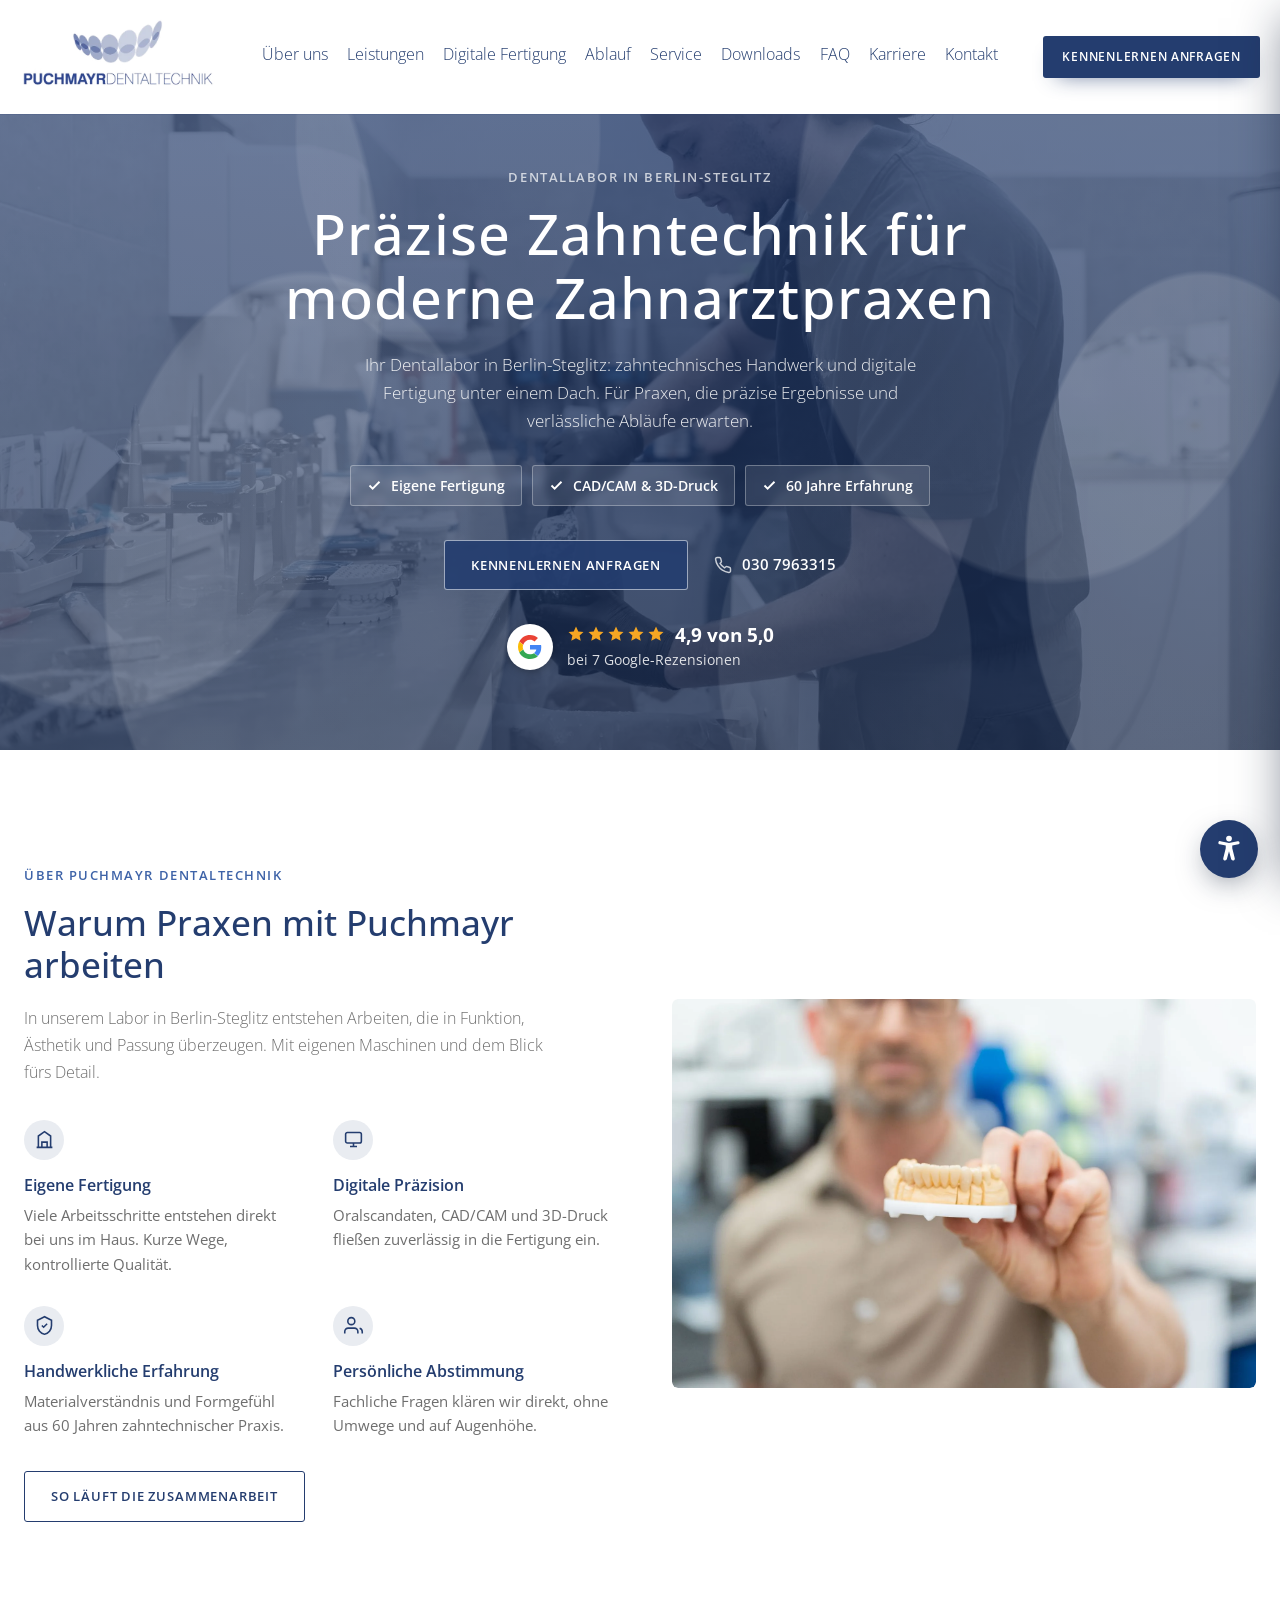
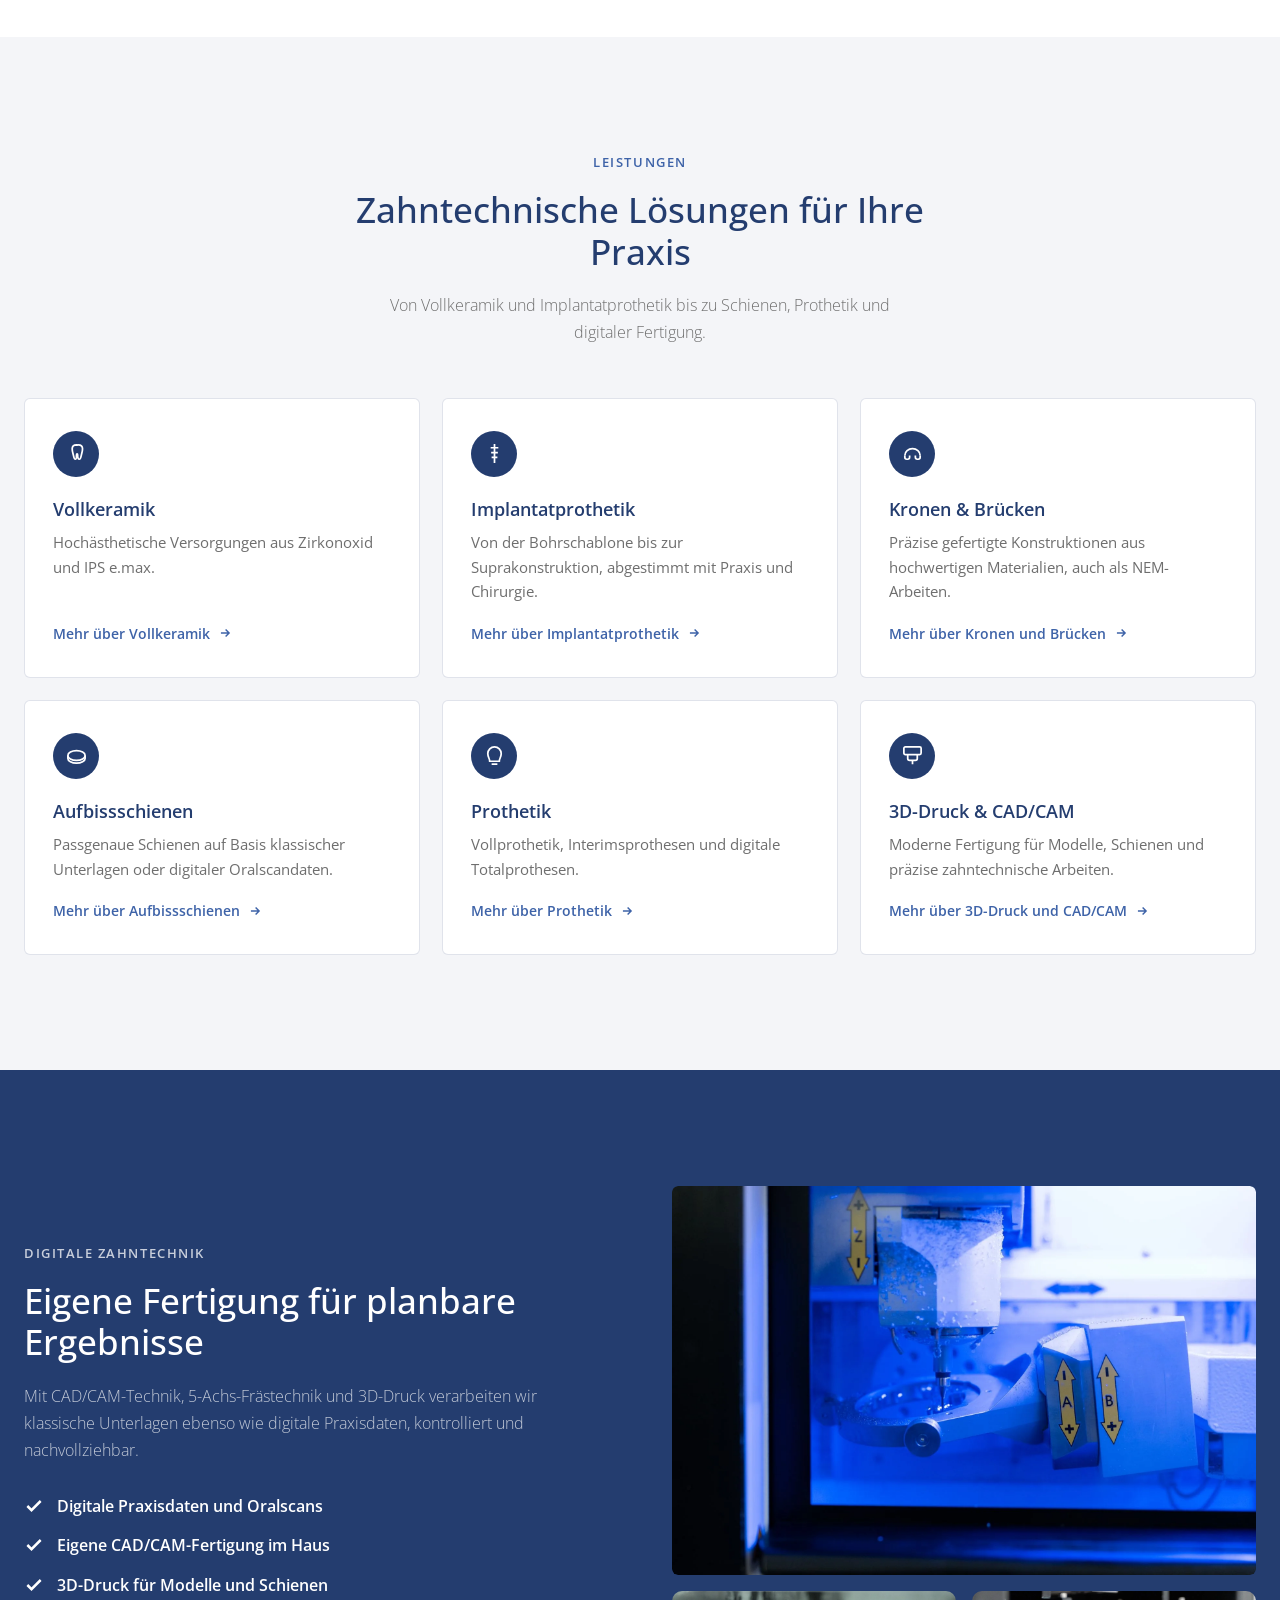
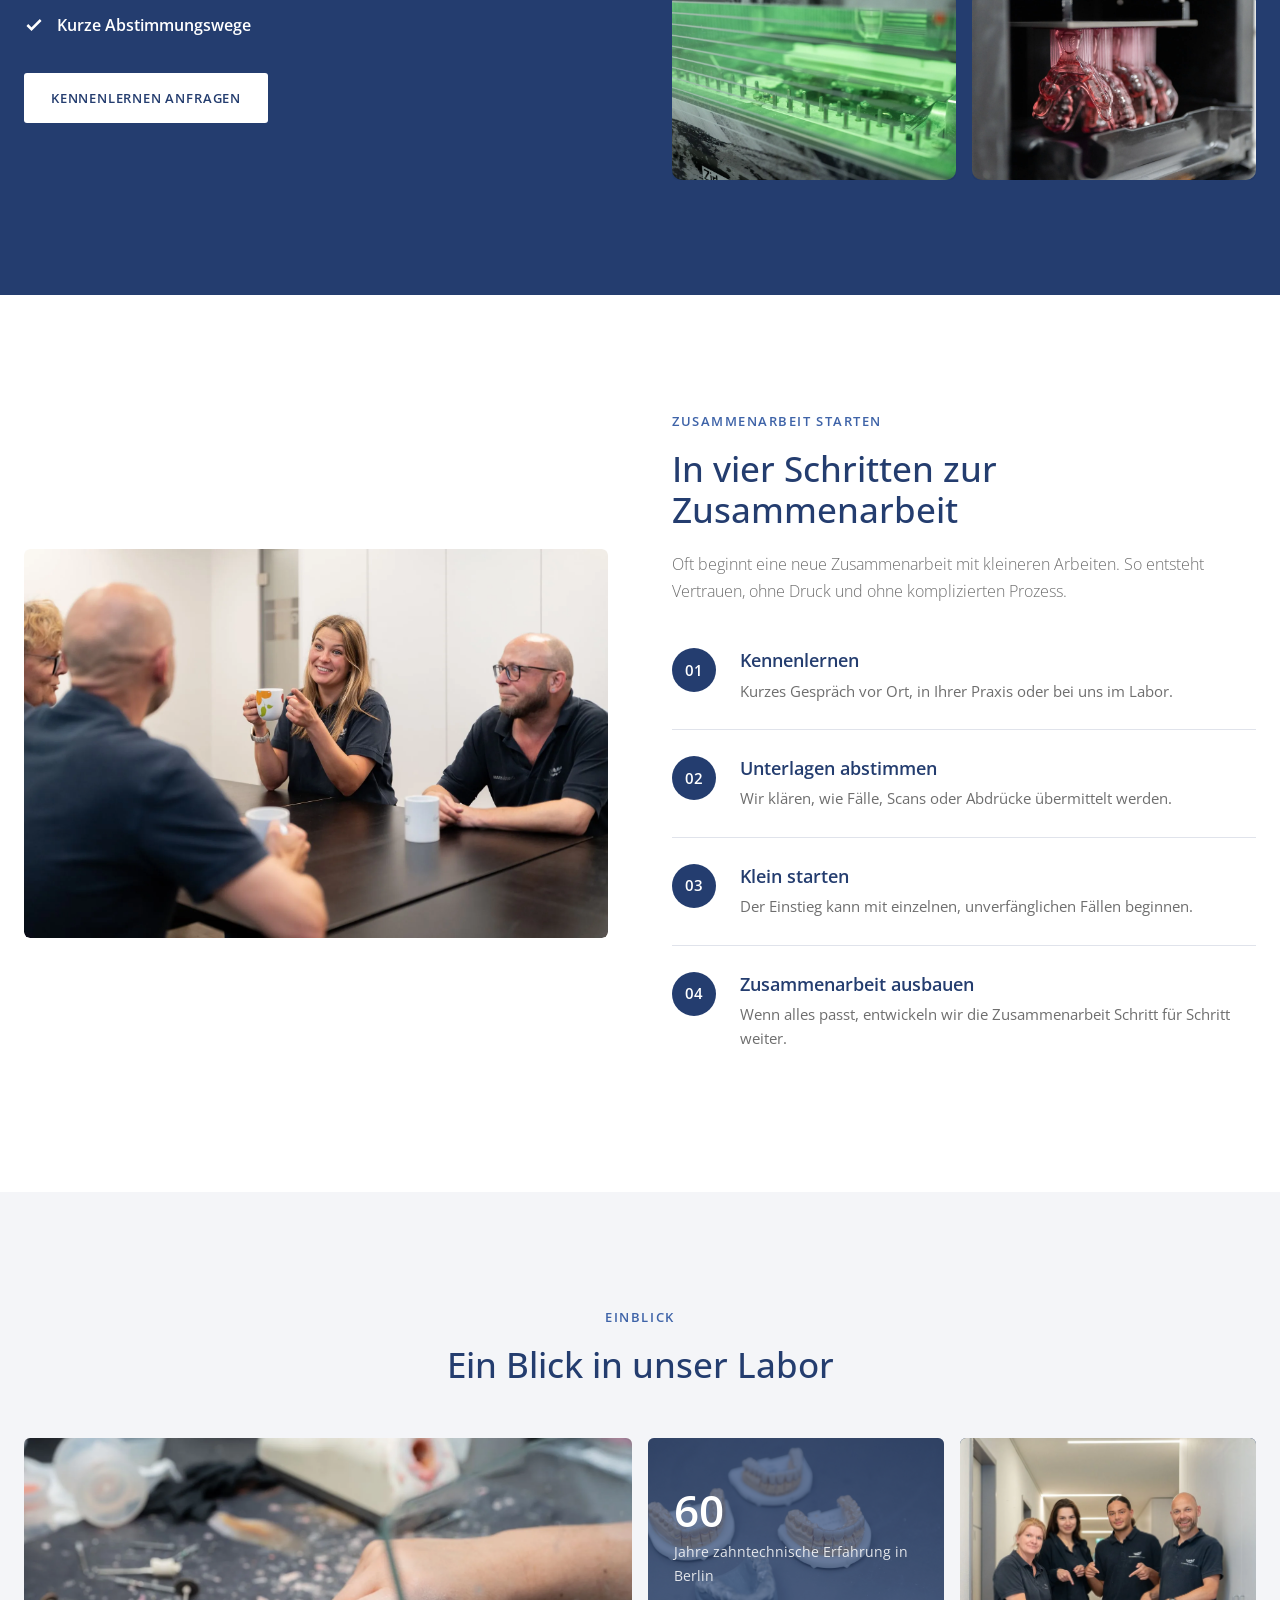
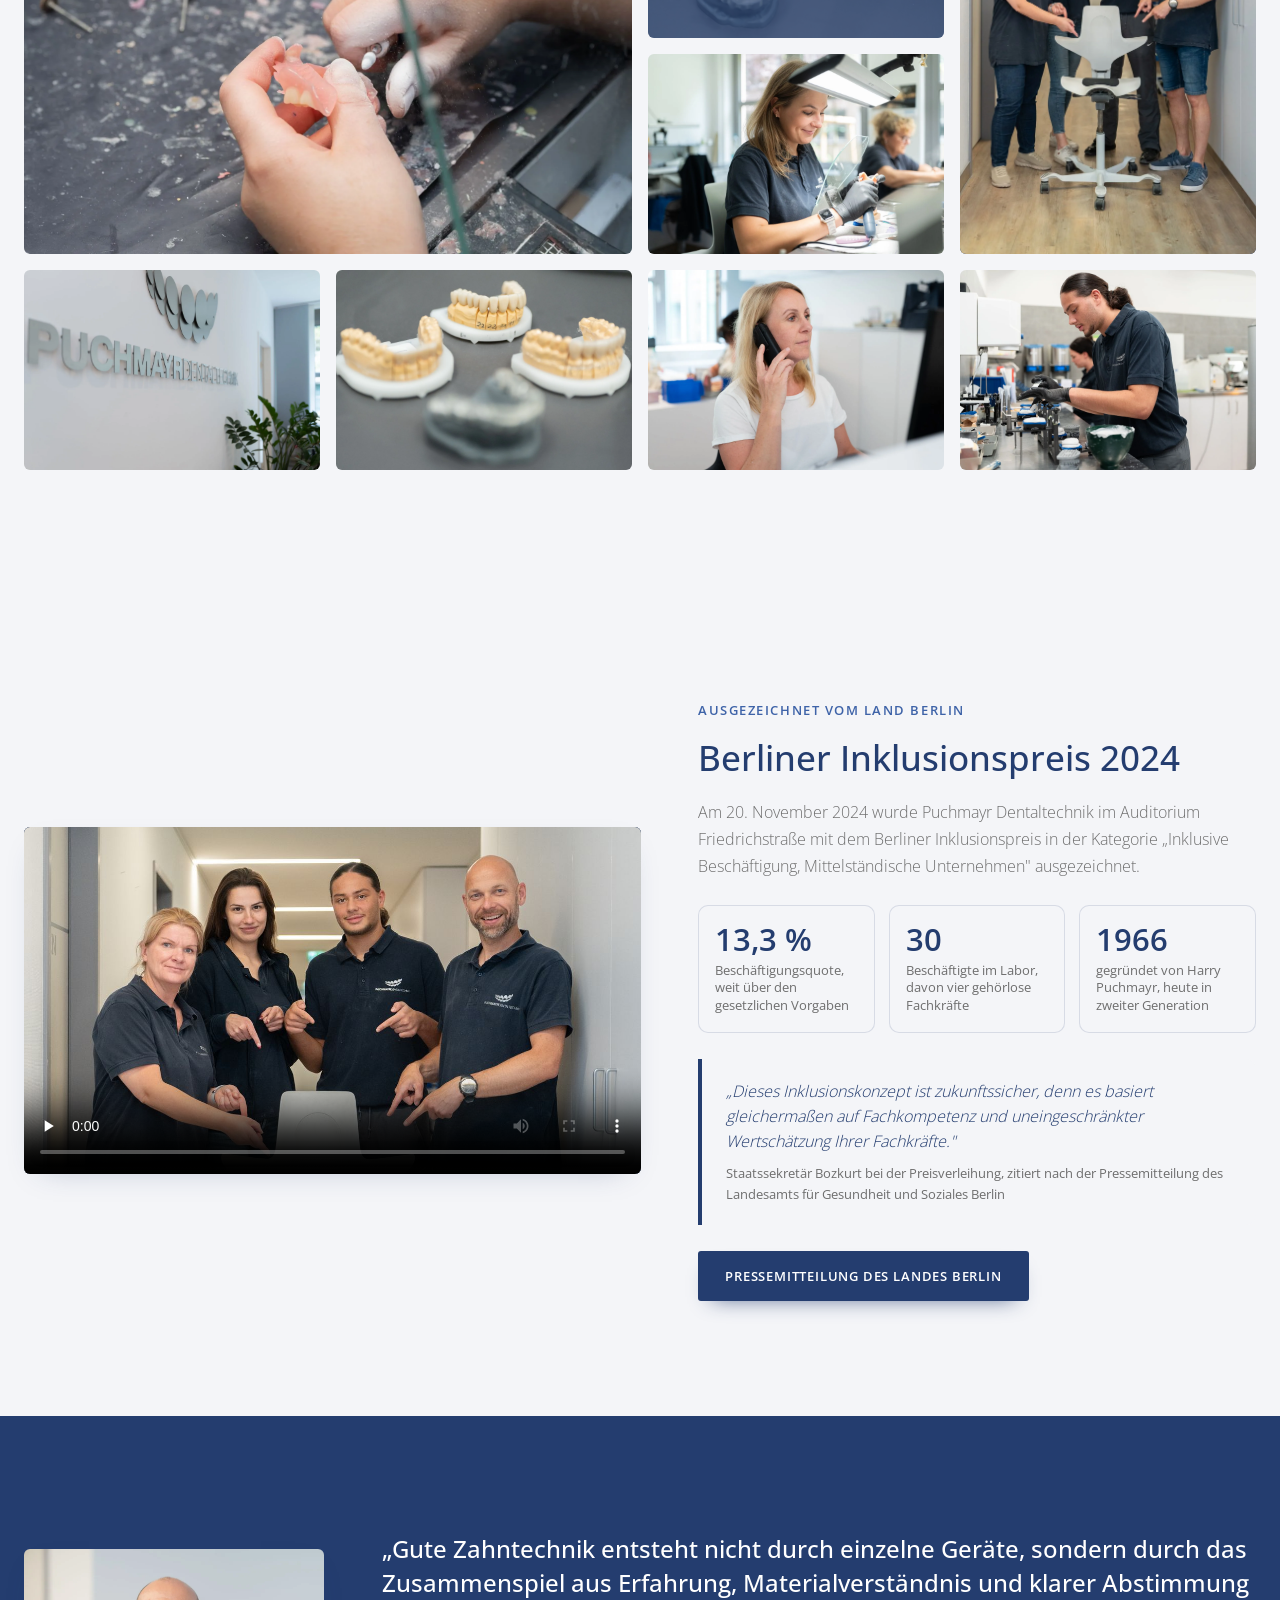
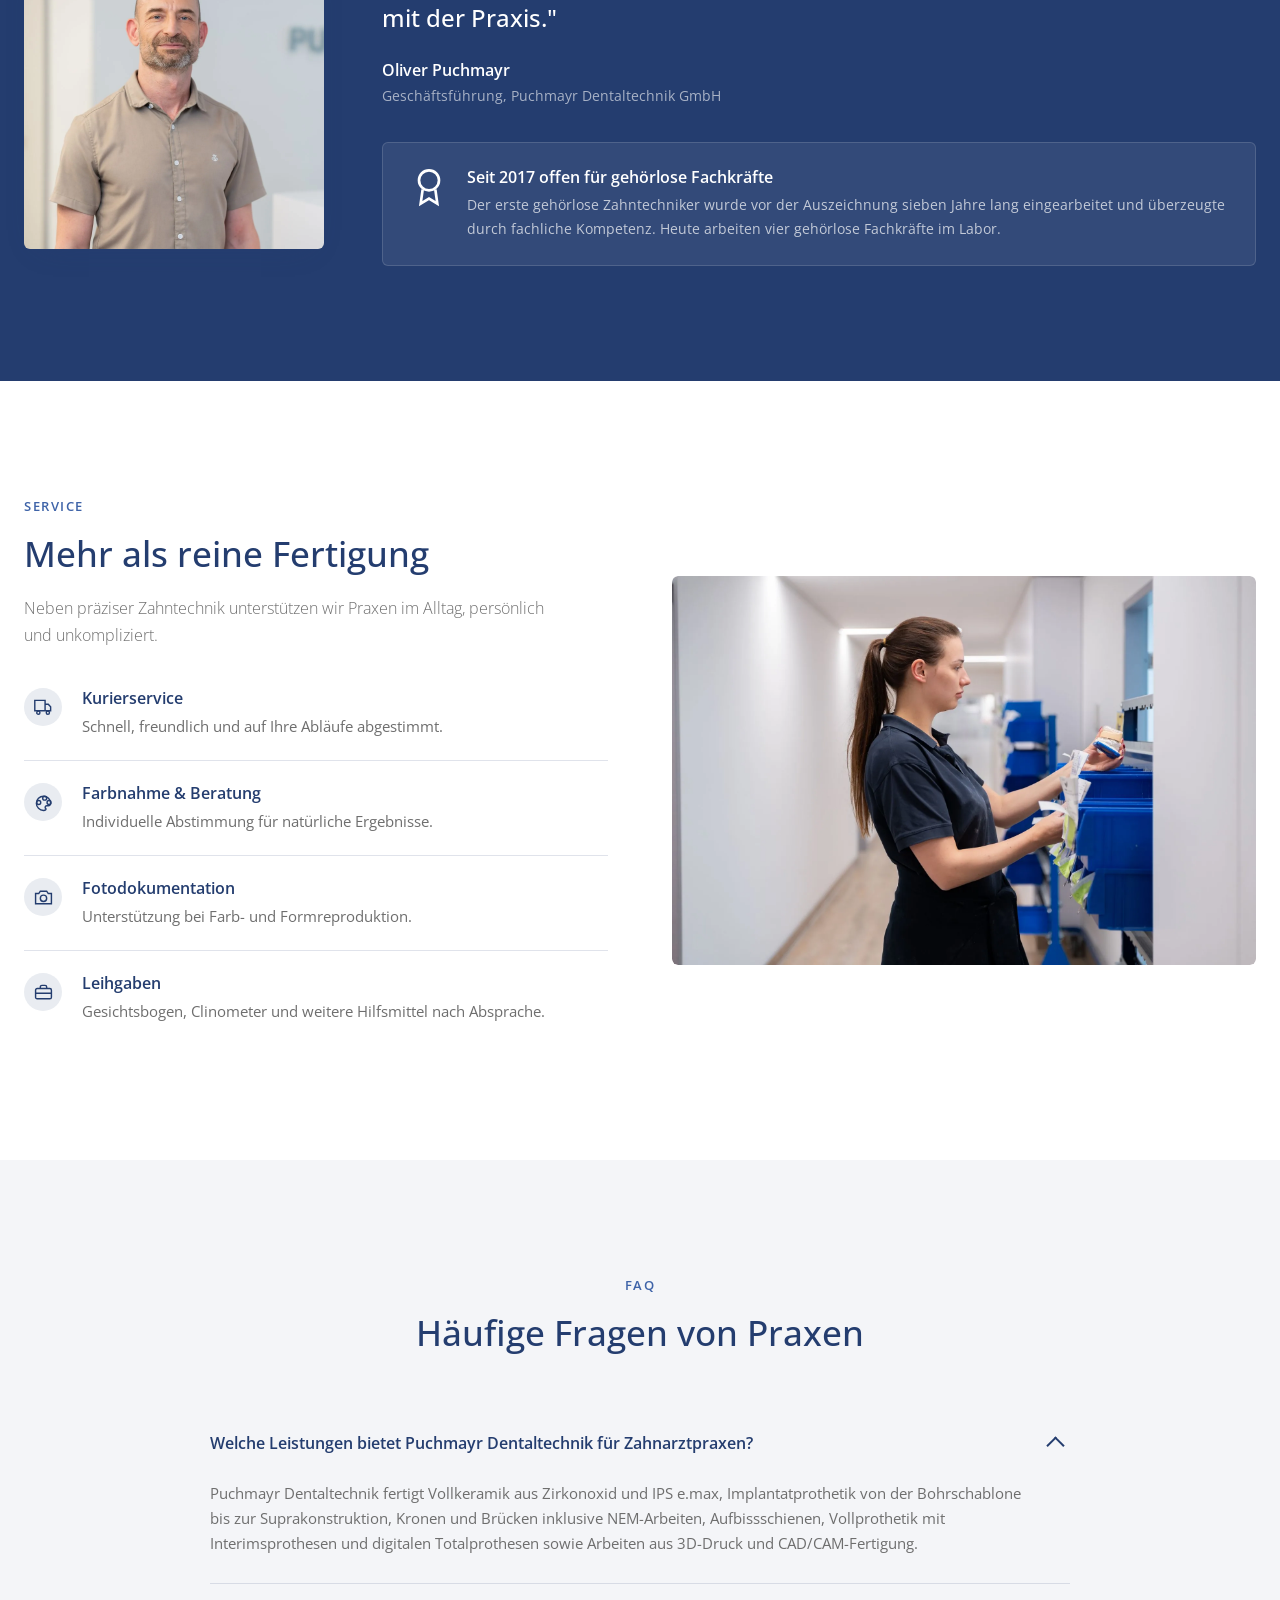
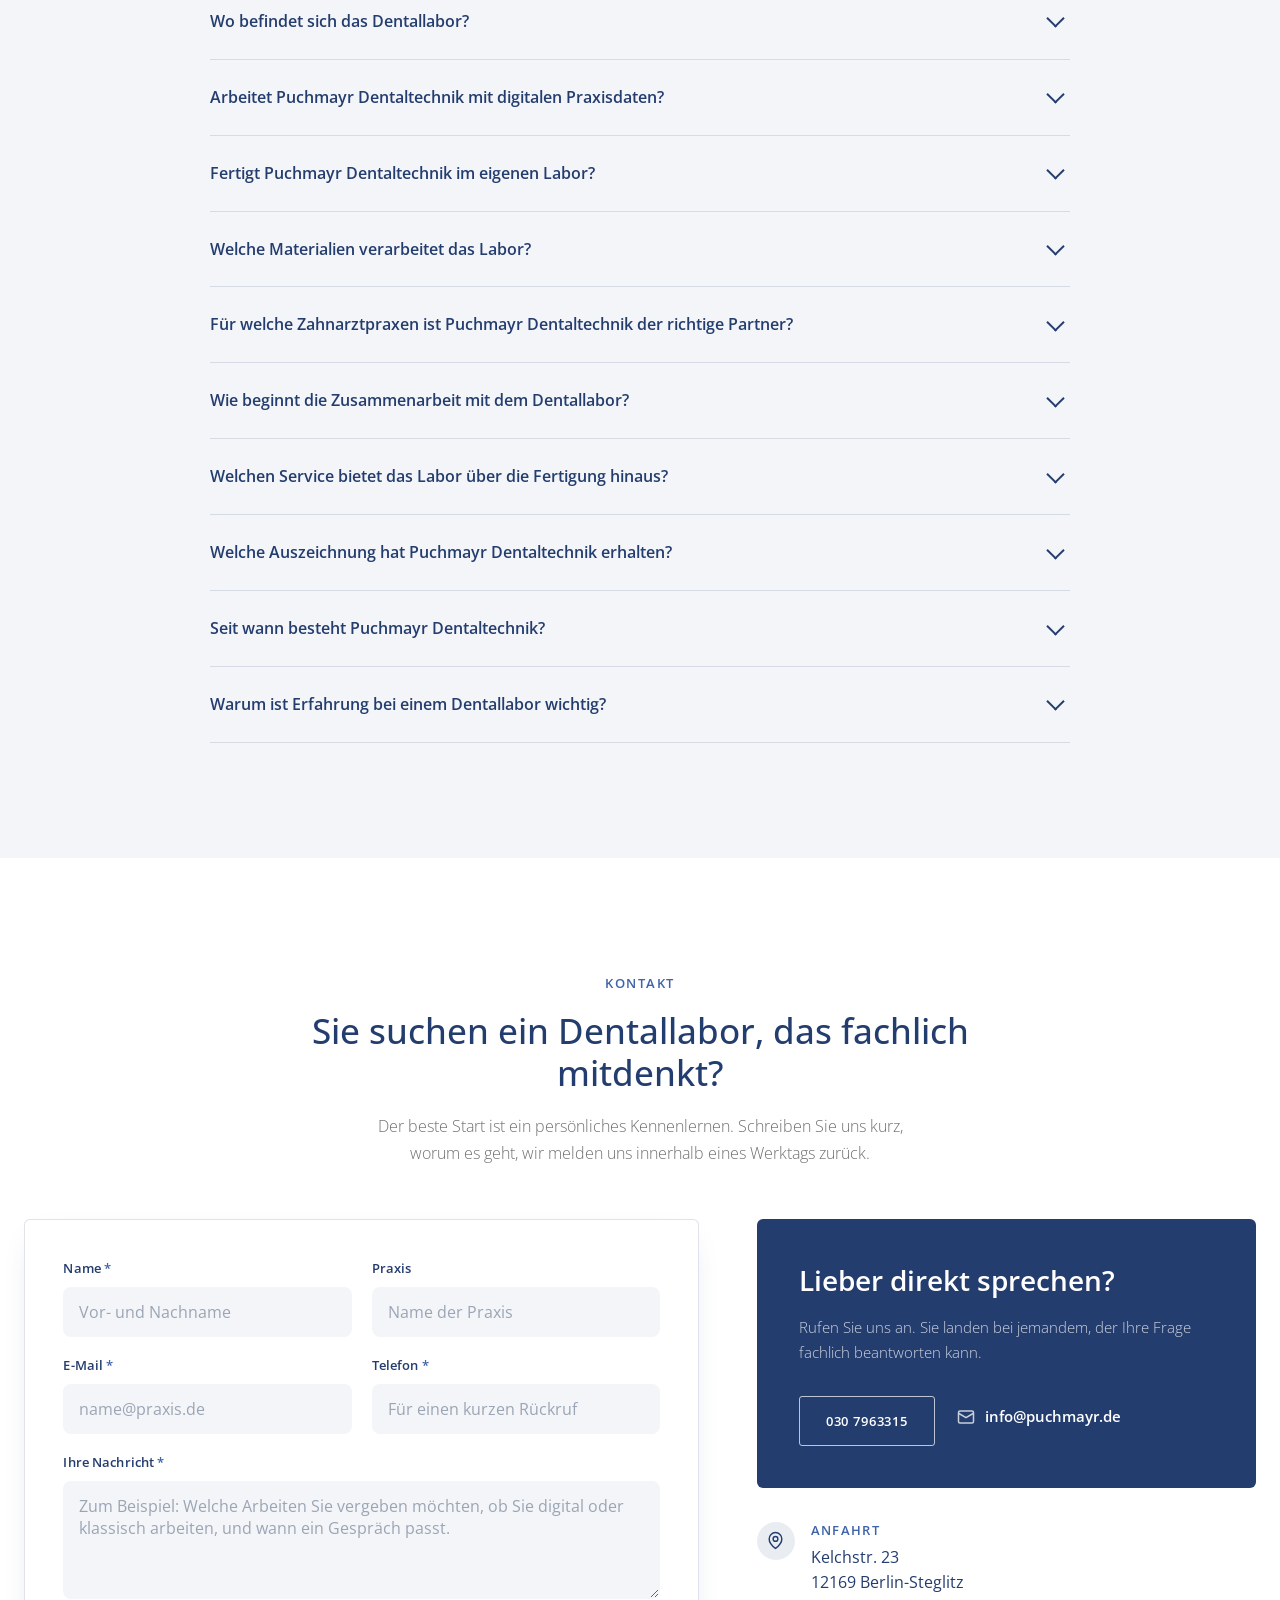
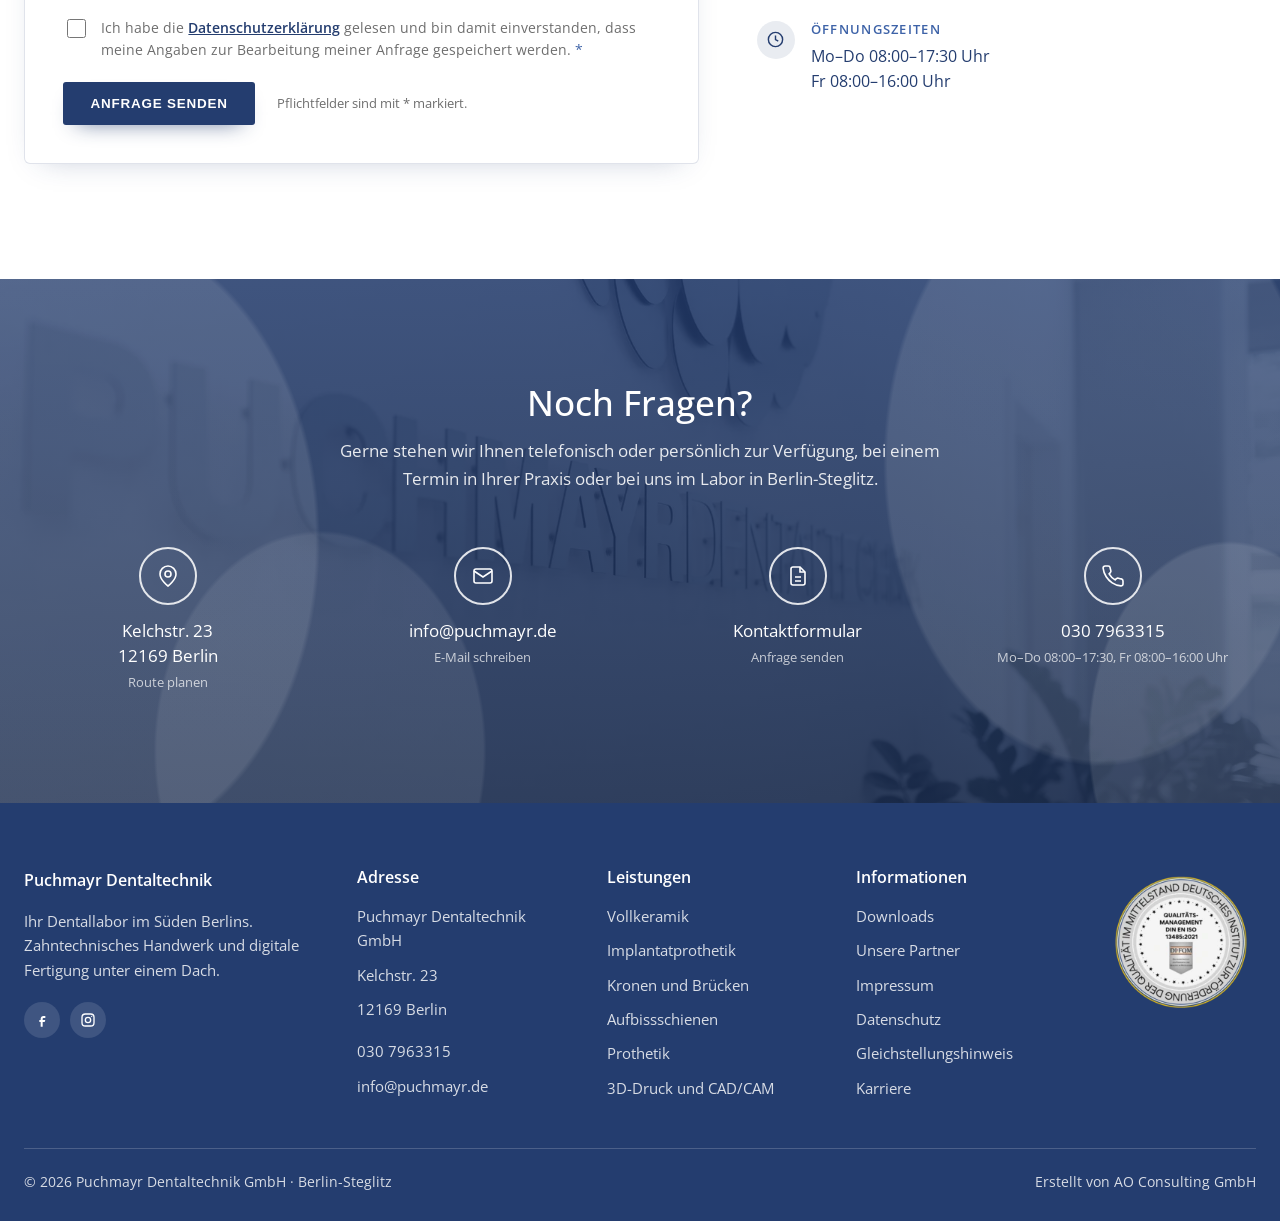
<file: website/index.html>
<!DOCTYPE html>
<html lang="de">
<head>
<meta charset="utf-8">
<!-- Google Search Console: Bestaetigung ueber HTML-Tag.
     search.google.com/search-console -> Property hinzufuegen -> Praefix-URL ->
     "HTML-Tag" -> Code kopieren, unten eintragen, Zeile aktiv schalten, dann
     in der Search Console auf "Bestaetigen". Alternativ per DNS-Eintrag.
<meta name="google-site-verification" content="HIER-CODE-EINTRAGEN">
-->
<meta name="viewport" content="width=device-width, initial-scale=1">

<!-- ===== SEO: Title und Description ===================================
     Title: 58 Zeichen. Vorn das Hauptkeyword, dann der Ort, dann die Marke.
     Description: 154 Zeichen, spricht Zahnarztpraxen direkt an. ============ -->
<title>Dentallabor Berlin-Steglitz für Zahnarztpraxen | Puchmayr</title>
<meta name="description" content="Dentallabor in Berlin-Steglitz für Zahnarztpraxen: Vollkeramik, Implantatprothetik, Kronen und Brücken aus eigener CAD/CAM-Fertigung. 60 Jahre Erfahrung.">
<meta name="robots" content="index, follow, max-image-preview:large, max-snippet:-1">
<meta name="author" content="Puchmayr Dentaltechnik GmbH">

<!-- Vor dem Livegang auf die echte Domain umstellen -->
<link rel="canonical" href="https://www.puchmayr.de/">

<!-- ===== Open Graph und Twitter Card ================================== -->
<meta property="og:type" content="website">
<meta property="og:locale" content="de_DE">
<meta property="og:site_name" content="Puchmayr Dentaltechnik GmbH">
<meta property="og:title" content="Dentallabor Berlin-Steglitz für Zahnarztpraxen | Puchmayr">
<meta property="og:description" content="Vollkeramik, Implantatprothetik, Kronen und Brücken aus eigener CAD/CAM-Fertigung in Berlin-Steglitz. 60 Jahre zahntechnische Erfahrung.">
<meta property="og:url" content="https://www.puchmayr.de/">
<meta property="og:image" content="https://www.puchmayr.de/img/dentallabor-berlin-steglitz-zahntechniker-arbeitsplatz.jpg">
<meta property="og:image:width" content="1800">
<meta property="og:image:height" content="1200">
<meta property="og:image:alt" content="Zahntechniker bei der Arbeit im Dentallabor Puchmayr in Berlin-Steglitz">
<meta name="twitter:card" content="summary_large_image">
<meta name="twitter:title" content="Dentallabor Berlin-Steglitz für Zahnarztpraxen | Puchmayr">
<meta name="twitter:description" content="Vollkeramik, Implantatprothetik, Kronen und Brücken aus eigener CAD/CAM-Fertigung. 60 Jahre zahntechnische Erfahrung.">
<meta name="twitter:image" content="https://www.puchmayr.de/img/dentallabor-berlin-steglitz-zahntechniker-arbeitsplatz.jpg">

<meta name="theme-color" content="#243D6F">

<link rel="icon" href="img/favicon.svg" type="image/svg+xml">
<link rel="icon" href="img/favicon-32.png" sizes="32x32" type="image/png">
<link rel="apple-touch-icon" href="img/apple-touch-icon.png">
<meta name="geo.region" content="DE-BE">
<meta name="geo.placename" content="Berlin-Steglitz">
<meta name="geo.position" content="52.450844;13.3575369">
<meta name="ICBM" content="52.450844, 13.3575369">

<!-- Schriften lokal, keine Verbindung zu Google -->
<link rel="preload" href="fonts/open-sans-latin-400-normal.woff2" as="font" type="font/woff2" crossorigin>
<link rel="preload" href="fonts/open-sans-latin-600-normal.woff2" as="font" type="font/woff2" crossorigin>
<link rel="stylesheet" href="assets/schrift.css">
<link rel="stylesheet" href="assets/stil.css">
<link rel="stylesheet" href="assets/barrierefreiheit.css">
<link rel="stylesheet" href="assets/einwilligung.css">
<!-- ============================================================
     STRUKTURIERTE DATEN (Schema.org, JSON-LD)
     Grundlage für Google Rich Results und für GEO: ChatGPT,
     Perplexity und die KI-Übersicht lesen diese Angaben aus.
     Alle Werte sind belegt. Absichtlich NICHT enthalten:
     aggregateRating. Die 4,9 Sterne stammen aus Google-Rezensionen,
     nicht von dieser Website. Solche Fremdbewertungen als eigene
     auszuzeichnen verstößt gegen die Google-Richtlinien und kann
     eine manuelle Maßnahme auslösen.
     ============================================================ -->
<script type="application/ld+json">
{
  "@context": "https://schema.org",
  "@graph": [
    {
      "@type": [
        "LocalBusiness",
        "Organization"
      ],
      "@id": "https://www.puchmayr.de/#organisation",
      "name": "Puchmayr Dentaltechnik GmbH",
      "alternateName": "Puchmayr Dentaltechnik",
      "legalName": "Puchmayr Dentaltechnik GmbH",
      "description": "Dentallabor in Berlin-Steglitz für Zahnarztpraxen. Vollkeramik, Implantatprothetik, Kronen und Brücken, Aufbissschienen und Prothetik aus eigener CAD/CAM- und 3D-Druck-Fertigung.",
      "slogan": "Präzise Zahntechnik für moderne Zahnarztpraxen",
      "url": "https://www.puchmayr.de/",
      "logo": {
        "@type": "ImageObject",
        "@id": "https://www.puchmayr.de/#logo",
        "url": "https://www.puchmayr.de/img/logo-puchmayr.png",
        "width": 526,
        "height": 209,
        "caption": "Puchmayr Dentaltechnik GmbH"
      },
      "image": "https://www.puchmayr.de/img/dentallabor-berlin-steglitz-zahntechniker-arbeitsplatz.jpg",
      "telephone": "+49-30-7963315",
      "email": "info@puchmayr.de",
      "address": {
        "@type": "PostalAddress",
        "streetAddress": "Kelchstraße 23",
        "postalCode": "12169",
        "addressLocality": "Berlin",
        "addressRegion": "Berlin",
        "addressCountry": "DE"
      },
      "geo": {
        "@type": "GeoCoordinates",
        "latitude": 52.450844,
        "longitude": 13.3575369
      },
      "hasMap": "https://www.google.com/maps/search/?api=1&query=Kelchstr.+23%2C+12169+Berlin",
      "openingHoursSpecification": [
        {
          "@type": "OpeningHoursSpecification",
          "dayOfWeek": [
            "Monday",
            "Tuesday",
            "Wednesday",
            "Thursday"
          ],
          "opens": "08:00",
          "closes": "17:30"
        },
        {
          "@type": "OpeningHoursSpecification",
          "dayOfWeek": "Friday",
          "opens": "08:00",
          "closes": "16:00"
        }
      ],
      "areaServed": [
        {
          "@type": "City",
          "name": "Berlin"
        },
        {
          "@type": "AdministrativeArea",
          "name": "Brandenburg"
        }
      ],
      "sameAs": [
        "https://www.facebook.com/puchmayr1",
        "https://www.instagram.com/dentaltechnik_puchmayr/",
        "https://puchmayr-karriere.de/"
      ],
      "award": [
        "Berliner Inklusionspreis 2024, Kategorie Inklusive Beschäftigung, Mittelständische Unternehmen"
      ],
      "knowsAbout": [
        "Zahntechnik",
        "Vollkeramik",
        "Zirkonoxid",
        "IPS e.max",
        "Implantatprothetik",
        "Suprakonstruktion",
        "Bohrschablone",
        "Kronen und Brücken",
        "NEM-Arbeiten",
        "Aufbissschienen",
        "Vollprothetik",
        "Interimsprothese",
        "digitale Totalprothese",
        "CAD/CAM-Fertigung",
        "5-Achs-Frästechnik",
        "3D-Druck",
        "Oralscandaten",
        "Farbnahme"
      ],
      "makesOffer": [
        {
          "@type": "Offer",
          "itemOffered": {
            "@type": "Service",
            "name": "Vollkeramik",
            "description": "Hochästhetische Versorgungen aus Zirkonoxid und IPS e.max.",
            "serviceType": "Zahntechnische Vollkeramik",
            "provider": {
              "@id": "https://www.puchmayr.de/#organisation"
            }
          }
        },
        {
          "@type": "Offer",
          "itemOffered": {
            "@type": "Service",
            "name": "Implantatprothetik",
            "description": "Von der Bohrschablone bis zur Suprakonstruktion, abgestimmt mit Praxis und Chirurgie.",
            "serviceType": "Implantatprothetik",
            "provider": {
              "@id": "https://www.puchmayr.de/#organisation"
            }
          }
        },
        {
          "@type": "Offer",
          "itemOffered": {
            "@type": "Service",
            "name": "Kronen und Brücken",
            "description": "Präzise gefertigte Konstruktionen aus hochwertigen Materialien, auch als NEM-Arbeiten.",
            "serviceType": "Kronen und Brücken",
            "provider": {
              "@id": "https://www.puchmayr.de/#organisation"
            }
          }
        },
        {
          "@type": "Offer",
          "itemOffered": {
            "@type": "Service",
            "name": "Aufbissschienen",
            "description": "Passgenaue Schienen auf Basis klassischer Unterlagen oder digitaler Oralscandaten.",
            "serviceType": "Aufbissschienen",
            "provider": {
              "@id": "https://www.puchmayr.de/#organisation"
            }
          }
        },
        {
          "@type": "Offer",
          "itemOffered": {
            "@type": "Service",
            "name": "Prothetik",
            "description": "Vollprothetik, Interimsprothesen und digitale Totalprothesen.",
            "serviceType": "Zahnprothetik",
            "provider": {
              "@id": "https://www.puchmayr.de/#organisation"
            }
          }
        },
        {
          "@type": "Offer",
          "itemOffered": {
            "@type": "Service",
            "name": "3D-Druck und CAD/CAM",
            "description": "Moderne Fertigung für Modelle, Schienen und präzise zahntechnische Arbeiten.",
            "serviceType": "Digitale Zahntechnik",
            "provider": {
              "@id": "https://www.puchmayr.de/#organisation"
            }
          }
        }
      ],
      "potentialAction": {
        "@type": "CommunicateAction",
        "name": "Kennenlerngespräch anfragen",
        "target": "https://www.puchmayr.de/#kontakt"
      },
      "foundingDate": "1966",
      "founder": {
        "@type": "Person",
        "name": "Harry Puchmayr"
      },
      "numberOfEmployees": {
        "@type": "QuantitativeValue",
        "value": 30
      },
      "employee": {
        "@type": "Person",
        "name": "Oliver Puchmayr",
        "jobTitle": "Geschäftsführer"
      },
      "subjectOf": {
        "@type": "NewsArticle",
        "headline": "Berliner Inklusionspreis 2024 verliehen",
        "url": "https://www.berlin.de/lageso/service/pressemitteilungen/2024/pressemitteilung.1504694.php",
        "datePublished": "2024-11-20",
        "publisher": {
          "@type": "GovernmentOrganization",
          "name": "Landesamt für Gesundheit und Soziales Berlin"
        },
        "about": {
          "@id": "https://www.puchmayr.de/#organisation"
        }
      },
      "hasCredential": {
        "@type": "EducationalOccupationalCredential",
        "name": "Berliner Inklusionspreis 2024",
        "credentialCategory": "Auszeichnung",
        "recognizedBy": {
          "@type": "GovernmentOrganization",
          "name": "Land Berlin, Landesamt für Gesundheit und Soziales"
        }
      }
    },
    {
      "@type": "WebSite",
      "@id": "https://www.puchmayr.de/#website",
      "url": "https://www.puchmayr.de/",
      "name": "Puchmayr Dentaltechnik GmbH",
      "inLanguage": "de-DE",
      "publisher": {
        "@id": "https://www.puchmayr.de/#organisation"
      }
    },
    {
      "@type": "WebPage",
      "@id": "https://www.puchmayr.de/#startseite",
      "url": "https://www.puchmayr.de/",
      "name": "Dentallabor Berlin-Steglitz für Zahnarztpraxen | Puchmayr",
      "description": "Dentallabor in Berlin-Steglitz für Zahnarztpraxen: Vollkeramik, Implantatprothetik, Kronen und Brücken aus eigener CAD/CAM-Fertigung. 60 Jahre Erfahrung.",
      "inLanguage": "de-DE",
      "isPartOf": {
        "@id": "https://www.puchmayr.de/#website"
      },
      "about": {
        "@id": "https://www.puchmayr.de/#organisation"
      },
      "primaryImageOfPage": "https://www.puchmayr.de/img/dentallabor-berlin-steglitz-zahntechniker-arbeitsplatz.jpg"
    },
    {
      "@type": "FAQPage",
      "@id": "https://www.puchmayr.de/#faq",
      "isPartOf": {
        "@id": "https://www.puchmayr.de/#startseite"
      },
      "mainEntity": [
        {
          "@type": "Question",
          "name": "Welche Leistungen bietet Puchmayr Dentaltechnik für Zahnarztpraxen?",
          "acceptedAnswer": {
            "@type": "Answer",
            "text": "Puchmayr Dentaltechnik fertigt Vollkeramik aus Zirkonoxid und IPS e.max, Implantatprothetik von der Bohrschablone bis zur Suprakonstruktion, Kronen und Brücken inklusive NEM-Arbeiten, Aufbissschienen, Vollprothetik mit Interimsprothesen und digitalen Totalprothesen sowie Arbeiten aus 3D-Druck und CAD/CAM-Fertigung."
          }
        },
        {
          "@type": "Question",
          "name": "Wo befindet sich das Dentallabor?",
          "acceptedAnswer": {
            "@type": "Answer",
            "text": "Das Labor liegt in der Kelchstraße 23 in 12169 Berlin-Steglitz, im Ortsteil Südende. Parkplätze gibt es direkt in der Straße. Erreichbar ist das Labor montags bis donnerstags von 08:00 bis 17:30 Uhr und freitags von 08:00 bis 16:00 Uhr unter 030 7963315."
          }
        },
        {
          "@type": "Question",
          "name": "Arbeitet Puchmayr Dentaltechnik mit digitalen Praxisdaten?",
          "acceptedAnswer": {
            "@type": "Answer",
            "text": "Ja. Das Labor verarbeitet digitale Unterlagen und Oralscandaten und bindet sie in die eigenen CAD/CAM- und 3D-Druckprozesse ein. Klassische Abdrücke werden ebenso verarbeitet, Praxen müssen ihren Arbeitsablauf also nicht umstellen."
          }
        },
        {
          "@type": "Question",
          "name": "Fertigt Puchmayr Dentaltechnik im eigenen Labor?",
          "acceptedAnswer": {
            "@type": "Answer",
            "text": "Ja. Viele Arbeiten entstehen direkt im eigenen Labor in Berlin-Steglitz. Zur Ausstattung gehören CAD/CAM-Technik, 5-Achs-Frästechnik und 3D-Druck. Durch eigene Maschinen und eingespielte Prozesse bleibt die Qualität von der Planung bis zur fertigen Arbeit kontrollierbar."
          }
        },
        {
          "@type": "Question",
          "name": "Für welche Zahnarztpraxen ist Puchmayr Dentaltechnik der richtige Partner?",
          "acceptedAnswer": {
            "@type": "Answer",
            "text": "Puchmayr Dentaltechnik passt zu Praxen, die Wert auf Qualität, persönliche Abstimmung und verlässliche Ergebnisse legen. Wichtig ist eine Zusammenarbeit auf Augenhöhe, bei der fachliche Fragen direkt und lösungsorientiert besprochen werden."
          }
        },
        {
          "@type": "Question",
          "name": "Wie beginnt die Zusammenarbeit mit dem Dentallabor?",
          "acceptedAnswer": {
            "@type": "Answer",
            "text": "Der Einstieg beginnt mit einem kurzen persönlichen Gespräch, entweder in der Praxis oder im Labor in Berlin-Steglitz. Danach wird geklärt, wie Fälle, Scans und Abdrücke übermittelt werden. In der Regel startet die Zusammenarbeit mit einzelnen Arbeiten und wird Schritt für Schritt ausgebaut."
          }
        },
        {
          "@type": "Question",
          "name": "Welche Materialien verarbeitet das Labor?",
          "acceptedAnswer": {
            "@type": "Answer",
            "text": "Für Vollkeramik kommen Zirkonoxid und IPS e.max zum Einsatz. Kronen und Brücken werden auch als NEM-Arbeiten gefertigt. Für Modelle, Schienen und Prothetik nutzt das Labor eigene 3D-Druck- und CAD/CAM-Verfahren."
          }
        },
        {
          "@type": "Question",
          "name": "Welchen Service bietet das Labor über die Fertigung hinaus?",
          "acceptedAnswer": {
            "@type": "Answer",
            "text": "Zum Service gehören ein eigener Kurierservice, individuelle Farbnahme und Beratung, Fotodokumentation zur Farb- und Formreproduktion sowie Leihgaben wie Gesichtsbogen und Clinometer nach Absprache."
          }
        },
        {
          "@type": "Question",
          "name": "Warum ist Erfahrung bei einem Dentallabor wichtig?",
          "acceptedAnswer": {
            "@type": "Answer",
            "text": "Zahntechnik erfordert nicht nur moderne Ausstattung, sondern auch Materialverständnis, handwerkliches Können und ein Gefühl für Funktion und Ästhetik. Puchmayr Dentaltechnik bringt 60 Jahre zahntechnische Erfahrung mit und setzt damit auch individuelle Anforderungen sauber um."
          }
        },
        {
          "@type": "Question",
          "name": "Welche Auszeichnung hat Puchmayr Dentaltechnik erhalten?",
          "acceptedAnswer": {
            "@type": "Answer",
            "text": "Puchmayr Dentaltechnik wurde am 20. November 2024 mit dem Berliner Inklusionspreis in der Kategorie Inklusive Beschäftigung, Mittelständische Unternehmen ausgezeichnet. Das Labor beschäftigt 30 Mitarbeitende, darunter vier gehörlose Fachkräfte. Die Beschäftigungsquote von 13,3 Prozent liegt weit über den gesetzlichen Vorgaben. Vergeben wurde der Preis vom Land Berlin über das Landesamt für Gesundheit und Soziales."
          }
        },
        {
          "@type": "Question",
          "name": "Seit wann besteht Puchmayr Dentaltechnik?",
          "acceptedAnswer": {
            "@type": "Answer",
            "text": "Den Grundstein des Dentallabors legte Harry Puchmayr im Jahr 1966. Heute wird das Unternehmen in zweiter Generation von seinem Sohn Oliver Puchmayr geführt. Damit bringt Puchmayr Dentaltechnik 60 Jahre zahntechnische Erfahrung in Berlin mit."
          }
        }
      ]
    },
    {
      "@type": "VideoObject",
      "@id": "https://www.puchmayr.de/#video-inklusionspreis",
      "name": "Inklusionspreis Berlin 2024, Puchmayr Dentaltechnik GmbH",
      "description": "Beitrag des Landesamts für Gesundheit und Soziales Berlin zur Verleihung des Berliner Inklusionspreises 2024 an die Puchmayr Dentaltechnik GmbH.",
      "contentUrl": "https://www.puchmayr.de/video/berliner-inklusionspreis-2024-puchmayr-dentaltechnik.mp4",
      "thumbnailUrl": "https://www.puchmayr.de/img/team-puchmayr-dentaltechnik-berlin-steglitz.jpg",
      "uploadDate": "2024-11-20",
      "about": {
        "@id": "https://www.puchmayr.de/#organisation"
      },
      "publisher": {
        "@type": "GovernmentOrganization",
        "name": "Landesamt für Gesundheit und Soziales Berlin"
      }
    }
  ]
}
</script>
</head>
<body>

<!-- Sprunglinks für Tastatur und Screenreader -->
<a class="sprunglink" href="#inhalt">Zum Inhalt springen</a>
<a class="sprunglink" href="#kontakt" style="left:210px">Zum Kontakt springen</a>

<!-- ============ HEADER ============ -->
<header id="hdr">
  <div class="wrap nav">
    <a href="#top" class="nav__logo">
      <picture><source srcset="img/logo-puchmayr.webp" type="image/webp"><img src="img/logo-puchmayr.png" class="nav__logo--inv" alt="Puchmayr Dentaltechnik GmbH" data-logo width="526" height="209" loading="lazy" decoding="async"></picture>
      <span class="wordmark" hidden><b>PUCHMAYR</b>DENTALTECHNIK</span>
    </a>
    <ul class="nav__links">
      <li><a href="#ueber">Über uns</a></li>
      <li><a href="#leistungen">Leistungen</a></li>
      <li><a href="#fertigung">Digitale Fertigung</a></li>
      <li><a href="#ablauf">Ablauf</a></li>
      <li><a href="#service">Service</a></li>
      <li><a href="downloads.html">Downloads</a></li>
      <li><a href="#faq">FAQ</a></li>
      <li><a href="https://puchmayr-karriere.de/" target="_blank" rel="noopener">Karriere</a></li>
      <li><a href="#kontakt">Kontakt</a></li>
    </ul>
    <a href="#kontakt" class="btn btn--primary nav__cta">Kennenlernen anfragen</a>
    <button class="nav__burger" aria-label="Menü"><span></span><span></span><span></span></button>
  </div>
</header>

<main id="inhalt">

<!-- ============ HERO ============ -->
<section class="hero" id="top" aria-label="Einstieg">
  <div class="hero__bg">
    <picture><source srcset="img/dentallabor-berlin-steglitz-zahntechniker-arbeitsplatz.webp" type="image/webp"><img src="img/dentallabor-berlin-steglitz-zahntechniker-arbeitsplatz.jpg" alt="Zahntechniker bei der Arbeit im Labor von Puchmayr Dentaltechnik in Berlin-Steglitz" width="1800" height="1200" fetchpriority="high" decoding="async"></picture>
  </div>
  <div class="wrap">
    <div class="hero__inner">
      <!-- Der Ortsbezug steht bewusst innerhalb der h1, damit das Hauptkeyword
           in der wichtigsten Überschrift der Seite vorkommt. -->
      <h1>
        <span class="kicker" style="color:rgba(255,255,255,.72)">Dentallabor in Berlin-Steglitz</span>
        Präzise Zahntechnik für <span class="mark mark--light">moderne</span> Zahnarztpraxen
      </h1>
      <p class="hero__lead">
        Ihr Dentallabor in Berlin-Steglitz: zahntechnisches Handwerk und digitale
        Fertigung unter einem Dach. Für Praxen, die präzise Ergebnisse und
        verlässliche Abläufe erwarten.
      </p>
      <ul class="hero__usps">
        <li><svg viewBox="0 0 24 24" fill="none" stroke="currentColor" stroke-width="3"><path d="M20 6 9 17l-5-5"/></svg>Eigene Fertigung</li>
        <li><svg viewBox="0 0 24 24" fill="none" stroke="currentColor" stroke-width="3"><path d="M20 6 9 17l-5-5"/></svg>CAD/CAM &amp; 3D-Druck</li>
        <li><svg viewBox="0 0 24 24" fill="none" stroke="currentColor" stroke-width="3"><path d="M20 6 9 17l-5-5"/></svg>60 Jahre Erfahrung</li>
      </ul>
      <div class="hero__actions">
        <a href="#kontakt" class="btn btn--primary">Kennenlernen anfragen</a>
        <a href="tel:+49307963315" class="phone-link">
          <svg viewBox="0 0 24 24" fill="none" stroke="currentColor" stroke-width="2"><path d="M22 16.9v3a2 2 0 0 1-2.2 2 19.8 19.8 0 0 1-8.6-3.1 19.5 19.5 0 0 1-6-6A19.8 19.8 0 0 1 2.1 4.2 2 2 0 0 1 4.1 2h3a2 2 0 0 1 2 1.7c.1 1 .4 1.9.7 2.8a2 2 0 0 1-.5 2.1L8.1 9.9a16 16 0 0 0 6 6l1.3-1.2a2 2 0 0 1 2.1-.5c.9.3 1.8.6 2.8.7a2 2 0 0 1 1.7 2Z"/></svg>
          030 7963315
        </a>
      </div>
      <div class="rating">
        <div class="rating__g" role="img" aria-label="Google"><svg viewBox="0 0 48 48" aria-hidden="true" focusable="false"><path fill="#EA4335" d="M24 9.5c3.5 0 6.6 1.2 9.1 3.5l6.8-6.8C35.8 2.4 30.2 0 24 0 14.6 0 6.5 5.4 2.6 13.2l7.9 6.1C12.4 13.7 17.7 9.5 24 9.5z"/><path fill="#4285F4" d="M46.5 24.5c0-1.6-.1-3.1-.4-4.5H24v9h12.7c-.6 3-2.3 5.5-4.8 7.2l7.7 6c4.5-4.2 6.9-10.3 6.9-17.7z"/><path fill="#FBBC05" d="M10.5 28.7A14.5 14.5 0 0 1 9.5 24c0-1.6.3-3.2.8-4.7l-7.9-6.1A24 24 0 0 0 0 24c0 3.9.9 7.5 2.6 10.8l7.9-6.1z"/><path fill="#34A853" d="M24 48c6.2 0 11.6-2 15.6-5.6l-7.7-6c-2.1 1.4-4.8 2.3-7.9 2.3-6.3 0-11.6-4.2-13.5-9.9l-7.9 6.1C6.5 42.6 14.6 48 24 48z"/></svg></div>
        <div class="rating__body">
          <div class="rating__top"><div class="stars">
            <svg viewBox="0 0 24 24" fill="currentColor"><path d="m12 2 3 6.6 7 .7-5.2 4.8 1.5 7L12 17.6 5.7 21l1.5-7L2 9.3l7-.7Z"/></svg>
            <svg viewBox="0 0 24 24" fill="currentColor"><path d="m12 2 3 6.6 7 .7-5.2 4.8 1.5 7L12 17.6 5.7 21l1.5-7L2 9.3l7-.7Z"/></svg>
            <svg viewBox="0 0 24 24" fill="currentColor"><path d="m12 2 3 6.6 7 .7-5.2 4.8 1.5 7L12 17.6 5.7 21l1.5-7L2 9.3l7-.7Z"/></svg>
            <svg viewBox="0 0 24 24" fill="currentColor"><path d="m12 2 3 6.6 7 .7-5.2 4.8 1.5 7L12 17.6 5.7 21l1.5-7L2 9.3l7-.7Z"/></svg>
            <svg viewBox="0 0 24 24" fill="currentColor"><path d="m12 2 3 6.6 7 .7-5.2 4.8 1.5 7L12 17.6 5.7 21l1.5-7L2 9.3l7-.7Z"/></svg>
          </div><b>4,9 von 5,0</b></div>
          <div class="rating__sub">bei 7 Google-Rezensionen</div>
        </div>
      </div>
    </div>
  </div>
</section>

<!-- ============ WARUM PUCHMAYR ============ -->
<section class="sec" id="ueber" aria-labelledby="t-ueber">
  <div class="wrap split">
    <div>
      <span class="kicker">Über Puchmayr Dentaltechnik</span>
      <h2 id="t-ueber">Warum Praxen mit <span class="mark">Puchmayr</span> arbeiten</h2>
      <p class="lead" style="margin-top:20px">
        In unserem Labor in Berlin-Steglitz entstehen Arbeiten, die in Funktion, Ästhetik
        und Passung überzeugen. Mit eigenen Maschinen und dem Blick fürs Detail.
      </p>

      <div class="features">
        <div class="feature">
          <div class="feature__ico"><svg viewBox="0 0 24 24" fill="none" stroke="currentColor" stroke-width="1.8"><path d="M3 21h18M5 21V8l7-5 7 5v13M9 21v-6h6v6"/></svg></div>
          <h3>Eigene Fertigung</h3>
          <p>Viele Arbeitsschritte entstehen direkt bei uns im Haus. Kurze Wege, kontrollierte Qualität.</p>
        </div>
        <div class="feature">
          <div class="feature__ico"><svg viewBox="0 0 24 24" fill="none" stroke="currentColor" stroke-width="1.8"><rect x="3" y="4" width="18" height="12" rx="2"/><path d="M8 20h8M12 16v4"/></svg></div>
          <h3>Digitale Präzision</h3>
          <p>Oralscandaten, CAD/CAM und 3D-Druck fließen zuverlässig in die Fertigung ein.</p>
        </div>
        <div class="feature">
          <div class="feature__ico"><svg viewBox="0 0 24 24" fill="none" stroke="currentColor" stroke-width="1.8"><path d="M12 2 4 6v6c0 5 3.4 9.4 8 10 4.6-.6 8-5 8-10V6Z"/><path d="m9 12 2 2 4-4"/></svg></div>
          <h3>Handwerkliche Erfahrung</h3>
          <p>Materialverständnis und Formgefühl aus 60 Jahren zahntechnischer Praxis.</p>
        </div>
        <div class="feature">
          <div class="feature__ico"><svg viewBox="0 0 24 24" fill="none" stroke="currentColor" stroke-width="1.8"><path d="M17 21v-2a4 4 0 0 0-4-4H6a4 4 0 0 0-4 4v2"/><circle cx="9.5" cy="7" r="4"/><path d="M22 21v-2a4 4 0 0 0-3-3.9"/></svg></div>
          <h3>Persönliche Abstimmung</h3>
          <p>Fachliche Fragen klären wir direkt, ohne Umwege und auf Augenhöhe.</p>
        </div>
      </div>

      <a href="#ablauf" class="btn btn--outline">So läuft die Zusammenarbeit</a>
    </div>
    <div class="split__media">
      <picture><source srcset="img/zahntechniker-zeigt-fertige-bruecke-gipsmodell.webp" type="image/webp"><img src="img/zahntechniker-zeigt-fertige-bruecke-gipsmodell.jpg" alt="Zahntechniker zeigt eine fertige Brücke auf dem Gipsmodell" width="1800" height="1200" loading="lazy" decoding="async"></picture>
    </div>
  </div>
</section>

<!-- ============ LEISTUNGEN ============ -->
<section class="sec sec--mist" id="leistungen" aria-labelledby="t-leistungen">
  <div class="wrap">
    <div class="sec-head sec-head--center">
      <span class="kicker">Leistungen</span>
      <h2 id="t-leistungen">Zahntechnische <span class="mark">Lösungen</span> für Ihre Praxis</h2>
      <p class="lead" style="margin-inline:auto">
        Von Vollkeramik und Implantatprothetik bis zu Schienen, Prothetik und digitaler Fertigung.
      </p>
    </div>

    <div class="cards">
      <article class="card">
        <div class="card__ico"><svg viewBox="0 0 24 24" fill="none" stroke="currentColor" stroke-width="1.8"><path d="M12 3c-3 0-4.5 1.5-4.5 4 0 3 .8 4.5 1.3 7 .4 2 .8 4 2 4s1.2-3 1.2-4.5 1.2-1.5 1.2 0S13.8 18 15 18s1.6-2 2-4c.5-2.5 1.3-4 1.3-7 0-2.5-1.5-4-4.5-4-1 0-1.3.4-1.8.4S13 3 12 3Z"/></svg></div>
        <h3>Vollkeramik</h3>
        <p>Hochästhetische Versorgungen aus Zirkonoxid und IPS e.max.</p>
        <a class="card__more" href="vollkeramik.html">Mehr über Vollkeramik
    <svg viewBox="0 0 24 24" fill="none" stroke="currentColor" stroke-width="2.5" aria-hidden="true"><path d="M5 12h14M13 6l6 6-6 6"/></svg>
  </a>
      </article>
      <article class="card">
        <div class="card__ico"><svg viewBox="0 0 24 24" fill="none" stroke="currentColor" stroke-width="1.8"><path d="M12 2v20M8 6h8M8.5 11h7M9 16h6"/></svg></div>
        <h3>Implantatprothetik</h3>
        <p>Von der Bohrschablone bis zur Suprakonstruktion, abgestimmt mit Praxis und Chirurgie.</p>
        <a class="card__more" href="implantatprothetik.html">Mehr über Implantatprothetik
    <svg viewBox="0 0 24 24" fill="none" stroke="currentColor" stroke-width="2.5" aria-hidden="true"><path d="M5 12h14M13 6l6 6-6 6"/></svg>
  </a>
      </article>
      <article class="card">
        <div class="card__ico"><svg viewBox="0 0 24 24" fill="none" stroke="currentColor" stroke-width="1.8"><path d="M4 14c0-4 3.6-7 8-7s8 3 8 7"/><path d="M4 14v2a2 2 0 0 0 2 2h1a2 2 0 0 0 2-2v-2M20 14v2a2 2 0 0 1-2 2h-1a2 2 0 0 1-2-2v-2"/></svg></div>
        <h3>Kronen &amp; Brücken</h3>
        <p>Präzise gefertigte Konstruktionen aus hochwertigen Materialien, auch als NEM-Arbeiten.</p>
        <a class="card__more" href="kronen-und-bruecken.html">Mehr über Kronen und Brücken
    <svg viewBox="0 0 24 24" fill="none" stroke="currentColor" stroke-width="2.5" aria-hidden="true"><path d="M5 12h14M13 6l6 6-6 6"/></svg>
  </a>
      </article>
      <article class="card">
        <div class="card__ico"><svg viewBox="0 0 24 24" fill="none" stroke="currentColor" stroke-width="1.8"><path d="M3 12a9 5 0 0 1 18 0 9 5 0 0 1-18 0Z"/><path d="M3 12v3a9 5 0 0 0 18 0v-3"/></svg></div>
        <h3>Aufbissschienen</h3>
        <p>Passgenaue Schienen auf Basis klassischer Unterlagen oder digitaler Oralscandaten.</p>
        <a class="card__more" href="aufbissschienen.html">Mehr über Aufbissschienen
    <svg viewBox="0 0 24 24" fill="none" stroke="currentColor" stroke-width="2.5" aria-hidden="true"><path d="M5 12h14M13 6l6 6-6 6"/></svg>
  </a>
      </article>
      <article class="card">
        <div class="card__ico"><svg viewBox="0 0 24 24" fill="none" stroke="currentColor" stroke-width="1.8"><path d="M5 10c0-3.9 3.1-7 7-7s7 3.1 7 7c0 4-2 5-2 8H7c0-3-2-4-2-8Z"/><path d="M9 21h6"/></svg></div>
        <h3>Prothetik</h3>
        <p>Vollprothetik, Interimsprothesen und digitale Totalprothesen.</p>
        <a class="card__more" href="prothetik.html">Mehr über Prothetik
    <svg viewBox="0 0 24 24" fill="none" stroke="currentColor" stroke-width="2.5" aria-hidden="true"><path d="M5 12h14M13 6l6 6-6 6"/></svg>
  </a>
      </article>
      <article class="card">
        <div class="card__ico"><svg viewBox="0 0 24 24" fill="none" stroke="currentColor" stroke-width="1.8"><rect x="3" y="3" width="18" height="8" rx="1.5"/><path d="M7 11v4a2 2 0 0 0 2 2h6a2 2 0 0 0 2-2v-4M12 17v4"/></svg></div>
        <h3>3D-Druck &amp; CAD/CAM</h3>
        <p>Moderne Fertigung für Modelle, Schienen und präzise zahntechnische Arbeiten.</p>
        <a class="card__more" href="digitale-fertigung.html">Mehr über 3D-Druck und CAD/CAM
    <svg viewBox="0 0 24 24" fill="none" stroke="currentColor" stroke-width="2.5" aria-hidden="true"><path d="M5 12h14M13 6l6 6-6 6"/></svg>
  </a>
      </article>
    </div>
  </div>
</section>

<!-- ============ DIGITALE FERTIGUNG (dunkel, Schrägkante) ============ -->
<div class="darkwrap">
<section class="dark" id="fertigung" aria-labelledby="t-fertigung">
  <div class="wrap split">
    <div>
      <span class="kicker kicker--light">Digitale Zahntechnik</span>
      <h2 id="t-fertigung">Eigene Fertigung für <span class="mark mark--light">planbare</span> Ergebnisse</h2>
      <p class="lead" style="margin-top:20px">
        Mit CAD/CAM-Technik, 5-Achs-Frästechnik und 3D-Druck verarbeiten wir klassische
        Unterlagen ebenso wie digitale Praxisdaten, kontrolliert und nachvollziehbar.
      </p>
      <ul class="checklist">
        <li><svg viewBox="0 0 24 24" fill="none" stroke="currentColor" stroke-width="3"><path d="M20 6 9 17l-5-5"/></svg>Digitale Praxisdaten und Oralscans</li>
        <li><svg viewBox="0 0 24 24" fill="none" stroke="currentColor" stroke-width="3"><path d="M20 6 9 17l-5-5"/></svg>Eigene CAD/CAM-Fertigung im Haus</li>
        <li><svg viewBox="0 0 24 24" fill="none" stroke="currentColor" stroke-width="3"><path d="M20 6 9 17l-5-5"/></svg>3D-Druck für Modelle und Schienen</li>
        <li><svg viewBox="0 0 24 24" fill="none" stroke="currentColor" stroke-width="3"><path d="M20 6 9 17l-5-5"/></svg>Kurze Abstimmungswege</li>
      </ul>
      <a href="#kontakt" class="btn btn--primary">Kennenlernen anfragen</a>
    </div>
    <div class="split__media">
      <picture><source srcset="img/cad-cam-fraesmaschine-5-achs-dentallabor-berlin.webp" type="image/webp"><img src="img/cad-cam-fraesmaschine-5-achs-dentallabor-berlin.jpg" alt="5-Achs-Frästechnik im Dentallabor Puchmayr" width="1800" height="1200" loading="lazy" decoding="async"></picture>
      <div class="minitiles">
        <picture><source srcset="img/zirkonoxid-rohling-cad-cam-fertigung.webp" type="image/webp"><img src="img/zirkonoxid-rohling-cad-cam-fertigung.jpg" alt="Zirkonoxid-Rohling in der CAD/CAM-Fräsmaschine" width="1800" height="1200" loading="lazy" decoding="async"></picture>
        <picture><source srcset="img/3d-druck-aufbissschienen-dentallabor.webp" type="image/webp"><img src="img/3d-druck-aufbissschienen-dentallabor.jpg" alt="3D-Druck von Schienen und Modellen" width="1800" height="1200" loading="lazy" decoding="async"></picture>
      </div>
    </div>
  </div>
</section>
</div>

<!-- ============ ABLAUF ============ -->
<section class="sec" id="ablauf" aria-labelledby="t-ablauf">
  <div class="wrap split split--rev">
    <div class="split__media">
      <picture><source srcset="img/kennenlerngespraech-zahnarztpraxis-dentallabor-berlin.webp" type="image/webp"><img src="img/kennenlerngespraech-zahnarztpraxis-dentallabor-berlin.jpg" alt="Persönliches Kennenlerngespräch bei Puchmayr Dentaltechnik" width="1800" height="1200" loading="lazy" decoding="async"></picture>
    </div>
    <div>
      <span class="kicker">Zusammenarbeit starten</span>
      <h2 id="t-ablauf">In vier Schritten zur <span class="mark">Zusammenarbeit</span></h2>
      <p class="lead" style="margin-top:20px">
        Oft beginnt eine neue Zusammenarbeit mit kleineren Arbeiten. So entsteht Vertrauen,
        ohne Druck und ohne komplizierten Prozess.
      </p>
      <div class="steps">
        <div class="step">
          <div class="step__no">01</div>
          <div><h3>Kennenlernen</h3><p>Kurzes Gespräch vor Ort, in Ihrer Praxis oder bei uns im Labor.</p></div>
        </div>
        <div class="step">
          <div class="step__no">02</div>
          <div><h3>Unterlagen abstimmen</h3><p>Wir klären, wie Fälle, Scans oder Abdrücke übermittelt werden.</p></div>
        </div>
        <div class="step">
          <div class="step__no">03</div>
          <div><h3>Klein starten</h3><p>Der Einstieg kann mit einzelnen, unverfänglichen Fällen beginnen.</p></div>
        </div>
        <div class="step">
          <div class="step__no">04</div>
          <div><h3>Zusammenarbeit ausbauen</h3><p>Wenn alles passt, entwickeln wir die Zusammenarbeit Schritt für Schritt weiter.</p></div>
        </div>
      </div>
    </div>
  </div>
</section>

<!-- ============ EINBLICK / BENTO ============ -->
<section class="sec sec--mist">
  <div class="wrap">
    <div class="sec-head sec-head--center">
      <span class="kicker">Einblick</span>
      <h2>Ein Blick in unser <span class="mark">Labor</span></h2>
    </div>
    <div class="bento">
      <figure class="b-lg"><picture><source srcset="img/zahntechnikerin-detailarbeit-prothese.webp" type="image/webp"><img src="img/zahntechnikerin-detailarbeit-prothese.jpg" alt="Zahntechnikerin bei der Detailarbeit an einer Prothese" width="1800" height="1200" loading="lazy" decoding="async"></picture></figure>
      <figure class="b-kpi">
        <picture><source srcset="img/vollkeramik-kronen-bruecken-gipsmodell.webp" type="image/webp"><img src="img/vollkeramik-kronen-bruecken-gipsmodell.jpg" alt="Fertige Kronen und Brücken auf Gipsmodellen" width="1800" height="1200" loading="lazy" decoding="async"></picture>
        <figcaption>
          <div class="kpi__n">60</div>
          <div class="kpi__l">Jahre zahntechnische Erfahrung in Berlin</div>
        </figcaption>
      </figure>
      <figure class="b-team"><picture><source srcset="img/team-puchmayr-dentaltechnik-berlin-steglitz.webp" type="image/webp"><img src="img/team-puchmayr-dentaltechnik-berlin-steglitz.jpg" alt="Das Team von Puchmayr Dentaltechnik" width="1200" height="1800" loading="lazy" decoding="async"></picture></figure>
      <figure class="b-mikro"><picture><source srcset="img/zahntechnikerin-ausarbeitung-prothese-arbeitsplatzleuchte.webp" type="image/webp"><img src="img/zahntechnikerin-ausarbeitung-prothese-arbeitsplatzleuchte.jpg" alt="Zahntechnikerin bei der Ausarbeitung einer Prothese unter der Arbeitsplatzleuchte" width="1800" height="1200" loading="lazy" decoding="async"></picture></figure>
      <figure><picture><source srcset="img/puchmayr-dentaltechnik-empfang-berlin-steglitz.webp" type="image/webp"><img src="img/puchmayr-dentaltechnik-empfang-berlin-steglitz.jpg" alt="Empfangsbereich mit dem Schriftzug Puchmayr Dentaltechnik" width="1799" height="1200" loading="lazy" decoding="async"></picture></figure>
      <figure><picture><source srcset="img/kronen-und-bruecken-zahnersatz-modell.webp" type="image/webp"><img src="img/kronen-und-bruecken-zahnersatz-modell.jpg" alt="Kronen und Brücken auf dem Modell" width="1800" height="1200" loading="lazy" decoding="async"></picture></figure>
      <figure><picture><source srcset="img/dentallabor-berlin-telefonische-erreichbarkeit.webp" type="image/webp"><img src="img/dentallabor-berlin-telefonische-erreichbarkeit.jpg" alt="Mitarbeiterin am Telefon im Dentallabor Puchmayr" width="1800" height="1200" loading="lazy" decoding="async"></picture></figure>
      <figure><picture><source srcset="img/zahntechniker-gips-anmischen-arbeitsplatz.webp" type="image/webp"><img src="img/zahntechniker-gips-anmischen-arbeitsplatz.jpg" alt="Zahntechniker beim Anmischen von Gips am Arbeitsplatz" width="1800" height="1209" loading="lazy" decoding="async"></picture></figure>
    </div>
  </div>
</section>

<!-- ============ AUSZEICHNUNG: BERLINER INKLUSIONSPREIS 2024 ============
     Belegt durch die Pressemitteilung des Landesamts für Gesundheit und
     Soziales Berlin. Alle Zahlen stammen aus dieser Quelle.
     Das Video liegt auf dem eigenen Server (wie auf der alten Seite),
     es geht keine Anfrage an YouTube oder Google. ==================== -->
<section class="sec sec--mist" id="auszeichnung" aria-labelledby="t-preis">
  <div class="wrap preis">
    <!-- Video liegt auf dem eigenen Server. Keine Verbindung zu YouTube oder anderen Dritten,
         deshalb braucht die Seite kein Einwilligungsfenster. Untertitel sind im Video eingebrannt. -->
    <div class="video" id="preisvideo">
      <video controls preload="none" playsinline
             poster="img/team-puchmayr-dentaltechnik-berlin-steglitz.jpg"
             aria-label="Video zur Verleihung des Berliner Inklusionspreises 2024 an Puchmayr Dentaltechnik, mit Untertiteln">
        <source src="video/berliner-inklusionspreis-2024-puchmayr-dentaltechnik.mp4" type="video/mp4">
        Ihr Browser kann dieses Video nicht abspielen.
        <a href="video/berliner-inklusionspreis-2024-puchmayr-dentaltechnik.mp4">Video herunterladen</a>.
      </video>
    </div>

    <div>
      <span class="kicker">Ausgezeichnet vom Land Berlin</span>
      <h2 id="t-preis">Berliner <span class="mark">Inklusionspreis</span> 2024</h2>
      <p class="lead" style="margin-top:20px">
        Am 20. November 2024 wurde Puchmayr Dentaltechnik im Auditorium Friedrichstraße
        mit dem Berliner Inklusionspreis in der Kategorie „Inklusive Beschäftigung,
        Mittelständische Unternehmen" ausgezeichnet.
      </p>

      <div class="preis__zahlen">
        <div class="preis__zahl"><b>13,3&nbsp;%</b><span>Beschäftigungsquote, weit über den gesetzlichen Vorgaben</span></div>
        <div class="preis__zahl"><b>30</b><span>Beschäftigte im Labor, davon vier gehörlose Fachkräfte</span></div>
        <div class="preis__zahl"><b>1966</b><span>gegründet von Harry Puchmayr, heute in zweiter Generation</span></div>
      </div>

      <blockquote>
        „Dieses Inklusionskonzept ist zukunftssicher, denn es basiert gleichermaßen auf
        Fachkompetenz und uneingeschränkter Wertschätzung Ihrer Fachkräfte."
        <footer>Staatssekretär Bozkurt bei der Preisverleihung, zitiert nach der
        Pressemitteilung des Landesamts für Gesundheit und Soziales Berlin</footer>
      </blockquote>

      <div class="preis__quelle">
        <a class="btn btn--primary" href="https://www.berlin.de/lageso/service/pressemitteilungen/2024/pressemitteilung.1504694.php" target="_blank" rel="noopener">Pressemitteilung des Landes Berlin</a>
      </div>
    </div>
  </div>
</section>

<!-- ============ ZITAT (dunkel) ============ -->
<div class="darkwrap">
<section class="dark" aria-labelledby="t-zitat">
  <div class="wrap">
    <div class="quote">
      <div class="quote__img"><picture><source srcset="img/oliver-puchmayr-geschaeftsfuehrer-dentaltechnik.webp" type="image/webp"><img src="img/oliver-puchmayr-geschaeftsfuehrer-dentaltechnik.jpg" alt="Oliver Puchmayr, Geschäftsführer der Puchmayr Dentaltechnik GmbH in Berlin-Steglitz" width="1800" height="1200" loading="lazy" decoding="async"></picture></div>
      <div>
        <blockquote id="t-zitat">
          „Gute Zahntechnik entsteht nicht durch einzelne Geräte, sondern durch das Zusammenspiel
          aus Erfahrung, Materialverständnis und klarer Abstimmung mit der Praxis."
        </blockquote>
        <div class="quote__who">
          <b>Oliver Puchmayr</b>
          Geschäftsführung, Puchmayr Dentaltechnik GmbH
        </div>
        <div class="award">
          <svg class="award__ico" viewBox="0 0 24 24" fill="none" stroke="currentColor" stroke-width="1.6" aria-hidden="true"><circle cx="12" cy="8" r="6"/><path d="M8.2 13.5 7 22l5-3 5 3-1.2-8.5"/></svg>
          <div>
            <h3>Seit 2017 offen für gehörlose Fachkräfte</h3>
            <p>Der erste gehörlose Zahntechniker wurde vor der Auszeichnung sieben Jahre lang
               eingearbeitet und überzeugte durch fachliche Kompetenz. Heute arbeiten vier
               gehörlose Fachkräfte im Labor.</p>
          </div>
        </div>
      </div>
    </div>
  </div>
</section>
</div>

<!-- ============ SERVICE ============ -->
<section class="sec" id="service" aria-labelledby="t-service">
  <div class="wrap split">
    <div>
      <span class="kicker">Service</span>
      <h2 id="t-service">Mehr als reine <span class="mark">Fertigung</span></h2>
      <p class="lead" style="margin-top:20px">
        Neben präziser Zahntechnik unterstützen wir Praxen im Alltag, persönlich und unkompliziert.
      </p>
      <div class="svc">
        <div class="svc__item">
          <div class="svc__ico"><svg viewBox="0 0 24 24" fill="none" stroke="currentColor" stroke-width="1.8"><path d="M1 3h13v13H1zM14 8h4l3 3v5h-7"/><circle cx="5.5" cy="18.5" r="2"/><circle cx="17.5" cy="18.5" r="2"/></svg></div>
          <div><h3>Kurierservice</h3><p>Schnell, freundlich und auf Ihre Abläufe abgestimmt.</p></div>
        </div>
        <div class="svc__item">
          <div class="svc__ico"><svg viewBox="0 0 24 24" fill="none" stroke="currentColor" stroke-width="1.8"><circle cx="13.5" cy="6.5" r="2.5"/><circle cx="19" cy="12" r="2.5"/><circle cx="6" cy="12" r="2.5"/><path d="M12 22a9 9 0 1 1 9-9c0 2-1.5 3-3 3h-2a2 2 0 0 0-1 3.7c.4.7 0 2.3-3 2.3Z"/></svg></div>
          <div><h3>Farbnahme &amp; Beratung</h3><p>Individuelle Abstimmung für natürliche Ergebnisse.</p></div>
        </div>
        <div class="svc__item">
          <div class="svc__ico"><svg viewBox="0 0 24 24" fill="none" stroke="currentColor" stroke-width="1.8"><path d="M2 7h4l2-3h8l2 3h4v13H2z"/><circle cx="12" cy="13" r="4"/></svg></div>
          <div><h3>Fotodokumentation</h3><p>Unterstützung bei Farb- und Formreproduktion.</p></div>
        </div>
        <div class="svc__item">
          <div class="svc__ico"><svg viewBox="0 0 24 24" fill="none" stroke="currentColor" stroke-width="1.8"><rect x="2" y="7" width="20" height="13" rx="2"/><path d="M8 7V5a2 2 0 0 1 2-2h4a2 2 0 0 1 2 2v2M2 13h20"/></svg></div>
          <div><h3>Leihgaben</h3><p>Gesichtsbogen, Clinometer und weitere Hilfsmittel nach Absprache.</p></div>
        </div>
      </div>
    </div>
    <div class="split__media">
      <picture><source srcset="img/kurierservice-transportbehaelter-dentallabor-berlin.webp" type="image/webp"><img src="img/kurierservice-transportbehaelter-dentallabor-berlin.jpg" alt="Kommissionierung der Transportbehälter für den Kurierservice" width="1800" height="1200" loading="lazy" decoding="async"></picture>
    </div>
  </div>
</section>

<!-- ============ FAQ ============ -->
<section class="sec sec--mist" id="faq" aria-labelledby="t-faq">
  <div class="wrap">
    <div class="sec-head sec-head--center">
      <span class="kicker">FAQ</span>
      <h2 id="t-faq">Häufige <span class="mark">Fragen</span> von Praxen</h2>
    </div>
    <!-- Wortlaut deckungsgleich mit dem FAQPage-Markup im Head.
         Google verlangt, dass ausgezeichnete Antworten auf der Seite sichtbar sind. -->
    <div class="faq">
      <details open>
        <summary><h3 class="faq__q">Welche Leistungen bietet Puchmayr Dentaltechnik für Zahnarztpraxen?</h3></summary>
        <p>Puchmayr Dentaltechnik fertigt Vollkeramik aus Zirkonoxid und IPS e.max, Implantatprothetik von der Bohrschablone bis zur Suprakonstruktion, Kronen und Brücken inklusive NEM-Arbeiten, Aufbissschienen, Vollprothetik mit Interimsprothesen und digitalen Totalprothesen sowie Arbeiten aus 3D-Druck und CAD/CAM-Fertigung.</p>
      </details>
      <details>
        <summary><h3 class="faq__q">Wo befindet sich das Dentallabor?</h3></summary>
        <p>Das Labor liegt in der Kelchstraße 23 in 12169 Berlin-Steglitz, im Ortsteil Südende. Parkplätze gibt es direkt in der Straße. Erreichbar ist das Labor montags bis donnerstags von 08:00 bis 17:30 Uhr und freitags von 08:00 bis 16:00 Uhr unter 030 7963315.</p>
      </details>
      <details>
        <summary><h3 class="faq__q">Arbeitet Puchmayr Dentaltechnik mit digitalen Praxisdaten?</h3></summary>
        <p>Ja. Das Labor verarbeitet digitale Unterlagen und Oralscandaten und bindet sie in die eigenen CAD/CAM- und 3D-Druckprozesse ein. Klassische Abdrücke werden ebenso verarbeitet, Praxen müssen ihren Arbeitsablauf also nicht umstellen.</p>
      </details>
      <details>
        <summary><h3 class="faq__q">Fertigt Puchmayr Dentaltechnik im eigenen Labor?</h3></summary>
        <p>Ja. Viele Arbeiten entstehen direkt im eigenen Labor in Berlin-Steglitz. Zur Ausstattung gehören CAD/CAM-Technik, 5-Achs-Frästechnik und 3D-Druck. Durch eigene Maschinen und eingespielte Prozesse bleibt die Qualität von der Planung bis zur fertigen Arbeit kontrollierbar.</p>
      </details>
      <details>
        <summary><h3 class="faq__q">Welche Materialien verarbeitet das Labor?</h3></summary>
        <p>Für Vollkeramik kommen Zirkonoxid und IPS e.max zum Einsatz. Kronen und Brücken werden auch als NEM-Arbeiten gefertigt. Für Modelle, Schienen und Prothetik nutzt das Labor eigene 3D-Druck- und CAD/CAM-Verfahren.</p>
      </details>
      <details>
        <summary><h3 class="faq__q">Für welche Zahnarztpraxen ist Puchmayr Dentaltechnik der richtige Partner?</h3></summary>
        <p>Puchmayr Dentaltechnik passt zu Praxen, die Wert auf Qualität, persönliche Abstimmung und verlässliche Ergebnisse legen. Wichtig ist eine Zusammenarbeit auf Augenhöhe, bei der fachliche Fragen direkt und lösungsorientiert besprochen werden.</p>
      </details>
      <details>
        <summary><h3 class="faq__q">Wie beginnt die Zusammenarbeit mit dem Dentallabor?</h3></summary>
        <p>Der Einstieg beginnt mit einem kurzen persönlichen Gespräch, entweder in der Praxis oder im Labor in Berlin-Steglitz. Danach wird geklärt, wie Fälle, Scans und Abdrücke übermittelt werden. In der Regel startet die Zusammenarbeit mit einzelnen Arbeiten und wird Schritt für Schritt ausgebaut.</p>
      </details>
      <details>
        <summary><h3 class="faq__q">Welchen Service bietet das Labor über die Fertigung hinaus?</h3></summary>
        <p>Zum Service gehören ein eigener Kurierservice, individuelle Farbnahme und Beratung, Fotodokumentation zur Farb- und Formreproduktion sowie Leihgaben wie Gesichtsbogen und Clinometer nach Absprache.</p>
      </details>
      <details>
        <summary><h3 class="faq__q">Welche Auszeichnung hat Puchmayr Dentaltechnik erhalten?</h3></summary>
        <p>Puchmayr Dentaltechnik wurde am 20. November 2024 mit dem Berliner Inklusionspreis in der Kategorie Inklusive Beschäftigung, Mittelständische Unternehmen ausgezeichnet. Das Labor beschäftigt 30 Mitarbeitende, darunter vier gehörlose Fachkräfte. Die Beschäftigungsquote von 13,3 Prozent liegt weit über den gesetzlichen Vorgaben. Vergeben wurde der Preis vom Land Berlin über das Landesamt für Gesundheit und Soziales.</p>
      </details>
      <details>
        <summary><h3 class="faq__q">Seit wann besteht Puchmayr Dentaltechnik?</h3></summary>
        <p>Den Grundstein des Dentallabors legte Harry Puchmayr im Jahr 1966. Heute wird das Unternehmen in zweiter Generation von seinem Sohn Oliver Puchmayr geführt. Damit bringt Puchmayr Dentaltechnik 60 Jahre zahntechnische Erfahrung in Berlin mit.</p>
      </details>
      <details>
        <summary><h3 class="faq__q">Warum ist Erfahrung bei einem Dentallabor wichtig?</h3></summary>
        <p>Zahntechnik erfordert nicht nur moderne Ausstattung, sondern auch Materialverständnis, handwerkliches Können und ein Gefühl für Funktion und Ästhetik. Puchmayr Dentaltechnik bringt 60 Jahre zahntechnische Erfahrung mit und setzt damit auch individuelle Anforderungen sauber um.</p>
      </details>
    </div>
  </div>
</section>

<!-- ============ KONTAKT ============ -->
<section class="sec" id="kontakt" aria-labelledby="t-kontakt">
  <div class="wrap">
    <div class="sec-head sec-head--center">
      <span class="kicker">Kontakt</span>
      <h2 id="t-kontakt">Sie suchen ein Dentallabor, das fachlich <span class="mark">mitdenkt?</span></h2>
      <p class="lead" style="margin-inline:auto">
        Der beste Start ist ein persönliches Kennenlernen. Schreiben Sie uns kurz, worum es geht,
        wir melden uns innerhalb eines Werktags zurück.
      </p>
    </div>

    <div class="contact">
      <!-- Formular -->
      <form class="form" id="kontaktformular" method="post" action="kontakt.php" novalidate>
        <!-- Spamschutz ohne externe Dienste: unsichtbares Feld und Zeitstempel (setzt skript.js) -->
        <div class="hp" aria-hidden="true"><label>Website<input type="text" name="website" tabindex="-1" autocomplete="off"></label></div>
        <input type="hidden" name="t" value="">
        <div class="form__grid">
          <div class="field">
            <label for="f-name">Name <span>*</span></label>
            <input type="text" id="f-name" name="name" placeholder="Vor- und Nachname" required>
          </div>
          <div class="field">
            <label for="f-praxis">Praxis</label>
            <input type="text" id="f-praxis" name="praxis" placeholder="Name der Praxis">
          </div>
          <div class="field">
            <label for="f-mail">E-Mail <span>*</span></label>
            <input type="email" id="f-mail" name="email" placeholder="name@praxis.de" required>
          </div>
          <div class="field">
            <label for="f-tel">Telefon <span>*</span></label>
            <input type="tel" id="f-tel" name="telefon" placeholder="Für einen kurzen Rückruf" required
                   inputmode="tel" autocomplete="tel">
          </div>
          <div class="field field--full">
            <label for="f-msg">Ihre Nachricht <span>*</span></label>
            <textarea id="f-msg" name="nachricht" required
              placeholder="Zum Beispiel: Welche Arbeiten Sie vergeben möchten, ob Sie digital oder klassisch arbeiten, und wann ein Gespräch passt."></textarea>
          </div>
          <label class="consent">
            <input type="checkbox" name="datenschutz" required>
            <span>Ich habe die <a href="datenschutz.html">Datenschutzerklärung</a> gelesen und bin damit einverstanden,
            dass meine Angaben zur Bearbeitung meiner Anfrage gespeichert werden. <span style="color:var(--blue)">*</span></span>
          </label>
          <div class="form__foot">
            <button type="submit" class="btn btn--primary">Anfrage senden</button>
            <span class="form__hint">Pflichtfelder sind mit * markiert.</span>
          </div>
        </div>

        <div class="form__done">
          <svg viewBox="0 0 24 24" fill="none" stroke="currentColor" stroke-width="1.8"><circle cx="12" cy="12" r="10"/><path d="m8 12.5 2.5 2.5L16 9.5"/></svg>
          <div>
            <h3>Vielen Dank für Ihre Anfrage</h3>
            <p>Wir haben Ihre Nachricht erhalten und melden uns innerhalb eines Werktags bei Ihnen.
               Wenn es schneller gehen soll, erreichen Sie uns unter 030 7963315.</p>
          </div>
        </div>
      </form>

      <!-- Direktkontakt -->
      <div>
        <div class="contact__box">
          <h3 style="font-size:clamp(1.5rem,2.2vw,1.85rem);color:#fff;margin-bottom:16px">Lieber direkt sprechen?</h3>
          <p>Rufen Sie uns an. Sie landen bei jemandem, der Ihre Frage fachlich beantworten kann.</p>
          <div style="display:flex;flex-wrap:wrap;gap:14px 22px;align-items:center;margin-top:22px">
            <a href="tel:+49307963315" class="btn btn--ghost">030 7963315</a>
            <a href="mailto:info@puchmayr.de" class="phone-link" style="color:#fff">
              <svg viewBox="0 0 24 24" fill="none" stroke="currentColor" stroke-width="2"><rect x="2" y="4" width="20" height="16" rx="2"/><path d="m2 7 10 6 10-6"/></svg>
              info@puchmayr.de
            </a>
          </div>
        </div>

        <div class="info" style="margin-top:34px">
          <div class="info__row">
            <div class="info__ico"><svg viewBox="0 0 24 24" fill="none" stroke="currentColor" stroke-width="1.8"><path d="M20 10c0 6-8 12-8 12s-8-6-8-12a8 8 0 0 1 16 0Z"/><circle cx="12" cy="10" r="3"/></svg></div>
            <div><h3>Anfahrt</h3><p>Kelchstr. 23<br>12169 Berlin-Steglitz</p></div>
          </div>
          <div class="info__row">
            <div class="info__ico"><svg viewBox="0 0 24 24" fill="none" stroke="currentColor" stroke-width="1.8"><circle cx="12" cy="12" r="9"/><path d="M12 7v5l3.5 2"/></svg></div>
            <div><h3>Öffnungszeiten</h3><p>Mo–Do 08:00–17:30 Uhr<br>Fr 08:00–16:00 Uhr</p></div>
          </div>
        </div>
      </div>
    </div>
  </div>
</section>

<!-- ============ ANFAHRTSKARTE ============ -->
<!-- ============ NOCH FRAGEN? (Element der bisherigen Webseite) ============
     Blau eingefärbtes Foto mit den hellen Ovalen, vier runde Symbole.
     Ersetzt die frühere Google-Maps-Karte: der Routenlink öffnet Google Maps
     erst beim Klick in einem neuen Fenster, vorher geht keine Anfrage an Google. -->
<section class="fragen" aria-labelledby="t-fragen">
  <div class="fragen__bg" aria-hidden="true">
    <picture><source srcset="img/puchmayr-dentaltechnik-empfang-berlin-steglitz.webp" type="image/webp"><img src="img/puchmayr-dentaltechnik-empfang-berlin-steglitz.jpg" alt="" width="1800" height="1200" loading="lazy" decoding="async"></picture>
  </div>
  <div class="wrap">
    <h2 id="t-fragen">Noch Fragen?</h2>
    <p class="fragen__lead">Gerne stehen wir Ihnen telefonisch oder persönlich zur Verfügung, bei einem Termin in Ihrer Praxis oder bei uns im Labor in Berlin-Steglitz.</p>
    <ul class="fragen__liste">
      <li><a href="https://www.google.com/maps/dir/?api=1&amp;destination=Kelchstr.+23%2C+12169+Berlin" target="_blank" rel="noopener" aria-label="Route zur Kelchstr. 23, 12169 Berlin planen (öffnet Google Maps in einem neuen Fenster)">
        <span class="fragen__ico"><svg viewBox="0 0 24 24" fill="none" stroke="currentColor" stroke-width="1.6" aria-hidden="true"><path d="M20 10c0 6-8 12-8 12s-8-6-8-12a8 8 0 0 1 16 0Z"/><circle cx="12" cy="10" r="3"/></svg></span>
        <span>Kelchstr. 23<br>12169 Berlin<small>Route planen</small></span></a></li>
      <li><a href="mailto:info@puchmayr.de">
        <span class="fragen__ico"><svg viewBox="0 0 24 24" fill="none" stroke="currentColor" stroke-width="1.6" aria-hidden="true"><rect x="3" y="5" width="18" height="14" rx="2"/><path d="m3 7 9 6 9-6"/></svg></span>
        <span>info@puchmayr.de<small>E-Mail schreiben</small></span></a></li>
      <li><a href="#kontakt">
        <span class="fragen__ico"><svg viewBox="0 0 24 24" fill="none" stroke="currentColor" stroke-width="1.6" aria-hidden="true"><path d="M14 3H7a2 2 0 0 0-2 2v14a2 2 0 0 0 2 2h10a2 2 0 0 0 2-2V8Z"/><path d="M14 3v5h5M9 13h6M9 17h6"/></svg></span>
        <span>Kontaktformular<small>Anfrage senden</small></span></a></li>
      <li><a href="tel:+49307963315">
        <span class="fragen__ico"><svg viewBox="0 0 24 24" fill="none" stroke="currentColor" stroke-width="1.6" aria-hidden="true"><path d="M22 16.9v3a2 2 0 0 1-2.2 2 19.8 19.8 0 0 1-8.6-3.1 19.5 19.5 0 0 1-6-6A19.8 19.8 0 0 1 2.1 4.2 2 2 0 0 1 4.1 2h3a2 2 0 0 1 2 1.7c.1 1 .4 1.9.7 2.8a2 2 0 0 1-.5 2.1L8.1 9.9a16 16 0 0 0 6 6l1.3-1.2a2 2 0 0 1 2.1-.5c.9.3 1.8.6 2.8.7a2 2 0 0 1 1.7 2Z"/></svg></span>
        <span>030 7963315<small>Mo–Do 08:00–17:30, Fr 08:00–16:00 Uhr</small></span></a></li>
    </ul>
  </div>
</section>

</main>

<!-- ============ FOOTER ============ -->
<footer>
  <div class="wrap">
    <div class="foot">
      <div>
        <div class="foot__name">Puchmayr Dentaltechnik</div>
        <p style="max-width:34ch">Ihr Dentallabor im Süden Berlins. Zahntechnisches Handwerk und digitale Fertigung unter einem Dach.</p>
        <div class="foot__soc">
          <a href="https://www.facebook.com/puchmayr1" aria-label="Facebook"><svg viewBox="0 0 24 24" fill="currentColor"><path d="M14 9h3V6h-3c-2.2 0-4 1.8-4 4v2H8v3h2v7h3v-7h3l1-3h-4v-2c0-.6.4-1 1-1Z"/></svg></a>
          <a href="https://www.instagram.com/dentaltechnik_puchmayr/" aria-label="Instagram"><svg viewBox="0 0 24 24" fill="none" stroke="currentColor" stroke-width="2"><rect x="3" y="3" width="18" height="18" rx="5"/><circle cx="12" cy="12" r="4"/><circle cx="17.5" cy="6.5" r="1" fill="currentColor" stroke="none"/></svg></a>
        </div>
      </div>
      <div>
        <h3>Adresse</h3>
        <ul>
          <li>Puchmayr Dentaltechnik GmbH</li>
          <li>Kelchstr. 23</li>
          <li>12169 Berlin</li>
          <li style="margin-top:8px"><a href="tel:+49307963315">030 7963315</a></li>
          <li><a href="mailto:info@puchmayr.de">info@puchmayr.de</a></li>
        </ul>
      </div>
      <div>
        <h3>Leistungen</h3>
        <ul>
          <li><a href="vollkeramik.html">Vollkeramik</a></li>
          <li><a href="implantatprothetik.html">Implantatprothetik</a></li>
          <li><a href="kronen-und-bruecken.html">Kronen und Brücken</a></li>
          <li><a href="aufbissschienen.html">Aufbissschienen</a></li>
          <li><a href="prothetik.html">Prothetik</a></li>
          <li><a href="digitale-fertigung.html">3D-Druck und CAD/CAM</a></li>
        </ul>
      </div>
      <div>
        <h3>Informationen</h3>
        <ul>
          <li><a href="downloads.html">Downloads</a></li>
          <li><a href="partner.html">Unsere Partner</a></li>
          <li><a href="impressum.html">Impressum</a></li>
          <li><a href="datenschutz.html">Datenschutz</a></li>
          <li><a href="gleichstellung.html">Gleichstellungshinweis</a></li>
          <li><button type="button" class="ein-ausloeser" data-einwilligung-oeffnen>Cookie-Einstellungen</button></li>
          <li><a href="https://puchmayr-karriere.de/" target="_blank" rel="noopener">Karriere</a></li>
        </ul>
      </div>
      <div class="foot__siegel">
        <picture><source srcset="img/qm-siegel-din-en-iso-13485-dentallabor-berlin.webp" type="image/webp"><img src="img/qm-siegel-din-en-iso-13485-dentallabor-berlin.png" alt="Siegel: Qualitätsmanagement nach DIN EN ISO 13485:2021, Deutsches Institut zur Förderung der Qualität im Mittelstand" width="200" height="200" loading="lazy" decoding="async"></picture>
      </div>
    </div>
    <div class="foot__bar">
      <span>© 2026 Puchmayr Dentaltechnik GmbH · Berlin-Steglitz</span>
      <span>Erstellt von AO Consulting GmbH</span>
    </div>
  </div>
</footer>

<script src="assets/ao-konfiguration.js"></script>
<script src="assets/einwilligung.js" defer></script>
<script src="assets/messung.js" defer></script>
<script src="assets/skript.js" defer></script>
<script src="assets/barrierefreiheit.js" defer></script>
<script src="assets/statistik.js" defer></script>
</body>
</html>
</file>
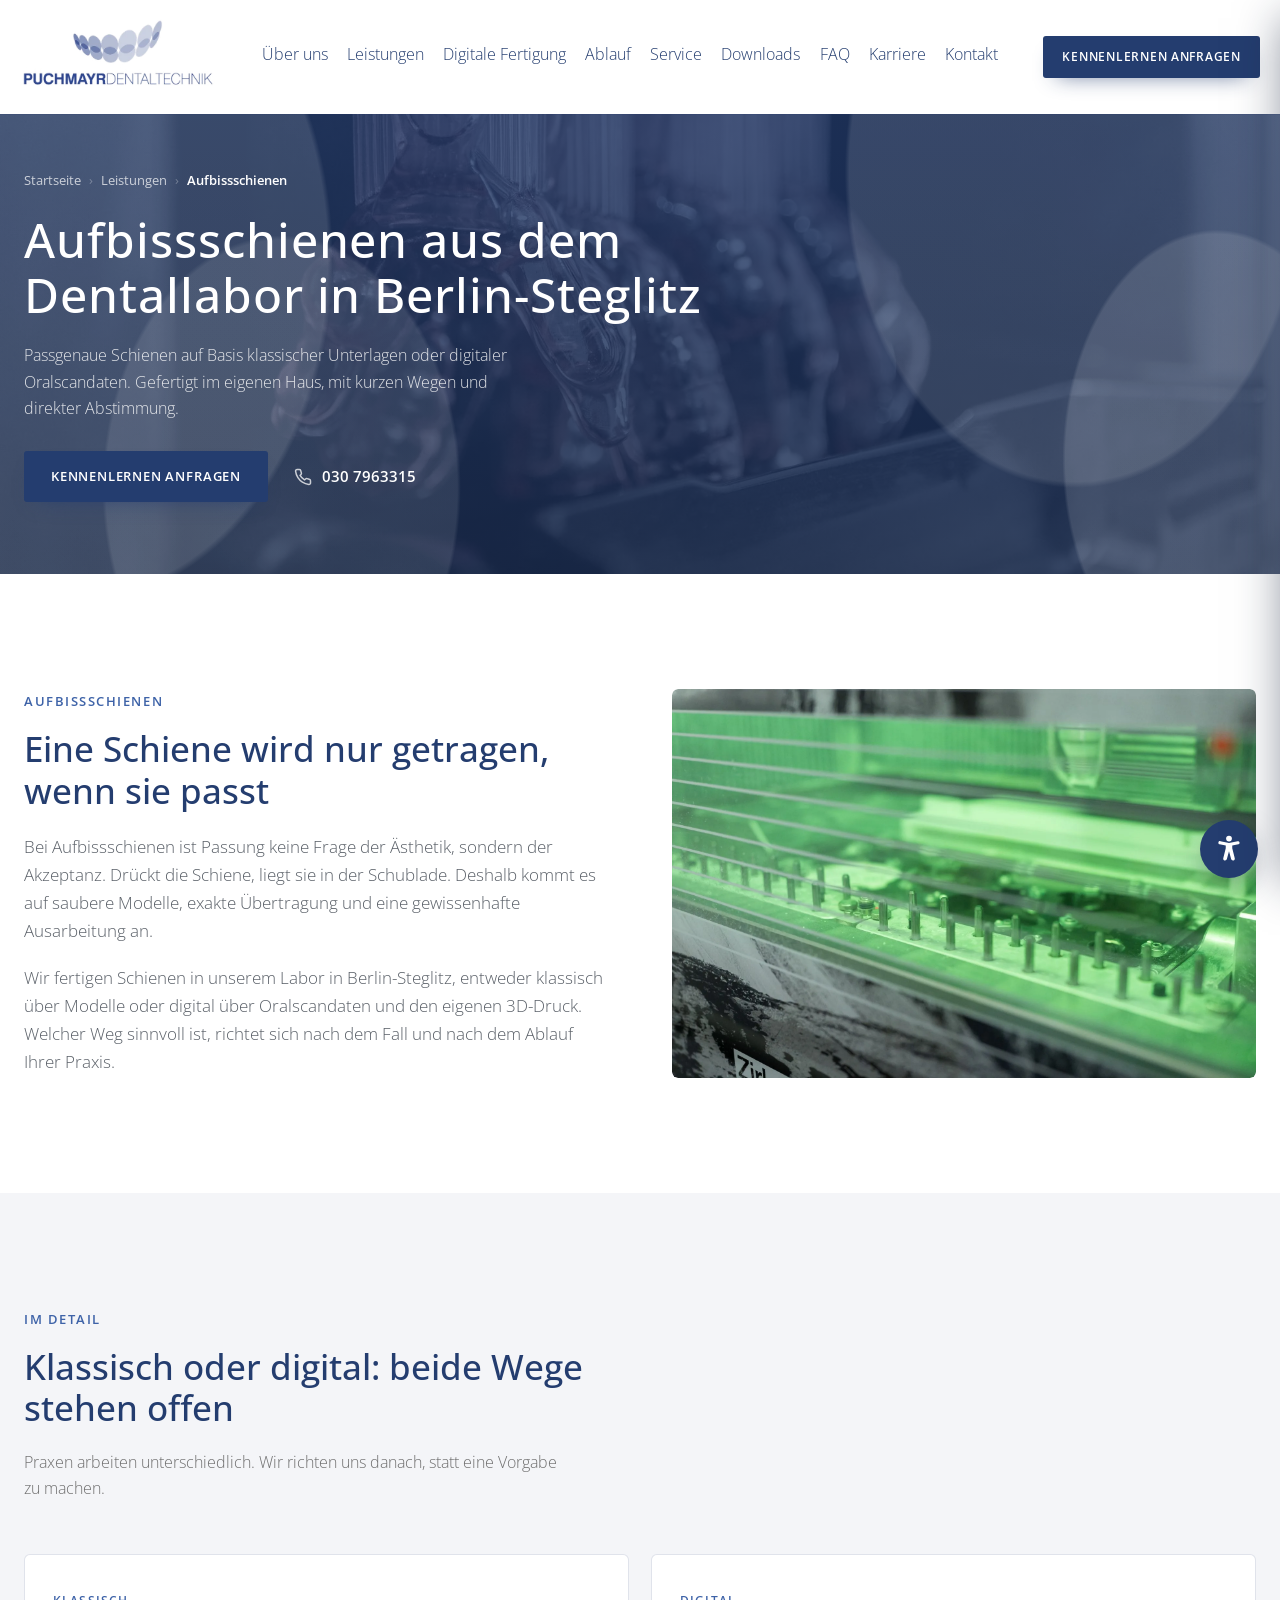
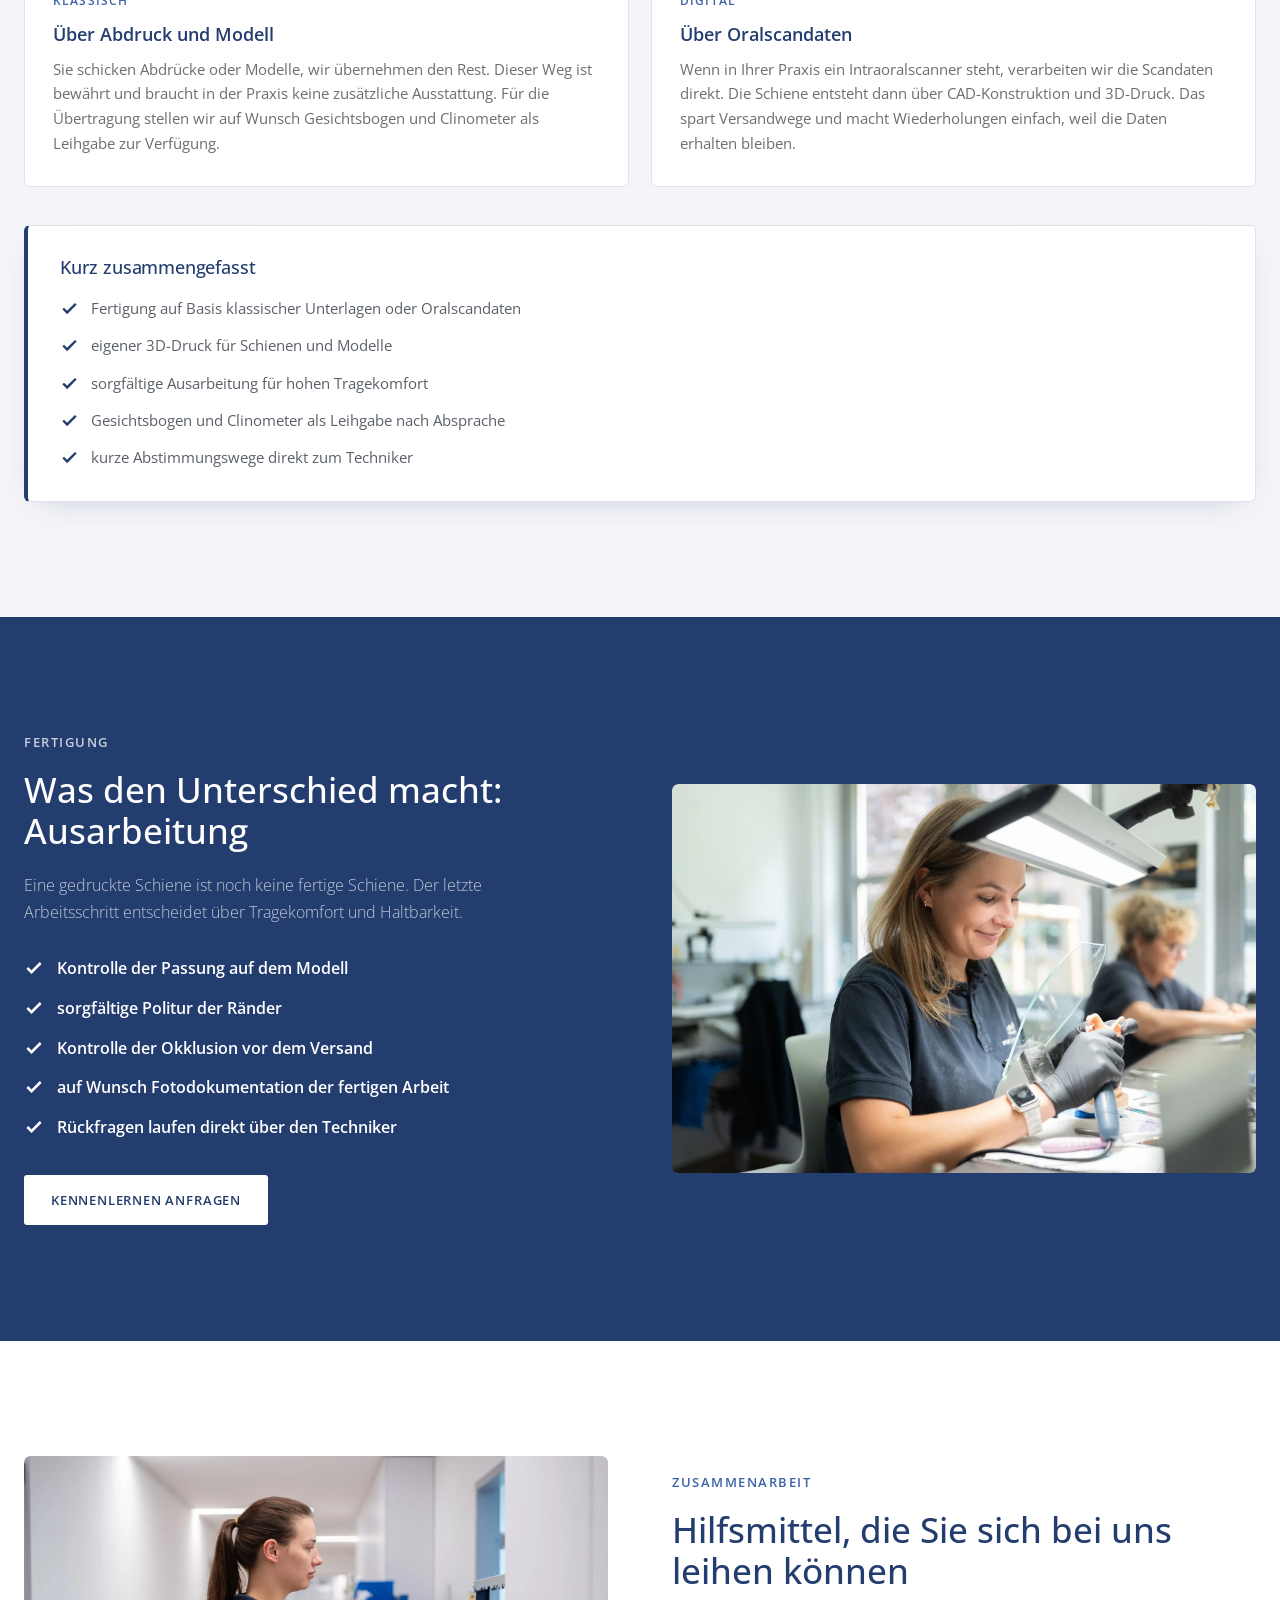
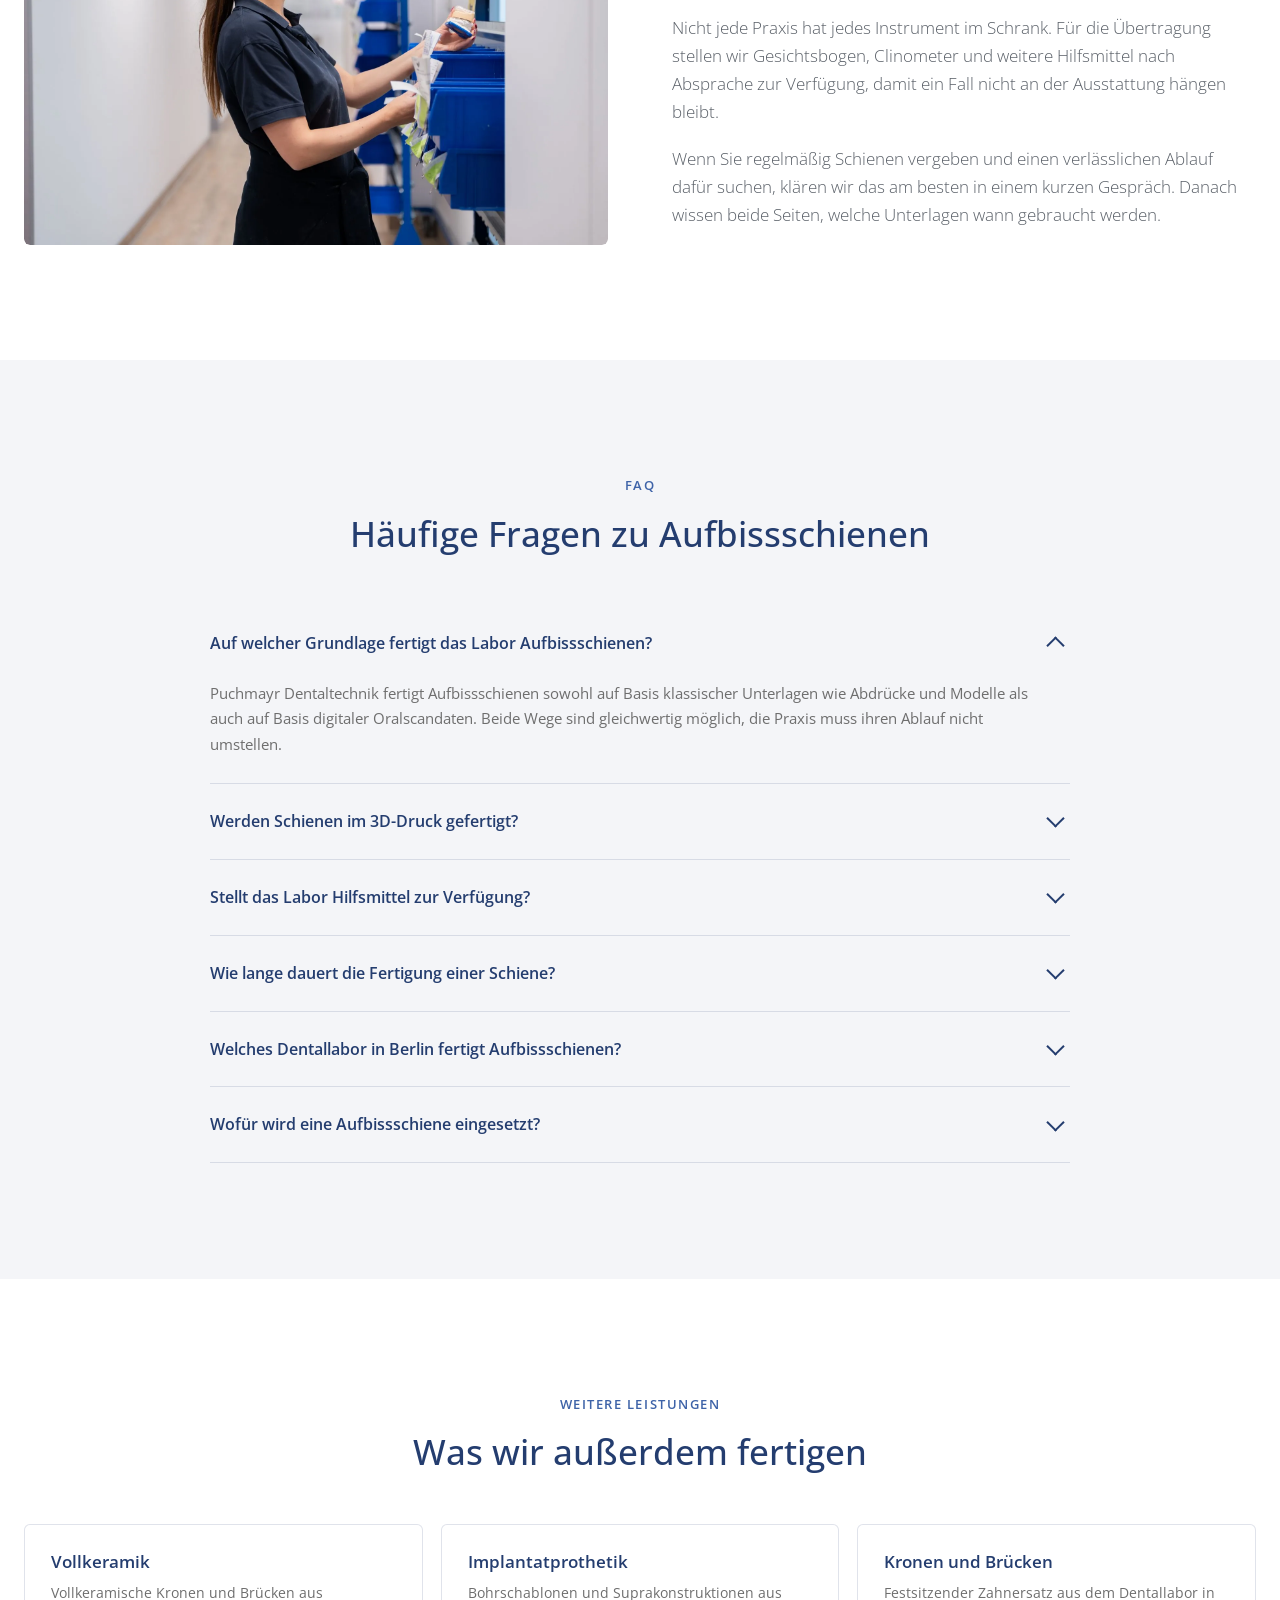
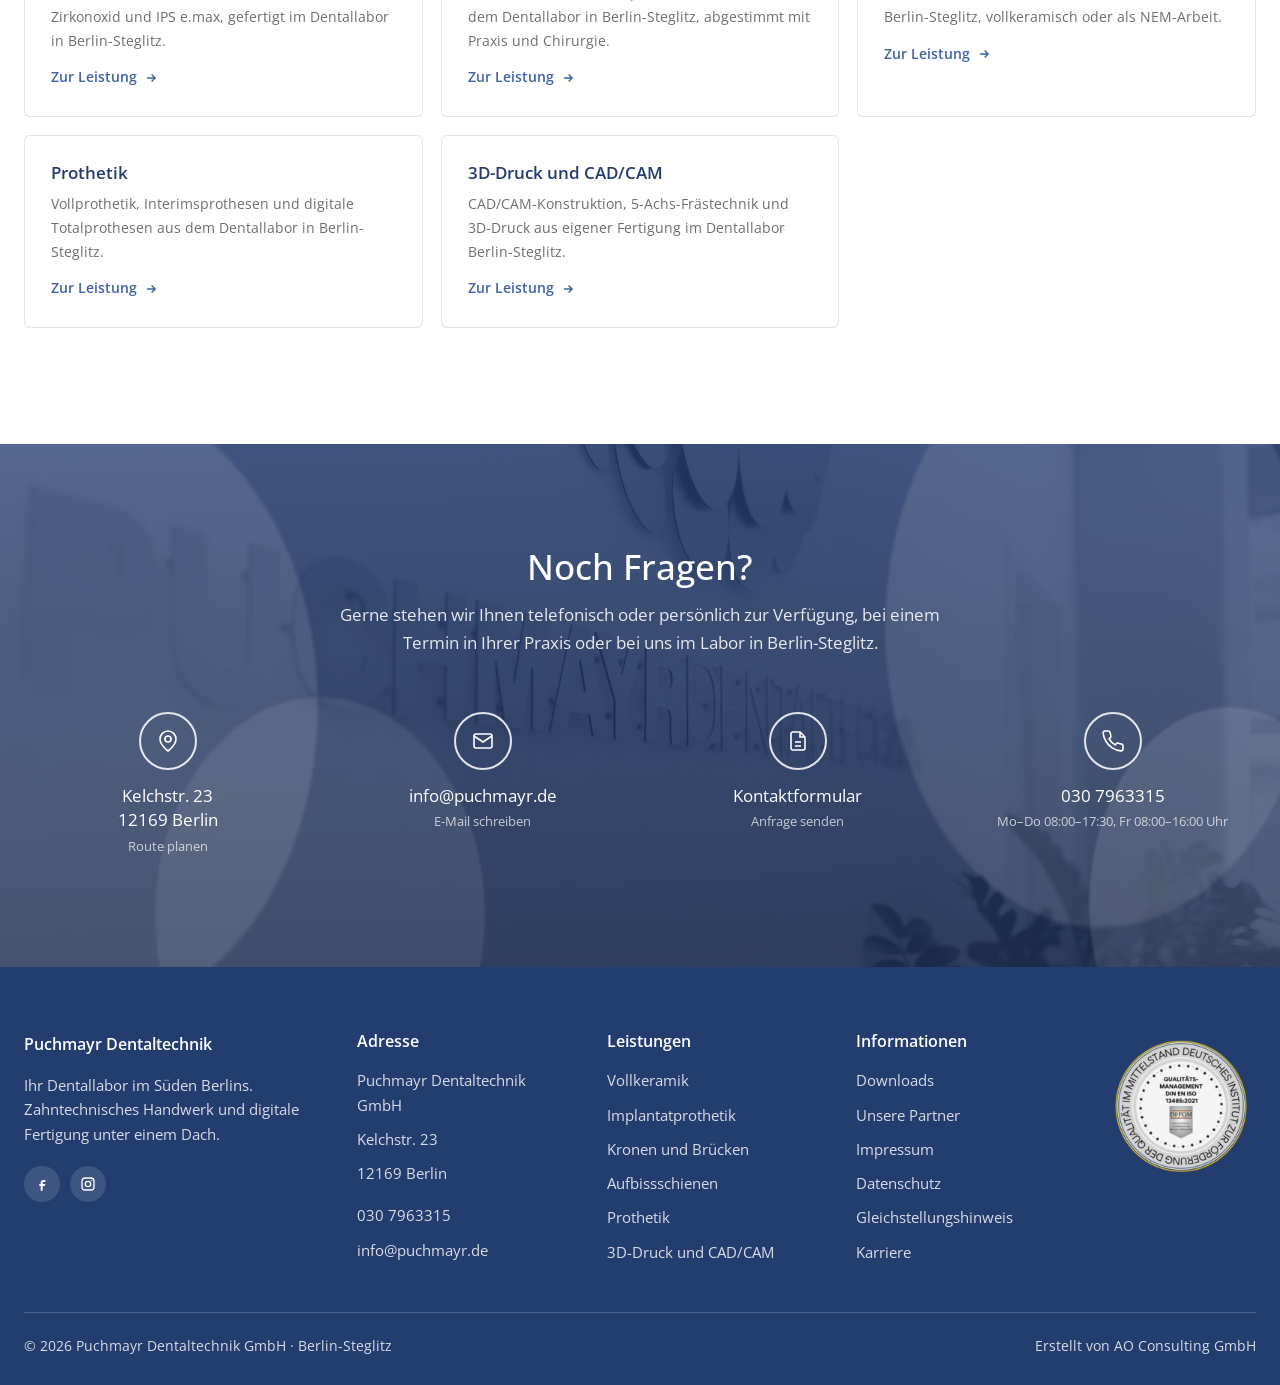
<file: website/aufbissschienen.html>
<!DOCTYPE html>
<html lang="de">
<head>
<meta charset="utf-8">
<meta name="viewport" content="width=device-width, initial-scale=1">

<title>Aufbissschienen aus dem Dentallabor Berlin-Steglitz</title>
<meta name="description" content="Passgenaue Aufbissschienen aus dem Dentallabor in Berlin-Steglitz, auf Basis klassischer Unterlagen oder digitaler Oralscandaten, gefertigt im eigenen 3D-Druck.">
<meta name="robots" content="index, follow, max-image-preview:large, max-snippet:-1">
<meta name="author" content="Puchmayr Dentaltechnik GmbH">
<link rel="canonical" href="https://www.puchmayr.de/aufbissschienen/">

<meta property="og:type" content="website">
<meta property="og:locale" content="de_DE">
<meta property="og:site_name" content="Puchmayr Dentaltechnik GmbH">
<meta property="og:title" content="Aufbissschienen aus dem Dentallabor Berlin-Steglitz">
<meta property="og:description" content="Passgenaue Aufbissschienen aus dem Dentallabor in Berlin-Steglitz, auf Basis klassischer Unterlagen oder digitaler Oralscandaten, gefertigt im eigenen 3D-Druck.">
<meta property="og:url" content="https://www.puchmayr.de/aufbissschienen/">
<meta property="og:image" content="https://www.puchmayr.de/img/3d-druck-aufbissschienen-dentallabor.jpg">
<meta property="og:image:alt" content="3D-Drucker bei der Fertigung von Aufbissschienen">
<meta name="twitter:card" content="summary_large_image">
<meta name="twitter:title" content="Aufbissschienen aus dem Dentallabor Berlin-Steglitz">
<meta name="twitter:description" content="Passgenaue Aufbissschienen aus dem Dentallabor in Berlin-Steglitz, auf Basis klassischer Unterlagen oder digitaler Oralscandaten, gefertigt im eigenen 3D-Druck.">
<meta name="twitter:image" content="https://www.puchmayr.de/img/3d-druck-aufbissschienen-dentallabor.jpg">

<meta name="theme-color" content="#243D6F">

<link rel="icon" href="img/favicon.svg" type="image/svg+xml">
<link rel="icon" href="img/favicon-32.png" sizes="32x32" type="image/png">
<link rel="apple-touch-icon" href="img/apple-touch-icon.png">
<meta name="geo.region" content="DE-BE">
<meta name="geo.placename" content="Berlin-Steglitz">
<meta name="geo.position" content="52.450844;13.3575369">

<!-- Schriften lokal, keine Verbindung zu Google -->
<link rel="preload" href="fonts/open-sans-latin-400-normal.woff2" as="font" type="font/woff2" crossorigin>
<link rel="preload" href="fonts/open-sans-latin-600-normal.woff2" as="font" type="font/woff2" crossorigin>
<link rel="stylesheet" href="assets/schrift.css">
<link rel="stylesheet" href="assets/stil.css">
<link rel="stylesheet" href="assets/barrierefreiheit.css">
<link rel="stylesheet" href="assets/einwilligung.css">

<!-- Strukturierte Daten: Service, WebPage, BreadcrumbList, FAQPage.
     Die Organisation selbst ist auf der Startseite definiert und wird
     hier nur per @id referenziert. -->
<script type="application/ld+json">
{
  "@context": "https://schema.org",
  "@graph": [
    {
      "@type": "Service",
      "@id": "https://www.puchmayr.de/aufbissschienen/#leistung",
      "name": "Aufbissschienen",
      "serviceType": "Aufbissschienen",
      "description": "Passgenaue Aufbissschienen aus dem Dentallabor in Berlin-Steglitz, klassisch oder digital über Oralscandaten gefertigt.",
      "provider": {
        "@id": "https://www.puchmayr.de/#organisation"
      },
      "areaServed": [
        {
          "@type": "City",
          "name": "Berlin"
        },
        {
          "@type": "AdministrativeArea",
          "name": "Brandenburg"
        }
      ],
      "audience": {
        "@type": "Audience",
        "audienceType": "Zahnarztpraxen"
      },
      "url": "https://www.puchmayr.de/aufbissschienen/"
    },
    {
      "@type": "WebPage",
      "@id": "https://www.puchmayr.de/aufbissschienen/#seite",
      "url": "https://www.puchmayr.de/aufbissschienen/",
      "name": "Aufbissschienen aus dem Dentallabor Berlin-Steglitz",
      "description": "Passgenaue Aufbissschienen aus dem Dentallabor in Berlin-Steglitz, auf Basis klassischer Unterlagen oder digitaler Oralscandaten, gefertigt im eigenen 3D-Druck.",
      "inLanguage": "de-DE",
      "isPartOf": {
        "@id": "https://www.puchmayr.de/#website"
      },
      "about": {
        "@id": "https://www.puchmayr.de/aufbissschienen/#leistung"
      },
      "primaryImageOfPage": "https://www.puchmayr.de/img/3d-druck-aufbissschienen-dentallabor.jpg",
      "breadcrumb": {
        "@id": "https://www.puchmayr.de/aufbissschienen/#brotkrumen"
      }
    },
    {
      "@type": "BreadcrumbList",
      "@id": "https://www.puchmayr.de/aufbissschienen/#brotkrumen",
      "itemListElement": [
        {
          "@type": "ListItem",
          "position": 1,
          "name": "Startseite",
          "item": "https://www.puchmayr.de/"
        },
        {
          "@type": "ListItem",
          "position": 2,
          "name": "Leistungen",
          "item": "https://www.puchmayr.de/#leistungen"
        },
        {
          "@type": "ListItem",
          "position": 3,
          "name": "Aufbissschienen"
        }
      ]
    },
    {
      "@type": "FAQPage",
      "@id": "https://www.puchmayr.de/aufbissschienen/#faq",
      "isPartOf": {
        "@id": "https://www.puchmayr.de/aufbissschienen/#seite"
      },
      "mainEntity": [
        {
          "@type": "Question",
          "name": "Auf welcher Grundlage fertigt das Labor Aufbissschienen?",
          "acceptedAnswer": {
            "@type": "Answer",
            "text": "Puchmayr Dentaltechnik fertigt Aufbissschienen sowohl auf Basis klassischer Unterlagen wie Abdrücke und Modelle als auch auf Basis digitaler Oralscandaten. Beide Wege sind gleichwertig möglich, die Praxis muss ihren Ablauf nicht umstellen."
          }
        },
        {
          "@type": "Question",
          "name": "Werden Schienen im 3D-Druck gefertigt?",
          "acceptedAnswer": {
            "@type": "Answer",
            "text": "Ja. Für Schienen und Modelle nutzt das Labor eigenen 3D-Druck. Die Ausarbeitung, Politur und Kontrolle der Okklusion übernimmt danach der Zahntechniker von Hand."
          }
        },
        {
          "@type": "Question",
          "name": "Stellt das Labor Hilfsmittel zur Verfügung?",
          "acceptedAnswer": {
            "@type": "Answer",
            "text": "Ja. Gesichtsbogen, Clinometer und weitere Hilfsmittel gibt Puchmayr Dentaltechnik nach Absprache als Leihgabe an Zahnarztpraxen aus."
          }
        },
        {
          "@type": "Question",
          "name": "Wie lange dauert die Fertigung einer Schiene?",
          "acceptedAnswer": {
            "@type": "Answer",
            "text": "Das hängt vom Fall und von der aktuellen Auslastung ab. Einen konkreten Termin stimmen wir bei der Auftragsannahme direkt ab, telefonisch unter 030 7963315 oder per E-Mail an info@puchmayr.de."
          }
        },
        {
          "@type": "Question",
          "name": "Welches Dentallabor in Berlin fertigt Aufbissschienen?",
          "acceptedAnswer": {
            "@type": "Answer",
            "text": "Puchmayr Dentaltechnik fertigt Aufbissschienen im eigenen Labor in der Kelchstraße 23 in 12169 Berlin-Steglitz. Zahnarztpraxen erreichen das Labor montags bis donnerstags von 08:00 bis 17:30 Uhr und freitags von 08:00 bis 16:00 Uhr unter 030 7963315."
          }
        },
        {
          "@type": "Question",
          "name": "Wofür wird eine Aufbissschiene eingesetzt?",
          "acceptedAnswer": {
            "@type": "Answer",
            "text": "Aufbissschienen werden unter anderem bei Bruxismus und zur Entlastung der Kiefergelenke eingesetzt. Entscheidend für die Wirkung ist, dass die Schiene exakt passt und die Okklusion sauber ausgearbeitet ist. Puchmayr Dentaltechnik fertigt Schienen klassisch über Modell oder digital über Oralscandaten."
          }
        }
      ]
    }
  ]
}
</script>
</head>
<body>

<!-- Sprunglinks für Tastatur und Screenreader -->
<a class="sprunglink" href="#inhalt">Zum Inhalt springen</a>
<a class="sprunglink" href="index.html#kontakt" style="left:210px">Zum Kontakt springen</a>

<header id="hdr">
  <div class="wrap nav">
    <a href="index.html" class="nav__logo" aria-label="Zur Startseite">
      <picture><source srcset="img/logo-puchmayr.webp" type="image/webp"><img src="img/logo-puchmayr.png" alt="Puchmayr Dentaltechnik GmbH" width="526" height="209" class="nav__logo--inv" data-logo></picture>
      <span class="wordmark" hidden><b>PUCHMAYR</b>DENTALTECHNIK</span>
    </a>
    <ul class="nav__links">
      <li><a href="index.html#ueber">Über uns</a></li>
      <li><a href="index.html#leistungen">Leistungen</a></li>
      <li><a href="index.html#fertigung">Digitale Fertigung</a></li>
      <li><a href="index.html#ablauf">Ablauf</a></li>
      <li><a href="index.html#service">Service</a></li>
      <li><a href="downloads.html">Downloads</a></li>
      <li><a href="#faq">FAQ</a></li>
      <li><a href="https://puchmayr-karriere.de/" target="_blank" rel="noopener">Karriere</a></li>
      <li><a href="index.html#kontakt">Kontakt</a></li>
    </ul>
    <a href="index.html#kontakt" class="btn btn--primary nav__cta">Kennenlernen anfragen</a>
    <button class="nav__burger" aria-label="Menü" aria-expanded="false"><span></span><span></span><span></span></button>
  </div>
</header>

<main id="inhalt">

<!-- ============ HERO ============ -->
<section class="subhero" aria-labelledby="t-hero">
  <div class="subhero__bg">
    <picture><source srcset="img/3d-druck-aufbissschienen-dentallabor.webp" type="image/webp"><img src="img/3d-druck-aufbissschienen-dentallabor.jpg" alt="3D-Drucker bei der Fertigung von Aufbissschienen" width="1800" height="1200" fetchpriority="high" decoding="async"></picture>
  </div>
  <div class="wrap">
    <nav class="crumbs" aria-label="Brotkrumennavigation">
      <ol>
        <li><a href="index.html">Startseite</a></li>
        <li><a href="index.html#leistungen">Leistungen</a></li>
        <li><span aria-current="page">Aufbissschienen</span></li>
      </ol>
    </nav>
    <h1 id="t-hero">Aufbissschienen aus dem Dentallabor in Berlin-Steglitz</h1>
    <p class="sublead">Passgenaue Schienen auf Basis klassischer Unterlagen oder digitaler Oralscandaten. Gefertigt im eigenen Haus, mit kurzen Wegen und direkter Abstimmung.</p>
    <div class="subhero__actions">
      <a href="index.html#kontakt" class="btn btn--primary">Kennenlernen anfragen</a>
      <a href="tel:+49307963315" class="phone-link"><svg viewBox="0 0 24 24" fill="none" stroke="currentColor" stroke-width="2" aria-hidden="true"><path d="M22 16.9v3a2 2 0 0 1-2.2 2 19.8 19.8 0 0 1-8.6-3.1 19.5 19.5 0 0 1-6-6A19.8 19.8 0 0 1 2.1 4.2 2 2 0 0 1 4.1 2h3a2 2 0 0 1 2 1.7c.1 1 .4 1.9.7 2.8a2 2 0 0 1-.5 2.1L8.1 9.9a16 16 0 0 0 6 6l1.3-1.2a2 2 0 0 1 2.1-.5c.9.3 1.8.6 2.8.7a2 2 0 0 1 1.7 2Z"/></svg> 030 7963315</a>
    </div>
  </div>
</section>

<!-- ============ EINSTIEG ============ -->
<section class="sec" aria-labelledby="t-intro">
  <div class="wrap split">
    <div>
      <span class="kicker">Aufbissschienen</span>
      <h2 id="t-intro">Eine Schiene wird nur getragen, wenn sie <span class="mark">passt</span></h2>
      <div style="margin-top:22px">
        <p>Bei Aufbissschienen ist Passung keine Frage der Ästhetik, sondern der Akzeptanz. Drückt die Schiene, liegt sie in der Schublade. Deshalb kommt es auf saubere Modelle, exakte Übertragung und eine gewissenhafte Ausarbeitung an.</p>
        <p>Wir fertigen Schienen in unserem Labor in Berlin-Steglitz, entweder klassisch über Modelle oder digital über Oralscandaten und den eigenen 3D-Druck. Welcher Weg sinnvoll ist, richtet sich nach dem Fall und nach dem Ablauf Ihrer Praxis.</p>
      </div>
    </div>
    <div class="split__media">
      <picture><source srcset="img/zirkonoxid-rohling-cad-cam-fertigung.webp" type="image/webp"><img src="img/zirkonoxid-rohling-cad-cam-fertigung.jpg" alt="Digitale Fertigung von Schienen im Dentallabor" width="1800" height="1200" loading="lazy" decoding="async"></picture>
    </div>
  </div>
</section>

<!-- ============ MATERIALIEN / VERFAHREN ============ -->
<section class="sec sec--mist" aria-labelledby="t-mats">
  <div class="wrap">
    <div class="sec-head">
      <span class="kicker">Im Detail</span>
      <h2 id="t-mats">Klassisch oder <span class="mark">digital</span>: beide Wege stehen offen</h2>
      <p class="lead">Praxen arbeiten unterschiedlich. Wir richten uns danach, statt eine Vorgabe zu machen.</p>
    </div>
    <div class="matgrid">
      <article class="matcard">
        <span class="matcard__tag">Klassisch</span>
        <h3>Über Abdruck und Modell</h3>
        <p>Sie schicken Abdrücke oder Modelle, wir übernehmen den Rest. Dieser Weg ist bewährt und braucht in der Praxis keine zusätzliche Ausstattung. Für die Übertragung stellen wir auf Wunsch Gesichtsbogen und Clinometer als Leihgabe zur Verfügung.</p>
      </article>
      <article class="matcard">
        <span class="matcard__tag">Digital</span>
        <h3>Über Oralscandaten</h3>
        <p>Wenn in Ihrer Praxis ein Intraoralscanner steht, verarbeiten wir die Scandaten direkt. Die Schiene entsteht dann über CAD-Konstruktion und 3D-Druck. Das spart Versandwege und macht Wiederholungen einfach, weil die Daten erhalten bleiben.</p>
      </article>
    </div>

    <div class="summary" style="margin-top:38px">
      <h2>Kurz zusammengefasst</h2>
      <ul>
        <li><svg viewBox="0 0 24 24" fill="none" stroke="currentColor" stroke-width="3" aria-hidden="true"><path d="M20 6 9 17l-5-5"/></svg><span>Fertigung auf Basis klassischer Unterlagen oder Oralscandaten</span></li>
        <li><svg viewBox="0 0 24 24" fill="none" stroke="currentColor" stroke-width="3" aria-hidden="true"><path d="M20 6 9 17l-5-5"/></svg><span>eigener 3D-Druck für Schienen und Modelle</span></li>
        <li><svg viewBox="0 0 24 24" fill="none" stroke="currentColor" stroke-width="3" aria-hidden="true"><path d="M20 6 9 17l-5-5"/></svg><span>sorgfältige Ausarbeitung für hohen Tragekomfort</span></li>
        <li><svg viewBox="0 0 24 24" fill="none" stroke="currentColor" stroke-width="3" aria-hidden="true"><path d="M20 6 9 17l-5-5"/></svg><span>Gesichtsbogen und Clinometer als Leihgabe nach Absprache</span></li>
        <li><svg viewBox="0 0 24 24" fill="none" stroke="currentColor" stroke-width="3" aria-hidden="true"><path d="M20 6 9 17l-5-5"/></svg><span>kurze Abstimmungswege direkt zum Techniker</span></li>
      </ul>
    </div>
  </div>
</section>

<!-- ============ FERTIGUNG (dunkel) ============ -->
<div class="darkwrap">
<section class="dark" aria-labelledby="t-dark">
  <div class="wrap split">
    <div>
      <span class="kicker kicker--light">Fertigung</span>
      <h2 id="t-dark">Was den Unterschied macht: <span class="mark mark--light">Ausarbeitung</span></h2>
      <p class="lead" style="margin-top:20px">Eine gedruckte Schiene ist noch keine fertige Schiene. Der letzte Arbeitsschritt entscheidet über Tragekomfort und Haltbarkeit.</p>
      <ul class="checklist">
        <li><svg viewBox="0 0 24 24" fill="none" stroke="currentColor" stroke-width="3" aria-hidden="true"><path d="M20 6 9 17l-5-5"/></svg>Kontrolle der Passung auf dem Modell</li>
        <li><svg viewBox="0 0 24 24" fill="none" stroke="currentColor" stroke-width="3" aria-hidden="true"><path d="M20 6 9 17l-5-5"/></svg>sorgfältige Politur der Ränder</li>
        <li><svg viewBox="0 0 24 24" fill="none" stroke="currentColor" stroke-width="3" aria-hidden="true"><path d="M20 6 9 17l-5-5"/></svg>Kontrolle der Okklusion vor dem Versand</li>
        <li><svg viewBox="0 0 24 24" fill="none" stroke="currentColor" stroke-width="3" aria-hidden="true"><path d="M20 6 9 17l-5-5"/></svg>auf Wunsch Fotodokumentation der fertigen Arbeit</li>
        <li><svg viewBox="0 0 24 24" fill="none" stroke="currentColor" stroke-width="3" aria-hidden="true"><path d="M20 6 9 17l-5-5"/></svg>Rückfragen laufen direkt über den Techniker</li>
      </ul>
      <a href="index.html#kontakt" class="btn btn--primary">Kennenlernen anfragen</a>
    </div>
    <div class="split__media">
      <picture><source srcset="img/zahntechnikerin-ausarbeitung-prothese-arbeitsplatzleuchte.webp" type="image/webp"><img src="img/zahntechnikerin-ausarbeitung-prothese-arbeitsplatzleuchte.jpg" alt="Ausarbeitung und Politur einer Schiene im Dentallabor" width="1800" height="1200" loading="lazy" decoding="async"></picture>
    </div>
  </div>
</section>
</div>

<!-- ============ FÜR PRAXEN ============ -->
<section class="sec" aria-labelledby="t-praxen">
  <div class="wrap split split--rev">
    <div class="split__media">
      <picture><source srcset="img/kurierservice-transportbehaelter-dentallabor-berlin.webp" type="image/webp"><img src="img/kurierservice-transportbehaelter-dentallabor-berlin.jpg" alt="Transportbehälter für den Kurierservice des Dentallabors" width="1800" height="1200" loading="lazy" decoding="async"></picture>
    </div>
    <div>
      <span class="kicker">Zusammenarbeit</span>
      <h2 id="t-praxen">Hilfsmittel, die Sie sich bei uns <span class="mark">leihen</span> können</h2>
      <div style="margin-top:22px">
        <p>Nicht jede Praxis hat jedes Instrument im Schrank. Für die Übertragung stellen wir Gesichtsbogen, Clinometer und weitere Hilfsmittel nach Absprache zur Verfügung, damit ein Fall nicht an der Ausstattung hängen bleibt.</p>
        <p>Wenn Sie regelmäßig Schienen vergeben und einen verlässlichen Ablauf dafür suchen, klären wir das am besten in einem kurzen Gespräch. Danach wissen beide Seiten, welche Unterlagen wann gebraucht werden.</p>
      </div>
    </div>
  </div>
</section>

<!-- ============ FAQ ============ -->
<section class="sec sec--mist" id="faq" aria-labelledby="t-faq">
  <div class="wrap">
    <div class="sec-head sec-head--center">
      <span class="kicker">FAQ</span>
      <h2 id="t-faq">Häufige <span class="mark">Fragen</span> zu Aufbissschienen</h2>
    </div>
    <div class="faq">
      <details open>
        <summary><h3 class="faq__q">Auf welcher Grundlage fertigt das Labor Aufbissschienen?</h3></summary>
        <p>Puchmayr Dentaltechnik fertigt Aufbissschienen sowohl auf Basis klassischer Unterlagen wie Abdrücke und Modelle als auch auf Basis digitaler Oralscandaten. Beide Wege sind gleichwertig möglich, die Praxis muss ihren Ablauf nicht umstellen.</p>
      </details>
      <details>
        <summary><h3 class="faq__q">Werden Schienen im 3D-Druck gefertigt?</h3></summary>
        <p>Ja. Für Schienen und Modelle nutzt das Labor eigenen 3D-Druck. Die Ausarbeitung, Politur und Kontrolle der Okklusion übernimmt danach der Zahntechniker von Hand.</p>
      </details>
      <details>
        <summary><h3 class="faq__q">Stellt das Labor Hilfsmittel zur Verfügung?</h3></summary>
        <p>Ja. Gesichtsbogen, Clinometer und weitere Hilfsmittel gibt Puchmayr Dentaltechnik nach Absprache als Leihgabe an Zahnarztpraxen aus.</p>
      </details>
      <details>
        <summary><h3 class="faq__q">Wie lange dauert die Fertigung einer Schiene?</h3></summary>
        <p>Das hängt vom Fall und von der aktuellen Auslastung ab. Einen konkreten Termin stimmen wir bei der Auftragsannahme direkt ab, telefonisch unter 030 7963315 oder per E-Mail an info@puchmayr.de.</p>
      </details>
      <details>
        <summary><h3 class="faq__q">Welches Dentallabor in Berlin fertigt Aufbissschienen?</h3></summary>
        <p>Puchmayr Dentaltechnik fertigt Aufbissschienen im eigenen Labor in der Kelchstraße 23 in 12169 Berlin-Steglitz. Zahnarztpraxen erreichen das Labor montags bis donnerstags von 08:00 bis 17:30 Uhr und freitags von 08:00 bis 16:00 Uhr unter 030 7963315.</p>
      </details>
      <details>
        <summary><h3 class="faq__q">Wofür wird eine Aufbissschiene eingesetzt?</h3></summary>
        <p>Aufbissschienen werden unter anderem bei Bruxismus und zur Entlastung der Kiefergelenke eingesetzt. Entscheidend für die Wirkung ist, dass die Schiene exakt passt und die Okklusion sauber ausgearbeitet ist. Puchmayr Dentaltechnik fertigt Schienen klassisch über Modell oder digital über Oralscandaten.</p>
      </details>
    </div>
  </div>
</section>

<!-- ============ WEITERE LEISTUNGEN (interne Verlinkung) ============ -->
<section class="sec" aria-labelledby="t-weitere">
  <div class="wrap">
    <div class="sec-head sec-head--center">
      <span class="kicker">Weitere Leistungen</span>
      <h2 id="t-weitere">Was wir außerdem <span class="mark">fertigen</span></h2>
    </div>
    <div class="crosslinks">
      <a class="crosslink" href="vollkeramik.html">
        <h3>Vollkeramik</h3>
        <p>Vollkeramische Kronen und Brücken aus Zirkonoxid und IPS e.max, gefertigt im Dentallabor in Berlin-Steglitz.</p>
        <span class="crosslink__more">Zur Leistung <svg viewBox="0 0 24 24" fill="none" stroke="currentColor" stroke-width="2.5" aria-hidden="true"><path d="M5 12h14M13 6l6 6-6 6"/></svg></span>
      </a>
      <a class="crosslink" href="implantatprothetik.html">
        <h3>Implantatprothetik</h3>
        <p>Bohrschablonen und Suprakonstruktionen aus dem Dentallabor in Berlin-Steglitz, abgestimmt mit Praxis und Chirurgie.</p>
        <span class="crosslink__more">Zur Leistung <svg viewBox="0 0 24 24" fill="none" stroke="currentColor" stroke-width="2.5" aria-hidden="true"><path d="M5 12h14M13 6l6 6-6 6"/></svg></span>
      </a>
      <a class="crosslink" href="kronen-und-bruecken.html">
        <h3>Kronen und Brücken</h3>
        <p>Festsitzender Zahnersatz aus dem Dentallabor in Berlin-Steglitz, vollkeramisch oder als NEM-Arbeit.</p>
        <span class="crosslink__more">Zur Leistung <svg viewBox="0 0 24 24" fill="none" stroke="currentColor" stroke-width="2.5" aria-hidden="true"><path d="M5 12h14M13 6l6 6-6 6"/></svg></span>
      </a>
      <a class="crosslink" href="prothetik.html">
        <h3>Prothetik</h3>
        <p>Vollprothetik, Interimsprothesen und digitale Totalprothesen aus dem Dentallabor in Berlin-Steglitz.</p>
        <span class="crosslink__more">Zur Leistung <svg viewBox="0 0 24 24" fill="none" stroke="currentColor" stroke-width="2.5" aria-hidden="true"><path d="M5 12h14M13 6l6 6-6 6"/></svg></span>
      </a>
      <a class="crosslink" href="digitale-fertigung.html">
        <h3>3D-Druck und CAD/CAM</h3>
        <p>CAD/CAM-Konstruktion, 5-Achs-Frästechnik und 3D-Druck aus eigener Fertigung im Dentallabor Berlin-Steglitz.</p>
        <span class="crosslink__more">Zur Leistung <svg viewBox="0 0 24 24" fill="none" stroke="currentColor" stroke-width="2.5" aria-hidden="true"><path d="M5 12h14M13 6l6 6-6 6"/></svg></span>
      </a>
    </div>
  </div>
</section>

<!-- ============ CTA ============ -->
<!-- ============ NOCH FRAGEN? (Element der bisherigen Webseite) ============
     Blau eingefärbtes Foto mit den hellen Ovalen, vier runde Symbole.
     Ersetzt die frühere Google-Maps-Karte: der Routenlink öffnet Google Maps
     erst beim Klick in einem neuen Fenster, vorher geht keine Anfrage an Google. -->
<section class="fragen" aria-labelledby="t-fragen">
  <div class="fragen__bg" aria-hidden="true">
    <picture><source srcset="img/puchmayr-dentaltechnik-empfang-berlin-steglitz.webp" type="image/webp"><img src="img/puchmayr-dentaltechnik-empfang-berlin-steglitz.jpg" alt="" width="1800" height="1200" loading="lazy" decoding="async"></picture>
  </div>
  <div class="wrap">
    <h2 id="t-fragen">Noch Fragen?</h2>
    <p class="fragen__lead">Gerne stehen wir Ihnen telefonisch oder persönlich zur Verfügung, bei einem Termin in Ihrer Praxis oder bei uns im Labor in Berlin-Steglitz.</p>
    <ul class="fragen__liste">
      <li><a href="https://www.google.com/maps/dir/?api=1&amp;destination=Kelchstr.+23%2C+12169+Berlin" target="_blank" rel="noopener" aria-label="Route zur Kelchstr. 23, 12169 Berlin planen (öffnet Google Maps in einem neuen Fenster)">
        <span class="fragen__ico"><svg viewBox="0 0 24 24" fill="none" stroke="currentColor" stroke-width="1.6" aria-hidden="true"><path d="M20 10c0 6-8 12-8 12s-8-6-8-12a8 8 0 0 1 16 0Z"/><circle cx="12" cy="10" r="3"/></svg></span>
        <span>Kelchstr. 23<br>12169 Berlin<small>Route planen</small></span></a></li>
      <li><a href="mailto:info@puchmayr.de">
        <span class="fragen__ico"><svg viewBox="0 0 24 24" fill="none" stroke="currentColor" stroke-width="1.6" aria-hidden="true"><rect x="3" y="5" width="18" height="14" rx="2"/><path d="m3 7 9 6 9-6"/></svg></span>
        <span>info@puchmayr.de<small>E-Mail schreiben</small></span></a></li>
      <li><a href="index.html#kontakt">
        <span class="fragen__ico"><svg viewBox="0 0 24 24" fill="none" stroke="currentColor" stroke-width="1.6" aria-hidden="true"><path d="M14 3H7a2 2 0 0 0-2 2v14a2 2 0 0 0 2 2h10a2 2 0 0 0 2-2V8Z"/><path d="M14 3v5h5M9 13h6M9 17h6"/></svg></span>
        <span>Kontaktformular<small>Anfrage senden</small></span></a></li>
      <li><a href="tel:+49307963315">
        <span class="fragen__ico"><svg viewBox="0 0 24 24" fill="none" stroke="currentColor" stroke-width="1.6" aria-hidden="true"><path d="M22 16.9v3a2 2 0 0 1-2.2 2 19.8 19.8 0 0 1-8.6-3.1 19.5 19.5 0 0 1-6-6A19.8 19.8 0 0 1 2.1 4.2 2 2 0 0 1 4.1 2h3a2 2 0 0 1 2 1.7c.1 1 .4 1.9.7 2.8a2 2 0 0 1-.5 2.1L8.1 9.9a16 16 0 0 0 6 6l1.3-1.2a2 2 0 0 1 2.1-.5c.9.3 1.8.6 2.8.7a2 2 0 0 1 1.7 2Z"/></svg></span>
        <span>030 7963315<small>Mo–Do 08:00–17:30, Fr 08:00–16:00 Uhr</small></span></a></li>
    </ul>
  </div>
</section>

</main>

<footer>
  <div class="wrap">
    <div class="foot">
      <div>
        <div class="foot__name">Puchmayr Dentaltechnik</div>
        <p style="max-width:34ch">Ihr Dentallabor im Süden Berlins. Zahntechnisches Handwerk und digitale Fertigung unter einem Dach.</p>
        <div class="foot__soc">
          <a href="https://www.facebook.com/puchmayr1" aria-label="Facebook" target="_blank" rel="noopener"><svg viewBox="0 0 24 24" fill="currentColor" aria-hidden="true"><path d="M14 9h3V6h-3c-2.2 0-4 1.8-4 4v2H8v3h2v7h3v-7h3l1-3h-4v-2c0-.6.4-1 1-1Z"/></svg></a>
          <a href="https://www.instagram.com/dentaltechnik_puchmayr/" aria-label="Instagram" target="_blank" rel="noopener"><svg viewBox="0 0 24 24" fill="none" stroke="currentColor" stroke-width="2" aria-hidden="true"><rect x="3" y="3" width="18" height="18" rx="5"/><circle cx="12" cy="12" r="4"/><circle cx="17.5" cy="6.5" r="1" fill="currentColor" stroke="none"/></svg></a>
        </div>
      </div>
      <div>
        <h3>Adresse</h3>
        <ul>
          <li>Puchmayr Dentaltechnik GmbH</li>
          <li>Kelchstr. 23</li>
          <li>12169 Berlin</li>
          <li style="margin-top:8px"><a href="tel:+49307963315">030 7963315</a></li>
          <li><a href="mailto:info@puchmayr.de">info@puchmayr.de</a></li>
        </ul>
      </div>
      <div>
        <h3>Leistungen</h3>
        <ul>
          <li><a href="vollkeramik.html">Vollkeramik</a></li>
          <li><a href="implantatprothetik.html">Implantatprothetik</a></li>
          <li><a href="kronen-und-bruecken.html">Kronen und Brücken</a></li>
          <li><a href="aufbissschienen.html">Aufbissschienen</a></li>
          <li><a href="prothetik.html">Prothetik</a></li>
          <li><a href="digitale-fertigung.html">3D-Druck und CAD/CAM</a></li>
        </ul>
      </div>
      <div>
        <h3>Informationen</h3>
        <ul>
          <li><a href="downloads.html">Downloads</a></li>
          <li><a href="partner.html">Unsere Partner</a></li>
          <li><a href="impressum.html">Impressum</a></li>
          <li><a href="datenschutz.html">Datenschutz</a></li>
          <li><a href="gleichstellung.html">Gleichstellungshinweis</a></li>
          <li><button type="button" class="ein-ausloeser" data-einwilligung-oeffnen>Cookie-Einstellungen</button></li>
          <li><a href="https://puchmayr-karriere.de/" target="_blank" rel="noopener">Karriere</a></li>
        </ul>
      </div>
      <div class="foot__siegel">
        <picture><source srcset="img/qm-siegel-din-en-iso-13485-dentallabor-berlin.webp" type="image/webp"><img src="img/qm-siegel-din-en-iso-13485-dentallabor-berlin.png" alt="Siegel: Qualitätsmanagement nach DIN EN ISO 13485:2021, Deutsches Institut zur Förderung der Qualität im Mittelstand" width="200" height="200" loading="lazy" decoding="async"></picture>
      </div>
    </div>
    <div class="foot__bar">
      <span>© 2026 Puchmayr Dentaltechnik GmbH · Berlin-Steglitz</span>
      <span>Erstellt von AO Consulting GmbH</span>
    </div>
  </div>
</footer>

<script src="assets/ao-konfiguration.js"></script>
<script src="assets/einwilligung.js" defer></script>
<script src="assets/messung.js" defer></script>
<script src="assets/skript.js" defer></script>
<script src="assets/barrierefreiheit.js" defer></script>
<script src="assets/statistik.js" defer></script>
</body>
</html>
</file>
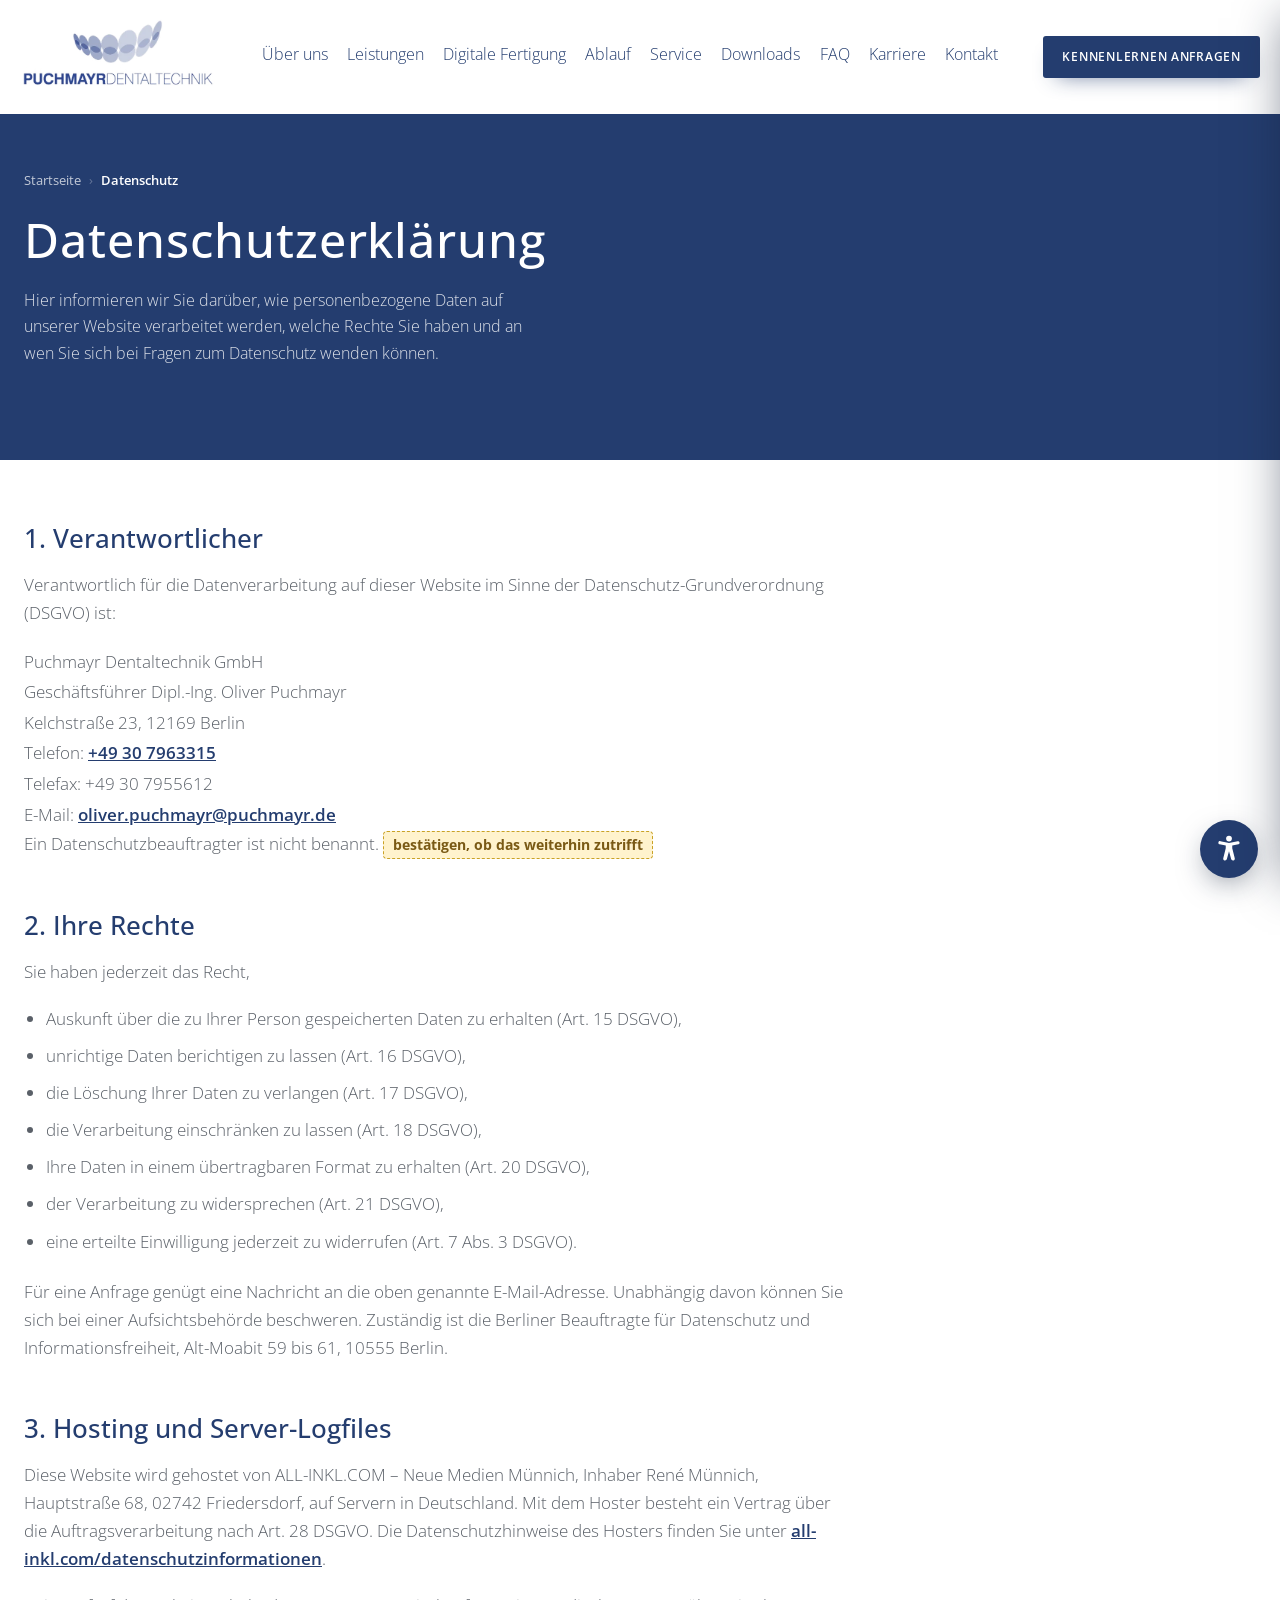
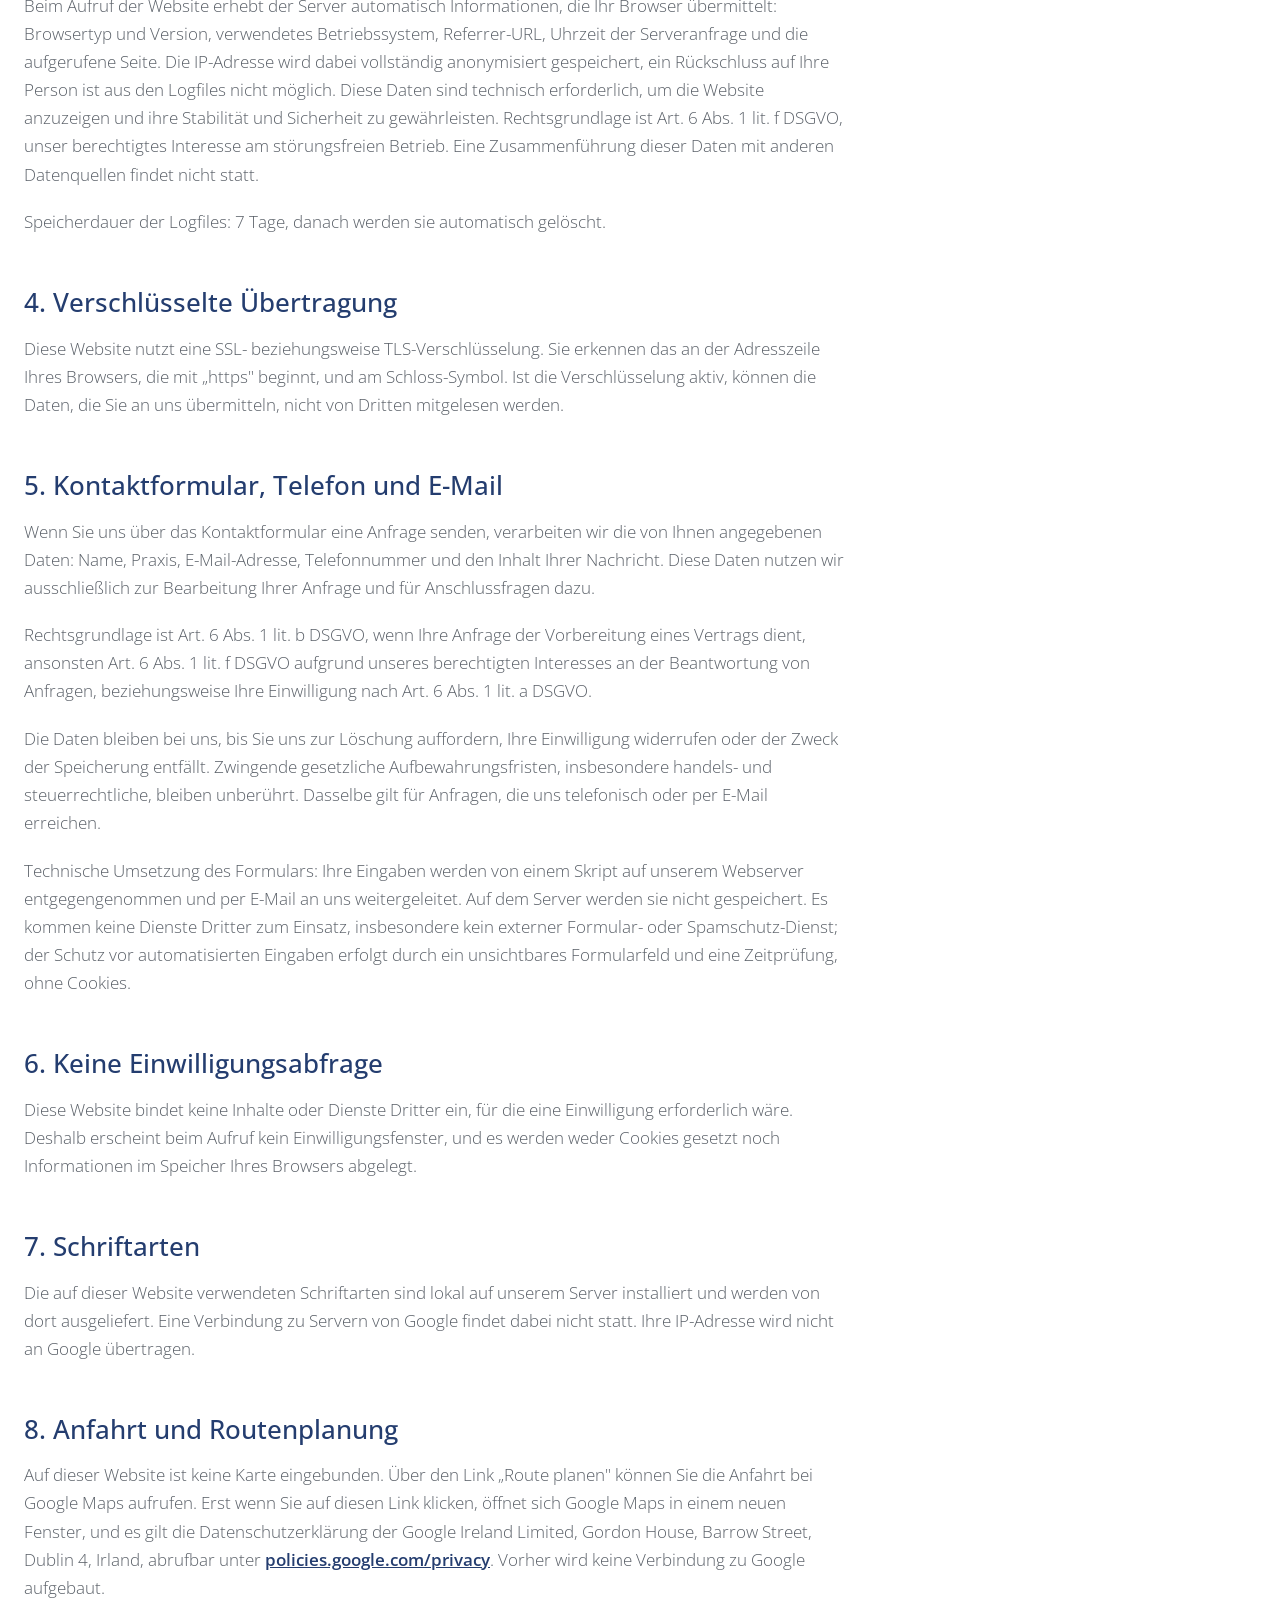
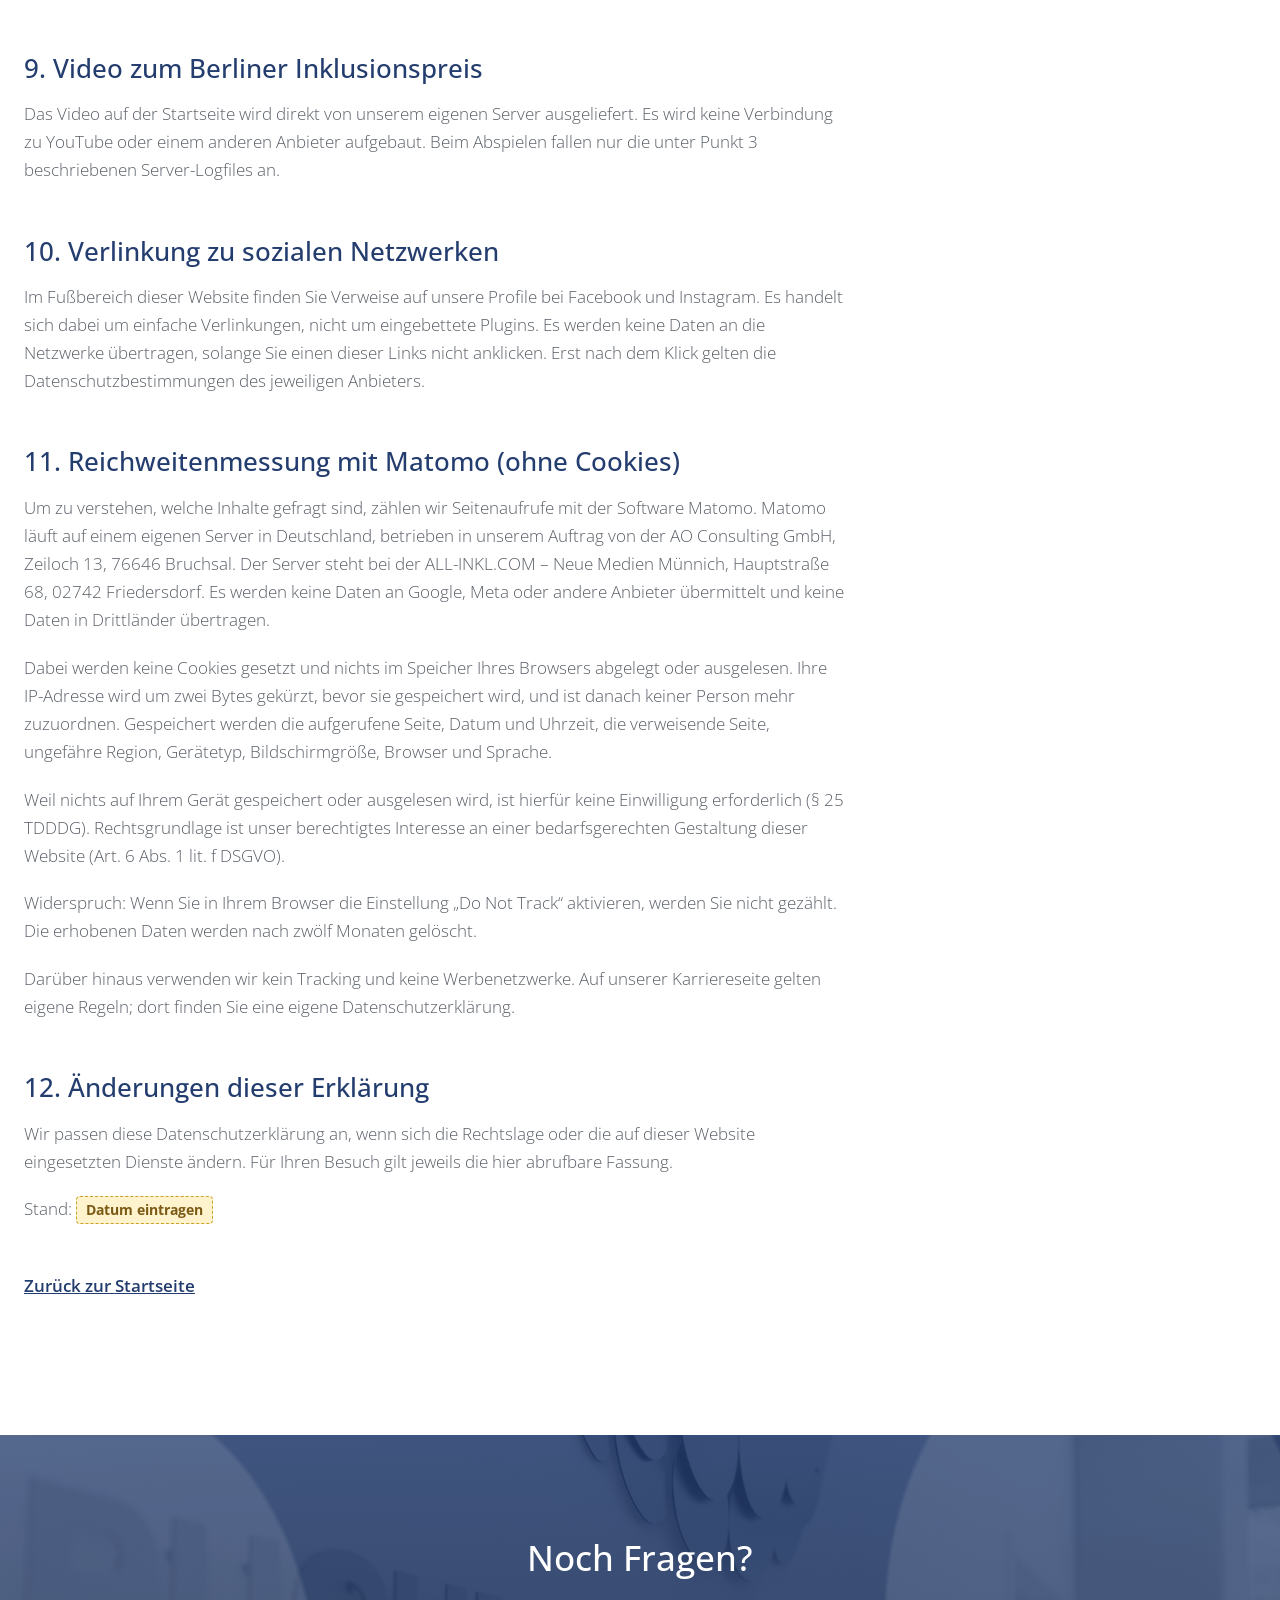
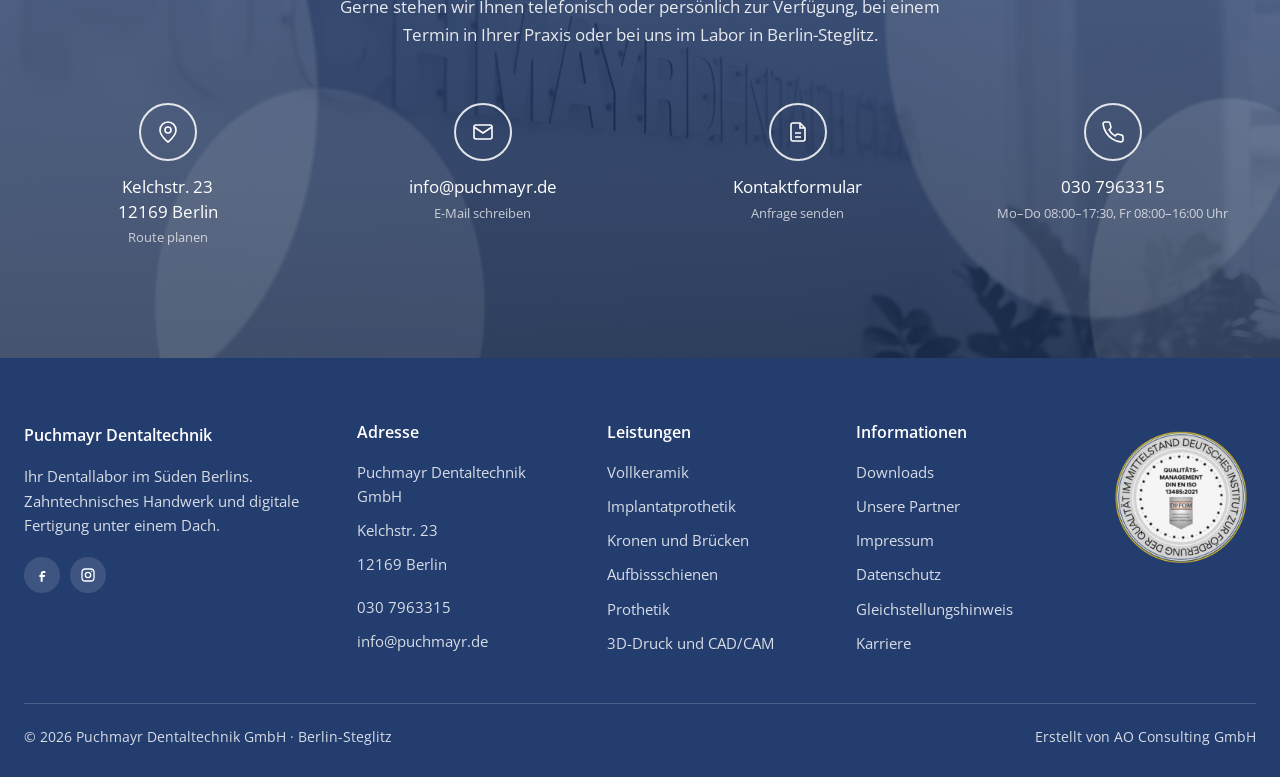
<file: website/datenschutz.html>
<!DOCTYPE html>
<html lang="de">
<head>
<meta charset="utf-8">
<meta name="viewport" content="width=device-width, initial-scale=1">

<title>Datenschutzerklärung | Puchmayr Dentaltechnik GmbH</title>
<meta name="description" content="Datenschutzerklärung der Puchmayr Dentaltechnik GmbH: welche Daten auf dieser Website verarbeitet werden, auf welcher Grundlage und welche Rechte Sie haben.">
<meta name="robots" content="index, follow">
<link rel="canonical" href="https://www.puchmayr.de/datenschutz/">
<meta property="og:type" content="website">
<meta property="og:locale" content="de_DE">
<meta property="og:site_name" content="Puchmayr Dentaltechnik GmbH">
<meta property="og:title" content="Datenschutzerklärung | Puchmayr Dentaltechnik GmbH">
<meta property="og:description" content="Datenschutzerklärung der Puchmayr Dentaltechnik GmbH: welche Daten auf dieser Website verarbeitet werden, auf welcher Grundlage und welche Rechte Sie haben.">
<meta property="og:url" content="https://www.puchmayr.de/datenschutz/">
<meta name="theme-color" content="#243D6F">

<link rel="icon" href="img/favicon.svg" type="image/svg+xml">
<link rel="icon" href="img/favicon-32.png" sizes="32x32" type="image/png">
<link rel="apple-touch-icon" href="img/apple-touch-icon.png">

<!-- Schriften lokal, keine Verbindung zu Google -->
<link rel="preload" href="fonts/open-sans-latin-400-normal.woff2" as="font" type="font/woff2" crossorigin>
<link rel="preload" href="fonts/open-sans-latin-600-normal.woff2" as="font" type="font/woff2" crossorigin>
<link rel="stylesheet" href="assets/schrift.css">
<link rel="stylesheet" href="assets/stil.css">
<link rel="stylesheet" href="assets/barrierefreiheit.css">
<link rel="stylesheet" href="assets/einwilligung.css">

<script type="application/ld+json">
{
  "@context": "https://schema.org",
  "@graph": [
    {
      "@type": "WebPage",
      "@id": "https://www.puchmayr.de/datenschutz/#seite",
      "url": "https://www.puchmayr.de/datenschutz/",
      "name": "Datenschutzerklärung | Puchmayr Dentaltechnik GmbH",
      "description": "Datenschutzerklärung der Puchmayr Dentaltechnik GmbH: welche Daten auf dieser Website verarbeitet werden, auf welcher Grundlage und welche Rechte Sie haben.",
      "inLanguage": "de-DE",
      "isPartOf": {
        "@id": "https://www.puchmayr.de/#website"
      },
      "about": {
        "@id": "https://www.puchmayr.de/#organisation"
      },
      "breadcrumb": {
        "@id": "https://www.puchmayr.de/datenschutz/#brotkrumen"
      }
    },
    {
      "@type": "BreadcrumbList",
      "@id": "https://www.puchmayr.de/datenschutz/#brotkrumen",
      "itemListElement": [
        {
          "@type": "ListItem",
          "position": 1,
          "name": "Startseite",
          "item": "https://www.puchmayr.de/"
        },
        {
          "@type": "ListItem",
          "position": 2,
          "name": "Datenschutz"
        }
      ]
    }
  ]
}
</script>
</head>
<body>

<!-- Sprunglinks für Tastatur und Screenreader -->
<a class="sprunglink" href="#inhalt">Zum Inhalt springen</a>
<a class="sprunglink" href="index.html#kontakt" style="left:210px">Zum Kontakt springen</a>

<header id="hdr">
  <div class="wrap nav">
    <a href="index.html" class="nav__logo" aria-label="Zur Startseite">
      <picture><source srcset="img/logo-puchmayr.webp" type="image/webp"><img src="img/logo-puchmayr.png" alt="Puchmayr Dentaltechnik GmbH" width="526" height="209" class="nav__logo--inv" data-logo></picture>
      <span class="wordmark" hidden><b>PUCHMAYR</b>DENTALTECHNIK</span>
    </a>
    <ul class="nav__links">
      <li><a href="index.html#ueber">Über uns</a></li>
      <li><a href="index.html#leistungen">Leistungen</a></li>
      <li><a href="index.html#fertigung">Digitale Fertigung</a></li>
      <li><a href="index.html#ablauf">Ablauf</a></li>
      <li><a href="index.html#service">Service</a></li>
      <li><a href="downloads.html">Downloads</a></li>
      <li><a href="index.html#faq">FAQ</a></li>
      <li><a href="https://puchmayr-karriere.de/" target="_blank" rel="noopener">Karriere</a></li>
      <li><a href="index.html#kontakt">Kontakt</a></li>
    </ul>
    <a href="index.html#kontakt" class="btn btn--primary nav__cta">Kennenlernen anfragen</a>
    <button class="nav__burger" aria-label="Menü" aria-expanded="false"><span></span><span></span><span></span></button>
  </div>
</header>

<main id="inhalt">

<section class="subhero" aria-labelledby="t-hero" style="padding-bottom:64px">
  <div class="wrap">
    <nav class="crumbs" aria-label="Brotkrumennavigation">
      <ol>
        <li><a href="index.html">Startseite</a></li>
        <li><span aria-current="page">Datenschutz</span></li>
      </ol>
    </nav>
    <h1 id="t-hero">Datenschutzerklärung</h1>
    <p class="sublead">Hier informieren wir Sie darüber, wie personenbezogene Daten auf unserer Website verarbeitet werden, welche Rechte Sie haben und an wen Sie sich bei Fragen zum Datenschutz wenden können.</p>
  </div>
</section>

<section class="sec" style="padding-top:clamp(48px,5vw,72px)">
  <div class="wrap">
    <div class="legal">
      <h2>1. Verantwortlicher</h2>
      <p>Verantwortlich für die Datenverarbeitung auf dieser Website im Sinne der
         Datenschutz-Grundverordnung (DSGVO) ist:</p>
      <address>
        Puchmayr Dentaltechnik GmbH<br>
        Geschäftsführer Dipl.-Ing. Oliver Puchmayr<br>
        Kelchstraße 23, 12169 Berlin<br>
        Telefon: <a href="tel:+49307963315">+49 30 7963315</a><br>
        Telefax: +49 30 7955612<br>
        E-Mail: <a href="mailto:oliver.puchmayr@puchmayr.de">oliver.puchmayr@puchmayr.de</a>
      </address>
      <p>Ein Datenschutzbeauftragter ist nicht benannt.
         <span class="gap">bestätigen, ob das weiterhin zutrifft</span></p>

      <h2>2. Ihre Rechte</h2>
      <p>Sie haben jederzeit das Recht,</p>
      <ul>
        <li>Auskunft über die zu Ihrer Person gespeicherten Daten zu erhalten (Art. 15 DSGVO),</li>
        <li>unrichtige Daten berichtigen zu lassen (Art. 16 DSGVO),</li>
        <li>die Löschung Ihrer Daten zu verlangen (Art. 17 DSGVO),</li>
        <li>die Verarbeitung einschränken zu lassen (Art. 18 DSGVO),</li>
        <li>Ihre Daten in einem übertragbaren Format zu erhalten (Art. 20 DSGVO),</li>
        <li>der Verarbeitung zu widersprechen (Art. 21 DSGVO),</li>
        <li>eine erteilte Einwilligung jederzeit zu widerrufen (Art. 7 Abs. 3 DSGVO).</li>
      </ul>
      <p>Für eine Anfrage genügt eine Nachricht an die oben genannte E-Mail-Adresse.
         Unabhängig davon können Sie sich bei einer Aufsichtsbehörde beschweren. Zuständig ist
         die Berliner Beauftragte für Datenschutz und Informationsfreiheit,
         Alt-Moabit 59 bis 61, 10555 Berlin.</p>

      <h2>3. Hosting und Server-Logfiles</h2>
      <p>Diese Website wird gehostet von ALL-INKL.COM – Neue Medien Münnich, Inhaber René Münnich,
         Hauptstraße 68, 02742 Friedersdorf, auf Servern in Deutschland. Mit dem Hoster besteht ein
         Vertrag über die Auftragsverarbeitung nach Art. 28 DSGVO. Die Datenschutzhinweise des Hosters
         finden Sie unter
         <a href="https://all-inkl.com/datenschutzinformationen/" target="_blank" rel="noopener">all-inkl.com/datenschutzinformationen</a>.</p>
      <p>Beim Aufruf der Website erhebt der Server automatisch Informationen, die Ihr Browser
         übermittelt: Browsertyp und Version, verwendetes Betriebssystem, Referrer-URL, Uhrzeit der
         Serveranfrage und die aufgerufene Seite. Die IP-Adresse wird dabei vollständig anonymisiert
         gespeichert, ein Rückschluss auf Ihre Person ist aus den Logfiles nicht möglich. Diese Daten
         sind technisch erforderlich, um die Website anzuzeigen und ihre Stabilität und Sicherheit zu
         gewährleisten. Rechtsgrundlage ist Art. 6 Abs. 1 lit. f DSGVO, unser berechtigtes Interesse
         am störungsfreien Betrieb. Eine Zusammenführung dieser Daten mit anderen Datenquellen findet
         nicht statt.</p>
      <p>Speicherdauer der Logfiles: 7 Tage, danach werden sie automatisch gelöscht.</p>

      <h2>4. Verschlüsselte Übertragung</h2>
      <p>Diese Website nutzt eine SSL- beziehungsweise TLS-Verschlüsselung. Sie erkennen das
         an der Adresszeile Ihres Browsers, die mit „https" beginnt, und am Schloss-Symbol.
         Ist die Verschlüsselung aktiv, können die Daten, die Sie an uns übermitteln, nicht
         von Dritten mitgelesen werden.</p>

      <h2>5. Kontaktformular, Telefon und E-Mail</h2>
      <p>Wenn Sie uns über das Kontaktformular eine Anfrage senden, verarbeiten wir die von
         Ihnen angegebenen Daten: Name, Praxis, E-Mail-Adresse, Telefonnummer und den Inhalt
         Ihrer Nachricht. Diese Daten nutzen wir ausschließlich zur Bearbeitung Ihrer Anfrage
         und für Anschlussfragen dazu.</p>
      <p>Rechtsgrundlage ist Art. 6 Abs. 1 lit. b DSGVO, wenn Ihre Anfrage der Vorbereitung
         eines Vertrags dient, ansonsten Art. 6 Abs. 1 lit. f DSGVO aufgrund unseres
         berechtigten Interesses an der Beantwortung von Anfragen, beziehungsweise Ihre
         Einwilligung nach Art. 6 Abs. 1 lit. a DSGVO.</p>
      <p>Die Daten bleiben bei uns, bis Sie uns zur Löschung auffordern, Ihre Einwilligung
         widerrufen oder der Zweck der Speicherung entfällt. Zwingende gesetzliche
         Aufbewahrungsfristen, insbesondere handels- und steuerrechtliche, bleiben unberührt.
         Dasselbe gilt für Anfragen, die uns telefonisch oder per E-Mail erreichen.</p>
      <p>Technische Umsetzung des Formulars: Ihre Eingaben werden von einem Skript auf unserem
         Webserver entgegengenommen und per E-Mail an uns weitergeleitet. Auf dem Server werden
         sie nicht gespeichert. Es kommen keine Dienste Dritter zum Einsatz, insbesondere kein
         externer Formular- oder Spamschutz-Dienst; der Schutz vor automatisierten Eingaben
         erfolgt durch ein unsichtbares Formularfeld und eine Zeitprüfung, ohne Cookies.</p>

      <h2>6. Keine Einwilligungsabfrage</h2>
      <p>Diese Website bindet keine Inhalte oder Dienste Dritter ein, für die eine Einwilligung
         erforderlich wäre. Deshalb erscheint beim Aufruf kein Einwilligungsfenster, und es werden
         weder Cookies gesetzt noch Informationen im Speicher Ihres Browsers abgelegt.</p>

      <h2>7. Schriftarten</h2>
      <p>Die auf dieser Website verwendeten Schriftarten sind lokal auf unserem Server
         installiert und werden von dort ausgeliefert. Eine Verbindung zu Servern von Google
         findet dabei nicht statt. Ihre IP-Adresse wird nicht an Google übertragen.</p>

      <h2>8. Anfahrt und Routenplanung</h2>
      <p>Auf dieser Website ist keine Karte eingebunden. Über den Link „Route planen" können Sie
         die Anfahrt bei Google Maps aufrufen. Erst wenn Sie auf diesen Link klicken, öffnet sich
         Google Maps in einem neuen Fenster, und es gilt die Datenschutzerklärung der Google
         Ireland Limited, Gordon House, Barrow Street, Dublin 4, Irland, abrufbar unter
         <a href="https://policies.google.com/privacy" target="_blank" rel="noopener">policies.google.com/privacy</a>.
         Vorher wird keine Verbindung zu Google aufgebaut.</p>

      <h2>9. Video zum Berliner Inklusionspreis</h2>
      <p>Das Video auf der Startseite wird direkt von unserem eigenen Server ausgeliefert. Es
         wird keine Verbindung zu YouTube oder einem anderen Anbieter aufgebaut. Beim Abspielen
         fallen nur die unter Punkt 3 beschriebenen Server-Logfiles an.</p>

      <h2>10. Verlinkung zu sozialen Netzwerken</h2>
      <p>Im Fußbereich dieser Website finden Sie Verweise auf unsere Profile bei Facebook und
         Instagram. Es handelt sich dabei um einfache Verlinkungen, nicht um eingebettete
         Plugins. Es werden keine Daten an die Netzwerke übertragen, solange Sie einen dieser
         Links nicht anklicken. Erst nach dem Klick gelten die Datenschutzbestimmungen des
         jeweiligen Anbieters.</p>

      <!-- ====================================================================
           BEIM LIVEGANG AKTIVIEREN — zusammen mit den Kennungen in
           ao-konfiguration.js. Solange dort nichts eingetragen ist, wird auch
           nichts geladen, und der Text unten waere falsch.

           REIHENFOLGE AM LIVEGANG-TAG:
           1. Kunde hat eigenes Google-Konto und Auftragsverarbeitung mit Google.
           2. Messkennung (G-...) in ao-konfiguration.js eintragen.
           3. Diesen Block hier auskommentieren, den bisherigen Absatz zum
              Thema Tracking darueber loeschen, Nummerierung anpassen.
           4. Auf der Seite pruefen: Banner erscheint, ohne Zustimmung geht kein
              Aufruf an Google hinaus.
           Nur die Abschnitte stehen lassen, die wirklich eingeschaltet sind.
      =====================================================================

      <h2>Einwilligung, Statistik und Marketing</h2>
      <p>Beim ersten Besuch fragen wir Sie, ob wir ueber die technisch notwendigen Funktionen
      hinaus etwas laden duerfen. <strong>Ohne Ihre Zustimmung wird kein Dienst von Google,
      Meta oder einem anderen Anbieter geladen</strong> und keine Messung durchgefuehrt. Ihre
      Entscheidung speichern wir im lokalen Speicher Ihres Browsers, nicht in einem Cookie;
      sie gilt zwoelf Monate. Sie koennen sie jederzeit ueber &bdquo;Cookie-Einstellungen&ldquo;
      in der Fusszeile aendern oder widerrufen &ndash; mit demselben Aufwand wie die Zustimmung.
      Eine Ablehnung hat keine Nachteile fuer die Nutzung dieser Seite.</p>

      <h3>Google Analytics 4</h3>
      <p>Mit Ihrer Zustimmung setzen wir Google Analytics 4 ein, einen Dienst der Google Ireland
      Limited, Gordon House, Barrow Street, Dublin 4, Irland. Wir erfahren dadurch, welche Seiten
      gelesen werden, woher Besucher kommen und mit welchem Geraet. Dabei werden Cookies und
      Kennungen in Ihrem Browser gesetzt. Ihre IP-Adresse wird gekuerzt, bevor sie gespeichert
      wird, und geraeteuebergreifende Werbemerkmale sind abgeschaltet. Eine Verarbeitung in den
      USA ist moeglich; Google beruft sich darauf, nach dem EU-US Data Privacy Framework
      zertifiziert zu sein. Die Daten werden nach laengstens 14 Monaten geloescht.
      Rechtsgrundlage ist Ihre Einwilligung nach Art. 6 Abs. 1 lit. a DSGVO und
      &sect; 25 Abs. 1 TDDDG. Naeheres bei Google:
      <a href="https://policies.google.com/privacy" target="_blank" rel="noopener">policies.google.com/privacy</a>.</p>

      <h3>Google Search Console</h3>
      <p>Wir nutzen die Google Search Console, um zu sehen, mit welchen Suchbegriffen diese Seite
      in der Google-Suche erscheint. Dabei wird nichts in Ihrem Browser gespeichert und es werden
      keine Daten einzelner Besucher verarbeitet; wir erhalten nur zusammengefasste Auswertungen.
      Eine Einwilligung ist dafuer nicht erforderlich.</p>

      <h3>Meta-Pixel</h3>
      <p>Mit Ihrer Zustimmung setzen wir den Meta-Pixel ein, einen Dienst der Meta Platforms
      Ireland Ltd., Merrion Road, Dublin 4, Irland. Er zeigt uns, ob ein Besuch aus einer Anzeige
      bei Facebook oder Instagram kam und ob daraus eine Anfrage geworden ist. Dabei werden
      Cookies und Kennungen gesetzt und Daten an Meta uebermittelt; eine Verarbeitung in den USA
      ist moeglich. Die Speicherdauer betraegt bis zu 24 Monate. Rechtsgrundlage ist Ihre
      Einwilligung nach Art. 6 Abs. 1 lit. a DSGVO und &sect; 25 Abs. 1 TDDDG. Meta und wir sind
      fuer die Erhebung gemeinsam Verantwortliche im Sinne von Art. 26 DSGVO; die Einzelheiten
      regelt die Zusatzvereinbarung von Meta. Naeheres bei Meta:
      <a href="https://www.facebook.com/privacy/policy" target="_blank" rel="noopener">facebook.com/privacy/policy</a>.</p>

      <h3>Google Ads</h3>
      <p>Mit Ihrer Zustimmung messen wir ueber Google Ads, welche Anzeige zu einer Anfrage
      gefuehrt hat. Anbieter, Rechtsgrundlage und Hinweise zur Uebermittlung in die USA
      entsprechen den Angaben zu Google Analytics.</p>

      ================== ENDE DES VORBEREITETEN BLOCKS ================== -->

      <h2>11. Reichweitenmessung mit Matomo (ohne Cookies)</h2>
      <p>Um zu verstehen, welche Inhalte gefragt sind, zählen wir Seitenaufrufe mit der Software Matomo. Matomo läuft auf einem eigenen Server in Deutschland, betrieben in unserem Auftrag von der AO Consulting GmbH, Zeiloch 13, 76646 Bruchsal. Der Server steht bei der ALL-INKL.COM – Neue Medien Münnich, Hauptstraße 68, 02742 Friedersdorf. Es werden keine Daten an Google, Meta oder andere Anbieter übermittelt und keine Daten in Drittländer übertragen.</p>
      <p>Dabei werden keine Cookies gesetzt und nichts im Speicher Ihres Browsers abgelegt oder ausgelesen. Ihre IP-Adresse wird um zwei Bytes gekürzt, bevor sie gespeichert wird, und ist danach keiner Person mehr zuzuordnen. Gespeichert werden die aufgerufene Seite, Datum und Uhrzeit, die verweisende Seite, ungefähre Region, Gerätetyp, Bildschirmgröße, Browser und Sprache.</p>
      <p>Weil nichts auf Ihrem Gerät gespeichert oder ausgelesen wird, ist hierfür keine Einwilligung erforderlich (§ 25 TDDDG). Rechtsgrundlage ist unser berechtigtes Interesse an einer bedarfsgerechten Gestaltung dieser Website (Art. 6 Abs. 1 lit. f DSGVO).</p>
      <p>Widerspruch: Wenn Sie in Ihrem Browser die Einstellung „Do Not Track“ aktivieren, werden Sie nicht gezählt. Die erhobenen Daten werden nach zwölf Monaten gelöscht.</p>
      <p>Darüber hinaus verwenden wir kein Tracking und keine Werbenetzwerke. Auf unserer Karriereseite gelten eigene Regeln; dort finden Sie eine eigene Datenschutzerklärung.</p>
      <h2>12. Änderungen dieser Erklärung</h2>
      <p>Wir passen diese Datenschutzerklärung an, wenn sich die Rechtslage oder die auf dieser
         Website eingesetzten Dienste ändern. Für Ihren Besuch gilt jeweils die hier abrufbare
         Fassung.</p>
      <p>Stand: <span class="gap">Datum eintragen</span></p>

      <p style="margin-top:48px"><a href="index.html">Zurück zur Startseite</a></p>
    </div>
  </div>
</section>

<!-- ============ NOCH FRAGEN? (Element der bisherigen Webseite) ============
     Blau eingefärbtes Foto mit den hellen Ovalen, vier runde Symbole.
     Ersetzt die frühere Google-Maps-Karte: der Routenlink öffnet Google Maps
     erst beim Klick in einem neuen Fenster, vorher geht keine Anfrage an Google. -->
<section class="fragen" aria-labelledby="t-fragen">
  <div class="fragen__bg" aria-hidden="true">
    <picture><source srcset="img/puchmayr-dentaltechnik-empfang-berlin-steglitz.webp" type="image/webp"><img src="img/puchmayr-dentaltechnik-empfang-berlin-steglitz.jpg" alt="" width="1800" height="1200" loading="lazy" decoding="async"></picture>
  </div>
  <div class="wrap">
    <h2 id="t-fragen">Noch Fragen?</h2>
    <p class="fragen__lead">Gerne stehen wir Ihnen telefonisch oder persönlich zur Verfügung, bei einem Termin in Ihrer Praxis oder bei uns im Labor in Berlin-Steglitz.</p>
    <ul class="fragen__liste">
      <li><a href="https://www.google.com/maps/dir/?api=1&amp;destination=Kelchstr.+23%2C+12169+Berlin" target="_blank" rel="noopener" aria-label="Route zur Kelchstr. 23, 12169 Berlin planen (öffnet Google Maps in einem neuen Fenster)">
        <span class="fragen__ico"><svg viewBox="0 0 24 24" fill="none" stroke="currentColor" stroke-width="1.6" aria-hidden="true"><path d="M20 10c0 6-8 12-8 12s-8-6-8-12a8 8 0 0 1 16 0Z"/><circle cx="12" cy="10" r="3"/></svg></span>
        <span>Kelchstr. 23<br>12169 Berlin<small>Route planen</small></span></a></li>
      <li><a href="mailto:info@puchmayr.de">
        <span class="fragen__ico"><svg viewBox="0 0 24 24" fill="none" stroke="currentColor" stroke-width="1.6" aria-hidden="true"><rect x="3" y="5" width="18" height="14" rx="2"/><path d="m3 7 9 6 9-6"/></svg></span>
        <span>info@puchmayr.de<small>E-Mail schreiben</small></span></a></li>
      <li><a href="index.html#kontakt">
        <span class="fragen__ico"><svg viewBox="0 0 24 24" fill="none" stroke="currentColor" stroke-width="1.6" aria-hidden="true"><path d="M14 3H7a2 2 0 0 0-2 2v14a2 2 0 0 0 2 2h10a2 2 0 0 0 2-2V8Z"/><path d="M14 3v5h5M9 13h6M9 17h6"/></svg></span>
        <span>Kontaktformular<small>Anfrage senden</small></span></a></li>
      <li><a href="tel:+49307963315">
        <span class="fragen__ico"><svg viewBox="0 0 24 24" fill="none" stroke="currentColor" stroke-width="1.6" aria-hidden="true"><path d="M22 16.9v3a2 2 0 0 1-2.2 2 19.8 19.8 0 0 1-8.6-3.1 19.5 19.5 0 0 1-6-6A19.8 19.8 0 0 1 2.1 4.2 2 2 0 0 1 4.1 2h3a2 2 0 0 1 2 1.7c.1 1 .4 1.9.7 2.8a2 2 0 0 1-.5 2.1L8.1 9.9a16 16 0 0 0 6 6l1.3-1.2a2 2 0 0 1 2.1-.5c.9.3 1.8.6 2.8.7a2 2 0 0 1 1.7 2Z"/></svg></span>
        <span>030 7963315<small>Mo–Do 08:00–17:30, Fr 08:00–16:00 Uhr</small></span></a></li>
    </ul>
  </div>
</section>

</main>

<footer>
  <div class="wrap">
    <div class="foot">
      <div>
        <div class="foot__name">Puchmayr Dentaltechnik</div>
        <p style="max-width:34ch">Ihr Dentallabor im Süden Berlins. Zahntechnisches Handwerk und digitale Fertigung unter einem Dach.</p>
        <div class="foot__soc">
          <a href="https://www.facebook.com/puchmayr1" aria-label="Facebook" target="_blank" rel="noopener"><svg viewBox="0 0 24 24" fill="currentColor" aria-hidden="true"><path d="M14 9h3V6h-3c-2.2 0-4 1.8-4 4v2H8v3h2v7h3v-7h3l1-3h-4v-2c0-.6.4-1 1-1Z"/></svg></a>
          <a href="https://www.instagram.com/dentaltechnik_puchmayr/" aria-label="Instagram" target="_blank" rel="noopener"><svg viewBox="0 0 24 24" fill="none" stroke="currentColor" stroke-width="2" aria-hidden="true"><rect x="3" y="3" width="18" height="18" rx="5"/><circle cx="12" cy="12" r="4"/><circle cx="17.5" cy="6.5" r="1" fill="currentColor" stroke="none"/></svg></a>
        </div>
      </div>
      <div>
        <h3>Adresse</h3>
        <ul>
          <li>Puchmayr Dentaltechnik GmbH</li>
          <li>Kelchstr. 23</li>
          <li>12169 Berlin</li>
          <li style="margin-top:8px"><a href="tel:+49307963315">030 7963315</a></li>
          <li><a href="mailto:info@puchmayr.de">info@puchmayr.de</a></li>
        </ul>
      </div>
      <div>
        <h3>Leistungen</h3>
        <ul>
          <li><a href="vollkeramik.html">Vollkeramik</a></li>
          <li><a href="implantatprothetik.html">Implantatprothetik</a></li>
          <li><a href="kronen-und-bruecken.html">Kronen und Brücken</a></li>
          <li><a href="aufbissschienen.html">Aufbissschienen</a></li>
          <li><a href="prothetik.html">Prothetik</a></li>
          <li><a href="digitale-fertigung.html">3D-Druck und CAD/CAM</a></li>
        </ul>
      </div>
      <div>
        <h3>Informationen</h3>
        <ul>
          <li><a href="downloads.html">Downloads</a></li>
          <li><a href="partner.html">Unsere Partner</a></li>
          <li><a href="impressum.html">Impressum</a></li>
          <li><a href="datenschutz.html">Datenschutz</a></li>
          <li><a href="gleichstellung.html">Gleichstellungshinweis</a></li>
          <li><button type="button" class="ein-ausloeser" data-einwilligung-oeffnen>Cookie-Einstellungen</button></li>
          <li><a href="https://puchmayr-karriere.de/" target="_blank" rel="noopener">Karriere</a></li>
        </ul>
      </div>
      <div class="foot__siegel">
        <picture><source srcset="img/qm-siegel-din-en-iso-13485-dentallabor-berlin.webp" type="image/webp"><img src="img/qm-siegel-din-en-iso-13485-dentallabor-berlin.png" alt="Siegel: Qualitätsmanagement nach DIN EN ISO 13485:2021, Deutsches Institut zur Förderung der Qualität im Mittelstand" width="200" height="200" loading="lazy" decoding="async"></picture>
      </div>
    </div>
    <div class="foot__bar">
      <span>© 2026 Puchmayr Dentaltechnik GmbH · Berlin-Steglitz</span>
      <span>Erstellt von AO Consulting GmbH</span>
    </div>
  </div>
</footer>

<script src="assets/ao-konfiguration.js"></script>
<script src="assets/einwilligung.js" defer></script>
<script src="assets/messung.js" defer></script>
<script src="assets/skript.js" defer></script>
<script src="assets/barrierefreiheit.js" defer></script>
<script src="assets/statistik.js" defer></script>
</body>
</html>
</file>
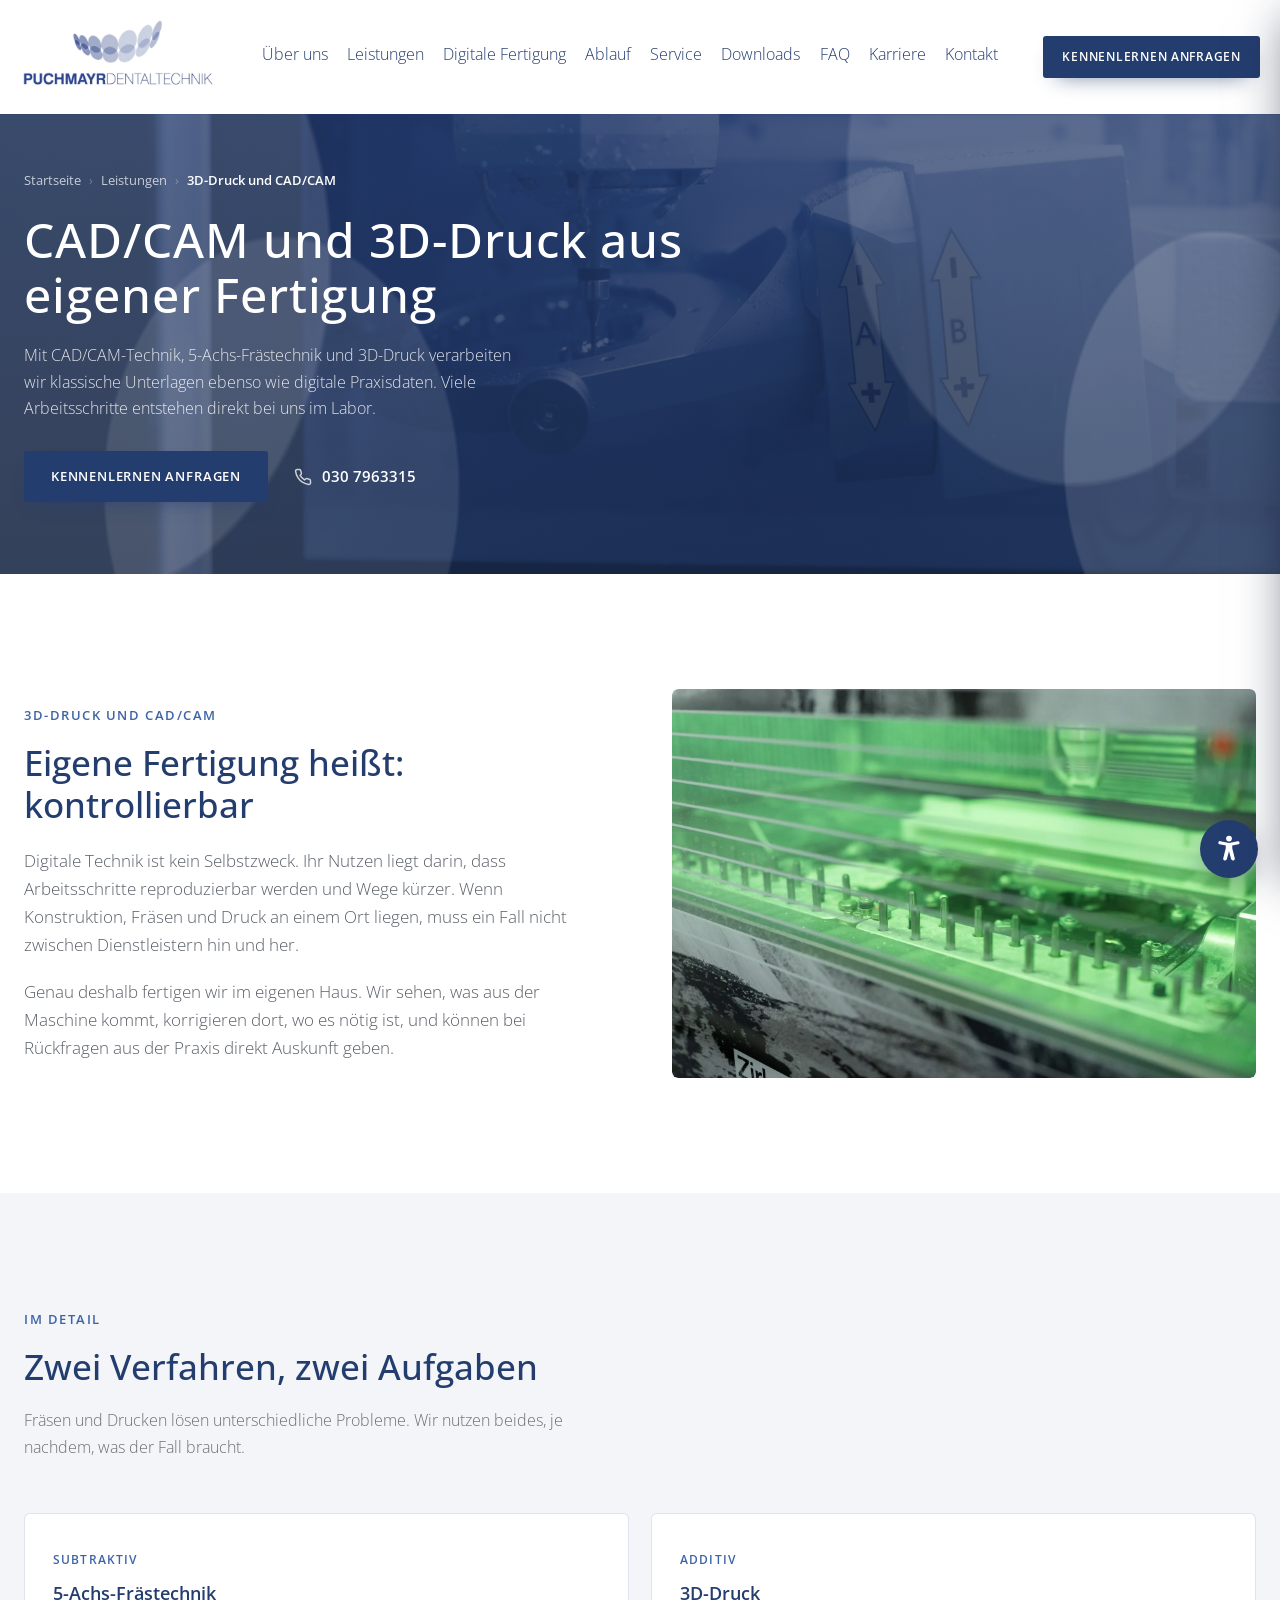
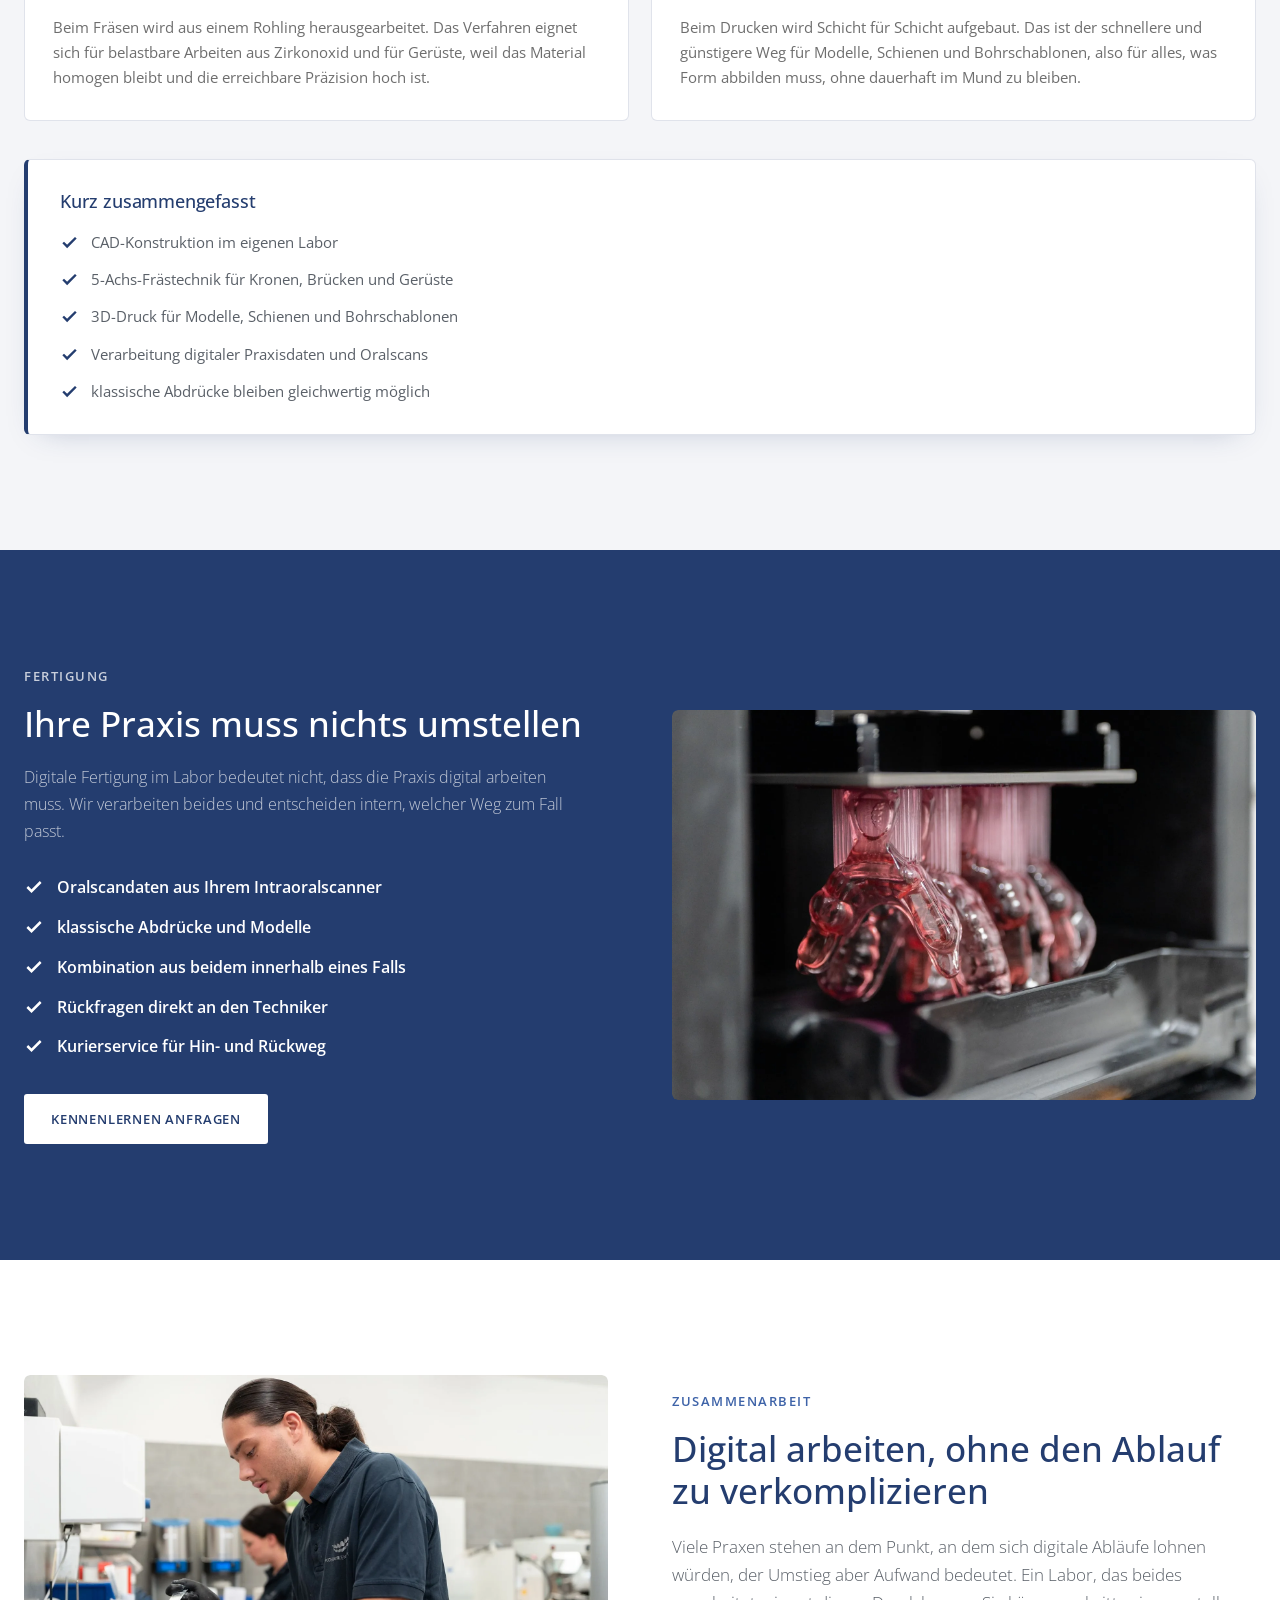
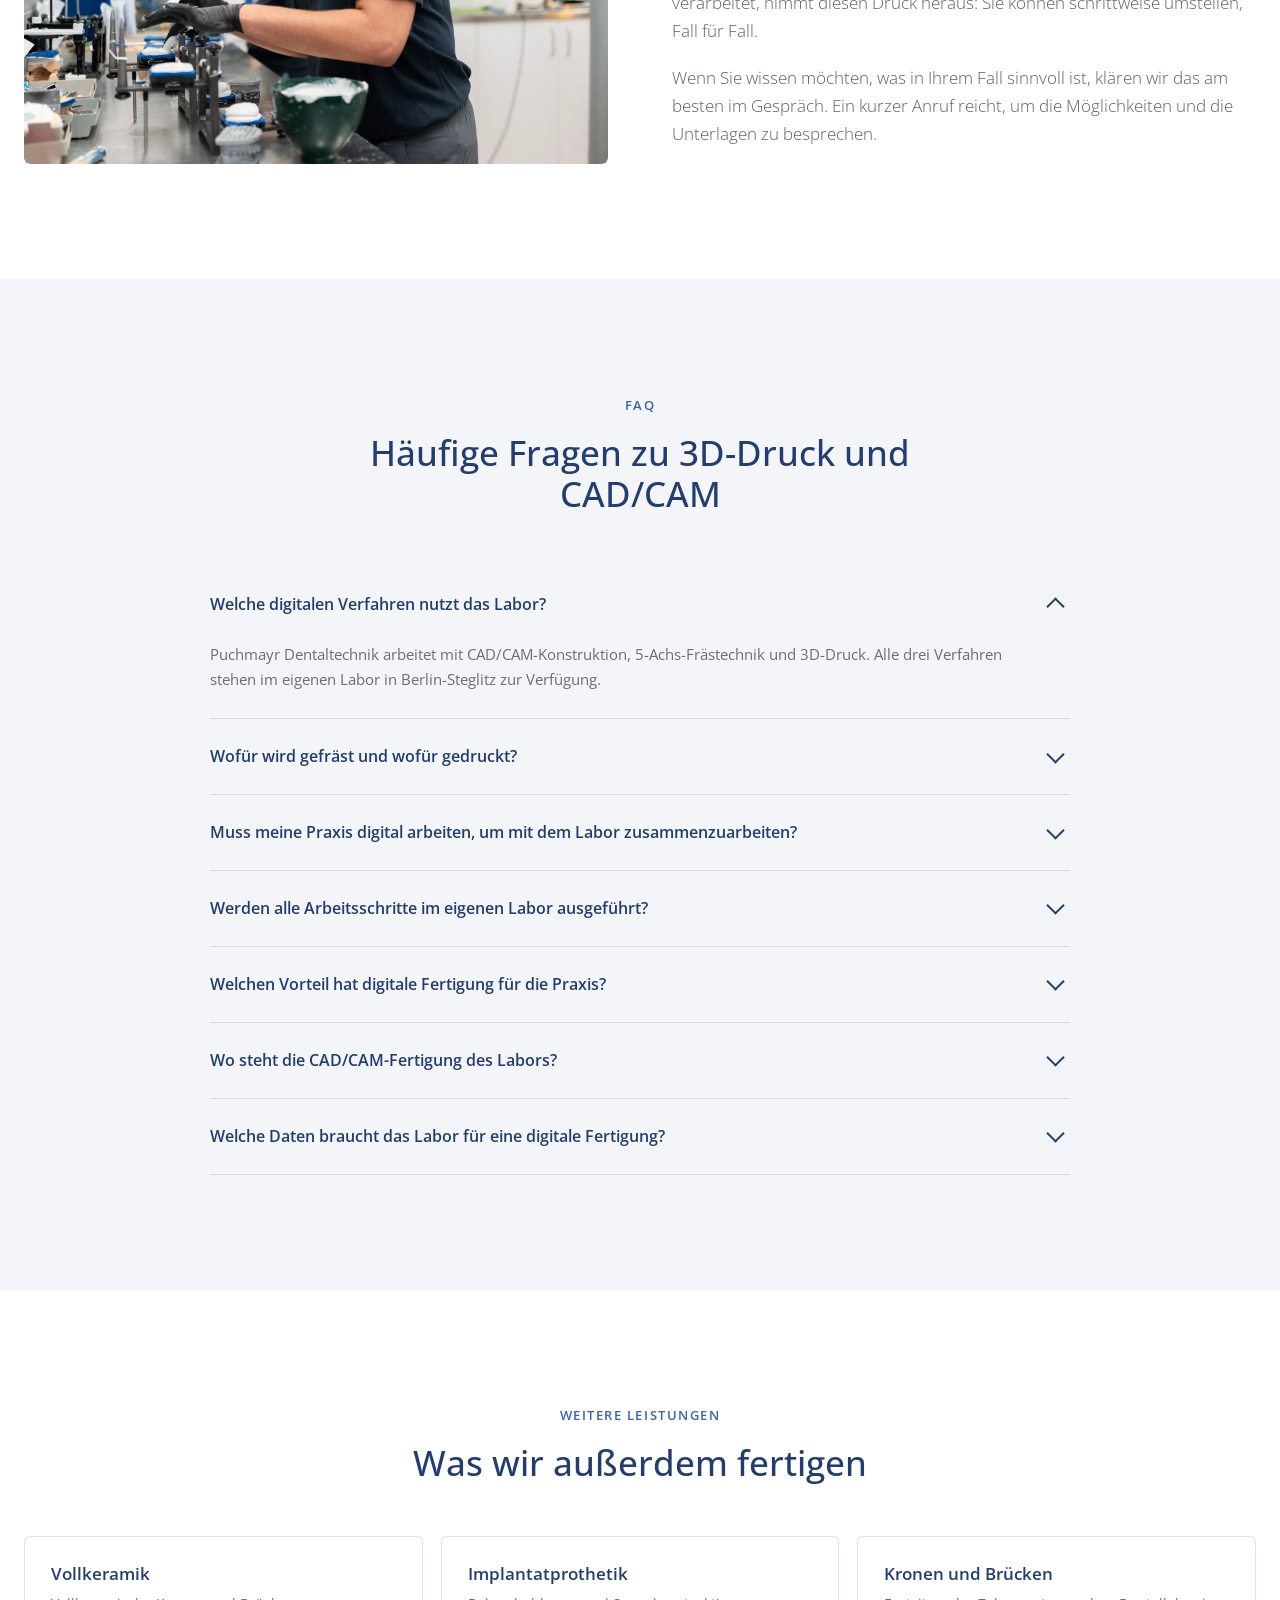
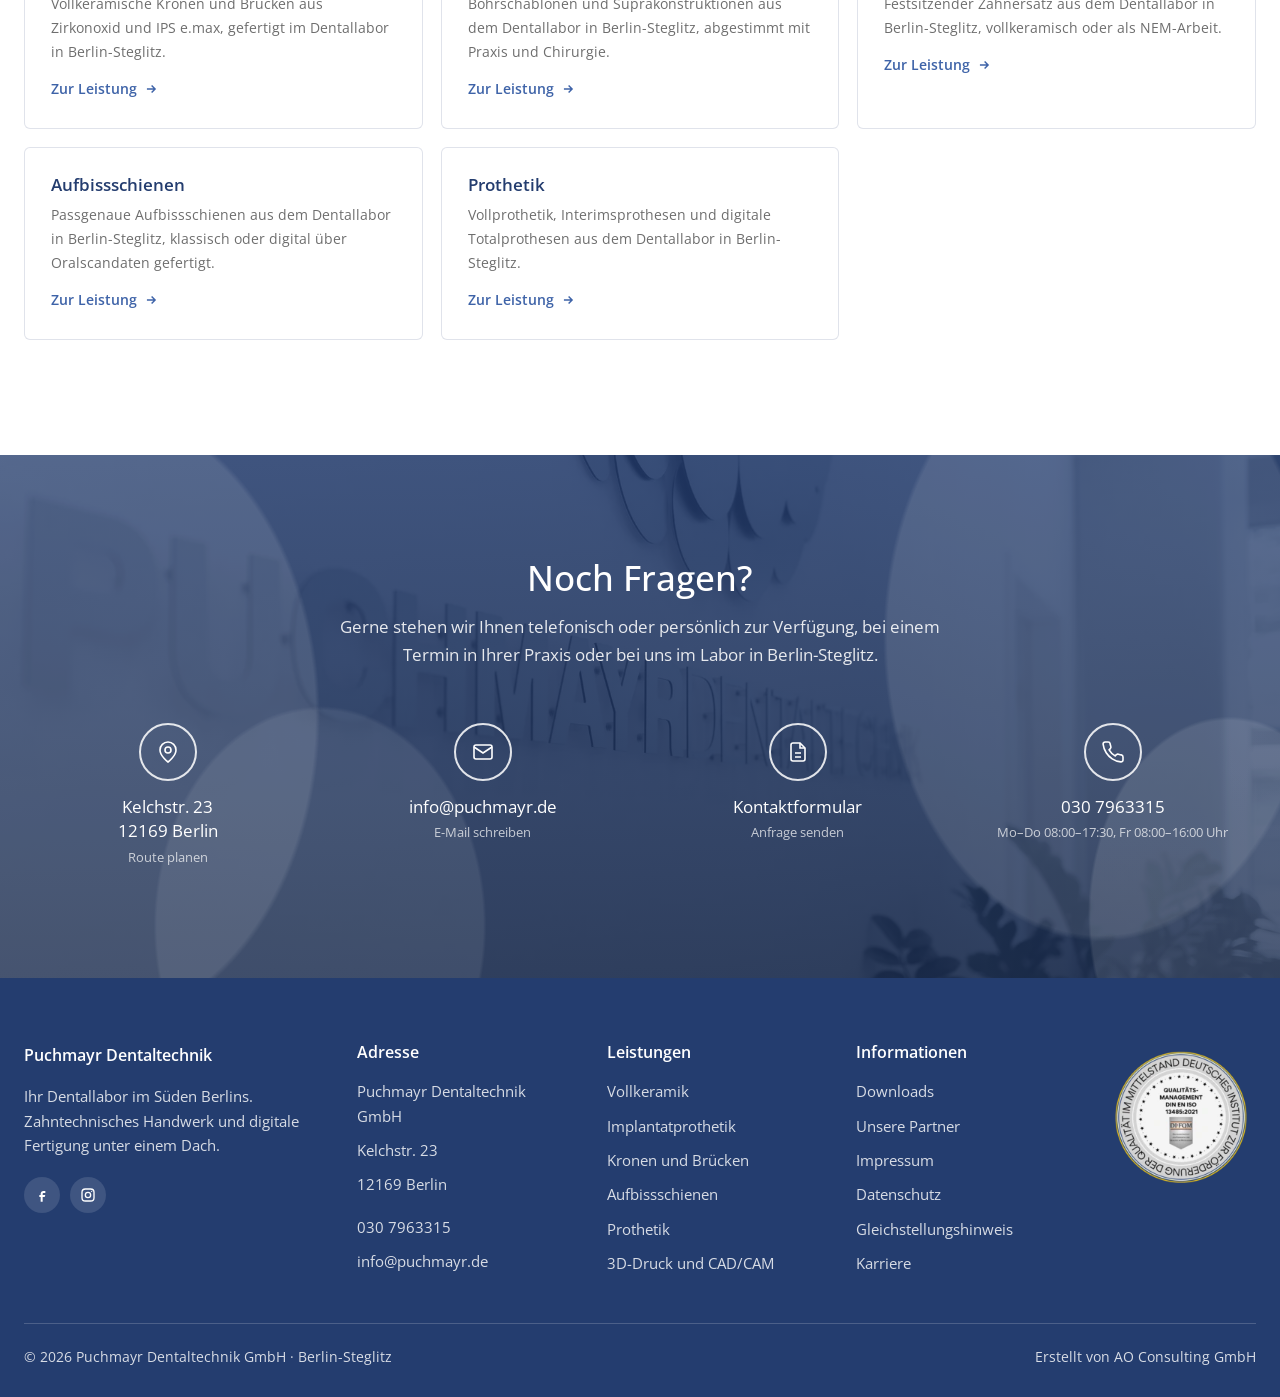
<file: website/digitale-fertigung.html>
<!DOCTYPE html>
<html lang="de">
<head>
<meta charset="utf-8">
<meta name="viewport" content="width=device-width, initial-scale=1">

<title>CAD/CAM und 3D-Druck im Dentallabor Berlin-Steglitz</title>
<meta name="description" content="Digitale Zahntechnik in Berlin-Steglitz: CAD/CAM-Konstruktion, 5-Achs-Frästechnik und 3D-Druck aus eigener Fertigung, für klassische und digitale Unterlagen.">
<meta name="robots" content="index, follow, max-image-preview:large, max-snippet:-1">
<meta name="author" content="Puchmayr Dentaltechnik GmbH">
<link rel="canonical" href="https://www.puchmayr.de/digitale-fertigung/">

<meta property="og:type" content="website">
<meta property="og:locale" content="de_DE">
<meta property="og:site_name" content="Puchmayr Dentaltechnik GmbH">
<meta property="og:title" content="CAD/CAM und 3D-Druck im Dentallabor Berlin-Steglitz">
<meta property="og:description" content="Digitale Zahntechnik in Berlin-Steglitz: CAD/CAM-Konstruktion, 5-Achs-Frästechnik und 3D-Druck aus eigener Fertigung, für klassische und digitale Unterlagen.">
<meta property="og:url" content="https://www.puchmayr.de/digitale-fertigung/">
<meta property="og:image" content="https://www.puchmayr.de/img/cad-cam-fraesmaschine-5-achs-dentallabor-berlin.jpg">
<meta property="og:image:alt" content="5-Achs-Fräsmaschine im Dentallabor Puchmayr">
<meta name="twitter:card" content="summary_large_image">
<meta name="twitter:title" content="CAD/CAM und 3D-Druck im Dentallabor Berlin-Steglitz">
<meta name="twitter:description" content="Digitale Zahntechnik in Berlin-Steglitz: CAD/CAM-Konstruktion, 5-Achs-Frästechnik und 3D-Druck aus eigener Fertigung, für klassische und digitale Unterlagen.">
<meta name="twitter:image" content="https://www.puchmayr.de/img/cad-cam-fraesmaschine-5-achs-dentallabor-berlin.jpg">

<meta name="theme-color" content="#243D6F">

<link rel="icon" href="img/favicon.svg" type="image/svg+xml">
<link rel="icon" href="img/favicon-32.png" sizes="32x32" type="image/png">
<link rel="apple-touch-icon" href="img/apple-touch-icon.png">
<meta name="geo.region" content="DE-BE">
<meta name="geo.placename" content="Berlin-Steglitz">
<meta name="geo.position" content="52.450844;13.3575369">

<!-- Schriften lokal, keine Verbindung zu Google -->
<link rel="preload" href="fonts/open-sans-latin-400-normal.woff2" as="font" type="font/woff2" crossorigin>
<link rel="preload" href="fonts/open-sans-latin-600-normal.woff2" as="font" type="font/woff2" crossorigin>
<link rel="stylesheet" href="assets/schrift.css">
<link rel="stylesheet" href="assets/stil.css">
<link rel="stylesheet" href="assets/barrierefreiheit.css">
<link rel="stylesheet" href="assets/einwilligung.css">

<!-- Strukturierte Daten: Service, WebPage, BreadcrumbList, FAQPage.
     Die Organisation selbst ist auf der Startseite definiert und wird
     hier nur per @id referenziert. -->
<script type="application/ld+json">
{
  "@context": "https://schema.org",
  "@graph": [
    {
      "@type": "Service",
      "@id": "https://www.puchmayr.de/digitale-fertigung/#leistung",
      "name": "3D-Druck und CAD/CAM",
      "serviceType": "Digitale Zahntechnik",
      "description": "CAD/CAM-Konstruktion, 5-Achs-Frästechnik und 3D-Druck aus eigener Fertigung im Dentallabor Berlin-Steglitz.",
      "provider": {
        "@id": "https://www.puchmayr.de/#organisation"
      },
      "areaServed": [
        {
          "@type": "City",
          "name": "Berlin"
        },
        {
          "@type": "AdministrativeArea",
          "name": "Brandenburg"
        }
      ],
      "audience": {
        "@type": "Audience",
        "audienceType": "Zahnarztpraxen"
      },
      "url": "https://www.puchmayr.de/digitale-fertigung/"
    },
    {
      "@type": "WebPage",
      "@id": "https://www.puchmayr.de/digitale-fertigung/#seite",
      "url": "https://www.puchmayr.de/digitale-fertigung/",
      "name": "CAD/CAM und 3D-Druck im Dentallabor Berlin-Steglitz",
      "description": "Digitale Zahntechnik in Berlin-Steglitz: CAD/CAM-Konstruktion, 5-Achs-Frästechnik und 3D-Druck aus eigener Fertigung, für klassische und digitale Unterlagen.",
      "inLanguage": "de-DE",
      "isPartOf": {
        "@id": "https://www.puchmayr.de/#website"
      },
      "about": {
        "@id": "https://www.puchmayr.de/digitale-fertigung/#leistung"
      },
      "primaryImageOfPage": "https://www.puchmayr.de/img/cad-cam-fraesmaschine-5-achs-dentallabor-berlin.jpg",
      "breadcrumb": {
        "@id": "https://www.puchmayr.de/digitale-fertigung/#brotkrumen"
      }
    },
    {
      "@type": "BreadcrumbList",
      "@id": "https://www.puchmayr.de/digitale-fertigung/#brotkrumen",
      "itemListElement": [
        {
          "@type": "ListItem",
          "position": 1,
          "name": "Startseite",
          "item": "https://www.puchmayr.de/"
        },
        {
          "@type": "ListItem",
          "position": 2,
          "name": "Leistungen",
          "item": "https://www.puchmayr.de/#leistungen"
        },
        {
          "@type": "ListItem",
          "position": 3,
          "name": "3D-Druck und CAD/CAM"
        }
      ]
    },
    {
      "@type": "FAQPage",
      "@id": "https://www.puchmayr.de/digitale-fertigung/#faq",
      "isPartOf": {
        "@id": "https://www.puchmayr.de/digitale-fertigung/#seite"
      },
      "mainEntity": [
        {
          "@type": "Question",
          "name": "Welche digitalen Verfahren nutzt das Labor?",
          "acceptedAnswer": {
            "@type": "Answer",
            "text": "Puchmayr Dentaltechnik arbeitet mit CAD/CAM-Konstruktion, 5-Achs-Frästechnik und 3D-Druck. Alle drei Verfahren stehen im eigenen Labor in Berlin-Steglitz zur Verfügung."
          }
        },
        {
          "@type": "Question",
          "name": "Wofür wird gefräst und wofür gedruckt?",
          "acceptedAnswer": {
            "@type": "Answer",
            "text": "Gefräst wird vor allem für belastbare Arbeiten aus Zirkonoxid und für Gerüste, weil das Material dabei homogen bleibt. Gedruckt wird für Modelle, Schienen und Bohrschablonen, also für Arbeiten, die Form abbilden, aber nicht dauerhaft im Mund bleiben."
          }
        },
        {
          "@type": "Question",
          "name": "Muss meine Praxis digital arbeiten, um mit dem Labor zusammenzuarbeiten?",
          "acceptedAnswer": {
            "@type": "Answer",
            "text": "Nein. Klassische Abdrücke und Modelle werden gleichwertig verarbeitet. Wenn digitale Oralscandaten vorliegen, werden sie ebenfalls direkt eingebunden. Auch eine Kombination aus beidem innerhalb eines Falls ist möglich."
          }
        },
        {
          "@type": "Question",
          "name": "Werden alle Arbeitsschritte im eigenen Labor ausgeführt?",
          "acceptedAnswer": {
            "@type": "Answer",
            "text": "Viele Arbeiten entstehen direkt im eigenen Labor in Berlin-Steglitz. Durch eigene Maschinen und eingespielte Prozesse bleibt die Qualität von der Planung bis zur fertigen Arbeit kontrollierbar."
          }
        },
        {
          "@type": "Question",
          "name": "Welchen Vorteil hat digitale Fertigung für die Praxis?",
          "acceptedAnswer": {
            "@type": "Answer",
            "text": "Arbeitsschritte werden reproduzierbar und Wege kürzer. Weil die Konstruktionsdaten erhalten bleiben, lassen sich Arbeiten später leichter nachfertigen. Rückfragen kann das Labor direkt beantworten, weil die Fertigung im Haus liegt."
          }
        },
        {
          "@type": "Question",
          "name": "Wo steht die CAD/CAM-Fertigung des Labors?",
          "acceptedAnswer": {
            "@type": "Answer",
            "text": "Fräsmaschine und 3D-Drucker stehen im eigenen Labor von Puchmayr Dentaltechnik in der Kelchstraße 23 in 12169 Berlin-Steglitz. Es wird nichts an externe Fertiger ausgelagert."
          }
        },
        {
          "@type": "Question",
          "name": "Welche Daten braucht das Labor für eine digitale Fertigung?",
          "acceptedAnswer": {
            "@type": "Answer",
            "text": "Puchmayr Dentaltechnik verarbeitet Oralscandaten der Praxis ebenso wie klassische Unterlagen wie Abdrücke und Modelle. Liegen keine digitalen Daten vor, digitalisiert das Labor die Modelle selbst. Die Praxis muss ihren Ablauf dafür nicht umstellen."
          }
        }
      ]
    }
  ]
}
</script>
</head>
<body>

<!-- Sprunglinks für Tastatur und Screenreader -->
<a class="sprunglink" href="#inhalt">Zum Inhalt springen</a>
<a class="sprunglink" href="index.html#kontakt" style="left:210px">Zum Kontakt springen</a>

<header id="hdr">
  <div class="wrap nav">
    <a href="index.html" class="nav__logo" aria-label="Zur Startseite">
      <picture><source srcset="img/logo-puchmayr.webp" type="image/webp"><img src="img/logo-puchmayr.png" alt="Puchmayr Dentaltechnik GmbH" width="526" height="209" class="nav__logo--inv" data-logo></picture>
      <span class="wordmark" hidden><b>PUCHMAYR</b>DENTALTECHNIK</span>
    </a>
    <ul class="nav__links">
      <li><a href="index.html#ueber">Über uns</a></li>
      <li><a href="index.html#leistungen">Leistungen</a></li>
      <li><a href="index.html#fertigung">Digitale Fertigung</a></li>
      <li><a href="index.html#ablauf">Ablauf</a></li>
      <li><a href="index.html#service">Service</a></li>
      <li><a href="downloads.html">Downloads</a></li>
      <li><a href="#faq">FAQ</a></li>
      <li><a href="https://puchmayr-karriere.de/" target="_blank" rel="noopener">Karriere</a></li>
      <li><a href="index.html#kontakt">Kontakt</a></li>
    </ul>
    <a href="index.html#kontakt" class="btn btn--primary nav__cta">Kennenlernen anfragen</a>
    <button class="nav__burger" aria-label="Menü" aria-expanded="false"><span></span><span></span><span></span></button>
  </div>
</header>

<main id="inhalt">

<!-- ============ HERO ============ -->
<section class="subhero" aria-labelledby="t-hero">
  <div class="subhero__bg">
    <picture><source srcset="img/cad-cam-fraesmaschine-5-achs-dentallabor-berlin.webp" type="image/webp"><img src="img/cad-cam-fraesmaschine-5-achs-dentallabor-berlin.jpg" alt="5-Achs-Fräsmaschine im Dentallabor Puchmayr" width="1800" height="1200" fetchpriority="high" decoding="async"></picture>
  </div>
  <div class="wrap">
    <nav class="crumbs" aria-label="Brotkrumennavigation">
      <ol>
        <li><a href="index.html">Startseite</a></li>
        <li><a href="index.html#leistungen">Leistungen</a></li>
        <li><span aria-current="page">3D-Druck und CAD/CAM</span></li>
      </ol>
    </nav>
    <h1 id="t-hero">CAD/CAM und 3D-Druck aus eigener Fertigung</h1>
    <p class="sublead">Mit CAD/CAM-Technik, 5-Achs-Frästechnik und 3D-Druck verarbeiten wir klassische Unterlagen ebenso wie digitale Praxisdaten. Viele Arbeitsschritte entstehen direkt bei uns im Labor.</p>
    <div class="subhero__actions">
      <a href="index.html#kontakt" class="btn btn--primary">Kennenlernen anfragen</a>
      <a href="tel:+49307963315" class="phone-link"><svg viewBox="0 0 24 24" fill="none" stroke="currentColor" stroke-width="2" aria-hidden="true"><path d="M22 16.9v3a2 2 0 0 1-2.2 2 19.8 19.8 0 0 1-8.6-3.1 19.5 19.5 0 0 1-6-6A19.8 19.8 0 0 1 2.1 4.2 2 2 0 0 1 4.1 2h3a2 2 0 0 1 2 1.7c.1 1 .4 1.9.7 2.8a2 2 0 0 1-.5 2.1L8.1 9.9a16 16 0 0 0 6 6l1.3-1.2a2 2 0 0 1 2.1-.5c.9.3 1.8.6 2.8.7a2 2 0 0 1 1.7 2Z"/></svg> 030 7963315</a>
    </div>
  </div>
</section>

<!-- ============ EINSTIEG ============ -->
<section class="sec" aria-labelledby="t-intro">
  <div class="wrap split">
    <div>
      <span class="kicker">3D-Druck und CAD/CAM</span>
      <h2 id="t-intro">Eigene Fertigung heißt: <span class="mark">kontrollierbar</span></h2>
      <div style="margin-top:22px">
        <p>Digitale Technik ist kein Selbstzweck. Ihr Nutzen liegt darin, dass Arbeitsschritte reproduzierbar werden und Wege kürzer. Wenn Konstruktion, Fräsen und Druck an einem Ort liegen, muss ein Fall nicht zwischen Dienstleistern hin und her.</p>
        <p>Genau deshalb fertigen wir im eigenen Haus. Wir sehen, was aus der Maschine kommt, korrigieren dort, wo es nötig ist, und können bei Rückfragen aus der Praxis direkt Auskunft geben.</p>
      </div>
    </div>
    <div class="split__media">
      <picture><source srcset="img/zirkonoxid-rohling-cad-cam-fertigung.webp" type="image/webp"><img src="img/zirkonoxid-rohling-cad-cam-fertigung.jpg" alt="Zirkonoxid-Rohling in der CAD/CAM-Fräsmaschine" width="1800" height="1200" loading="lazy" decoding="async"></picture>
    </div>
  </div>
</section>

<!-- ============ MATERIALIEN / VERFAHREN ============ -->
<section class="sec sec--mist" aria-labelledby="t-mats">
  <div class="wrap">
    <div class="sec-head">
      <span class="kicker">Im Detail</span>
      <h2 id="t-mats">Zwei <span class="mark">Verfahren</span>, zwei Aufgaben</h2>
      <p class="lead">Fräsen und Drucken lösen unterschiedliche Probleme. Wir nutzen beides, je nachdem, was der Fall braucht.</p>
    </div>
    <div class="matgrid">
      <article class="matcard">
        <span class="matcard__tag">Subtraktiv</span>
        <h3>5-Achs-Frästechnik</h3>
        <p>Beim Fräsen wird aus einem Rohling herausgearbeitet. Das Verfahren eignet sich für belastbare Arbeiten aus Zirkonoxid und für Gerüste, weil das Material homogen bleibt und die erreichbare Präzision hoch ist.</p>
      </article>
      <article class="matcard">
        <span class="matcard__tag">Additiv</span>
        <h3>3D-Druck</h3>
        <p>Beim Drucken wird Schicht für Schicht aufgebaut. Das ist der schnellere und günstigere Weg für Modelle, Schienen und Bohrschablonen, also für alles, was Form abbilden muss, ohne dauerhaft im Mund zu bleiben.</p>
      </article>
    </div>

    <div class="summary" style="margin-top:38px">
      <h2>Kurz zusammengefasst</h2>
      <ul>
        <li><svg viewBox="0 0 24 24" fill="none" stroke="currentColor" stroke-width="3" aria-hidden="true"><path d="M20 6 9 17l-5-5"/></svg><span>CAD-Konstruktion im eigenen Labor</span></li>
        <li><svg viewBox="0 0 24 24" fill="none" stroke="currentColor" stroke-width="3" aria-hidden="true"><path d="M20 6 9 17l-5-5"/></svg><span>5-Achs-Frästechnik für Kronen, Brücken und Gerüste</span></li>
        <li><svg viewBox="0 0 24 24" fill="none" stroke="currentColor" stroke-width="3" aria-hidden="true"><path d="M20 6 9 17l-5-5"/></svg><span>3D-Druck für Modelle, Schienen und Bohrschablonen</span></li>
        <li><svg viewBox="0 0 24 24" fill="none" stroke="currentColor" stroke-width="3" aria-hidden="true"><path d="M20 6 9 17l-5-5"/></svg><span>Verarbeitung digitaler Praxisdaten und Oralscans</span></li>
        <li><svg viewBox="0 0 24 24" fill="none" stroke="currentColor" stroke-width="3" aria-hidden="true"><path d="M20 6 9 17l-5-5"/></svg><span>klassische Abdrücke bleiben gleichwertig möglich</span></li>
      </ul>
    </div>
  </div>
</section>

<!-- ============ FERTIGUNG (dunkel) ============ -->
<div class="darkwrap">
<section class="dark" aria-labelledby="t-dark">
  <div class="wrap split">
    <div>
      <span class="kicker kicker--light">Fertigung</span>
      <h2 id="t-dark">Ihre Praxis muss <span class="mark mark--light">nichts</span> umstellen</h2>
      <p class="lead" style="margin-top:20px">Digitale Fertigung im Labor bedeutet nicht, dass die Praxis digital arbeiten muss. Wir verarbeiten beides und entscheiden intern, welcher Weg zum Fall passt.</p>
      <ul class="checklist">
        <li><svg viewBox="0 0 24 24" fill="none" stroke="currentColor" stroke-width="3" aria-hidden="true"><path d="M20 6 9 17l-5-5"/></svg>Oralscandaten aus Ihrem Intraoralscanner</li>
        <li><svg viewBox="0 0 24 24" fill="none" stroke="currentColor" stroke-width="3" aria-hidden="true"><path d="M20 6 9 17l-5-5"/></svg>klassische Abdrücke und Modelle</li>
        <li><svg viewBox="0 0 24 24" fill="none" stroke="currentColor" stroke-width="3" aria-hidden="true"><path d="M20 6 9 17l-5-5"/></svg>Kombination aus beidem innerhalb eines Falls</li>
        <li><svg viewBox="0 0 24 24" fill="none" stroke="currentColor" stroke-width="3" aria-hidden="true"><path d="M20 6 9 17l-5-5"/></svg>Rückfragen direkt an den Techniker</li>
        <li><svg viewBox="0 0 24 24" fill="none" stroke="currentColor" stroke-width="3" aria-hidden="true"><path d="M20 6 9 17l-5-5"/></svg>Kurierservice für Hin- und Rückweg</li>
      </ul>
      <a href="index.html#kontakt" class="btn btn--primary">Kennenlernen anfragen</a>
    </div>
    <div class="split__media">
      <picture><source srcset="img/3d-druck-aufbissschienen-dentallabor.webp" type="image/webp"><img src="img/3d-druck-aufbissschienen-dentallabor.jpg" alt="3D-Drucker bei der Fertigung im Dentallabor" width="1800" height="1200" loading="lazy" decoding="async"></picture>
    </div>
  </div>
</section>
</div>

<!-- ============ FÜR PRAXEN ============ -->
<section class="sec" aria-labelledby="t-praxen">
  <div class="wrap split split--rev">
    <div class="split__media">
      <picture><source srcset="img/zahntechniker-gips-anmischen-arbeitsplatz.webp" type="image/webp"><img src="img/zahntechniker-gips-anmischen-arbeitsplatz.jpg" alt="Zahntechniker am Arbeitsplatz im Dentallabor" width="1800" height="1209" loading="lazy" decoding="async"></picture>
    </div>
    <div>
      <span class="kicker">Zusammenarbeit</span>
      <h2 id="t-praxen">Digital arbeiten, ohne den Ablauf zu <span class="mark">verkomplizieren</span></h2>
      <div style="margin-top:22px">
        <p>Viele Praxen stehen an dem Punkt, an dem sich digitale Abläufe lohnen würden, der Umstieg aber Aufwand bedeutet. Ein Labor, das beides verarbeitet, nimmt diesen Druck heraus: Sie können schrittweise umstellen, Fall für Fall.</p>
        <p>Wenn Sie wissen möchten, was in Ihrem Fall sinnvoll ist, klären wir das am besten im Gespräch. Ein kurzer Anruf reicht, um die Möglichkeiten und die Unterlagen zu besprechen.</p>
      </div>
    </div>
  </div>
</section>

<!-- ============ FAQ ============ -->
<section class="sec sec--mist" id="faq" aria-labelledby="t-faq">
  <div class="wrap">
    <div class="sec-head sec-head--center">
      <span class="kicker">FAQ</span>
      <h2 id="t-faq">Häufige <span class="mark">Fragen</span> zu 3D-Druck und CAD/CAM</h2>
    </div>
    <div class="faq">
      <details open>
        <summary><h3 class="faq__q">Welche digitalen Verfahren nutzt das Labor?</h3></summary>
        <p>Puchmayr Dentaltechnik arbeitet mit CAD/CAM-Konstruktion, 5-Achs-Frästechnik und 3D-Druck. Alle drei Verfahren stehen im eigenen Labor in Berlin-Steglitz zur Verfügung.</p>
      </details>
      <details>
        <summary><h3 class="faq__q">Wofür wird gefräst und wofür gedruckt?</h3></summary>
        <p>Gefräst wird vor allem für belastbare Arbeiten aus Zirkonoxid und für Gerüste, weil das Material dabei homogen bleibt. Gedruckt wird für Modelle, Schienen und Bohrschablonen, also für Arbeiten, die Form abbilden, aber nicht dauerhaft im Mund bleiben.</p>
      </details>
      <details>
        <summary><h3 class="faq__q">Muss meine Praxis digital arbeiten, um mit dem Labor zusammenzuarbeiten?</h3></summary>
        <p>Nein. Klassische Abdrücke und Modelle werden gleichwertig verarbeitet. Wenn digitale Oralscandaten vorliegen, werden sie ebenfalls direkt eingebunden. Auch eine Kombination aus beidem innerhalb eines Falls ist möglich.</p>
      </details>
      <details>
        <summary><h3 class="faq__q">Werden alle Arbeitsschritte im eigenen Labor ausgeführt?</h3></summary>
        <p>Viele Arbeiten entstehen direkt im eigenen Labor in Berlin-Steglitz. Durch eigene Maschinen und eingespielte Prozesse bleibt die Qualität von der Planung bis zur fertigen Arbeit kontrollierbar.</p>
      </details>
      <details>
        <summary><h3 class="faq__q">Welchen Vorteil hat digitale Fertigung für die Praxis?</h3></summary>
        <p>Arbeitsschritte werden reproduzierbar und Wege kürzer. Weil die Konstruktionsdaten erhalten bleiben, lassen sich Arbeiten später leichter nachfertigen. Rückfragen kann das Labor direkt beantworten, weil die Fertigung im Haus liegt.</p>
      </details>
      <details>
        <summary><h3 class="faq__q">Wo steht die CAD/CAM-Fertigung des Labors?</h3></summary>
        <p>Fräsmaschine und 3D-Drucker stehen im eigenen Labor von Puchmayr Dentaltechnik in der Kelchstraße 23 in 12169 Berlin-Steglitz. Es wird nichts an externe Fertiger ausgelagert.</p>
      </details>
      <details>
        <summary><h3 class="faq__q">Welche Daten braucht das Labor für eine digitale Fertigung?</h3></summary>
        <p>Puchmayr Dentaltechnik verarbeitet Oralscandaten der Praxis ebenso wie klassische Unterlagen wie Abdrücke und Modelle. Liegen keine digitalen Daten vor, digitalisiert das Labor die Modelle selbst. Die Praxis muss ihren Ablauf dafür nicht umstellen.</p>
      </details>
    </div>
  </div>
</section>

<!-- ============ WEITERE LEISTUNGEN (interne Verlinkung) ============ -->
<section class="sec" aria-labelledby="t-weitere">
  <div class="wrap">
    <div class="sec-head sec-head--center">
      <span class="kicker">Weitere Leistungen</span>
      <h2 id="t-weitere">Was wir außerdem <span class="mark">fertigen</span></h2>
    </div>
    <div class="crosslinks">
      <a class="crosslink" href="vollkeramik.html">
        <h3>Vollkeramik</h3>
        <p>Vollkeramische Kronen und Brücken aus Zirkonoxid und IPS e.max, gefertigt im Dentallabor in Berlin-Steglitz.</p>
        <span class="crosslink__more">Zur Leistung <svg viewBox="0 0 24 24" fill="none" stroke="currentColor" stroke-width="2.5" aria-hidden="true"><path d="M5 12h14M13 6l6 6-6 6"/></svg></span>
      </a>
      <a class="crosslink" href="implantatprothetik.html">
        <h3>Implantatprothetik</h3>
        <p>Bohrschablonen und Suprakonstruktionen aus dem Dentallabor in Berlin-Steglitz, abgestimmt mit Praxis und Chirurgie.</p>
        <span class="crosslink__more">Zur Leistung <svg viewBox="0 0 24 24" fill="none" stroke="currentColor" stroke-width="2.5" aria-hidden="true"><path d="M5 12h14M13 6l6 6-6 6"/></svg></span>
      </a>
      <a class="crosslink" href="kronen-und-bruecken.html">
        <h3>Kronen und Brücken</h3>
        <p>Festsitzender Zahnersatz aus dem Dentallabor in Berlin-Steglitz, vollkeramisch oder als NEM-Arbeit.</p>
        <span class="crosslink__more">Zur Leistung <svg viewBox="0 0 24 24" fill="none" stroke="currentColor" stroke-width="2.5" aria-hidden="true"><path d="M5 12h14M13 6l6 6-6 6"/></svg></span>
      </a>
      <a class="crosslink" href="aufbissschienen.html">
        <h3>Aufbissschienen</h3>
        <p>Passgenaue Aufbissschienen aus dem Dentallabor in Berlin-Steglitz, klassisch oder digital über Oralscandaten gefertigt.</p>
        <span class="crosslink__more">Zur Leistung <svg viewBox="0 0 24 24" fill="none" stroke="currentColor" stroke-width="2.5" aria-hidden="true"><path d="M5 12h14M13 6l6 6-6 6"/></svg></span>
      </a>
      <a class="crosslink" href="prothetik.html">
        <h3>Prothetik</h3>
        <p>Vollprothetik, Interimsprothesen und digitale Totalprothesen aus dem Dentallabor in Berlin-Steglitz.</p>
        <span class="crosslink__more">Zur Leistung <svg viewBox="0 0 24 24" fill="none" stroke="currentColor" stroke-width="2.5" aria-hidden="true"><path d="M5 12h14M13 6l6 6-6 6"/></svg></span>
      </a>
    </div>
  </div>
</section>

<!-- ============ CTA ============ -->
<!-- ============ NOCH FRAGEN? (Element der bisherigen Webseite) ============
     Blau eingefärbtes Foto mit den hellen Ovalen, vier runde Symbole.
     Ersetzt die frühere Google-Maps-Karte: der Routenlink öffnet Google Maps
     erst beim Klick in einem neuen Fenster, vorher geht keine Anfrage an Google. -->
<section class="fragen" aria-labelledby="t-fragen">
  <div class="fragen__bg" aria-hidden="true">
    <picture><source srcset="img/puchmayr-dentaltechnik-empfang-berlin-steglitz.webp" type="image/webp"><img src="img/puchmayr-dentaltechnik-empfang-berlin-steglitz.jpg" alt="" width="1800" height="1200" loading="lazy" decoding="async"></picture>
  </div>
  <div class="wrap">
    <h2 id="t-fragen">Noch Fragen?</h2>
    <p class="fragen__lead">Gerne stehen wir Ihnen telefonisch oder persönlich zur Verfügung, bei einem Termin in Ihrer Praxis oder bei uns im Labor in Berlin-Steglitz.</p>
    <ul class="fragen__liste">
      <li><a href="https://www.google.com/maps/dir/?api=1&amp;destination=Kelchstr.+23%2C+12169+Berlin" target="_blank" rel="noopener" aria-label="Route zur Kelchstr. 23, 12169 Berlin planen (öffnet Google Maps in einem neuen Fenster)">
        <span class="fragen__ico"><svg viewBox="0 0 24 24" fill="none" stroke="currentColor" stroke-width="1.6" aria-hidden="true"><path d="M20 10c0 6-8 12-8 12s-8-6-8-12a8 8 0 0 1 16 0Z"/><circle cx="12" cy="10" r="3"/></svg></span>
        <span>Kelchstr. 23<br>12169 Berlin<small>Route planen</small></span></a></li>
      <li><a href="mailto:info@puchmayr.de">
        <span class="fragen__ico"><svg viewBox="0 0 24 24" fill="none" stroke="currentColor" stroke-width="1.6" aria-hidden="true"><rect x="3" y="5" width="18" height="14" rx="2"/><path d="m3 7 9 6 9-6"/></svg></span>
        <span>info@puchmayr.de<small>E-Mail schreiben</small></span></a></li>
      <li><a href="index.html#kontakt">
        <span class="fragen__ico"><svg viewBox="0 0 24 24" fill="none" stroke="currentColor" stroke-width="1.6" aria-hidden="true"><path d="M14 3H7a2 2 0 0 0-2 2v14a2 2 0 0 0 2 2h10a2 2 0 0 0 2-2V8Z"/><path d="M14 3v5h5M9 13h6M9 17h6"/></svg></span>
        <span>Kontaktformular<small>Anfrage senden</small></span></a></li>
      <li><a href="tel:+49307963315">
        <span class="fragen__ico"><svg viewBox="0 0 24 24" fill="none" stroke="currentColor" stroke-width="1.6" aria-hidden="true"><path d="M22 16.9v3a2 2 0 0 1-2.2 2 19.8 19.8 0 0 1-8.6-3.1 19.5 19.5 0 0 1-6-6A19.8 19.8 0 0 1 2.1 4.2 2 2 0 0 1 4.1 2h3a2 2 0 0 1 2 1.7c.1 1 .4 1.9.7 2.8a2 2 0 0 1-.5 2.1L8.1 9.9a16 16 0 0 0 6 6l1.3-1.2a2 2 0 0 1 2.1-.5c.9.3 1.8.6 2.8.7a2 2 0 0 1 1.7 2Z"/></svg></span>
        <span>030 7963315<small>Mo–Do 08:00–17:30, Fr 08:00–16:00 Uhr</small></span></a></li>
    </ul>
  </div>
</section>

</main>

<footer>
  <div class="wrap">
    <div class="foot">
      <div>
        <div class="foot__name">Puchmayr Dentaltechnik</div>
        <p style="max-width:34ch">Ihr Dentallabor im Süden Berlins. Zahntechnisches Handwerk und digitale Fertigung unter einem Dach.</p>
        <div class="foot__soc">
          <a href="https://www.facebook.com/puchmayr1" aria-label="Facebook" target="_blank" rel="noopener"><svg viewBox="0 0 24 24" fill="currentColor" aria-hidden="true"><path d="M14 9h3V6h-3c-2.2 0-4 1.8-4 4v2H8v3h2v7h3v-7h3l1-3h-4v-2c0-.6.4-1 1-1Z"/></svg></a>
          <a href="https://www.instagram.com/dentaltechnik_puchmayr/" aria-label="Instagram" target="_blank" rel="noopener"><svg viewBox="0 0 24 24" fill="none" stroke="currentColor" stroke-width="2" aria-hidden="true"><rect x="3" y="3" width="18" height="18" rx="5"/><circle cx="12" cy="12" r="4"/><circle cx="17.5" cy="6.5" r="1" fill="currentColor" stroke="none"/></svg></a>
        </div>
      </div>
      <div>
        <h3>Adresse</h3>
        <ul>
          <li>Puchmayr Dentaltechnik GmbH</li>
          <li>Kelchstr. 23</li>
          <li>12169 Berlin</li>
          <li style="margin-top:8px"><a href="tel:+49307963315">030 7963315</a></li>
          <li><a href="mailto:info@puchmayr.de">info@puchmayr.de</a></li>
        </ul>
      </div>
      <div>
        <h3>Leistungen</h3>
        <ul>
          <li><a href="vollkeramik.html">Vollkeramik</a></li>
          <li><a href="implantatprothetik.html">Implantatprothetik</a></li>
          <li><a href="kronen-und-bruecken.html">Kronen und Brücken</a></li>
          <li><a href="aufbissschienen.html">Aufbissschienen</a></li>
          <li><a href="prothetik.html">Prothetik</a></li>
          <li><a href="digitale-fertigung.html">3D-Druck und CAD/CAM</a></li>
        </ul>
      </div>
      <div>
        <h3>Informationen</h3>
        <ul>
          <li><a href="downloads.html">Downloads</a></li>
          <li><a href="partner.html">Unsere Partner</a></li>
          <li><a href="impressum.html">Impressum</a></li>
          <li><a href="datenschutz.html">Datenschutz</a></li>
          <li><a href="gleichstellung.html">Gleichstellungshinweis</a></li>
          <li><button type="button" class="ein-ausloeser" data-einwilligung-oeffnen>Cookie-Einstellungen</button></li>
          <li><a href="https://puchmayr-karriere.de/" target="_blank" rel="noopener">Karriere</a></li>
        </ul>
      </div>
      <div class="foot__siegel">
        <picture><source srcset="img/qm-siegel-din-en-iso-13485-dentallabor-berlin.webp" type="image/webp"><img src="img/qm-siegel-din-en-iso-13485-dentallabor-berlin.png" alt="Siegel: Qualitätsmanagement nach DIN EN ISO 13485:2021, Deutsches Institut zur Förderung der Qualität im Mittelstand" width="200" height="200" loading="lazy" decoding="async"></picture>
      </div>
    </div>
    <div class="foot__bar">
      <span>© 2026 Puchmayr Dentaltechnik GmbH · Berlin-Steglitz</span>
      <span>Erstellt von AO Consulting GmbH</span>
    </div>
  </div>
</footer>

<script src="assets/ao-konfiguration.js"></script>
<script src="assets/einwilligung.js" defer></script>
<script src="assets/messung.js" defer></script>
<script src="assets/skript.js" defer></script>
<script src="assets/barrierefreiheit.js" defer></script>
<script src="assets/statistik.js" defer></script>
</body>
</html>
</file>
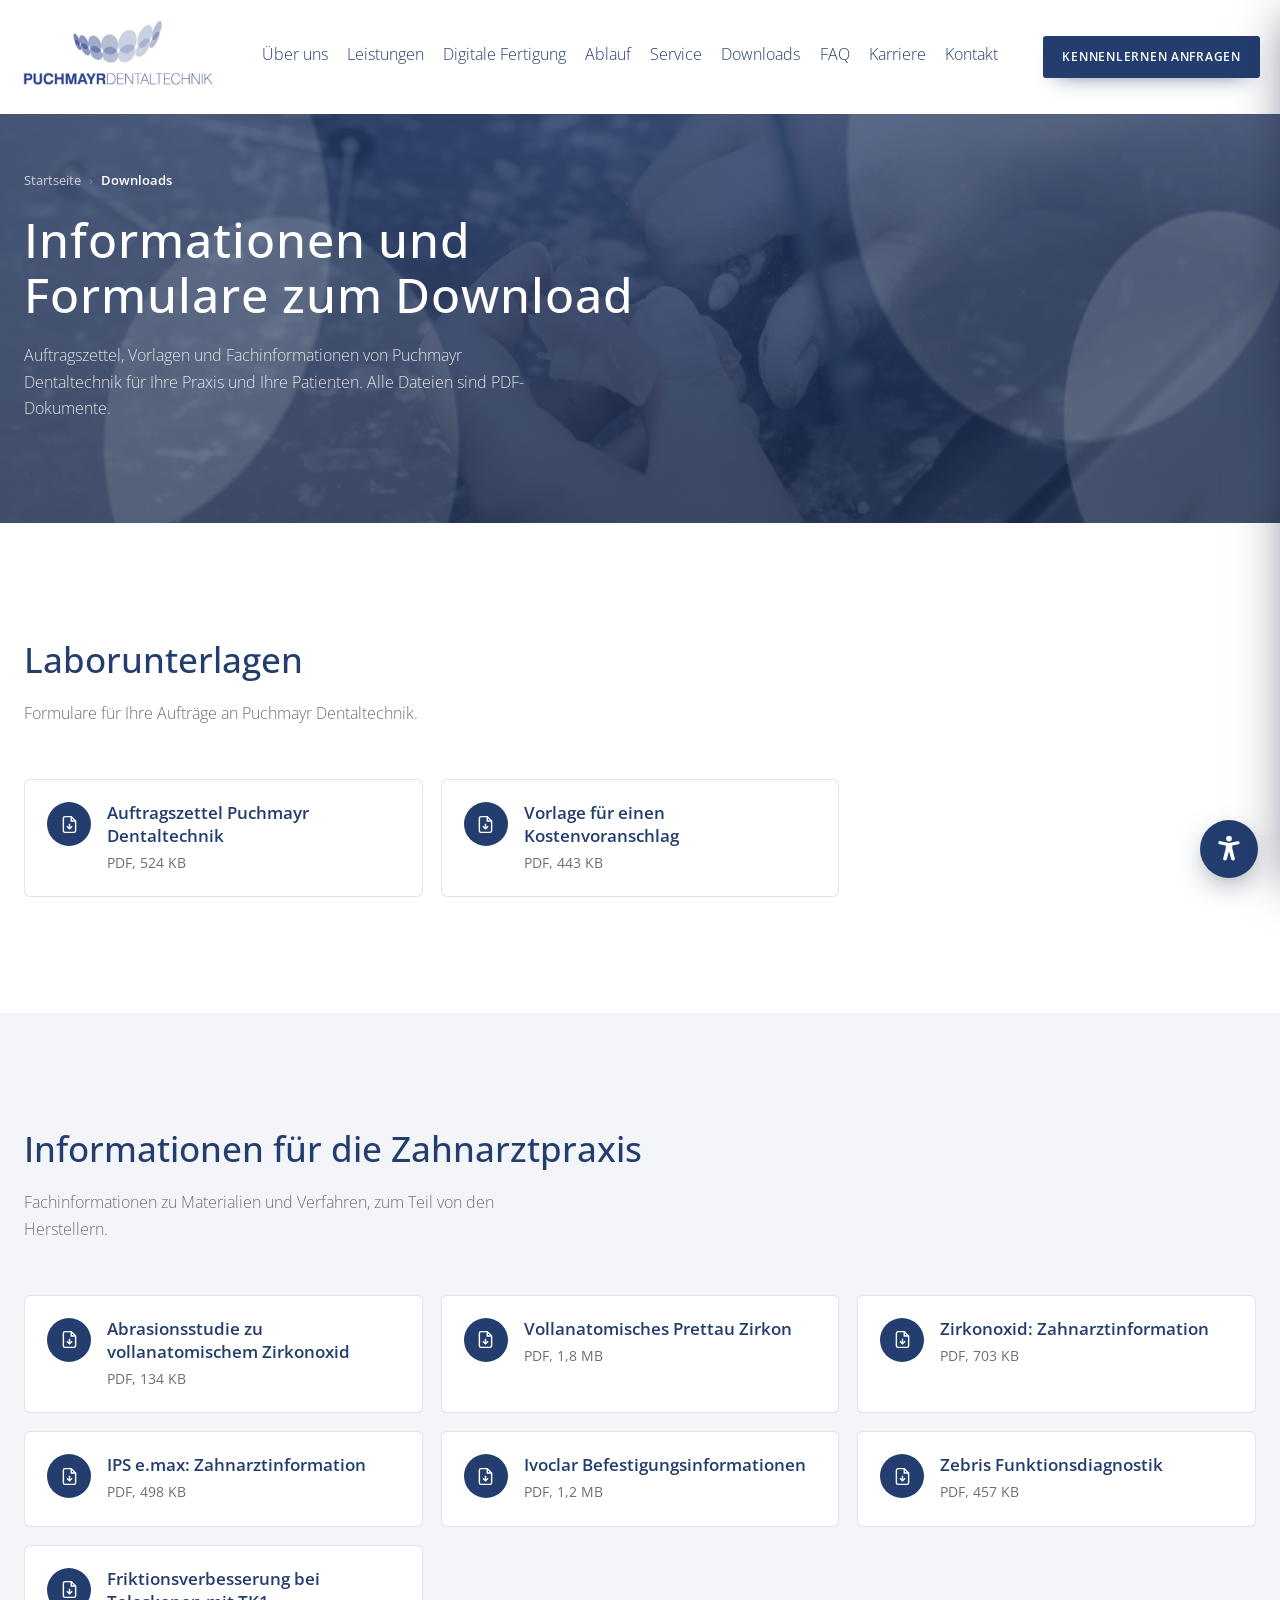
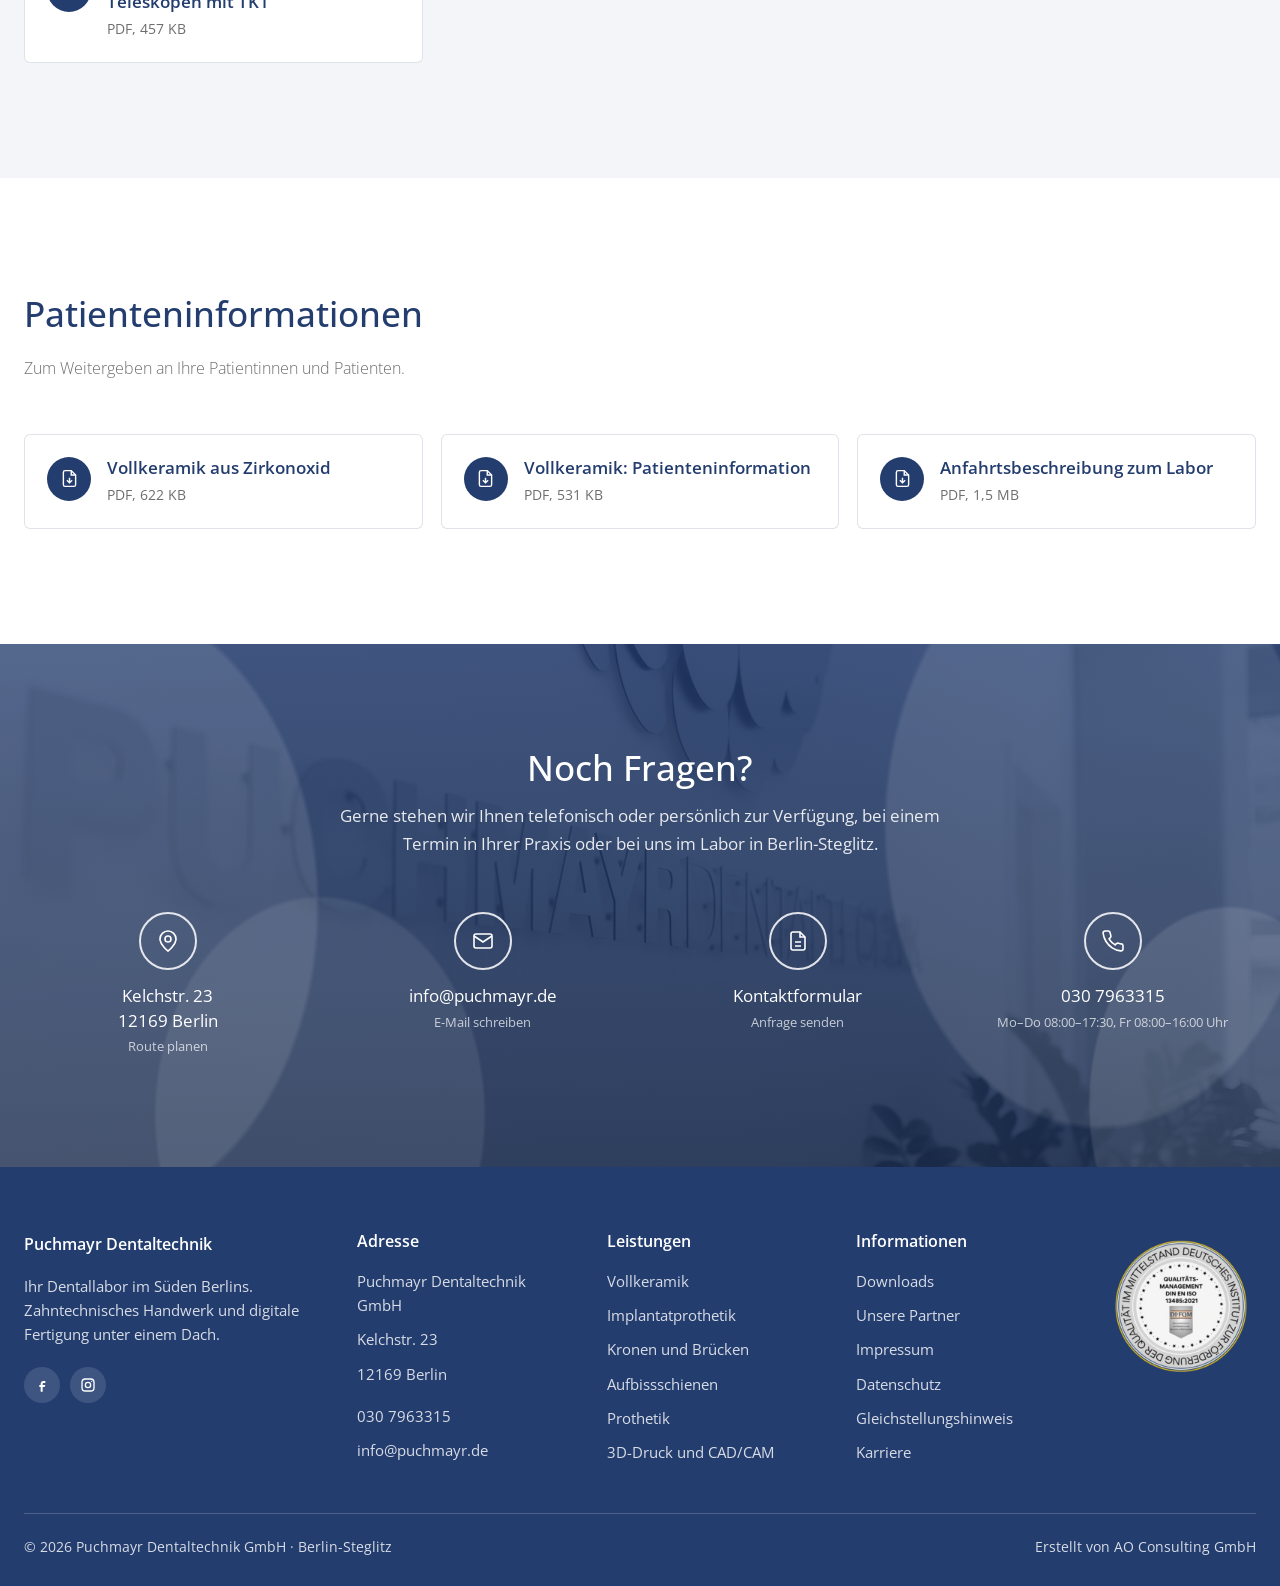
<file: website/downloads.html>
<!DOCTYPE html>
<html lang="de">
<head>
<meta charset="utf-8">
<meta name="viewport" content="width=device-width, initial-scale=1">

<title>Downloads für Zahnarztpraxen | Puchmayr Dentaltechnik Berlin</title>
<meta name="description" content="Auftragszettel, Kostenvoranschlag, Zahnarzt- und Patienteninformationen von Puchmayr Dentaltechnik, Dentallabor in Berlin-Steglitz, zum Herunterladen.">
<meta name="robots" content="index, follow, max-image-preview:large, max-snippet:-1">
<meta name="author" content="Puchmayr Dentaltechnik GmbH">
<link rel="canonical" href="https://www.puchmayr.de/downloads/">

<meta property="og:type" content="website">
<meta property="og:locale" content="de_DE">
<meta property="og:site_name" content="Puchmayr Dentaltechnik GmbH">
<meta property="og:title" content="Downloads für Zahnarztpraxen | Puchmayr Dentaltechnik Berlin">
<meta property="og:description" content="Auftragszettel, Kostenvoranschlag, Zahnarzt- und Patienteninformationen von Puchmayr Dentaltechnik, Dentallabor in Berlin-Steglitz, zum Herunterladen.">
<meta property="og:url" content="https://www.puchmayr.de/downloads/">
<meta property="og:image" content="https://www.puchmayr.de/img/zahntechnikerin-detailarbeit-prothese.jpg">
<meta property="og:image:alt" content="Zahntechnikerin bei der Detailarbeit an einer Prothese">
<meta name="twitter:card" content="summary_large_image">
<meta name="twitter:title" content="Downloads für Zahnarztpraxen | Puchmayr Dentaltechnik Berlin">
<meta name="twitter:description" content="Auftragszettel, Kostenvoranschlag, Zahnarzt- und Patienteninformationen von Puchmayr Dentaltechnik, Dentallabor in Berlin-Steglitz, zum Herunterladen.">
<meta name="twitter:image" content="https://www.puchmayr.de/img/zahntechnikerin-detailarbeit-prothese.jpg">

<meta name="theme-color" content="#243D6F">

<link rel="icon" href="img/favicon.svg" type="image/svg+xml">
<link rel="icon" href="img/favicon-32.png" sizes="32x32" type="image/png">
<link rel="apple-touch-icon" href="img/apple-touch-icon.png">
<meta name="geo.region" content="DE-BE">
<meta name="geo.placename" content="Berlin-Steglitz">
<meta name="geo.position" content="52.450844;13.3575369">

<!-- Schriften lokal, keine Verbindung zu Google -->
<link rel="preload" href="fonts/open-sans-latin-400-normal.woff2" as="font" type="font/woff2" crossorigin>
<link rel="preload" href="fonts/open-sans-latin-600-normal.woff2" as="font" type="font/woff2" crossorigin>
<link rel="stylesheet" href="assets/schrift.css">
<link rel="stylesheet" href="assets/stil.css">
<link rel="stylesheet" href="assets/barrierefreiheit.css">
<link rel="stylesheet" href="assets/einwilligung.css">

<!-- Strukturierte Daten: Service, WebPage, BreadcrumbList, FAQPage.
     Die Organisation selbst ist auf der Startseite definiert und wird
     hier nur per @id referenziert. -->
<script type="application/ld+json">
{
  "@context": "https://schema.org",
  "@type": "BreadcrumbList",
  "itemListElement": [
    {"@type": "ListItem", "position": 1, "name": "Startseite", "item": "https://www.puchmayr.de/"},
    {"@type": "ListItem", "position": 2, "name": "Downloads", "item": "https://www.puchmayr.de/downloads/"}
  ]
}
</script>
</head>
<body>

<!-- Sprunglinks für Tastatur und Screenreader -->
<a class="sprunglink" href="#inhalt">Zum Inhalt springen</a>
<a class="sprunglink" href="index.html#kontakt" style="left:210px">Zum Kontakt springen</a>

<header id="hdr">
  <div class="wrap nav">
    <a href="index.html" class="nav__logo" aria-label="Zur Startseite">
      <picture><source srcset="img/logo-puchmayr.webp" type="image/webp"><img src="img/logo-puchmayr.png" alt="Puchmayr Dentaltechnik GmbH" width="526" height="209" class="nav__logo--inv" data-logo></picture>
      <span class="wordmark" hidden><b>PUCHMAYR</b>DENTALTECHNIK</span>
    </a>
    <ul class="nav__links">
      <li><a href="index.html#ueber">Über uns</a></li>
      <li><a href="index.html#leistungen">Leistungen</a></li>
      <li><a href="index.html#fertigung">Digitale Fertigung</a></li>
      <li><a href="index.html#ablauf">Ablauf</a></li>
      <li><a href="index.html#service">Service</a></li>
      <li><a href="downloads.html">Downloads</a></li>
      <li><a href="index.html#faq">FAQ</a></li>
      <li><a href="https://puchmayr-karriere.de/" target="_blank" rel="noopener">Karriere</a></li>
      <li><a href="index.html#kontakt">Kontakt</a></li>
    </ul>
    <a href="index.html#kontakt" class="btn btn--primary nav__cta">Kennenlernen anfragen</a>
    <button class="nav__burger" aria-label="Menü" aria-expanded="false"><span></span><span></span><span></span></button>
  </div>
</header>

<main id="inhalt">

<!-- ============ HERO ============ -->
<section class="subhero" aria-labelledby="t-hero">
  <div class="subhero__bg">
    <picture><source srcset="img/zahntechnikerin-detailarbeit-prothese.webp" type="image/webp"><img src="img/zahntechnikerin-detailarbeit-prothese.jpg" alt="Zahntechnikerin bei der Detailarbeit an einer Prothese" width="1800" height="1200" fetchpriority="high" decoding="async"></picture>
  </div>
  <div class="wrap">
    <nav class="crumbs" aria-label="Brotkrumennavigation">
      <ol>
        <li><a href="index.html">Startseite</a></li>
        <li><span aria-current="page">Downloads</span></li>
      </ol>
    </nav>
    <h1 id="t-hero">Informationen und Formulare zum Download</h1>
    <p class="sublead">Auftragszettel, Vorlagen und Fachinformationen von Puchmayr Dentaltechnik für Ihre Praxis und Ihre Patienten. Alle Dateien sind PDF-Dokumente.</p>
  </div>
</section>

<!-- ============ DOWNLOADS ============ -->
<section class="sec" aria-labelledby="t-labor">
  <div class="wrap">
    <div class="sec-head">
      <h2 id="t-labor">Laborunterlagen</h2>
      <p class="lead">Formulare für Ihre Aufträge an Puchmayr Dentaltechnik.</p>
    </div>
    <ul class="downloads">
      <li><a class="download" href="downloads/auftragszettel-puchmayr-dentaltechnik.pdf" download>
        <span class="download__ico"><svg viewBox="0 0 24 24" fill="none" stroke="currentColor" stroke-width="1.6" aria-hidden="true"><path d="M14 3H7a2 2 0 0 0-2 2v14a2 2 0 0 0 2 2h10a2 2 0 0 0 2-2V8Z"/><path d="M14 3v5h5"/><path d="M12 11v6m-3-3 3 3 3-3"/></svg></span>
        <span><span class="download__titel">Auftragszettel Puchmayr Dentaltechnik</span><span class="download__meta">PDF, 524 KB</span></span>
      </a></li>
      <li><a class="download" href="downloads/kostenvoranschlag-vorlage-puchmayr-dentaltechnik.pdf" download>
        <span class="download__ico"><svg viewBox="0 0 24 24" fill="none" stroke="currentColor" stroke-width="1.6" aria-hidden="true"><path d="M14 3H7a2 2 0 0 0-2 2v14a2 2 0 0 0 2 2h10a2 2 0 0 0 2-2V8Z"/><path d="M14 3v5h5"/><path d="M12 11v6m-3-3 3 3 3-3"/></svg></span>
        <span><span class="download__titel">Vorlage für einen Kostenvoranschlag</span><span class="download__meta">PDF, 443 KB</span></span>
      </a></li>
    </ul>
  </div>
</section>
<section class="sec sec--mist" aria-labelledby="t-zahnarzt">
  <div class="wrap">
    <div class="sec-head">
      <h2 id="t-zahnarzt">Informationen für die Zahnarztpraxis</h2>
      <p class="lead">Fachinformationen zu Materialien und Verfahren, zum Teil von den Herstellern.</p>
    </div>
    <ul class="downloads">
      <li><a class="download" href="downloads/abrasionsstudie-vollanatomisches-zirkonoxid.pdf" download>
        <span class="download__ico"><svg viewBox="0 0 24 24" fill="none" stroke="currentColor" stroke-width="1.6" aria-hidden="true"><path d="M14 3H7a2 2 0 0 0-2 2v14a2 2 0 0 0 2 2h10a2 2 0 0 0 2-2V8Z"/><path d="M14 3v5h5"/><path d="M12 11v6m-3-3 3 3 3-3"/></svg></span>
        <span><span class="download__titel">Abrasionsstudie zu vollanatomischem Zirkonoxid</span><span class="download__meta">PDF, 134 KB</span></span>
      </a></li>
      <li><a class="download" href="downloads/prettau-zirkon-vollanatomisch-broschuere.pdf" download>
        <span class="download__ico"><svg viewBox="0 0 24 24" fill="none" stroke="currentColor" stroke-width="1.6" aria-hidden="true"><path d="M14 3H7a2 2 0 0 0-2 2v14a2 2 0 0 0 2 2h10a2 2 0 0 0 2-2V8Z"/><path d="M14 3v5h5"/><path d="M12 11v6m-3-3 3 3 3-3"/></svg></span>
        <span><span class="download__titel">Vollanatomisches Prettau Zirkon</span><span class="download__meta">PDF, 1,8 MB</span></span>
      </a></li>
      <li><a class="download" href="downloads/zirkonoxid-zahnarztinformation.pdf" download>
        <span class="download__ico"><svg viewBox="0 0 24 24" fill="none" stroke="currentColor" stroke-width="1.6" aria-hidden="true"><path d="M14 3H7a2 2 0 0 0-2 2v14a2 2 0 0 0 2 2h10a2 2 0 0 0 2-2V8Z"/><path d="M14 3v5h5"/><path d="M12 11v6m-3-3 3 3 3-3"/></svg></span>
        <span><span class="download__titel">Zirkonoxid: Zahnarztinformation</span><span class="download__meta">PDF, 703 KB</span></span>
      </a></li>
      <li><a class="download" href="downloads/ips-emax-zahnarztinformation.pdf" download>
        <span class="download__ico"><svg viewBox="0 0 24 24" fill="none" stroke="currentColor" stroke-width="1.6" aria-hidden="true"><path d="M14 3H7a2 2 0 0 0-2 2v14a2 2 0 0 0 2 2h10a2 2 0 0 0 2-2V8Z"/><path d="M14 3v5h5"/><path d="M12 11v6m-3-3 3 3 3-3"/></svg></span>
        <span><span class="download__titel">IPS e.max: Zahnarztinformation</span><span class="download__meta">PDF, 498 KB</span></span>
      </a></li>
      <li><a class="download" href="downloads/ivoclar-befestigung-zahnarztinformation.pdf" download>
        <span class="download__ico"><svg viewBox="0 0 24 24" fill="none" stroke="currentColor" stroke-width="1.6" aria-hidden="true"><path d="M14 3H7a2 2 0 0 0-2 2v14a2 2 0 0 0 2 2h10a2 2 0 0 0 2-2V8Z"/><path d="M14 3v5h5"/><path d="M12 11v6m-3-3 3 3 3-3"/></svg></span>
        <span><span class="download__titel">Ivoclar Befestigungsinformationen</span><span class="download__meta">PDF, 1,2 MB</span></span>
      </a></li>
      <li><a class="download" href="downloads/zebris-funktionsdiagnostik-zahnarztinformation.pdf" download>
        <span class="download__ico"><svg viewBox="0 0 24 24" fill="none" stroke="currentColor" stroke-width="1.6" aria-hidden="true"><path d="M14 3H7a2 2 0 0 0-2 2v14a2 2 0 0 0 2 2h10a2 2 0 0 0 2-2V8Z"/><path d="M14 3v5h5"/><path d="M12 11v6m-3-3 3 3 3-3"/></svg></span>
        <span><span class="download__titel">Zebris Funktionsdiagnostik</span><span class="download__meta">PDF, 457 KB</span></span>
      </a></li>
      <li><a class="download" href="downloads/tk1-friktion-teleskope-zahnarztinformation.pdf" download>
        <span class="download__ico"><svg viewBox="0 0 24 24" fill="none" stroke="currentColor" stroke-width="1.6" aria-hidden="true"><path d="M14 3H7a2 2 0 0 0-2 2v14a2 2 0 0 0 2 2h10a2 2 0 0 0 2-2V8Z"/><path d="M14 3v5h5"/><path d="M12 11v6m-3-3 3 3 3-3"/></svg></span>
        <span><span class="download__titel">Friktionsverbesserung bei Teleskopen mit TK1</span><span class="download__meta">PDF, 457 KB</span></span>
      </a></li>
    </ul>
  </div>
</section>
<section class="sec" aria-labelledby="t-patient">
  <div class="wrap">
    <div class="sec-head">
      <h2 id="t-patient">Patienteninformationen</h2>
      <p class="lead">Zum Weitergeben an Ihre Patientinnen und Patienten.</p>
    </div>
    <ul class="downloads">
      <li><a class="download" href="downloads/vollkeramik-zirkonoxid-patienteninformation.pdf" download>
        <span class="download__ico"><svg viewBox="0 0 24 24" fill="none" stroke="currentColor" stroke-width="1.6" aria-hidden="true"><path d="M14 3H7a2 2 0 0 0-2 2v14a2 2 0 0 0 2 2h10a2 2 0 0 0 2-2V8Z"/><path d="M14 3v5h5"/><path d="M12 11v6m-3-3 3 3 3-3"/></svg></span>
        <span><span class="download__titel">Vollkeramik aus Zirkonoxid</span><span class="download__meta">PDF, 622 KB</span></span>
      </a></li>
      <li><a class="download" href="downloads/vollkeramik-patienteninformation.pdf" download>
        <span class="download__ico"><svg viewBox="0 0 24 24" fill="none" stroke="currentColor" stroke-width="1.6" aria-hidden="true"><path d="M14 3H7a2 2 0 0 0-2 2v14a2 2 0 0 0 2 2h10a2 2 0 0 0 2-2V8Z"/><path d="M14 3v5h5"/><path d="M12 11v6m-3-3 3 3 3-3"/></svg></span>
        <span><span class="download__titel">Vollkeramik: Patienteninformation</span><span class="download__meta">PDF, 531 KB</span></span>
      </a></li>
      <li><a class="download" href="downloads/anfahrtsbeschreibung-puchmayr-dentaltechnik-berlin.pdf" download>
        <span class="download__ico"><svg viewBox="0 0 24 24" fill="none" stroke="currentColor" stroke-width="1.6" aria-hidden="true"><path d="M14 3H7a2 2 0 0 0-2 2v14a2 2 0 0 0 2 2h10a2 2 0 0 0 2-2V8Z"/><path d="M14 3v5h5"/><path d="M12 11v6m-3-3 3 3 3-3"/></svg></span>
        <span><span class="download__titel">Anfahrtsbeschreibung zum Labor</span><span class="download__meta">PDF, 1,5 MB</span></span>
      </a></li>
    </ul>
  </div>
</section>

<!-- ============ NOCH FRAGEN? (Element der bisherigen Webseite) ============
     Blau eingefärbtes Foto mit den hellen Ovalen, vier runde Symbole.
     Ersetzt die frühere Google-Maps-Karte: der Routenlink öffnet Google Maps
     erst beim Klick in einem neuen Fenster, vorher geht keine Anfrage an Google. -->
<section class="fragen" aria-labelledby="t-fragen">
  <div class="fragen__bg" aria-hidden="true">
    <picture><source srcset="img/puchmayr-dentaltechnik-empfang-berlin-steglitz.webp" type="image/webp"><img src="img/puchmayr-dentaltechnik-empfang-berlin-steglitz.jpg" alt="" width="1800" height="1200" loading="lazy" decoding="async"></picture>
  </div>
  <div class="wrap">
    <h2 id="t-fragen">Noch Fragen?</h2>
    <p class="fragen__lead">Gerne stehen wir Ihnen telefonisch oder persönlich zur Verfügung, bei einem Termin in Ihrer Praxis oder bei uns im Labor in Berlin-Steglitz.</p>
    <ul class="fragen__liste">
      <li><a href="https://www.google.com/maps/dir/?api=1&amp;destination=Kelchstr.+23%2C+12169+Berlin" target="_blank" rel="noopener" aria-label="Route zur Kelchstr. 23, 12169 Berlin planen (öffnet Google Maps in einem neuen Fenster)">
        <span class="fragen__ico"><svg viewBox="0 0 24 24" fill="none" stroke="currentColor" stroke-width="1.6" aria-hidden="true"><path d="M20 10c0 6-8 12-8 12s-8-6-8-12a8 8 0 0 1 16 0Z"/><circle cx="12" cy="10" r="3"/></svg></span>
        <span>Kelchstr. 23<br>12169 Berlin<small>Route planen</small></span></a></li>
      <li><a href="mailto:info@puchmayr.de">
        <span class="fragen__ico"><svg viewBox="0 0 24 24" fill="none" stroke="currentColor" stroke-width="1.6" aria-hidden="true"><rect x="3" y="5" width="18" height="14" rx="2"/><path d="m3 7 9 6 9-6"/></svg></span>
        <span>info@puchmayr.de<small>E-Mail schreiben</small></span></a></li>
      <li><a href="index.html#kontakt">
        <span class="fragen__ico"><svg viewBox="0 0 24 24" fill="none" stroke="currentColor" stroke-width="1.6" aria-hidden="true"><path d="M14 3H7a2 2 0 0 0-2 2v14a2 2 0 0 0 2 2h10a2 2 0 0 0 2-2V8Z"/><path d="M14 3v5h5M9 13h6M9 17h6"/></svg></span>
        <span>Kontaktformular<small>Anfrage senden</small></span></a></li>
      <li><a href="tel:+49307963315">
        <span class="fragen__ico"><svg viewBox="0 0 24 24" fill="none" stroke="currentColor" stroke-width="1.6" aria-hidden="true"><path d="M22 16.9v3a2 2 0 0 1-2.2 2 19.8 19.8 0 0 1-8.6-3.1 19.5 19.5 0 0 1-6-6A19.8 19.8 0 0 1 2.1 4.2 2 2 0 0 1 4.1 2h3a2 2 0 0 1 2 1.7c.1 1 .4 1.9.7 2.8a2 2 0 0 1-.5 2.1L8.1 9.9a16 16 0 0 0 6 6l1.3-1.2a2 2 0 0 1 2.1-.5c.9.3 1.8.6 2.8.7a2 2 0 0 1 1.7 2Z"/></svg></span>
        <span>030 7963315<small>Mo–Do 08:00–17:30, Fr 08:00–16:00 Uhr</small></span></a></li>
    </ul>
  </div>
</section>

</main>

<footer>
  <div class="wrap">
    <div class="foot">
      <div>
        <div class="foot__name">Puchmayr Dentaltechnik</div>
        <p style="max-width:34ch">Ihr Dentallabor im Süden Berlins. Zahntechnisches Handwerk und digitale Fertigung unter einem Dach.</p>
        <div class="foot__soc">
          <a href="https://www.facebook.com/puchmayr1" aria-label="Facebook" target="_blank" rel="noopener"><svg viewBox="0 0 24 24" fill="currentColor" aria-hidden="true"><path d="M14 9h3V6h-3c-2.2 0-4 1.8-4 4v2H8v3h2v7h3v-7h3l1-3h-4v-2c0-.6.4-1 1-1Z"/></svg></a>
          <a href="https://www.instagram.com/dentaltechnik_puchmayr/" aria-label="Instagram" target="_blank" rel="noopener"><svg viewBox="0 0 24 24" fill="none" stroke="currentColor" stroke-width="2" aria-hidden="true"><rect x="3" y="3" width="18" height="18" rx="5"/><circle cx="12" cy="12" r="4"/><circle cx="17.5" cy="6.5" r="1" fill="currentColor" stroke="none"/></svg></a>
        </div>
      </div>
      <div>
        <h3>Adresse</h3>
        <ul>
          <li>Puchmayr Dentaltechnik GmbH</li>
          <li>Kelchstr. 23</li>
          <li>12169 Berlin</li>
          <li style="margin-top:8px"><a href="tel:+49307963315">030 7963315</a></li>
          <li><a href="mailto:info@puchmayr.de">info@puchmayr.de</a></li>
        </ul>
      </div>
      <div>
        <h3>Leistungen</h3>
        <ul>
          <li><a href="vollkeramik.html">Vollkeramik</a></li>
          <li><a href="implantatprothetik.html">Implantatprothetik</a></li>
          <li><a href="kronen-und-bruecken.html">Kronen und Brücken</a></li>
          <li><a href="aufbissschienen.html">Aufbissschienen</a></li>
          <li><a href="prothetik.html">Prothetik</a></li>
          <li><a href="digitale-fertigung.html">3D-Druck und CAD/CAM</a></li>
        </ul>
      </div>
      <div>
        <h3>Informationen</h3>
        <ul>
          <li><a href="downloads.html">Downloads</a></li>
          <li><a href="partner.html">Unsere Partner</a></li>
          <li><a href="impressum.html">Impressum</a></li>
          <li><a href="datenschutz.html">Datenschutz</a></li>
          <li><a href="gleichstellung.html">Gleichstellungshinweis</a></li>
          <li><button type="button" class="ein-ausloeser" data-einwilligung-oeffnen>Cookie-Einstellungen</button></li>
          <li><a href="https://puchmayr-karriere.de/" target="_blank" rel="noopener">Karriere</a></li>
        </ul>
      </div>
      <div class="foot__siegel">
        <picture><source srcset="img/qm-siegel-din-en-iso-13485-dentallabor-berlin.webp" type="image/webp"><img src="img/qm-siegel-din-en-iso-13485-dentallabor-berlin.png" alt="Siegel: Qualitätsmanagement nach DIN EN ISO 13485:2021, Deutsches Institut zur Förderung der Qualität im Mittelstand" width="200" height="200" loading="lazy" decoding="async"></picture>
      </div>
    </div>
    <div class="foot__bar">
      <span>© 2026 Puchmayr Dentaltechnik GmbH · Berlin-Steglitz</span>
      <span>Erstellt von AO Consulting GmbH</span>
    </div>
  </div>
</footer>

<script src="assets/ao-konfiguration.js"></script>
<script src="assets/einwilligung.js" defer></script>
<script src="assets/messung.js" defer></script>
<script src="assets/skript.js" defer></script>
<script src="assets/barrierefreiheit.js" defer></script>
<script src="assets/statistik.js" defer></script>
</body>
</html>
</file>
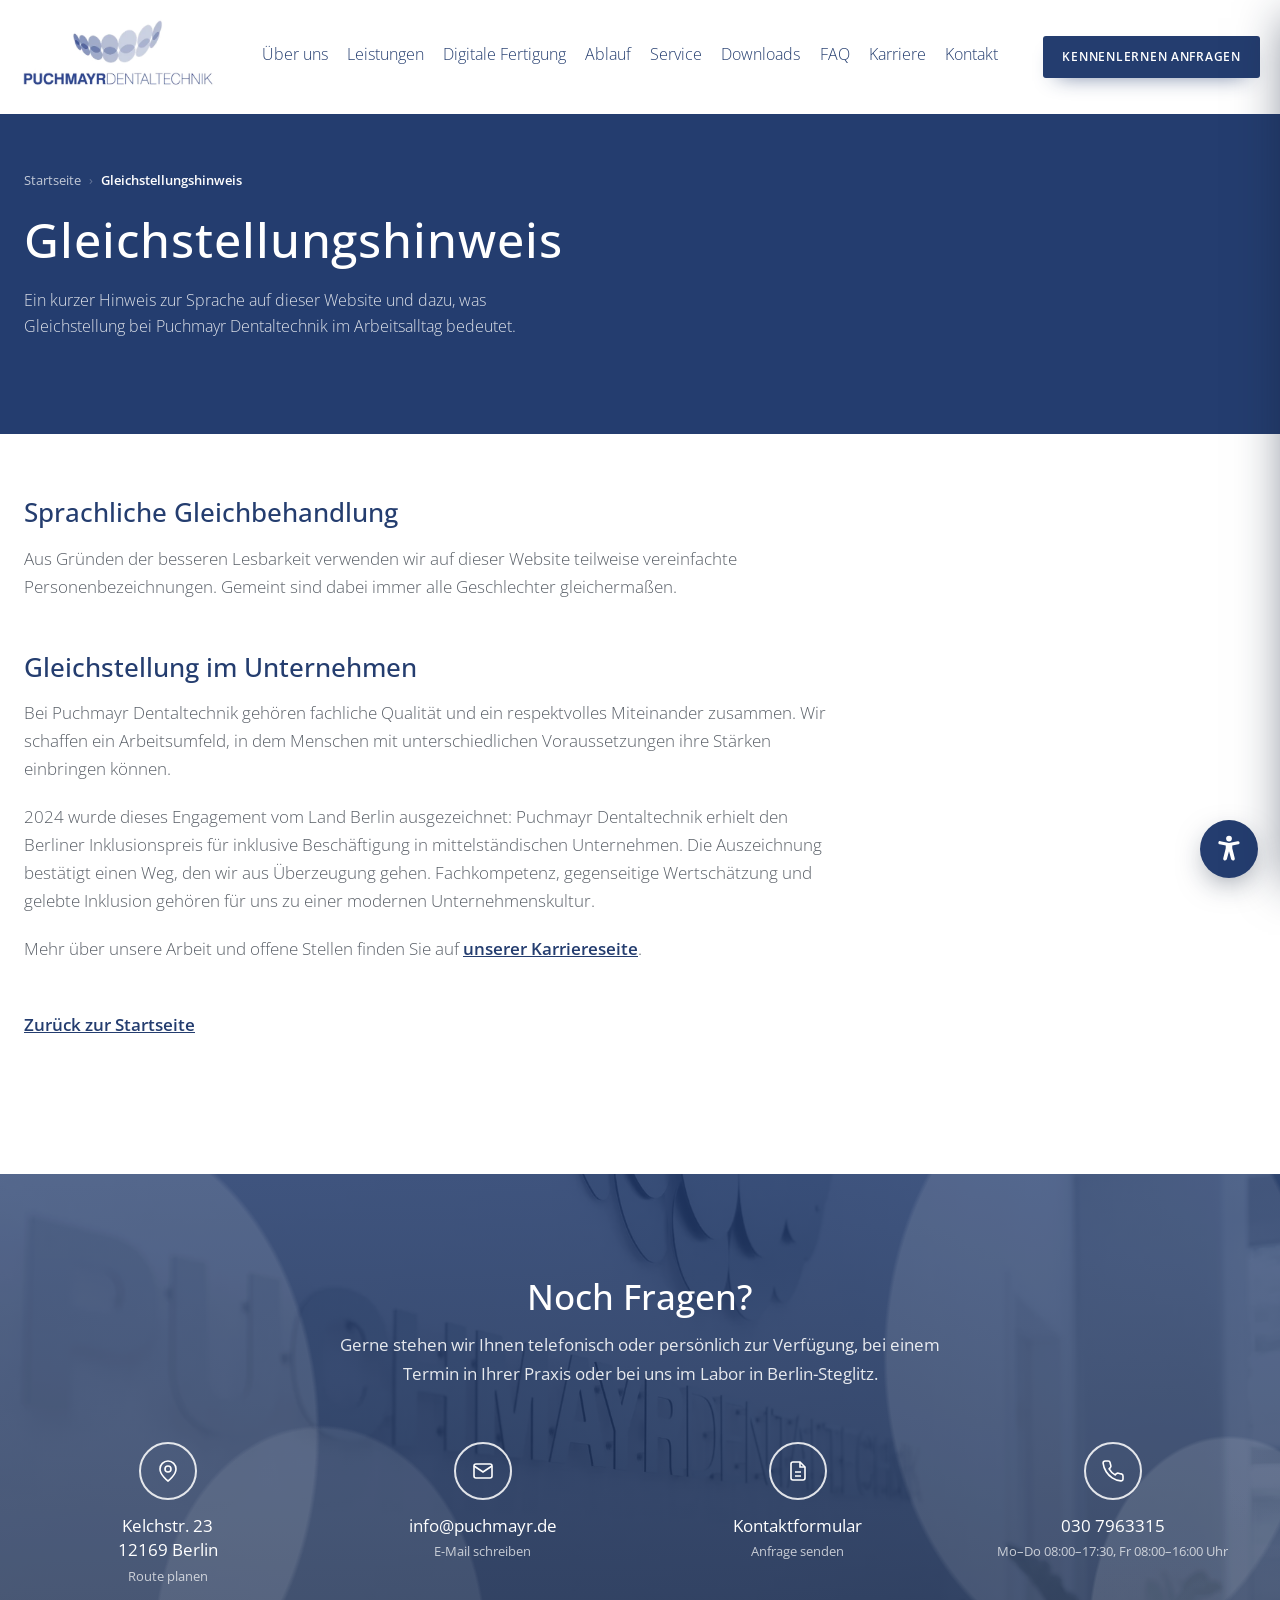
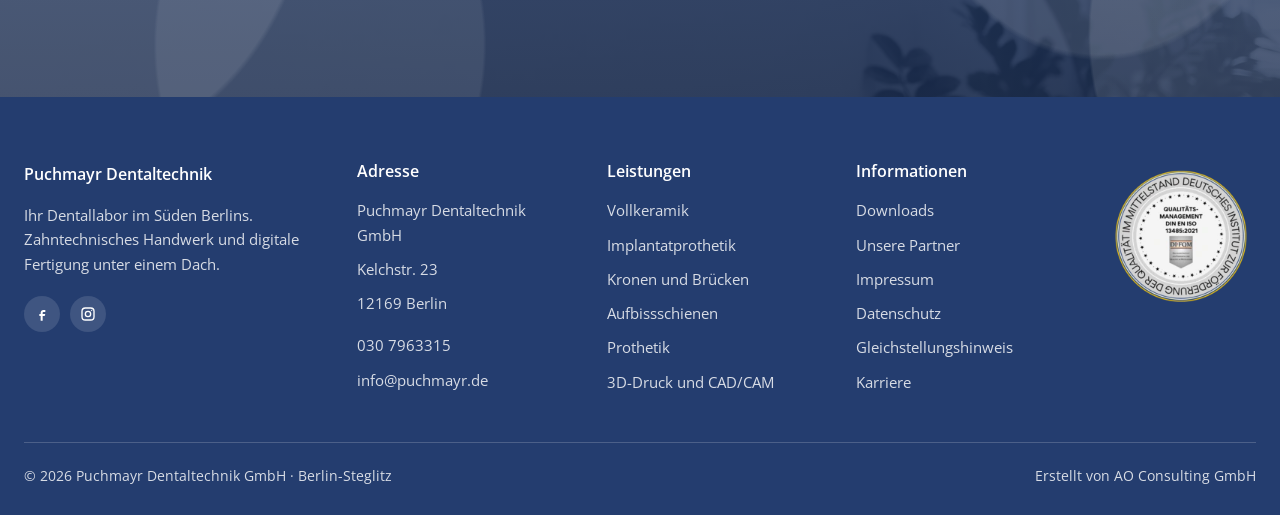
<file: website/gleichstellung.html>
<!DOCTYPE html>
<html lang="de">
<head>
<meta charset="utf-8">
<meta name="viewport" content="width=device-width, initial-scale=1">

<title>Gleichstellungshinweis | Puchmayr Dentaltechnik GmbH</title>
<meta name="description" content="Hinweis zur sprachlichen Gleichbehandlung und zur Gleichstellung im Unternehmen bei der Puchmayr Dentaltechnik GmbH in Berlin-Steglitz.">
<meta name="robots" content="index, follow">
<link rel="canonical" href="https://www.puchmayr.de/gleichstellung/">
<meta property="og:type" content="website">
<meta property="og:locale" content="de_DE">
<meta property="og:site_name" content="Puchmayr Dentaltechnik GmbH">
<meta property="og:title" content="Gleichstellungshinweis | Puchmayr Dentaltechnik GmbH">
<meta property="og:description" content="Hinweis zur sprachlichen Gleichbehandlung und zur Gleichstellung im Unternehmen bei der Puchmayr Dentaltechnik GmbH in Berlin-Steglitz.">
<meta property="og:url" content="https://www.puchmayr.de/gleichstellung/">
<meta name="theme-color" content="#243D6F">

<link rel="icon" href="img/favicon.svg" type="image/svg+xml">
<link rel="icon" href="img/favicon-32.png" sizes="32x32" type="image/png">
<link rel="apple-touch-icon" href="img/apple-touch-icon.png">

<!-- Schriften lokal, keine Verbindung zu Google -->
<link rel="preload" href="fonts/open-sans-latin-400-normal.woff2" as="font" type="font/woff2" crossorigin>
<link rel="preload" href="fonts/open-sans-latin-600-normal.woff2" as="font" type="font/woff2" crossorigin>
<link rel="stylesheet" href="assets/schrift.css">
<link rel="stylesheet" href="assets/stil.css">
<link rel="stylesheet" href="assets/barrierefreiheit.css">
<link rel="stylesheet" href="assets/einwilligung.css">

<script type="application/ld+json">
{
  "@context": "https://schema.org",
  "@graph": [
    {
      "@type": "WebPage",
      "@id": "https://www.puchmayr.de/gleichstellung/#seite",
      "url": "https://www.puchmayr.de/gleichstellung/",
      "name": "Gleichstellungshinweis | Puchmayr Dentaltechnik GmbH",
      "description": "Hinweis zur sprachlichen Gleichbehandlung und zur Gleichstellung im Unternehmen bei der Puchmayr Dentaltechnik GmbH in Berlin-Steglitz.",
      "inLanguage": "de-DE",
      "isPartOf": {
        "@id": "https://www.puchmayr.de/#website"
      },
      "about": {
        "@id": "https://www.puchmayr.de/#organisation"
      },
      "breadcrumb": {
        "@id": "https://www.puchmayr.de/gleichstellung/#brotkrumen"
      }
    },
    {
      "@type": "BreadcrumbList",
      "@id": "https://www.puchmayr.de/gleichstellung/#brotkrumen",
      "itemListElement": [
        {
          "@type": "ListItem",
          "position": 1,
          "name": "Startseite",
          "item": "https://www.puchmayr.de/"
        },
        {
          "@type": "ListItem",
          "position": 2,
          "name": "Gleichstellungshinweis"
        }
      ]
    }
  ]
}
</script>
</head>
<body>

<!-- Sprunglinks für Tastatur und Screenreader -->
<a class="sprunglink" href="#inhalt">Zum Inhalt springen</a>
<a class="sprunglink" href="index.html#kontakt" style="left:210px">Zum Kontakt springen</a>

<header id="hdr">
  <div class="wrap nav">
    <a href="index.html" class="nav__logo" aria-label="Zur Startseite">
      <picture><source srcset="img/logo-puchmayr.webp" type="image/webp"><img src="img/logo-puchmayr.png" alt="Puchmayr Dentaltechnik GmbH" width="526" height="209" class="nav__logo--inv" data-logo></picture>
      <span class="wordmark" hidden><b>PUCHMAYR</b>DENTALTECHNIK</span>
    </a>
    <ul class="nav__links">
      <li><a href="index.html#ueber">Über uns</a></li>
      <li><a href="index.html#leistungen">Leistungen</a></li>
      <li><a href="index.html#fertigung">Digitale Fertigung</a></li>
      <li><a href="index.html#ablauf">Ablauf</a></li>
      <li><a href="index.html#service">Service</a></li>
      <li><a href="downloads.html">Downloads</a></li>
      <li><a href="index.html#faq">FAQ</a></li>
      <li><a href="https://puchmayr-karriere.de/" target="_blank" rel="noopener">Karriere</a></li>
      <li><a href="index.html#kontakt">Kontakt</a></li>
    </ul>
    <a href="index.html#kontakt" class="btn btn--primary nav__cta">Kennenlernen anfragen</a>
    <button class="nav__burger" aria-label="Menü" aria-expanded="false"><span></span><span></span><span></span></button>
  </div>
</header>

<main id="inhalt">

<section class="subhero" aria-labelledby="t-hero" style="padding-bottom:64px">
  <div class="wrap">
    <nav class="crumbs" aria-label="Brotkrumennavigation">
      <ol>
        <li><a href="index.html">Startseite</a></li>
        <li><span aria-current="page">Gleichstellungshinweis</span></li>
      </ol>
    </nav>
    <h1 id="t-hero">Gleichstellungshinweis</h1>
    <p class="sublead">Ein kurzer Hinweis zur Sprache auf dieser Website und dazu, was Gleichstellung bei Puchmayr Dentaltechnik im Arbeitsalltag bedeutet.</p>
  </div>
</section>

<section class="sec" style="padding-top:clamp(48px,5vw,72px)">
  <div class="wrap">
    <div class="legal">
      <h2>Sprachliche Gleichbehandlung</h2>
      <p>Aus Gründen der besseren Lesbarkeit verwenden wir auf dieser Website teilweise
         vereinfachte Personenbezeichnungen. Gemeint sind dabei immer alle Geschlechter
         gleichermaßen.</p>

      <h2>Gleichstellung im Unternehmen</h2>
      <p>Bei Puchmayr Dentaltechnik gehören fachliche Qualität und ein respektvolles
         Miteinander zusammen. Wir schaffen ein Arbeitsumfeld, in dem Menschen mit
         unterschiedlichen Voraussetzungen ihre Stärken einbringen können.</p>
      <p>2024 wurde dieses Engagement vom Land Berlin ausgezeichnet: Puchmayr Dentaltechnik
         erhielt den Berliner Inklusionspreis für inklusive Beschäftigung in
         mittelständischen Unternehmen. Die Auszeichnung bestätigt einen Weg, den wir aus
         Überzeugung gehen. Fachkompetenz, gegenseitige Wertschätzung und gelebte Inklusion
         gehören für uns zu einer modernen Unternehmenskultur.</p>
      <p>Mehr über unsere Arbeit und offene Stellen finden Sie auf
         <a href="https://puchmayr-karriere.de/" target="_blank" rel="noopener">unserer Karriereseite</a>.</p>

      <p style="margin-top:48px"><a href="index.html">Zurück zur Startseite</a></p>
    </div>
  </div>
</section>

<!-- ============ NOCH FRAGEN? (Element der bisherigen Webseite) ============
     Blau eingefärbtes Foto mit den hellen Ovalen, vier runde Symbole.
     Ersetzt die frühere Google-Maps-Karte: der Routenlink öffnet Google Maps
     erst beim Klick in einem neuen Fenster, vorher geht keine Anfrage an Google. -->
<section class="fragen" aria-labelledby="t-fragen">
  <div class="fragen__bg" aria-hidden="true">
    <picture><source srcset="img/puchmayr-dentaltechnik-empfang-berlin-steglitz.webp" type="image/webp"><img src="img/puchmayr-dentaltechnik-empfang-berlin-steglitz.jpg" alt="" width="1800" height="1200" loading="lazy" decoding="async"></picture>
  </div>
  <div class="wrap">
    <h2 id="t-fragen">Noch Fragen?</h2>
    <p class="fragen__lead">Gerne stehen wir Ihnen telefonisch oder persönlich zur Verfügung, bei einem Termin in Ihrer Praxis oder bei uns im Labor in Berlin-Steglitz.</p>
    <ul class="fragen__liste">
      <li><a href="https://www.google.com/maps/dir/?api=1&amp;destination=Kelchstr.+23%2C+12169+Berlin" target="_blank" rel="noopener" aria-label="Route zur Kelchstr. 23, 12169 Berlin planen (öffnet Google Maps in einem neuen Fenster)">
        <span class="fragen__ico"><svg viewBox="0 0 24 24" fill="none" stroke="currentColor" stroke-width="1.6" aria-hidden="true"><path d="M20 10c0 6-8 12-8 12s-8-6-8-12a8 8 0 0 1 16 0Z"/><circle cx="12" cy="10" r="3"/></svg></span>
        <span>Kelchstr. 23<br>12169 Berlin<small>Route planen</small></span></a></li>
      <li><a href="mailto:info@puchmayr.de">
        <span class="fragen__ico"><svg viewBox="0 0 24 24" fill="none" stroke="currentColor" stroke-width="1.6" aria-hidden="true"><rect x="3" y="5" width="18" height="14" rx="2"/><path d="m3 7 9 6 9-6"/></svg></span>
        <span>info@puchmayr.de<small>E-Mail schreiben</small></span></a></li>
      <li><a href="index.html#kontakt">
        <span class="fragen__ico"><svg viewBox="0 0 24 24" fill="none" stroke="currentColor" stroke-width="1.6" aria-hidden="true"><path d="M14 3H7a2 2 0 0 0-2 2v14a2 2 0 0 0 2 2h10a2 2 0 0 0 2-2V8Z"/><path d="M14 3v5h5M9 13h6M9 17h6"/></svg></span>
        <span>Kontaktformular<small>Anfrage senden</small></span></a></li>
      <li><a href="tel:+49307963315">
        <span class="fragen__ico"><svg viewBox="0 0 24 24" fill="none" stroke="currentColor" stroke-width="1.6" aria-hidden="true"><path d="M22 16.9v3a2 2 0 0 1-2.2 2 19.8 19.8 0 0 1-8.6-3.1 19.5 19.5 0 0 1-6-6A19.8 19.8 0 0 1 2.1 4.2 2 2 0 0 1 4.1 2h3a2 2 0 0 1 2 1.7c.1 1 .4 1.9.7 2.8a2 2 0 0 1-.5 2.1L8.1 9.9a16 16 0 0 0 6 6l1.3-1.2a2 2 0 0 1 2.1-.5c.9.3 1.8.6 2.8.7a2 2 0 0 1 1.7 2Z"/></svg></span>
        <span>030 7963315<small>Mo–Do 08:00–17:30, Fr 08:00–16:00 Uhr</small></span></a></li>
    </ul>
  </div>
</section>

</main>

<footer>
  <div class="wrap">
    <div class="foot">
      <div>
        <div class="foot__name">Puchmayr Dentaltechnik</div>
        <p style="max-width:34ch">Ihr Dentallabor im Süden Berlins. Zahntechnisches Handwerk und digitale Fertigung unter einem Dach.</p>
        <div class="foot__soc">
          <a href="https://www.facebook.com/puchmayr1" aria-label="Facebook" target="_blank" rel="noopener"><svg viewBox="0 0 24 24" fill="currentColor" aria-hidden="true"><path d="M14 9h3V6h-3c-2.2 0-4 1.8-4 4v2H8v3h2v7h3v-7h3l1-3h-4v-2c0-.6.4-1 1-1Z"/></svg></a>
          <a href="https://www.instagram.com/dentaltechnik_puchmayr/" aria-label="Instagram" target="_blank" rel="noopener"><svg viewBox="0 0 24 24" fill="none" stroke="currentColor" stroke-width="2" aria-hidden="true"><rect x="3" y="3" width="18" height="18" rx="5"/><circle cx="12" cy="12" r="4"/><circle cx="17.5" cy="6.5" r="1" fill="currentColor" stroke="none"/></svg></a>
        </div>
      </div>
      <div>
        <h3>Adresse</h3>
        <ul>
          <li>Puchmayr Dentaltechnik GmbH</li>
          <li>Kelchstr. 23</li>
          <li>12169 Berlin</li>
          <li style="margin-top:8px"><a href="tel:+49307963315">030 7963315</a></li>
          <li><a href="mailto:info@puchmayr.de">info@puchmayr.de</a></li>
        </ul>
      </div>
      <div>
        <h3>Leistungen</h3>
        <ul>
          <li><a href="vollkeramik.html">Vollkeramik</a></li>
          <li><a href="implantatprothetik.html">Implantatprothetik</a></li>
          <li><a href="kronen-und-bruecken.html">Kronen und Brücken</a></li>
          <li><a href="aufbissschienen.html">Aufbissschienen</a></li>
          <li><a href="prothetik.html">Prothetik</a></li>
          <li><a href="digitale-fertigung.html">3D-Druck und CAD/CAM</a></li>
        </ul>
      </div>
      <div>
        <h3>Informationen</h3>
        <ul>
          <li><a href="downloads.html">Downloads</a></li>
          <li><a href="partner.html">Unsere Partner</a></li>
          <li><a href="impressum.html">Impressum</a></li>
          <li><a href="datenschutz.html">Datenschutz</a></li>
          <li><a href="gleichstellung.html">Gleichstellungshinweis</a></li>
          <li><button type="button" class="ein-ausloeser" data-einwilligung-oeffnen>Cookie-Einstellungen</button></li>
          <li><a href="https://puchmayr-karriere.de/" target="_blank" rel="noopener">Karriere</a></li>
        </ul>
      </div>
      <div class="foot__siegel">
        <picture><source srcset="img/qm-siegel-din-en-iso-13485-dentallabor-berlin.webp" type="image/webp"><img src="img/qm-siegel-din-en-iso-13485-dentallabor-berlin.png" alt="Siegel: Qualitätsmanagement nach DIN EN ISO 13485:2021, Deutsches Institut zur Förderung der Qualität im Mittelstand" width="200" height="200" loading="lazy" decoding="async"></picture>
      </div>
    </div>
    <div class="foot__bar">
      <span>© 2026 Puchmayr Dentaltechnik GmbH · Berlin-Steglitz</span>
      <span>Erstellt von AO Consulting GmbH</span>
    </div>
  </div>
</footer>

<script src="assets/ao-konfiguration.js"></script>
<script src="assets/einwilligung.js" defer></script>
<script src="assets/messung.js" defer></script>
<script src="assets/skript.js" defer></script>
<script src="assets/barrierefreiheit.js" defer></script>
<script src="assets/statistik.js" defer></script>
</body>
</html>
</file>
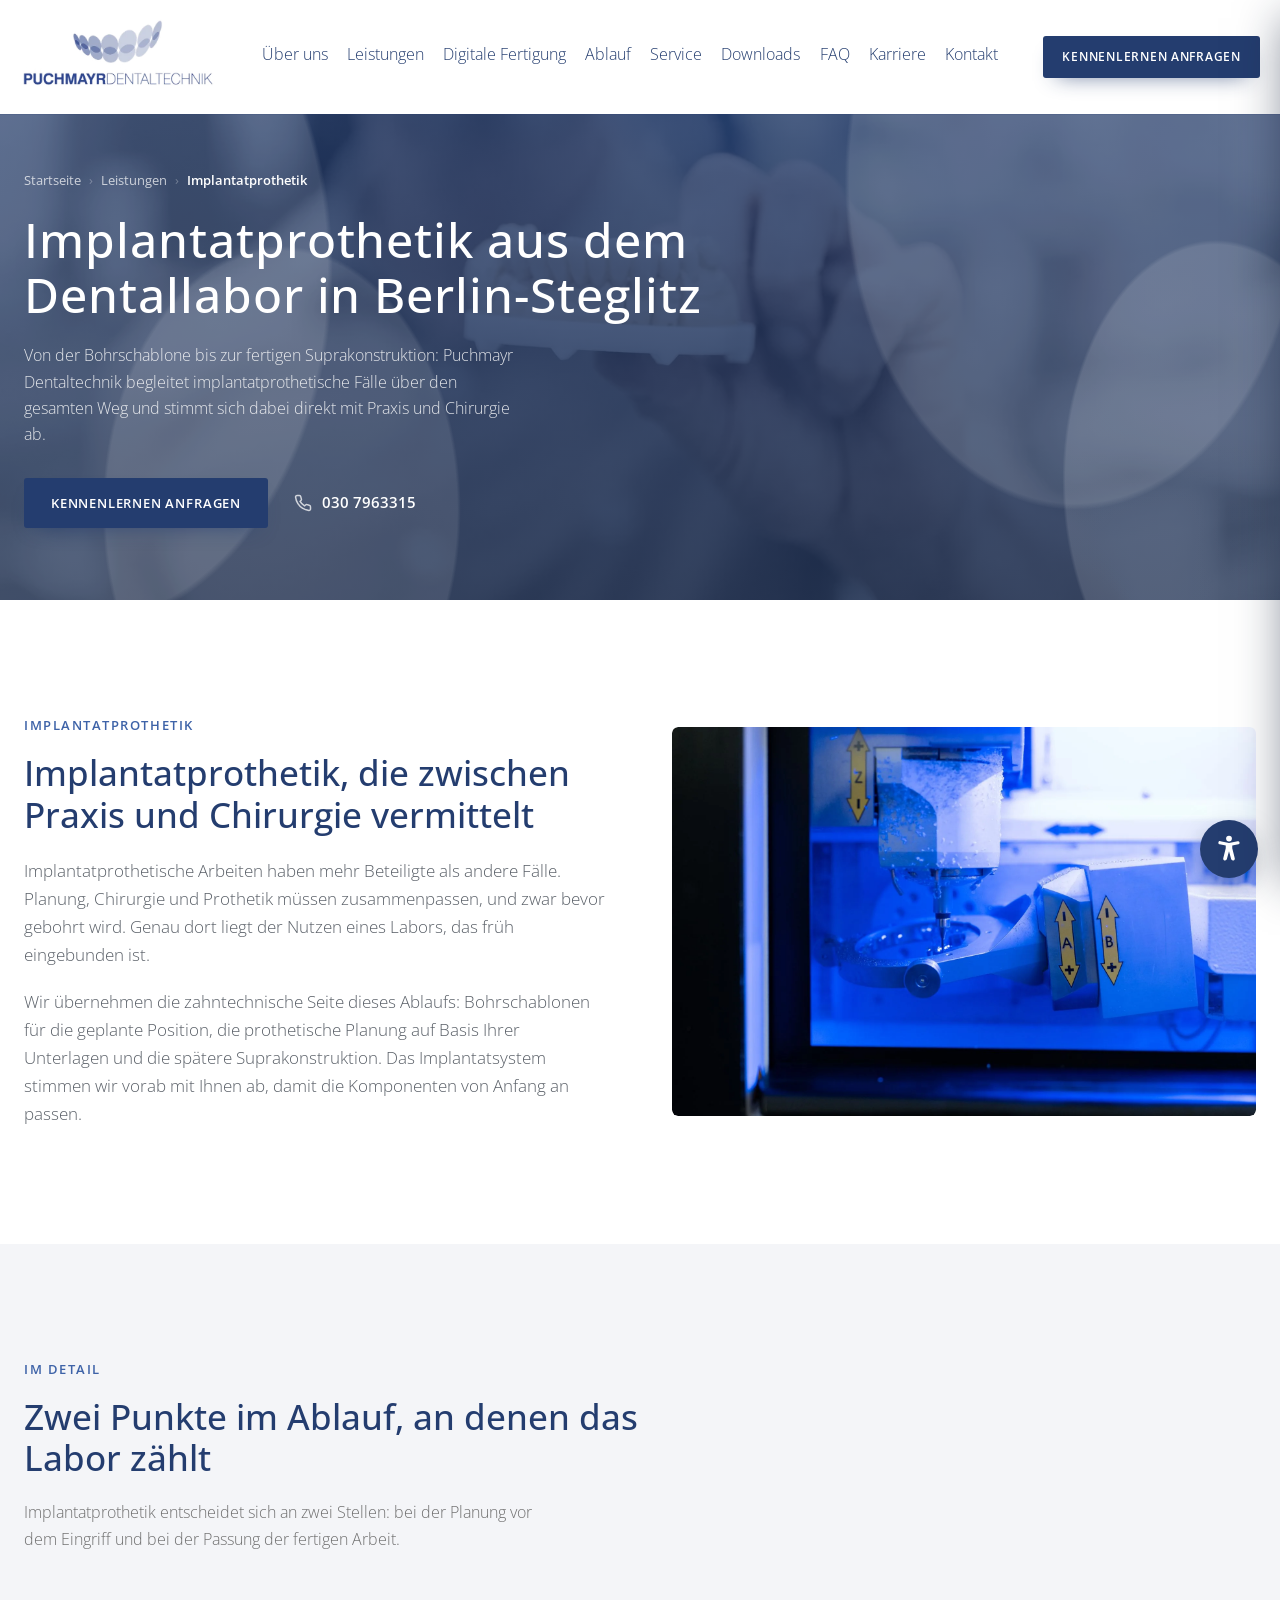
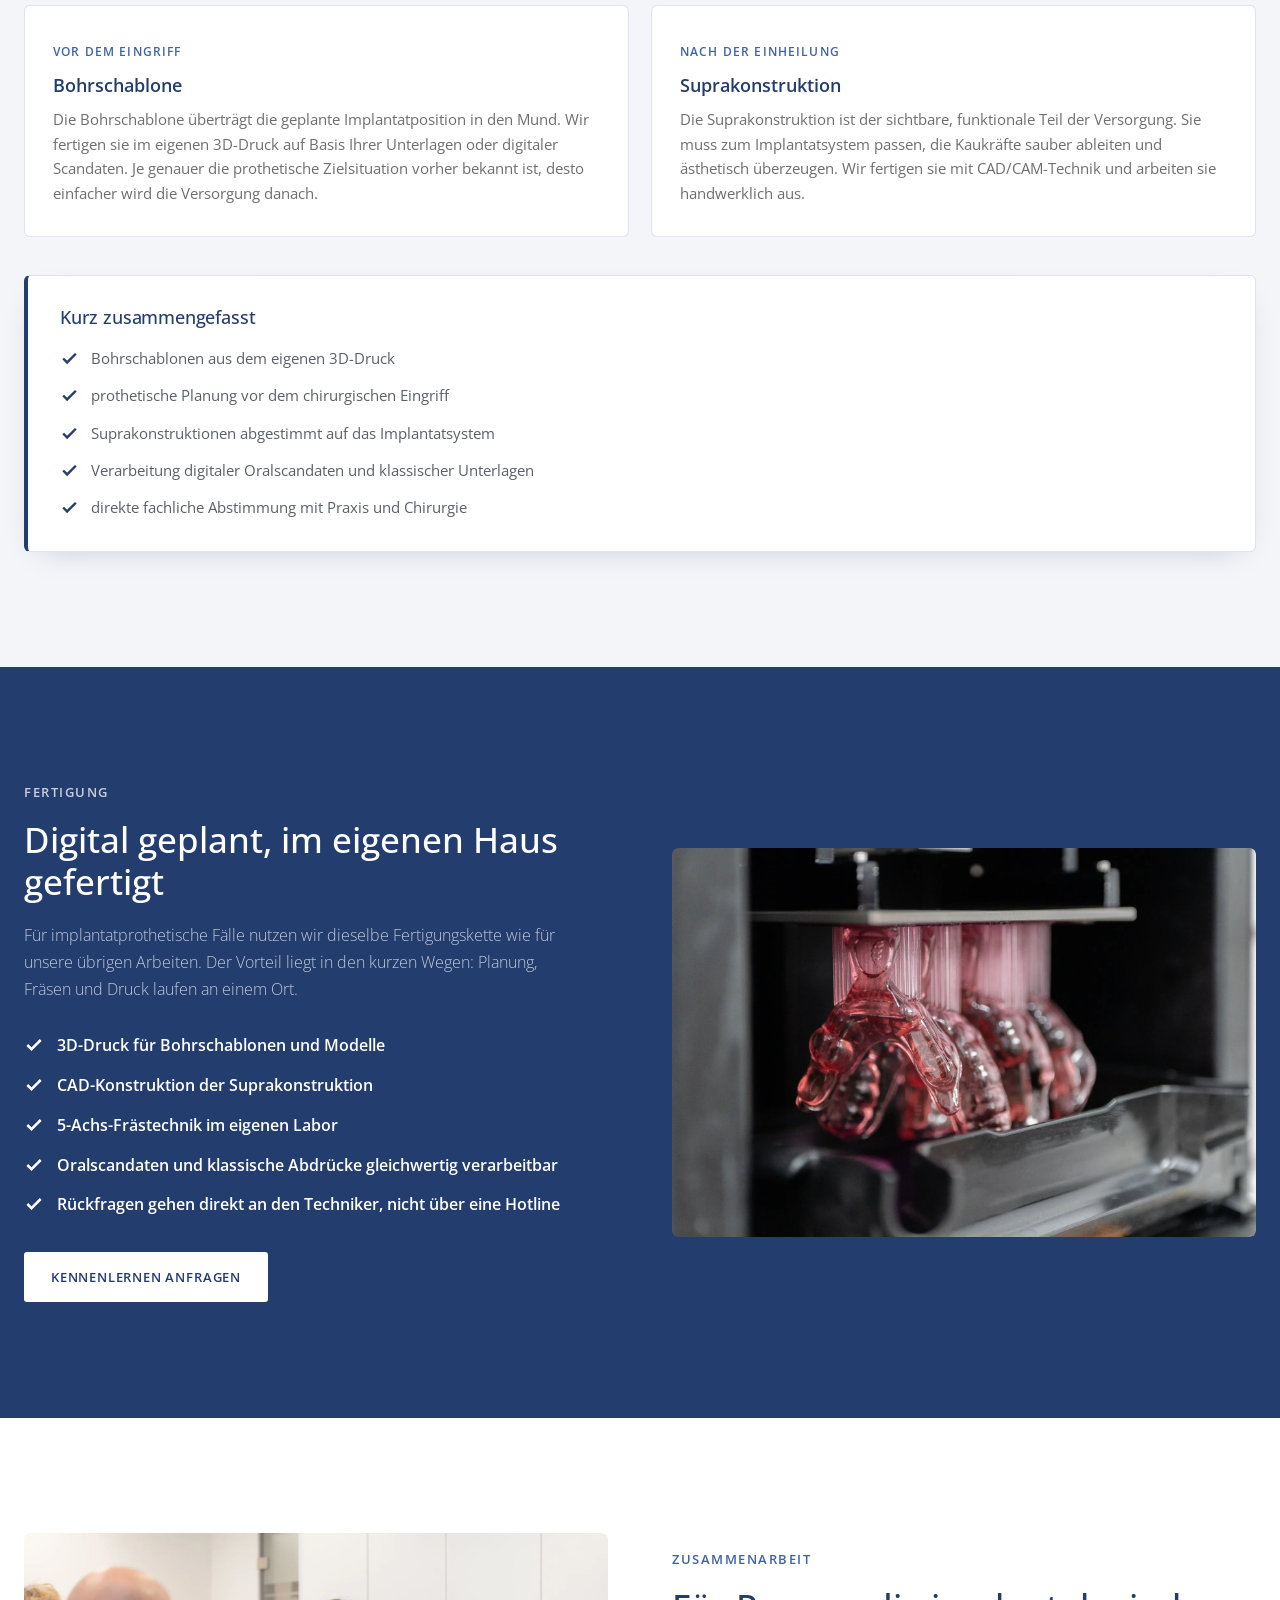
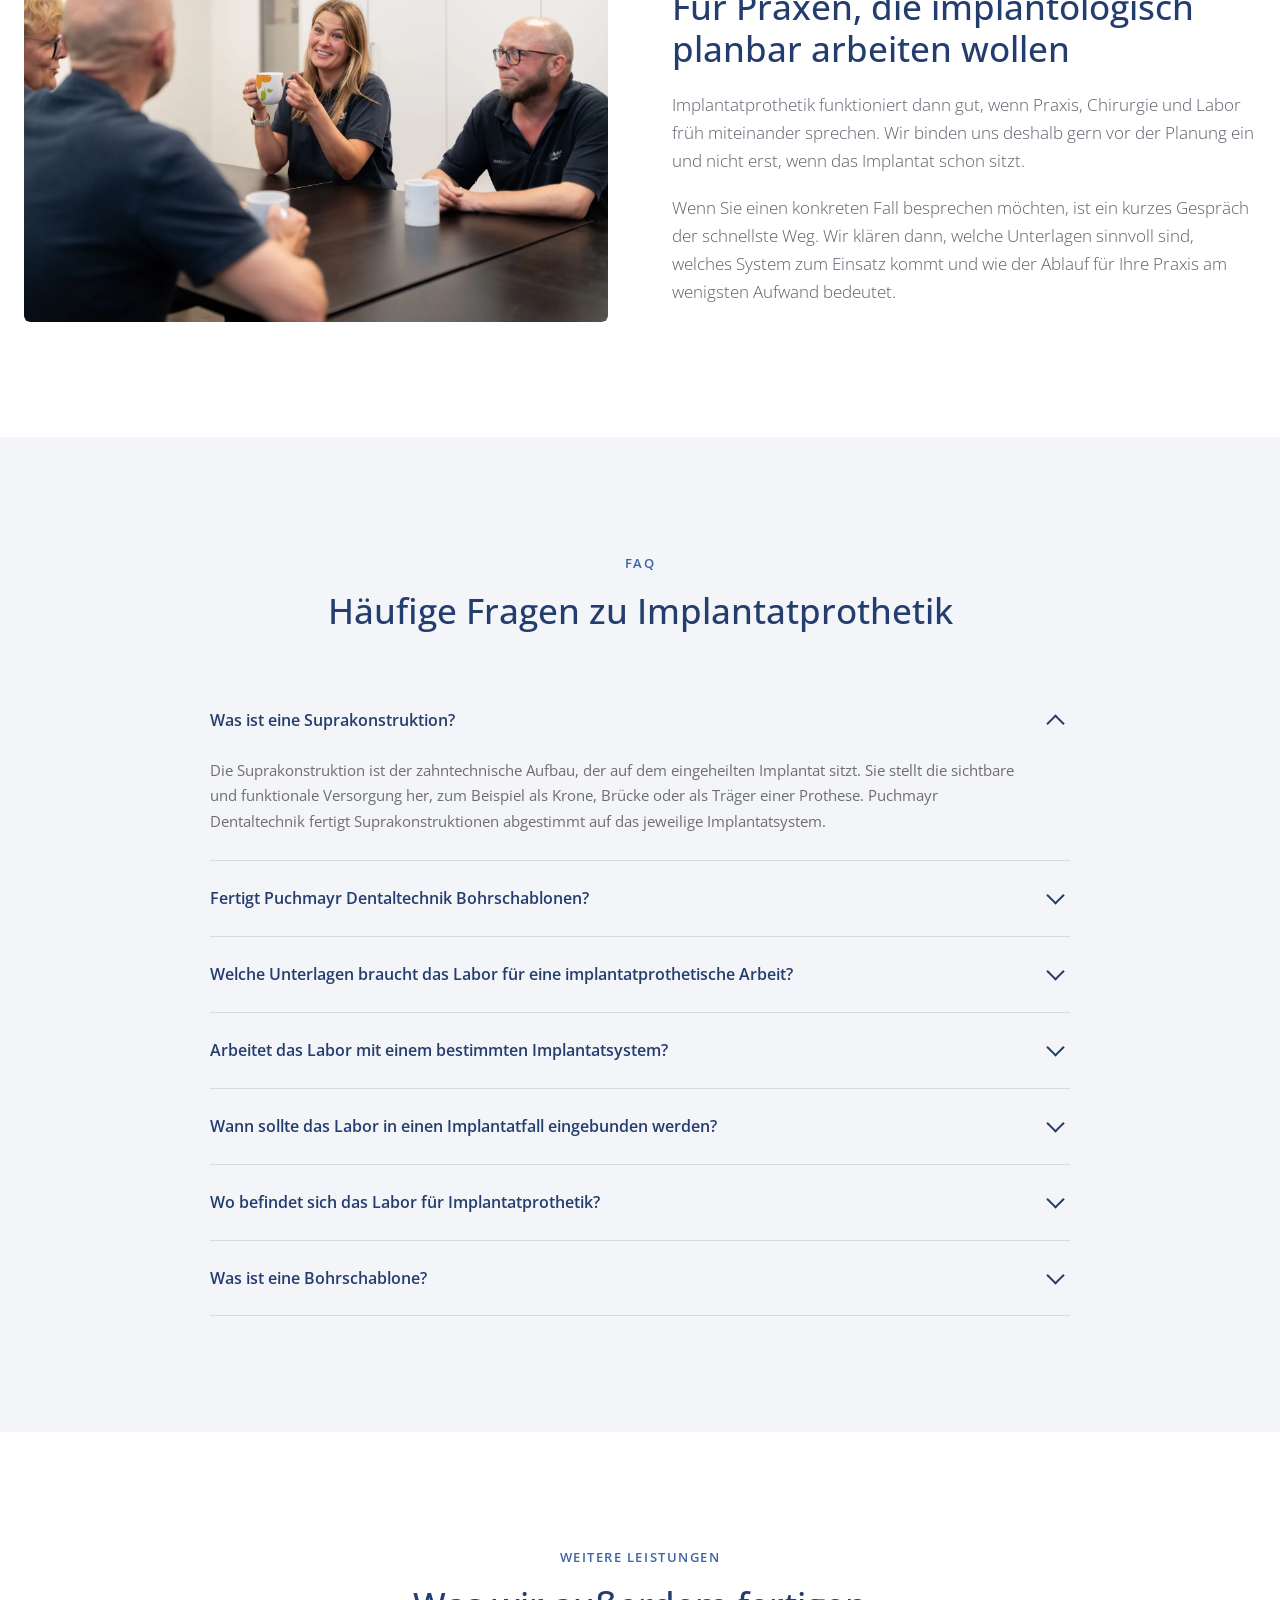
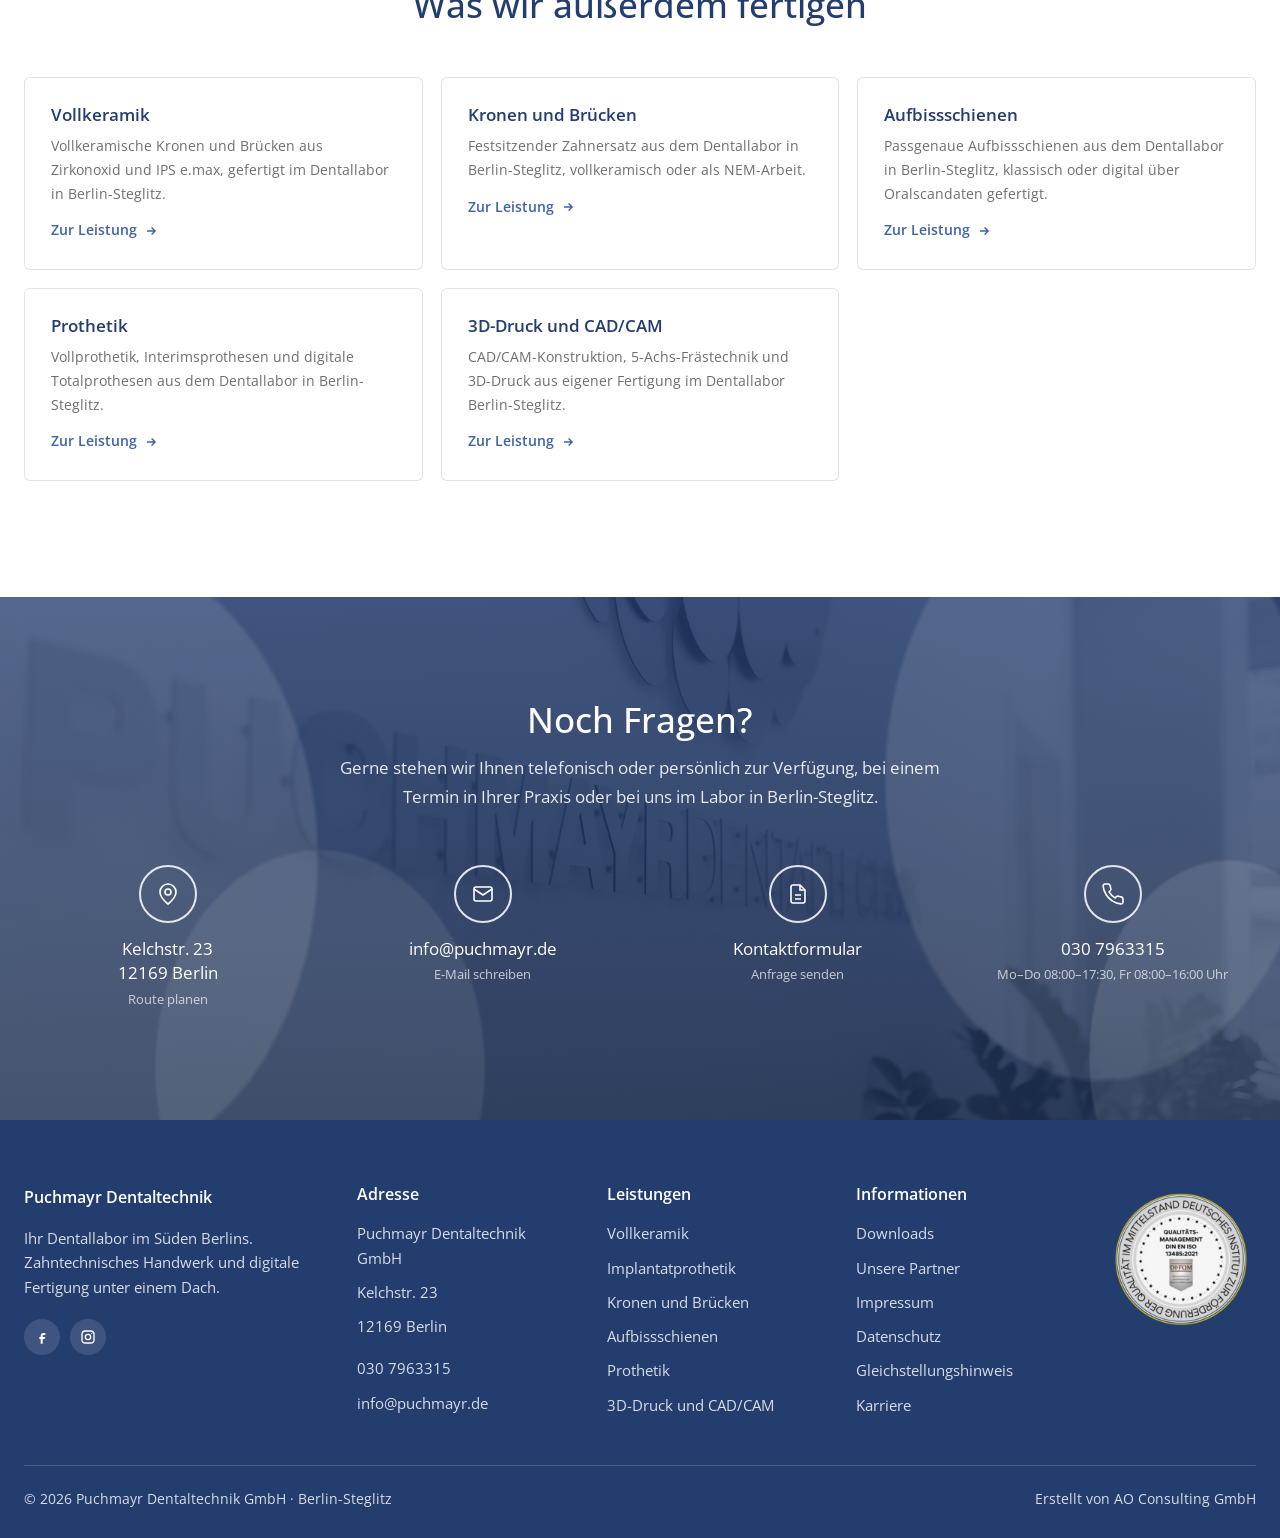
<file: website/implantatprothetik.html>
<!DOCTYPE html>
<html lang="de">
<head>
<meta charset="utf-8">
<meta name="viewport" content="width=device-width, initial-scale=1">

<title>Implantatprothetik Berlin-Steglitz | Puchmayr Dentaltechnik</title>
<meta name="description" content="Implantatprothetik aus dem Dentallabor in Berlin-Steglitz: von der Bohrschablone bis zur Suprakonstruktion, abgestimmt mit Praxis und Chirurgie.">
<meta name="robots" content="index, follow, max-image-preview:large, max-snippet:-1">
<meta name="author" content="Puchmayr Dentaltechnik GmbH">
<link rel="canonical" href="https://www.puchmayr.de/implantatprothetik/">

<meta property="og:type" content="website">
<meta property="og:locale" content="de_DE">
<meta property="og:site_name" content="Puchmayr Dentaltechnik GmbH">
<meta property="og:title" content="Implantatprothetik Berlin-Steglitz | Puchmayr Dentaltechnik">
<meta property="og:description" content="Implantatprothetik aus dem Dentallabor in Berlin-Steglitz: von der Bohrschablone bis zur Suprakonstruktion, abgestimmt mit Praxis und Chirurgie.">
<meta property="og:url" content="https://www.puchmayr.de/implantatprothetik/">
<meta property="og:image" content="https://www.puchmayr.de/img/zahntechniker-zeigt-fertige-bruecke-gipsmodell.jpg">
<meta property="og:image:alt" content="Implantatgetragene Suprakonstruktion auf dem Modell">
<meta name="twitter:card" content="summary_large_image">
<meta name="twitter:title" content="Implantatprothetik Berlin-Steglitz | Puchmayr Dentaltechnik">
<meta name="twitter:description" content="Implantatprothetik aus dem Dentallabor in Berlin-Steglitz: von der Bohrschablone bis zur Suprakonstruktion, abgestimmt mit Praxis und Chirurgie.">
<meta name="twitter:image" content="https://www.puchmayr.de/img/zahntechniker-zeigt-fertige-bruecke-gipsmodell.jpg">

<meta name="theme-color" content="#243D6F">

<link rel="icon" href="img/favicon.svg" type="image/svg+xml">
<link rel="icon" href="img/favicon-32.png" sizes="32x32" type="image/png">
<link rel="apple-touch-icon" href="img/apple-touch-icon.png">
<meta name="geo.region" content="DE-BE">
<meta name="geo.placename" content="Berlin-Steglitz">
<meta name="geo.position" content="52.450844;13.3575369">

<!-- Schriften lokal, keine Verbindung zu Google -->
<link rel="preload" href="fonts/open-sans-latin-400-normal.woff2" as="font" type="font/woff2" crossorigin>
<link rel="preload" href="fonts/open-sans-latin-600-normal.woff2" as="font" type="font/woff2" crossorigin>
<link rel="stylesheet" href="assets/schrift.css">
<link rel="stylesheet" href="assets/stil.css">
<link rel="stylesheet" href="assets/barrierefreiheit.css">
<link rel="stylesheet" href="assets/einwilligung.css">

<!-- Strukturierte Daten: Service, WebPage, BreadcrumbList, FAQPage.
     Die Organisation selbst ist auf der Startseite definiert und wird
     hier nur per @id referenziert. -->
<script type="application/ld+json">
{
  "@context": "https://schema.org",
  "@graph": [
    {
      "@type": "Service",
      "@id": "https://www.puchmayr.de/implantatprothetik/#leistung",
      "name": "Implantatprothetik",
      "serviceType": "Implantatprothetik",
      "description": "Bohrschablonen und Suprakonstruktionen aus dem Dentallabor in Berlin-Steglitz, abgestimmt mit Praxis und Chirurgie.",
      "provider": {
        "@id": "https://www.puchmayr.de/#organisation"
      },
      "areaServed": [
        {
          "@type": "City",
          "name": "Berlin"
        },
        {
          "@type": "AdministrativeArea",
          "name": "Brandenburg"
        }
      ],
      "audience": {
        "@type": "Audience",
        "audienceType": "Zahnarztpraxen"
      },
      "url": "https://www.puchmayr.de/implantatprothetik/"
    },
    {
      "@type": "WebPage",
      "@id": "https://www.puchmayr.de/implantatprothetik/#seite",
      "url": "https://www.puchmayr.de/implantatprothetik/",
      "name": "Implantatprothetik Berlin-Steglitz | Puchmayr Dentaltechnik",
      "description": "Implantatprothetik aus dem Dentallabor in Berlin-Steglitz: von der Bohrschablone bis zur Suprakonstruktion, abgestimmt mit Praxis und Chirurgie.",
      "inLanguage": "de-DE",
      "isPartOf": {
        "@id": "https://www.puchmayr.de/#website"
      },
      "about": {
        "@id": "https://www.puchmayr.de/implantatprothetik/#leistung"
      },
      "primaryImageOfPage": "https://www.puchmayr.de/img/zahntechniker-zeigt-fertige-bruecke-gipsmodell.jpg",
      "breadcrumb": {
        "@id": "https://www.puchmayr.de/implantatprothetik/#brotkrumen"
      }
    },
    {
      "@type": "BreadcrumbList",
      "@id": "https://www.puchmayr.de/implantatprothetik/#brotkrumen",
      "itemListElement": [
        {
          "@type": "ListItem",
          "position": 1,
          "name": "Startseite",
          "item": "https://www.puchmayr.de/"
        },
        {
          "@type": "ListItem",
          "position": 2,
          "name": "Leistungen",
          "item": "https://www.puchmayr.de/#leistungen"
        },
        {
          "@type": "ListItem",
          "position": 3,
          "name": "Implantatprothetik"
        }
      ]
    },
    {
      "@type": "FAQPage",
      "@id": "https://www.puchmayr.de/implantatprothetik/#faq",
      "isPartOf": {
        "@id": "https://www.puchmayr.de/implantatprothetik/#seite"
      },
      "mainEntity": [
        {
          "@type": "Question",
          "name": "Was ist eine Suprakonstruktion?",
          "acceptedAnswer": {
            "@type": "Answer",
            "text": "Die Suprakonstruktion ist der zahntechnische Aufbau, der auf dem eingeheilten Implantat sitzt. Sie stellt die sichtbare und funktionale Versorgung her, zum Beispiel als Krone, Brücke oder als Träger einer Prothese. Puchmayr Dentaltechnik fertigt Suprakonstruktionen abgestimmt auf das jeweilige Implantatsystem."
          }
        },
        {
          "@type": "Question",
          "name": "Fertigt Puchmayr Dentaltechnik Bohrschablonen?",
          "acceptedAnswer": {
            "@type": "Answer",
            "text": "Ja. Bohrschablonen entstehen im eigenen 3D-Druck im Labor in Berlin-Steglitz. Grundlage sind die Unterlagen der Praxis, klassisch oder als digitale Scandaten. Die Schablone überträgt die geplante Implantatposition in den Mund des Patienten."
          }
        },
        {
          "@type": "Question",
          "name": "Welche Unterlagen braucht das Labor für eine implantatprothetische Arbeit?",
          "acceptedAnswer": {
            "@type": "Answer",
            "text": "Das hängt vom Fall ab. Möglich sind klassische Abdrücke und Modelle ebenso wie digitale Oralscandaten. Sinnvoll ist außerdem die Information, welches Implantatsystem verwendet wird. Was im konkreten Fall gebraucht wird, klären wir vorab telefonisch unter 030 7963315."
          }
        },
        {
          "@type": "Question",
          "name": "Arbeitet das Labor mit einem bestimmten Implantatsystem?",
          "acceptedAnswer": {
            "@type": "Answer",
            "text": "Das Implantatsystem wird vor Beginn der Arbeit gemeinsam abgestimmt, damit die prothetischen Komponenten passen. Sprechen Sie uns dazu einfach im Vorfeld an."
          }
        },
        {
          "@type": "Question",
          "name": "Wann sollte das Labor in einen Implantatfall eingebunden werden?",
          "acceptedAnswer": {
            "@type": "Answer",
            "text": "Am besten vor dem chirurgischen Eingriff. Wenn die prothetische Zielsituation früh bekannt ist, lässt sich die Implantatposition darauf abstimmen. Das vereinfacht die späteren Arbeitsschritte und reduziert Korrekturen."
          }
        },
        {
          "@type": "Question",
          "name": "Wo befindet sich das Labor für Implantatprothetik?",
          "acceptedAnswer": {
            "@type": "Answer",
            "text": "Puchmayr Dentaltechnik fertigt Implantatprothetik im eigenen Labor in der Kelchstraße 23 in 12169 Berlin-Steglitz. Zahnarztpraxen erreichen das Labor montags bis donnerstags von 08:00 bis 17:30 Uhr und freitags von 08:00 bis 16:00 Uhr unter 030 7963315."
          }
        },
        {
          "@type": "Question",
          "name": "Was ist eine Bohrschablone?",
          "acceptedAnswer": {
            "@type": "Answer",
            "text": "Eine Bohrschablone überträgt die geplante Implantatposition aus der Planung in den Mund. Puchmayr Dentaltechnik fertigt Bohrschablonen im eigenen 3D-Druck auf Basis der Planungsdaten der Praxis."
          }
        }
      ]
    }
  ]
}
</script>
</head>
<body>

<!-- Sprunglinks für Tastatur und Screenreader -->
<a class="sprunglink" href="#inhalt">Zum Inhalt springen</a>
<a class="sprunglink" href="index.html#kontakt" style="left:210px">Zum Kontakt springen</a>

<header id="hdr">
  <div class="wrap nav">
    <a href="index.html" class="nav__logo" aria-label="Zur Startseite">
      <picture><source srcset="img/logo-puchmayr.webp" type="image/webp"><img src="img/logo-puchmayr.png" alt="Puchmayr Dentaltechnik GmbH" width="526" height="209" class="nav__logo--inv" data-logo></picture>
      <span class="wordmark" hidden><b>PUCHMAYR</b>DENTALTECHNIK</span>
    </a>
    <ul class="nav__links">
      <li><a href="index.html#ueber">Über uns</a></li>
      <li><a href="index.html#leistungen">Leistungen</a></li>
      <li><a href="index.html#fertigung">Digitale Fertigung</a></li>
      <li><a href="index.html#ablauf">Ablauf</a></li>
      <li><a href="index.html#service">Service</a></li>
      <li><a href="downloads.html">Downloads</a></li>
      <li><a href="#faq">FAQ</a></li>
      <li><a href="https://puchmayr-karriere.de/" target="_blank" rel="noopener">Karriere</a></li>
      <li><a href="index.html#kontakt">Kontakt</a></li>
    </ul>
    <a href="index.html#kontakt" class="btn btn--primary nav__cta">Kennenlernen anfragen</a>
    <button class="nav__burger" aria-label="Menü" aria-expanded="false"><span></span><span></span><span></span></button>
  </div>
</header>

<main id="inhalt">

<!-- ============ HERO ============ -->
<section class="subhero" aria-labelledby="t-hero">
  <div class="subhero__bg">
    <picture><source srcset="img/zahntechniker-zeigt-fertige-bruecke-gipsmodell.webp" type="image/webp"><img src="img/zahntechniker-zeigt-fertige-bruecke-gipsmodell.jpg" alt="Implantatgetragene Suprakonstruktion auf dem Modell" width="1800" height="1200" fetchpriority="high" decoding="async"></picture>
  </div>
  <div class="wrap">
    <nav class="crumbs" aria-label="Brotkrumennavigation">
      <ol>
        <li><a href="index.html">Startseite</a></li>
        <li><a href="index.html#leistungen">Leistungen</a></li>
        <li><span aria-current="page">Implantatprothetik</span></li>
      </ol>
    </nav>
    <h1 id="t-hero">Implantatprothetik aus dem Dentallabor in Berlin-Steglitz</h1>
    <p class="sublead">Von der Bohrschablone bis zur fertigen Suprakonstruktion: Puchmayr Dentaltechnik begleitet implantatprothetische Fälle über den gesamten Weg und stimmt sich dabei direkt mit Praxis und Chirurgie ab.</p>
    <div class="subhero__actions">
      <a href="index.html#kontakt" class="btn btn--primary">Kennenlernen anfragen</a>
      <a href="tel:+49307963315" class="phone-link"><svg viewBox="0 0 24 24" fill="none" stroke="currentColor" stroke-width="2" aria-hidden="true"><path d="M22 16.9v3a2 2 0 0 1-2.2 2 19.8 19.8 0 0 1-8.6-3.1 19.5 19.5 0 0 1-6-6A19.8 19.8 0 0 1 2.1 4.2 2 2 0 0 1 4.1 2h3a2 2 0 0 1 2 1.7c.1 1 .4 1.9.7 2.8a2 2 0 0 1-.5 2.1L8.1 9.9a16 16 0 0 0 6 6l1.3-1.2a2 2 0 0 1 2.1-.5c.9.3 1.8.6 2.8.7a2 2 0 0 1 1.7 2Z"/></svg> 030 7963315</a>
    </div>
  </div>
</section>

<!-- ============ EINSTIEG ============ -->
<section class="sec" aria-labelledby="t-intro">
  <div class="wrap split">
    <div>
      <span class="kicker">Implantatprothetik</span>
      <h2 id="t-intro">Implantatprothetik, die zwischen Praxis und <span class="mark">Chirurgie</span> vermittelt</h2>
      <div style="margin-top:22px">
        <p>Implantatprothetische Arbeiten haben mehr Beteiligte als andere Fälle. Planung, Chirurgie und Prothetik müssen zusammenpassen, und zwar bevor gebohrt wird. Genau dort liegt der Nutzen eines Labors, das früh eingebunden ist.</p>
        <p>Wir übernehmen die zahntechnische Seite dieses Ablaufs: Bohrschablonen für die geplante Position, die prothetische Planung auf Basis Ihrer Unterlagen und die spätere Suprakonstruktion. Das Implantatsystem stimmen wir vorab mit Ihnen ab, damit die Komponenten von Anfang an passen.</p>
      </div>
    </div>
    <div class="split__media">
      <picture><source srcset="img/cad-cam-fraesmaschine-5-achs-dentallabor-berlin.webp" type="image/webp"><img src="img/cad-cam-fraesmaschine-5-achs-dentallabor-berlin.jpg" alt="CAD/CAM-Fertigung einer implantatprothetischen Arbeit" width="1800" height="1200" loading="lazy" decoding="async"></picture>
    </div>
  </div>
</section>

<!-- ============ MATERIALIEN / VERFAHREN ============ -->
<section class="sec sec--mist" aria-labelledby="t-mats">
  <div class="wrap">
    <div class="sec-head">
      <span class="kicker">Im Detail</span>
      <h2 id="t-mats">Zwei Punkte im Ablauf, an denen das <span class="mark">Labor</span> zählt</h2>
      <p class="lead">Implantatprothetik entscheidet sich an zwei Stellen: bei der Planung vor dem Eingriff und bei der Passung der fertigen Arbeit.</p>
    </div>
    <div class="matgrid">
      <article class="matcard">
        <span class="matcard__tag">Vor dem Eingriff</span>
        <h3>Bohrschablone</h3>
        <p>Die Bohrschablone überträgt die geplante Implantatposition in den Mund. Wir fertigen sie im eigenen 3D-Druck auf Basis Ihrer Unterlagen oder digitaler Scandaten. Je genauer die prothetische Zielsituation vorher bekannt ist, desto einfacher wird die Versorgung danach.</p>
      </article>
      <article class="matcard">
        <span class="matcard__tag">Nach der Einheilung</span>
        <h3>Suprakonstruktion</h3>
        <p>Die Suprakonstruktion ist der sichtbare, funktionale Teil der Versorgung. Sie muss zum Implantatsystem passen, die Kaukräfte sauber ableiten und ästhetisch überzeugen. Wir fertigen sie mit CAD/CAM-Technik und arbeiten sie handwerklich aus.</p>
      </article>
    </div>

    <div class="summary" style="margin-top:38px">
      <h2>Kurz zusammengefasst</h2>
      <ul>
        <li><svg viewBox="0 0 24 24" fill="none" stroke="currentColor" stroke-width="3" aria-hidden="true"><path d="M20 6 9 17l-5-5"/></svg><span>Bohrschablonen aus dem eigenen 3D-Druck</span></li>
        <li><svg viewBox="0 0 24 24" fill="none" stroke="currentColor" stroke-width="3" aria-hidden="true"><path d="M20 6 9 17l-5-5"/></svg><span>prothetische Planung vor dem chirurgischen Eingriff</span></li>
        <li><svg viewBox="0 0 24 24" fill="none" stroke="currentColor" stroke-width="3" aria-hidden="true"><path d="M20 6 9 17l-5-5"/></svg><span>Suprakonstruktionen abgestimmt auf das Implantatsystem</span></li>
        <li><svg viewBox="0 0 24 24" fill="none" stroke="currentColor" stroke-width="3" aria-hidden="true"><path d="M20 6 9 17l-5-5"/></svg><span>Verarbeitung digitaler Oralscandaten und klassischer Unterlagen</span></li>
        <li><svg viewBox="0 0 24 24" fill="none" stroke="currentColor" stroke-width="3" aria-hidden="true"><path d="M20 6 9 17l-5-5"/></svg><span>direkte fachliche Abstimmung mit Praxis und Chirurgie</span></li>
      </ul>
    </div>
  </div>
</section>

<!-- ============ FERTIGUNG (dunkel) ============ -->
<div class="darkwrap">
<section class="dark" aria-labelledby="t-dark">
  <div class="wrap split">
    <div>
      <span class="kicker kicker--light">Fertigung</span>
      <h2 id="t-dark">Digital geplant, im <span class="mark mark--light">eigenen Haus</span> gefertigt</h2>
      <p class="lead" style="margin-top:20px">Für implantatprothetische Fälle nutzen wir dieselbe Fertigungskette wie für unsere übrigen Arbeiten. Der Vorteil liegt in den kurzen Wegen: Planung, Fräsen und Druck laufen an einem Ort.</p>
      <ul class="checklist">
        <li><svg viewBox="0 0 24 24" fill="none" stroke="currentColor" stroke-width="3" aria-hidden="true"><path d="M20 6 9 17l-5-5"/></svg>3D-Druck für Bohrschablonen und Modelle</li>
        <li><svg viewBox="0 0 24 24" fill="none" stroke="currentColor" stroke-width="3" aria-hidden="true"><path d="M20 6 9 17l-5-5"/></svg>CAD-Konstruktion der Suprakonstruktion</li>
        <li><svg viewBox="0 0 24 24" fill="none" stroke="currentColor" stroke-width="3" aria-hidden="true"><path d="M20 6 9 17l-5-5"/></svg>5-Achs-Frästechnik im eigenen Labor</li>
        <li><svg viewBox="0 0 24 24" fill="none" stroke="currentColor" stroke-width="3" aria-hidden="true"><path d="M20 6 9 17l-5-5"/></svg>Oralscandaten und klassische Abdrücke gleichwertig verarbeitbar</li>
        <li><svg viewBox="0 0 24 24" fill="none" stroke="currentColor" stroke-width="3" aria-hidden="true"><path d="M20 6 9 17l-5-5"/></svg>Rückfragen gehen direkt an den Techniker, nicht über eine Hotline</li>
      </ul>
      <a href="index.html#kontakt" class="btn btn--primary">Kennenlernen anfragen</a>
    </div>
    <div class="split__media">
      <picture><source srcset="img/3d-druck-aufbissschienen-dentallabor.webp" type="image/webp"><img src="img/3d-druck-aufbissschienen-dentallabor.jpg" alt="3D-Drucker bei der Fertigung von Bohrschablonen und Modellen" width="1800" height="1200" loading="lazy" decoding="async"></picture>
    </div>
  </div>
</section>
</div>

<!-- ============ FÜR PRAXEN ============ -->
<section class="sec" aria-labelledby="t-praxen">
  <div class="wrap split split--rev">
    <div class="split__media">
      <picture><source srcset="img/kennenlerngespraech-zahnarztpraxis-dentallabor-berlin.webp" type="image/webp"><img src="img/kennenlerngespraech-zahnarztpraxis-dentallabor-berlin.jpg" alt="Fachliche Abstimmung zwischen Zahnarztpraxis und Dentallabor" width="1800" height="1200" loading="lazy" decoding="async"></picture>
    </div>
    <div>
      <span class="kicker">Zusammenarbeit</span>
      <h2 id="t-praxen">Für Praxen, die implantologisch <span class="mark">planbar</span> arbeiten wollen</h2>
      <div style="margin-top:22px">
        <p>Implantatprothetik funktioniert dann gut, wenn Praxis, Chirurgie und Labor früh miteinander sprechen. Wir binden uns deshalb gern vor der Planung ein und nicht erst, wenn das Implantat schon sitzt.</p>
        <p>Wenn Sie einen konkreten Fall besprechen möchten, ist ein kurzes Gespräch der schnellste Weg. Wir klären dann, welche Unterlagen sinnvoll sind, welches System zum Einsatz kommt und wie der Ablauf für Ihre Praxis am wenigsten Aufwand bedeutet.</p>
      </div>
    </div>
  </div>
</section>

<!-- ============ FAQ ============ -->
<section class="sec sec--mist" id="faq" aria-labelledby="t-faq">
  <div class="wrap">
    <div class="sec-head sec-head--center">
      <span class="kicker">FAQ</span>
      <h2 id="t-faq">Häufige <span class="mark">Fragen</span> zu Implantatprothetik</h2>
    </div>
    <div class="faq">
      <details open>
        <summary><h3 class="faq__q">Was ist eine Suprakonstruktion?</h3></summary>
        <p>Die Suprakonstruktion ist der zahntechnische Aufbau, der auf dem eingeheilten Implantat sitzt. Sie stellt die sichtbare und funktionale Versorgung her, zum Beispiel als Krone, Brücke oder als Träger einer Prothese. Puchmayr Dentaltechnik fertigt Suprakonstruktionen abgestimmt auf das jeweilige Implantatsystem.</p>
      </details>
      <details>
        <summary><h3 class="faq__q">Fertigt Puchmayr Dentaltechnik Bohrschablonen?</h3></summary>
        <p>Ja. Bohrschablonen entstehen im eigenen 3D-Druck im Labor in Berlin-Steglitz. Grundlage sind die Unterlagen der Praxis, klassisch oder als digitale Scandaten. Die Schablone überträgt die geplante Implantatposition in den Mund des Patienten.</p>
      </details>
      <details>
        <summary><h3 class="faq__q">Welche Unterlagen braucht das Labor für eine implantatprothetische Arbeit?</h3></summary>
        <p>Das hängt vom Fall ab. Möglich sind klassische Abdrücke und Modelle ebenso wie digitale Oralscandaten. Sinnvoll ist außerdem die Information, welches Implantatsystem verwendet wird. Was im konkreten Fall gebraucht wird, klären wir vorab telefonisch unter 030 7963315.</p>
      </details>
      <details>
        <summary><h3 class="faq__q">Arbeitet das Labor mit einem bestimmten Implantatsystem?</h3></summary>
        <p>Das Implantatsystem wird vor Beginn der Arbeit gemeinsam abgestimmt, damit die prothetischen Komponenten passen. Sprechen Sie uns dazu einfach im Vorfeld an.</p>
      </details>
      <details>
        <summary><h3 class="faq__q">Wann sollte das Labor in einen Implantatfall eingebunden werden?</h3></summary>
        <p>Am besten vor dem chirurgischen Eingriff. Wenn die prothetische Zielsituation früh bekannt ist, lässt sich die Implantatposition darauf abstimmen. Das vereinfacht die späteren Arbeitsschritte und reduziert Korrekturen.</p>
      </details>
      <details>
        <summary><h3 class="faq__q">Wo befindet sich das Labor für Implantatprothetik?</h3></summary>
        <p>Puchmayr Dentaltechnik fertigt Implantatprothetik im eigenen Labor in der Kelchstraße 23 in 12169 Berlin-Steglitz. Zahnarztpraxen erreichen das Labor montags bis donnerstags von 08:00 bis 17:30 Uhr und freitags von 08:00 bis 16:00 Uhr unter 030 7963315.</p>
      </details>
      <details>
        <summary><h3 class="faq__q">Was ist eine Bohrschablone?</h3></summary>
        <p>Eine Bohrschablone überträgt die geplante Implantatposition aus der Planung in den Mund. Puchmayr Dentaltechnik fertigt Bohrschablonen im eigenen 3D-Druck auf Basis der Planungsdaten der Praxis.</p>
      </details>
    </div>
  </div>
</section>

<!-- ============ WEITERE LEISTUNGEN (interne Verlinkung) ============ -->
<section class="sec" aria-labelledby="t-weitere">
  <div class="wrap">
    <div class="sec-head sec-head--center">
      <span class="kicker">Weitere Leistungen</span>
      <h2 id="t-weitere">Was wir außerdem <span class="mark">fertigen</span></h2>
    </div>
    <div class="crosslinks">
      <a class="crosslink" href="vollkeramik.html">
        <h3>Vollkeramik</h3>
        <p>Vollkeramische Kronen und Brücken aus Zirkonoxid und IPS e.max, gefertigt im Dentallabor in Berlin-Steglitz.</p>
        <span class="crosslink__more">Zur Leistung <svg viewBox="0 0 24 24" fill="none" stroke="currentColor" stroke-width="2.5" aria-hidden="true"><path d="M5 12h14M13 6l6 6-6 6"/></svg></span>
      </a>
      <a class="crosslink" href="kronen-und-bruecken.html">
        <h3>Kronen und Brücken</h3>
        <p>Festsitzender Zahnersatz aus dem Dentallabor in Berlin-Steglitz, vollkeramisch oder als NEM-Arbeit.</p>
        <span class="crosslink__more">Zur Leistung <svg viewBox="0 0 24 24" fill="none" stroke="currentColor" stroke-width="2.5" aria-hidden="true"><path d="M5 12h14M13 6l6 6-6 6"/></svg></span>
      </a>
      <a class="crosslink" href="aufbissschienen.html">
        <h3>Aufbissschienen</h3>
        <p>Passgenaue Aufbissschienen aus dem Dentallabor in Berlin-Steglitz, klassisch oder digital über Oralscandaten gefertigt.</p>
        <span class="crosslink__more">Zur Leistung <svg viewBox="0 0 24 24" fill="none" stroke="currentColor" stroke-width="2.5" aria-hidden="true"><path d="M5 12h14M13 6l6 6-6 6"/></svg></span>
      </a>
      <a class="crosslink" href="prothetik.html">
        <h3>Prothetik</h3>
        <p>Vollprothetik, Interimsprothesen und digitale Totalprothesen aus dem Dentallabor in Berlin-Steglitz.</p>
        <span class="crosslink__more">Zur Leistung <svg viewBox="0 0 24 24" fill="none" stroke="currentColor" stroke-width="2.5" aria-hidden="true"><path d="M5 12h14M13 6l6 6-6 6"/></svg></span>
      </a>
      <a class="crosslink" href="digitale-fertigung.html">
        <h3>3D-Druck und CAD/CAM</h3>
        <p>CAD/CAM-Konstruktion, 5-Achs-Frästechnik und 3D-Druck aus eigener Fertigung im Dentallabor Berlin-Steglitz.</p>
        <span class="crosslink__more">Zur Leistung <svg viewBox="0 0 24 24" fill="none" stroke="currentColor" stroke-width="2.5" aria-hidden="true"><path d="M5 12h14M13 6l6 6-6 6"/></svg></span>
      </a>
    </div>
  </div>
</section>

<!-- ============ CTA ============ -->
<!-- ============ NOCH FRAGEN? (Element der bisherigen Webseite) ============
     Blau eingefärbtes Foto mit den hellen Ovalen, vier runde Symbole.
     Ersetzt die frühere Google-Maps-Karte: der Routenlink öffnet Google Maps
     erst beim Klick in einem neuen Fenster, vorher geht keine Anfrage an Google. -->
<section class="fragen" aria-labelledby="t-fragen">
  <div class="fragen__bg" aria-hidden="true">
    <picture><source srcset="img/puchmayr-dentaltechnik-empfang-berlin-steglitz.webp" type="image/webp"><img src="img/puchmayr-dentaltechnik-empfang-berlin-steglitz.jpg" alt="" width="1800" height="1200" loading="lazy" decoding="async"></picture>
  </div>
  <div class="wrap">
    <h2 id="t-fragen">Noch Fragen?</h2>
    <p class="fragen__lead">Gerne stehen wir Ihnen telefonisch oder persönlich zur Verfügung, bei einem Termin in Ihrer Praxis oder bei uns im Labor in Berlin-Steglitz.</p>
    <ul class="fragen__liste">
      <li><a href="https://www.google.com/maps/dir/?api=1&amp;destination=Kelchstr.+23%2C+12169+Berlin" target="_blank" rel="noopener" aria-label="Route zur Kelchstr. 23, 12169 Berlin planen (öffnet Google Maps in einem neuen Fenster)">
        <span class="fragen__ico"><svg viewBox="0 0 24 24" fill="none" stroke="currentColor" stroke-width="1.6" aria-hidden="true"><path d="M20 10c0 6-8 12-8 12s-8-6-8-12a8 8 0 0 1 16 0Z"/><circle cx="12" cy="10" r="3"/></svg></span>
        <span>Kelchstr. 23<br>12169 Berlin<small>Route planen</small></span></a></li>
      <li><a href="mailto:info@puchmayr.de">
        <span class="fragen__ico"><svg viewBox="0 0 24 24" fill="none" stroke="currentColor" stroke-width="1.6" aria-hidden="true"><rect x="3" y="5" width="18" height="14" rx="2"/><path d="m3 7 9 6 9-6"/></svg></span>
        <span>info@puchmayr.de<small>E-Mail schreiben</small></span></a></li>
      <li><a href="index.html#kontakt">
        <span class="fragen__ico"><svg viewBox="0 0 24 24" fill="none" stroke="currentColor" stroke-width="1.6" aria-hidden="true"><path d="M14 3H7a2 2 0 0 0-2 2v14a2 2 0 0 0 2 2h10a2 2 0 0 0 2-2V8Z"/><path d="M14 3v5h5M9 13h6M9 17h6"/></svg></span>
        <span>Kontaktformular<small>Anfrage senden</small></span></a></li>
      <li><a href="tel:+49307963315">
        <span class="fragen__ico"><svg viewBox="0 0 24 24" fill="none" stroke="currentColor" stroke-width="1.6" aria-hidden="true"><path d="M22 16.9v3a2 2 0 0 1-2.2 2 19.8 19.8 0 0 1-8.6-3.1 19.5 19.5 0 0 1-6-6A19.8 19.8 0 0 1 2.1 4.2 2 2 0 0 1 4.1 2h3a2 2 0 0 1 2 1.7c.1 1 .4 1.9.7 2.8a2 2 0 0 1-.5 2.1L8.1 9.9a16 16 0 0 0 6 6l1.3-1.2a2 2 0 0 1 2.1-.5c.9.3 1.8.6 2.8.7a2 2 0 0 1 1.7 2Z"/></svg></span>
        <span>030 7963315<small>Mo–Do 08:00–17:30, Fr 08:00–16:00 Uhr</small></span></a></li>
    </ul>
  </div>
</section>

</main>

<footer>
  <div class="wrap">
    <div class="foot">
      <div>
        <div class="foot__name">Puchmayr Dentaltechnik</div>
        <p style="max-width:34ch">Ihr Dentallabor im Süden Berlins. Zahntechnisches Handwerk und digitale Fertigung unter einem Dach.</p>
        <div class="foot__soc">
          <a href="https://www.facebook.com/puchmayr1" aria-label="Facebook" target="_blank" rel="noopener"><svg viewBox="0 0 24 24" fill="currentColor" aria-hidden="true"><path d="M14 9h3V6h-3c-2.2 0-4 1.8-4 4v2H8v3h2v7h3v-7h3l1-3h-4v-2c0-.6.4-1 1-1Z"/></svg></a>
          <a href="https://www.instagram.com/dentaltechnik_puchmayr/" aria-label="Instagram" target="_blank" rel="noopener"><svg viewBox="0 0 24 24" fill="none" stroke="currentColor" stroke-width="2" aria-hidden="true"><rect x="3" y="3" width="18" height="18" rx="5"/><circle cx="12" cy="12" r="4"/><circle cx="17.5" cy="6.5" r="1" fill="currentColor" stroke="none"/></svg></a>
        </div>
      </div>
      <div>
        <h3>Adresse</h3>
        <ul>
          <li>Puchmayr Dentaltechnik GmbH</li>
          <li>Kelchstr. 23</li>
          <li>12169 Berlin</li>
          <li style="margin-top:8px"><a href="tel:+49307963315">030 7963315</a></li>
          <li><a href="mailto:info@puchmayr.de">info@puchmayr.de</a></li>
        </ul>
      </div>
      <div>
        <h3>Leistungen</h3>
        <ul>
          <li><a href="vollkeramik.html">Vollkeramik</a></li>
          <li><a href="implantatprothetik.html">Implantatprothetik</a></li>
          <li><a href="kronen-und-bruecken.html">Kronen und Brücken</a></li>
          <li><a href="aufbissschienen.html">Aufbissschienen</a></li>
          <li><a href="prothetik.html">Prothetik</a></li>
          <li><a href="digitale-fertigung.html">3D-Druck und CAD/CAM</a></li>
        </ul>
      </div>
      <div>
        <h3>Informationen</h3>
        <ul>
          <li><a href="downloads.html">Downloads</a></li>
          <li><a href="partner.html">Unsere Partner</a></li>
          <li><a href="impressum.html">Impressum</a></li>
          <li><a href="datenschutz.html">Datenschutz</a></li>
          <li><a href="gleichstellung.html">Gleichstellungshinweis</a></li>
          <li><button type="button" class="ein-ausloeser" data-einwilligung-oeffnen>Cookie-Einstellungen</button></li>
          <li><a href="https://puchmayr-karriere.de/" target="_blank" rel="noopener">Karriere</a></li>
        </ul>
      </div>
      <div class="foot__siegel">
        <picture><source srcset="img/qm-siegel-din-en-iso-13485-dentallabor-berlin.webp" type="image/webp"><img src="img/qm-siegel-din-en-iso-13485-dentallabor-berlin.png" alt="Siegel: Qualitätsmanagement nach DIN EN ISO 13485:2021, Deutsches Institut zur Förderung der Qualität im Mittelstand" width="200" height="200" loading="lazy" decoding="async"></picture>
      </div>
    </div>
    <div class="foot__bar">
      <span>© 2026 Puchmayr Dentaltechnik GmbH · Berlin-Steglitz</span>
      <span>Erstellt von AO Consulting GmbH</span>
    </div>
  </div>
</footer>

<script src="assets/ao-konfiguration.js"></script>
<script src="assets/einwilligung.js" defer></script>
<script src="assets/messung.js" defer></script>
<script src="assets/skript.js" defer></script>
<script src="assets/barrierefreiheit.js" defer></script>
<script src="assets/statistik.js" defer></script>
</body>
</html>
</file>
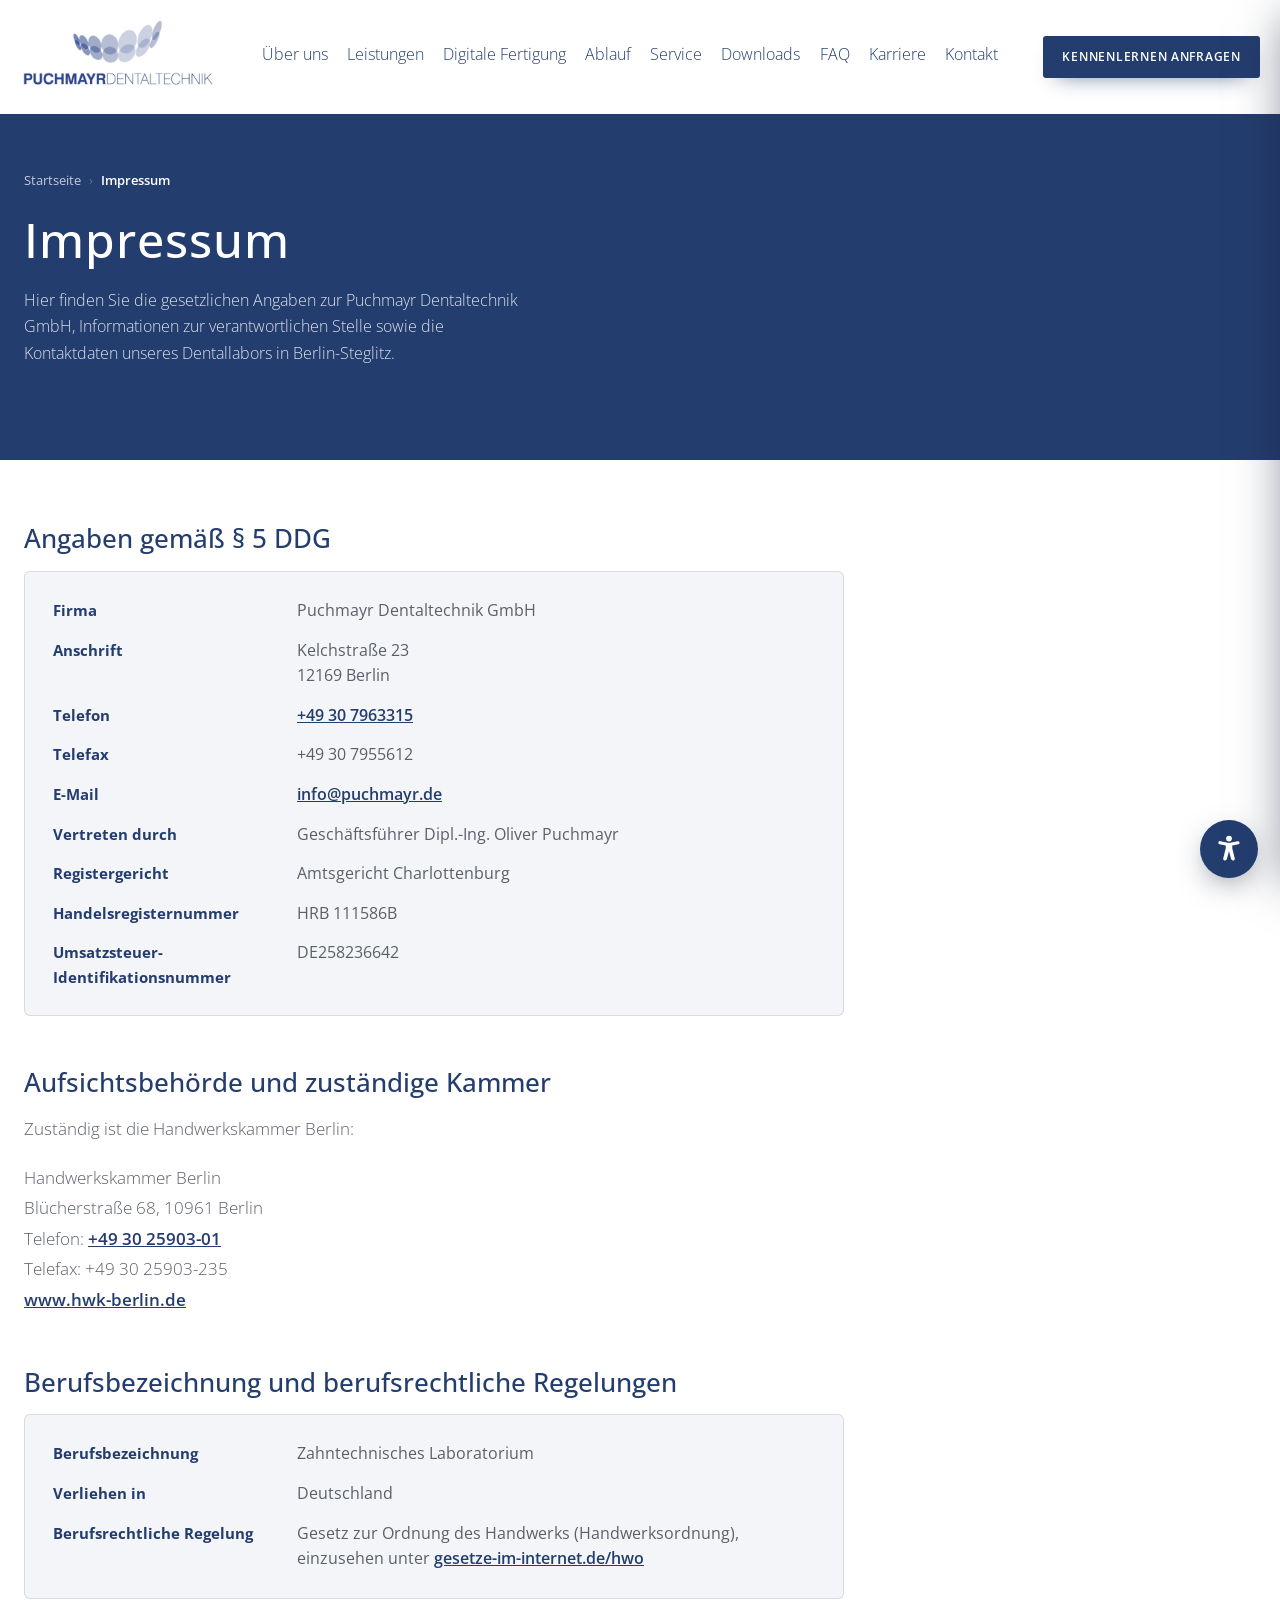
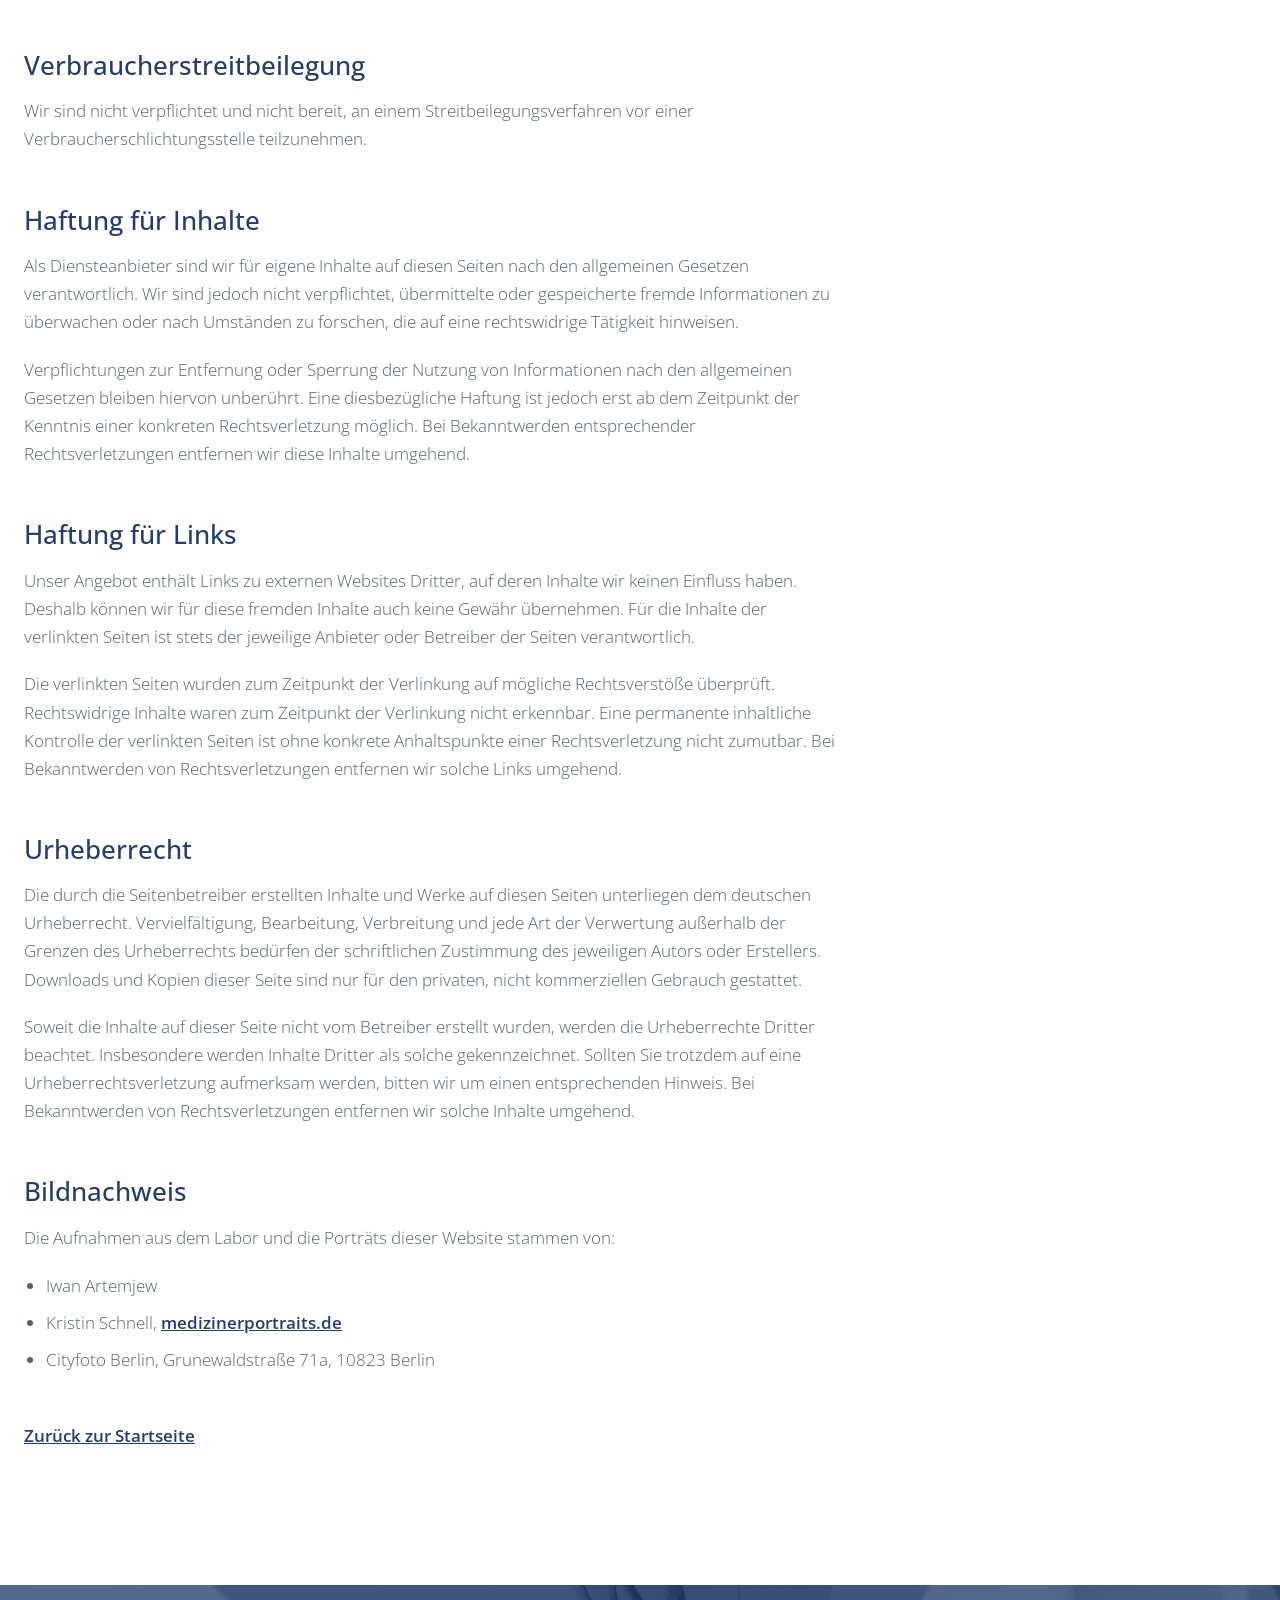
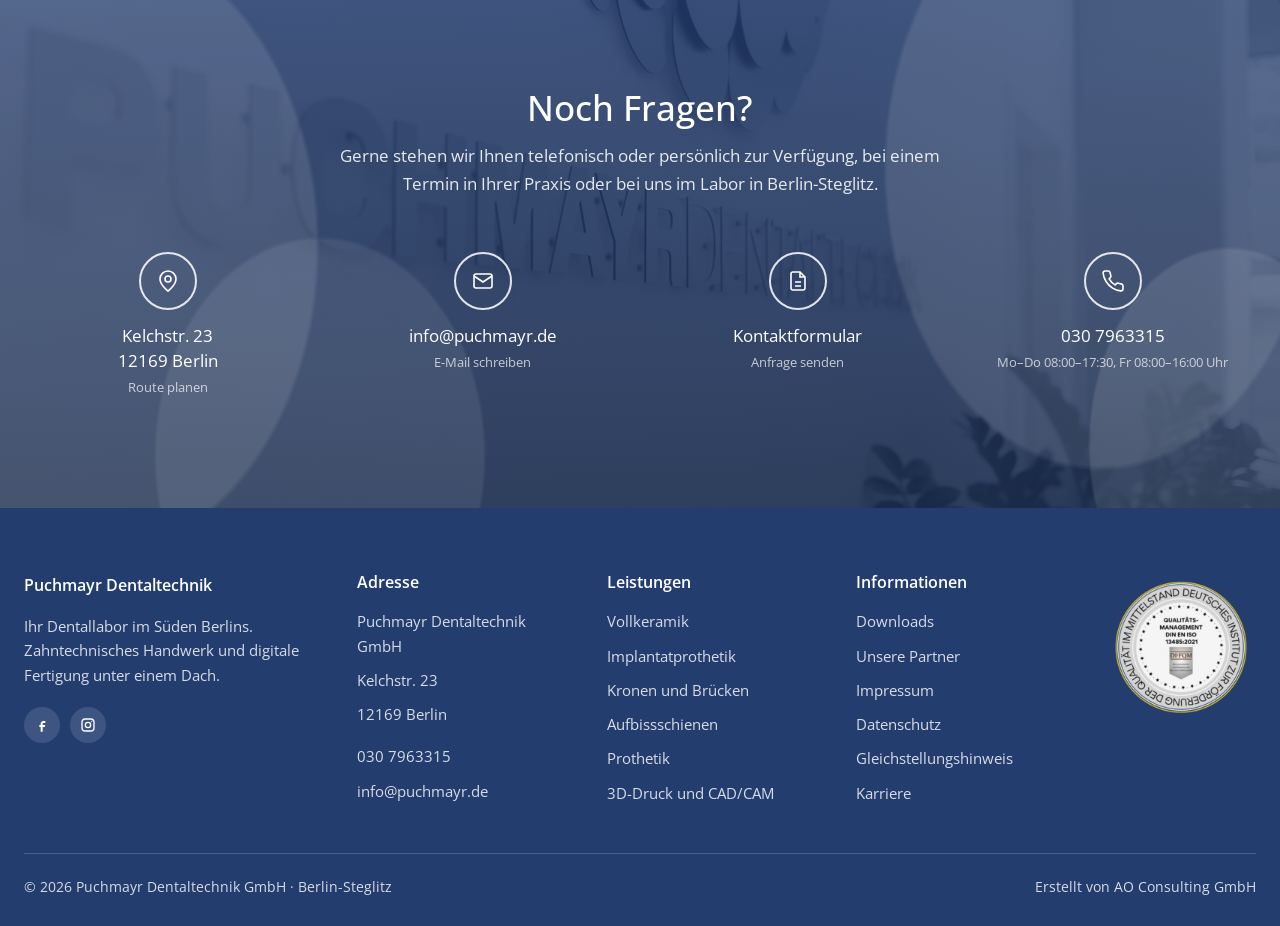
<file: website/impressum.html>
<!DOCTYPE html>
<html lang="de">
<head>
<meta charset="utf-8">
<meta name="viewport" content="width=device-width, initial-scale=1">

<title>Impressum | Puchmayr Dentaltechnik GmbH Berlin-Steglitz</title>
<meta name="description" content="Impressum der Puchmayr Dentaltechnik GmbH: gesetzliche Angaben, verantwortliche Stelle und Kontaktdaten des Dentallabors in Berlin-Steglitz.">
<meta name="robots" content="index, follow">
<link rel="canonical" href="https://www.puchmayr.de/impressum/">
<meta property="og:type" content="website">
<meta property="og:locale" content="de_DE">
<meta property="og:site_name" content="Puchmayr Dentaltechnik GmbH">
<meta property="og:title" content="Impressum | Puchmayr Dentaltechnik GmbH Berlin-Steglitz">
<meta property="og:description" content="Impressum der Puchmayr Dentaltechnik GmbH: gesetzliche Angaben, verantwortliche Stelle und Kontaktdaten des Dentallabors in Berlin-Steglitz.">
<meta property="og:url" content="https://www.puchmayr.de/impressum/">
<meta name="theme-color" content="#243D6F">

<link rel="icon" href="img/favicon.svg" type="image/svg+xml">
<link rel="icon" href="img/favicon-32.png" sizes="32x32" type="image/png">
<link rel="apple-touch-icon" href="img/apple-touch-icon.png">

<!-- Schriften lokal, keine Verbindung zu Google -->
<link rel="preload" href="fonts/open-sans-latin-400-normal.woff2" as="font" type="font/woff2" crossorigin>
<link rel="preload" href="fonts/open-sans-latin-600-normal.woff2" as="font" type="font/woff2" crossorigin>
<link rel="stylesheet" href="assets/schrift.css">
<link rel="stylesheet" href="assets/stil.css">
<link rel="stylesheet" href="assets/barrierefreiheit.css">
<link rel="stylesheet" href="assets/einwilligung.css">

<script type="application/ld+json">
{
  "@context": "https://schema.org",
  "@graph": [
    {
      "@type": "WebPage",
      "@id": "https://www.puchmayr.de/impressum/#seite",
      "url": "https://www.puchmayr.de/impressum/",
      "name": "Impressum | Puchmayr Dentaltechnik GmbH Berlin-Steglitz",
      "description": "Impressum der Puchmayr Dentaltechnik GmbH: gesetzliche Angaben, verantwortliche Stelle und Kontaktdaten des Dentallabors in Berlin-Steglitz.",
      "inLanguage": "de-DE",
      "isPartOf": {
        "@id": "https://www.puchmayr.de/#website"
      },
      "about": {
        "@id": "https://www.puchmayr.de/#organisation"
      },
      "breadcrumb": {
        "@id": "https://www.puchmayr.de/impressum/#brotkrumen"
      }
    },
    {
      "@type": "BreadcrumbList",
      "@id": "https://www.puchmayr.de/impressum/#brotkrumen",
      "itemListElement": [
        {
          "@type": "ListItem",
          "position": 1,
          "name": "Startseite",
          "item": "https://www.puchmayr.de/"
        },
        {
          "@type": "ListItem",
          "position": 2,
          "name": "Impressum"
        }
      ]
    }
  ]
}
</script>
</head>
<body>

<!-- Sprunglinks für Tastatur und Screenreader -->
<a class="sprunglink" href="#inhalt">Zum Inhalt springen</a>
<a class="sprunglink" href="index.html#kontakt" style="left:210px">Zum Kontakt springen</a>

<header id="hdr">
  <div class="wrap nav">
    <a href="index.html" class="nav__logo" aria-label="Zur Startseite">
      <picture><source srcset="img/logo-puchmayr.webp" type="image/webp"><img src="img/logo-puchmayr.png" alt="Puchmayr Dentaltechnik GmbH" width="526" height="209" class="nav__logo--inv" data-logo></picture>
      <span class="wordmark" hidden><b>PUCHMAYR</b>DENTALTECHNIK</span>
    </a>
    <ul class="nav__links">
      <li><a href="index.html#ueber">Über uns</a></li>
      <li><a href="index.html#leistungen">Leistungen</a></li>
      <li><a href="index.html#fertigung">Digitale Fertigung</a></li>
      <li><a href="index.html#ablauf">Ablauf</a></li>
      <li><a href="index.html#service">Service</a></li>
      <li><a href="downloads.html">Downloads</a></li>
      <li><a href="index.html#faq">FAQ</a></li>
      <li><a href="https://puchmayr-karriere.de/" target="_blank" rel="noopener">Karriere</a></li>
      <li><a href="index.html#kontakt">Kontakt</a></li>
    </ul>
    <a href="index.html#kontakt" class="btn btn--primary nav__cta">Kennenlernen anfragen</a>
    <button class="nav__burger" aria-label="Menü" aria-expanded="false"><span></span><span></span><span></span></button>
  </div>
</header>

<main id="inhalt">

<section class="subhero" aria-labelledby="t-hero" style="padding-bottom:64px">
  <div class="wrap">
    <nav class="crumbs" aria-label="Brotkrumennavigation">
      <ol>
        <li><a href="index.html">Startseite</a></li>
        <li><span aria-current="page">Impressum</span></li>
      </ol>
    </nav>
    <h1 id="t-hero">Impressum</h1>
    <p class="sublead">Hier finden Sie die gesetzlichen Angaben zur Puchmayr Dentaltechnik GmbH, Informationen zur verantwortlichen Stelle sowie die Kontaktdaten unseres Dentallabors in Berlin-Steglitz.</p>
  </div>
</section>

<section class="sec" style="padding-top:clamp(48px,5vw,72px)">
  <div class="wrap">
    <div class="legal">
      <h2>Angaben gemäß § 5 DDG</h2>
      <dl>
        <dt>Firma</dt>
        <dd>Puchmayr Dentaltechnik GmbH</dd>

        <dt>Anschrift</dt>
        <dd>Kelchstraße 23<br>12169 Berlin</dd>

        <dt>Telefon</dt>
        <dd><a href="tel:+49307963315">+49 30 7963315</a></dd>

        <dt>Telefax</dt>
        <dd>+49 30 7955612</dd>

        <dt>E-Mail</dt>
        <dd><a href="mailto:info@puchmayr.de">info@puchmayr.de</a></dd>

        <dt>Vertreten durch</dt>
        <dd>Geschäftsführer Dipl.-Ing. Oliver Puchmayr</dd>

        <dt>Registergericht</dt>
        <dd>Amtsgericht Charlottenburg</dd>

        <dt>Handelsregisternummer</dt>
        <dd>HRB 111586B</dd>

        <dt>Umsatzsteuer-Identifikationsnummer</dt>
        <dd>DE258236642</dd>
      </dl>

      <h2>Aufsichtsbehörde und zuständige Kammer</h2>
      <p>Zuständig ist die Handwerkskammer Berlin:</p>
      <address>
        Handwerkskammer Berlin<br>
        Blücherstraße 68, 10961 Berlin<br>
        Telefon: <a href="tel:+49302590301">+49 30 25903-01</a><br>
        Telefax: +49 30 25903-235<br>
        <a href="https://www.hwk-berlin.de" target="_blank" rel="noopener">www.hwk-berlin.de</a>
      </address>

      <h2>Berufsbezeichnung und berufsrechtliche Regelungen</h2>
      <dl>
        <dt>Berufsbezeichnung</dt>
        <dd>Zahntechnisches Laboratorium</dd>

        <dt>Verliehen in</dt>
        <dd>Deutschland</dd>

        <dt>Berufsrechtliche Regelung</dt>
        <dd>Gesetz zur Ordnung des Handwerks (Handwerksordnung), einzusehen unter
            <a href="https://www.gesetze-im-internet.de/hwo/" target="_blank" rel="noopener">gesetze-im-internet.de/hwo</a></dd>
      </dl>

      <h2>Verbraucherstreitbeilegung</h2>
      <p>Wir sind nicht verpflichtet und nicht bereit, an einem Streitbeilegungsverfahren
         vor einer Verbraucherschlichtungsstelle teilzunehmen.</p>

      <h2>Haftung für Inhalte</h2>
      <p>Als Diensteanbieter sind wir für eigene Inhalte auf diesen Seiten nach den
         allgemeinen Gesetzen verantwortlich. Wir sind jedoch nicht verpflichtet, übermittelte
         oder gespeicherte fremde Informationen zu überwachen oder nach Umständen zu forschen,
         die auf eine rechtswidrige Tätigkeit hinweisen.</p>
      <p>Verpflichtungen zur Entfernung oder Sperrung der Nutzung von Informationen nach den
         allgemeinen Gesetzen bleiben hiervon unberührt. Eine diesbezügliche Haftung ist jedoch
         erst ab dem Zeitpunkt der Kenntnis einer konkreten Rechtsverletzung möglich. Bei
         Bekanntwerden entsprechender Rechtsverletzungen entfernen wir diese Inhalte umgehend.</p>

      <h2>Haftung für Links</h2>
      <p>Unser Angebot enthält Links zu externen Websites Dritter, auf deren Inhalte wir keinen
         Einfluss haben. Deshalb können wir für diese fremden Inhalte auch keine Gewähr
         übernehmen. Für die Inhalte der verlinkten Seiten ist stets der jeweilige Anbieter oder
         Betreiber der Seiten verantwortlich.</p>
      <p>Die verlinkten Seiten wurden zum Zeitpunkt der Verlinkung auf mögliche Rechtsverstöße
         überprüft. Rechtswidrige Inhalte waren zum Zeitpunkt der Verlinkung nicht erkennbar.
         Eine permanente inhaltliche Kontrolle der verlinkten Seiten ist ohne konkrete Anhaltspunkte
         einer Rechtsverletzung nicht zumutbar. Bei Bekanntwerden von Rechtsverletzungen entfernen
         wir solche Links umgehend.</p>

      <h2>Urheberrecht</h2>
      <p>Die durch die Seitenbetreiber erstellten Inhalte und Werke auf diesen Seiten unterliegen
         dem deutschen Urheberrecht. Vervielfältigung, Bearbeitung, Verbreitung und jede Art der
         Verwertung außerhalb der Grenzen des Urheberrechts bedürfen der schriftlichen Zustimmung
         des jeweiligen Autors oder Erstellers. Downloads und Kopien dieser Seite sind nur für den
         privaten, nicht kommerziellen Gebrauch gestattet.</p>
      <p>Soweit die Inhalte auf dieser Seite nicht vom Betreiber erstellt wurden, werden die
         Urheberrechte Dritter beachtet. Insbesondere werden Inhalte Dritter als solche
         gekennzeichnet. Sollten Sie trotzdem auf eine Urheberrechtsverletzung aufmerksam werden,
         bitten wir um einen entsprechenden Hinweis. Bei Bekanntwerden von Rechtsverletzungen
         entfernen wir solche Inhalte umgehend.</p>

      <h2>Bildnachweis</h2>
      <p>Die Aufnahmen aus dem Labor und die Porträts dieser Website stammen von:</p>
      <ul>
        <li>Iwan Artemjew</li>
        <li>Kristin Schnell, <a href="https://www.medizinerportraits.de" target="_blank" rel="noopener">medizinerportraits.de</a></li>
        <li>Cityfoto Berlin, Grunewaldstraße 71a, 10823 Berlin</li>
      </ul>

      <p style="margin-top:48px"><a href="index.html">Zurück zur Startseite</a></p>
    </div>
  </div>
</section>

<!-- ============ NOCH FRAGEN? (Element der bisherigen Webseite) ============
     Blau eingefärbtes Foto mit den hellen Ovalen, vier runde Symbole.
     Ersetzt die frühere Google-Maps-Karte: der Routenlink öffnet Google Maps
     erst beim Klick in einem neuen Fenster, vorher geht keine Anfrage an Google. -->
<section class="fragen" aria-labelledby="t-fragen">
  <div class="fragen__bg" aria-hidden="true">
    <picture><source srcset="img/puchmayr-dentaltechnik-empfang-berlin-steglitz.webp" type="image/webp"><img src="img/puchmayr-dentaltechnik-empfang-berlin-steglitz.jpg" alt="" width="1800" height="1200" loading="lazy" decoding="async"></picture>
  </div>
  <div class="wrap">
    <h2 id="t-fragen">Noch Fragen?</h2>
    <p class="fragen__lead">Gerne stehen wir Ihnen telefonisch oder persönlich zur Verfügung, bei einem Termin in Ihrer Praxis oder bei uns im Labor in Berlin-Steglitz.</p>
    <ul class="fragen__liste">
      <li><a href="https://www.google.com/maps/dir/?api=1&amp;destination=Kelchstr.+23%2C+12169+Berlin" target="_blank" rel="noopener" aria-label="Route zur Kelchstr. 23, 12169 Berlin planen (öffnet Google Maps in einem neuen Fenster)">
        <span class="fragen__ico"><svg viewBox="0 0 24 24" fill="none" stroke="currentColor" stroke-width="1.6" aria-hidden="true"><path d="M20 10c0 6-8 12-8 12s-8-6-8-12a8 8 0 0 1 16 0Z"/><circle cx="12" cy="10" r="3"/></svg></span>
        <span>Kelchstr. 23<br>12169 Berlin<small>Route planen</small></span></a></li>
      <li><a href="mailto:info@puchmayr.de">
        <span class="fragen__ico"><svg viewBox="0 0 24 24" fill="none" stroke="currentColor" stroke-width="1.6" aria-hidden="true"><rect x="3" y="5" width="18" height="14" rx="2"/><path d="m3 7 9 6 9-6"/></svg></span>
        <span>info@puchmayr.de<small>E-Mail schreiben</small></span></a></li>
      <li><a href="index.html#kontakt">
        <span class="fragen__ico"><svg viewBox="0 0 24 24" fill="none" stroke="currentColor" stroke-width="1.6" aria-hidden="true"><path d="M14 3H7a2 2 0 0 0-2 2v14a2 2 0 0 0 2 2h10a2 2 0 0 0 2-2V8Z"/><path d="M14 3v5h5M9 13h6M9 17h6"/></svg></span>
        <span>Kontaktformular<small>Anfrage senden</small></span></a></li>
      <li><a href="tel:+49307963315">
        <span class="fragen__ico"><svg viewBox="0 0 24 24" fill="none" stroke="currentColor" stroke-width="1.6" aria-hidden="true"><path d="M22 16.9v3a2 2 0 0 1-2.2 2 19.8 19.8 0 0 1-8.6-3.1 19.5 19.5 0 0 1-6-6A19.8 19.8 0 0 1 2.1 4.2 2 2 0 0 1 4.1 2h3a2 2 0 0 1 2 1.7c.1 1 .4 1.9.7 2.8a2 2 0 0 1-.5 2.1L8.1 9.9a16 16 0 0 0 6 6l1.3-1.2a2 2 0 0 1 2.1-.5c.9.3 1.8.6 2.8.7a2 2 0 0 1 1.7 2Z"/></svg></span>
        <span>030 7963315<small>Mo–Do 08:00–17:30, Fr 08:00–16:00 Uhr</small></span></a></li>
    </ul>
  </div>
</section>

</main>

<footer>
  <div class="wrap">
    <div class="foot">
      <div>
        <div class="foot__name">Puchmayr Dentaltechnik</div>
        <p style="max-width:34ch">Ihr Dentallabor im Süden Berlins. Zahntechnisches Handwerk und digitale Fertigung unter einem Dach.</p>
        <div class="foot__soc">
          <a href="https://www.facebook.com/puchmayr1" aria-label="Facebook" target="_blank" rel="noopener"><svg viewBox="0 0 24 24" fill="currentColor" aria-hidden="true"><path d="M14 9h3V6h-3c-2.2 0-4 1.8-4 4v2H8v3h2v7h3v-7h3l1-3h-4v-2c0-.6.4-1 1-1Z"/></svg></a>
          <a href="https://www.instagram.com/dentaltechnik_puchmayr/" aria-label="Instagram" target="_blank" rel="noopener"><svg viewBox="0 0 24 24" fill="none" stroke="currentColor" stroke-width="2" aria-hidden="true"><rect x="3" y="3" width="18" height="18" rx="5"/><circle cx="12" cy="12" r="4"/><circle cx="17.5" cy="6.5" r="1" fill="currentColor" stroke="none"/></svg></a>
        </div>
      </div>
      <div>
        <h3>Adresse</h3>
        <ul>
          <li>Puchmayr Dentaltechnik GmbH</li>
          <li>Kelchstr. 23</li>
          <li>12169 Berlin</li>
          <li style="margin-top:8px"><a href="tel:+49307963315">030 7963315</a></li>
          <li><a href="mailto:info@puchmayr.de">info@puchmayr.de</a></li>
        </ul>
      </div>
      <div>
        <h3>Leistungen</h3>
        <ul>
          <li><a href="vollkeramik.html">Vollkeramik</a></li>
          <li><a href="implantatprothetik.html">Implantatprothetik</a></li>
          <li><a href="kronen-und-bruecken.html">Kronen und Brücken</a></li>
          <li><a href="aufbissschienen.html">Aufbissschienen</a></li>
          <li><a href="prothetik.html">Prothetik</a></li>
          <li><a href="digitale-fertigung.html">3D-Druck und CAD/CAM</a></li>
        </ul>
      </div>
      <div>
        <h3>Informationen</h3>
        <ul>
          <li><a href="downloads.html">Downloads</a></li>
          <li><a href="partner.html">Unsere Partner</a></li>
          <li><a href="impressum.html">Impressum</a></li>
          <li><a href="datenschutz.html">Datenschutz</a></li>
          <li><a href="gleichstellung.html">Gleichstellungshinweis</a></li>
          <li><button type="button" class="ein-ausloeser" data-einwilligung-oeffnen>Cookie-Einstellungen</button></li>
          <li><a href="https://puchmayr-karriere.de/" target="_blank" rel="noopener">Karriere</a></li>
        </ul>
      </div>
      <div class="foot__siegel">
        <picture><source srcset="img/qm-siegel-din-en-iso-13485-dentallabor-berlin.webp" type="image/webp"><img src="img/qm-siegel-din-en-iso-13485-dentallabor-berlin.png" alt="Siegel: Qualitätsmanagement nach DIN EN ISO 13485:2021, Deutsches Institut zur Förderung der Qualität im Mittelstand" width="200" height="200" loading="lazy" decoding="async"></picture>
      </div>
    </div>
    <div class="foot__bar">
      <span>© 2026 Puchmayr Dentaltechnik GmbH · Berlin-Steglitz</span>
      <span>Erstellt von AO Consulting GmbH</span>
    </div>
  </div>
</footer>

<script src="assets/ao-konfiguration.js"></script>
<script src="assets/einwilligung.js" defer></script>
<script src="assets/messung.js" defer></script>
<script src="assets/skript.js" defer></script>
<script src="assets/barrierefreiheit.js" defer></script>
<script src="assets/statistik.js" defer></script>
</body>
</html>
</file>
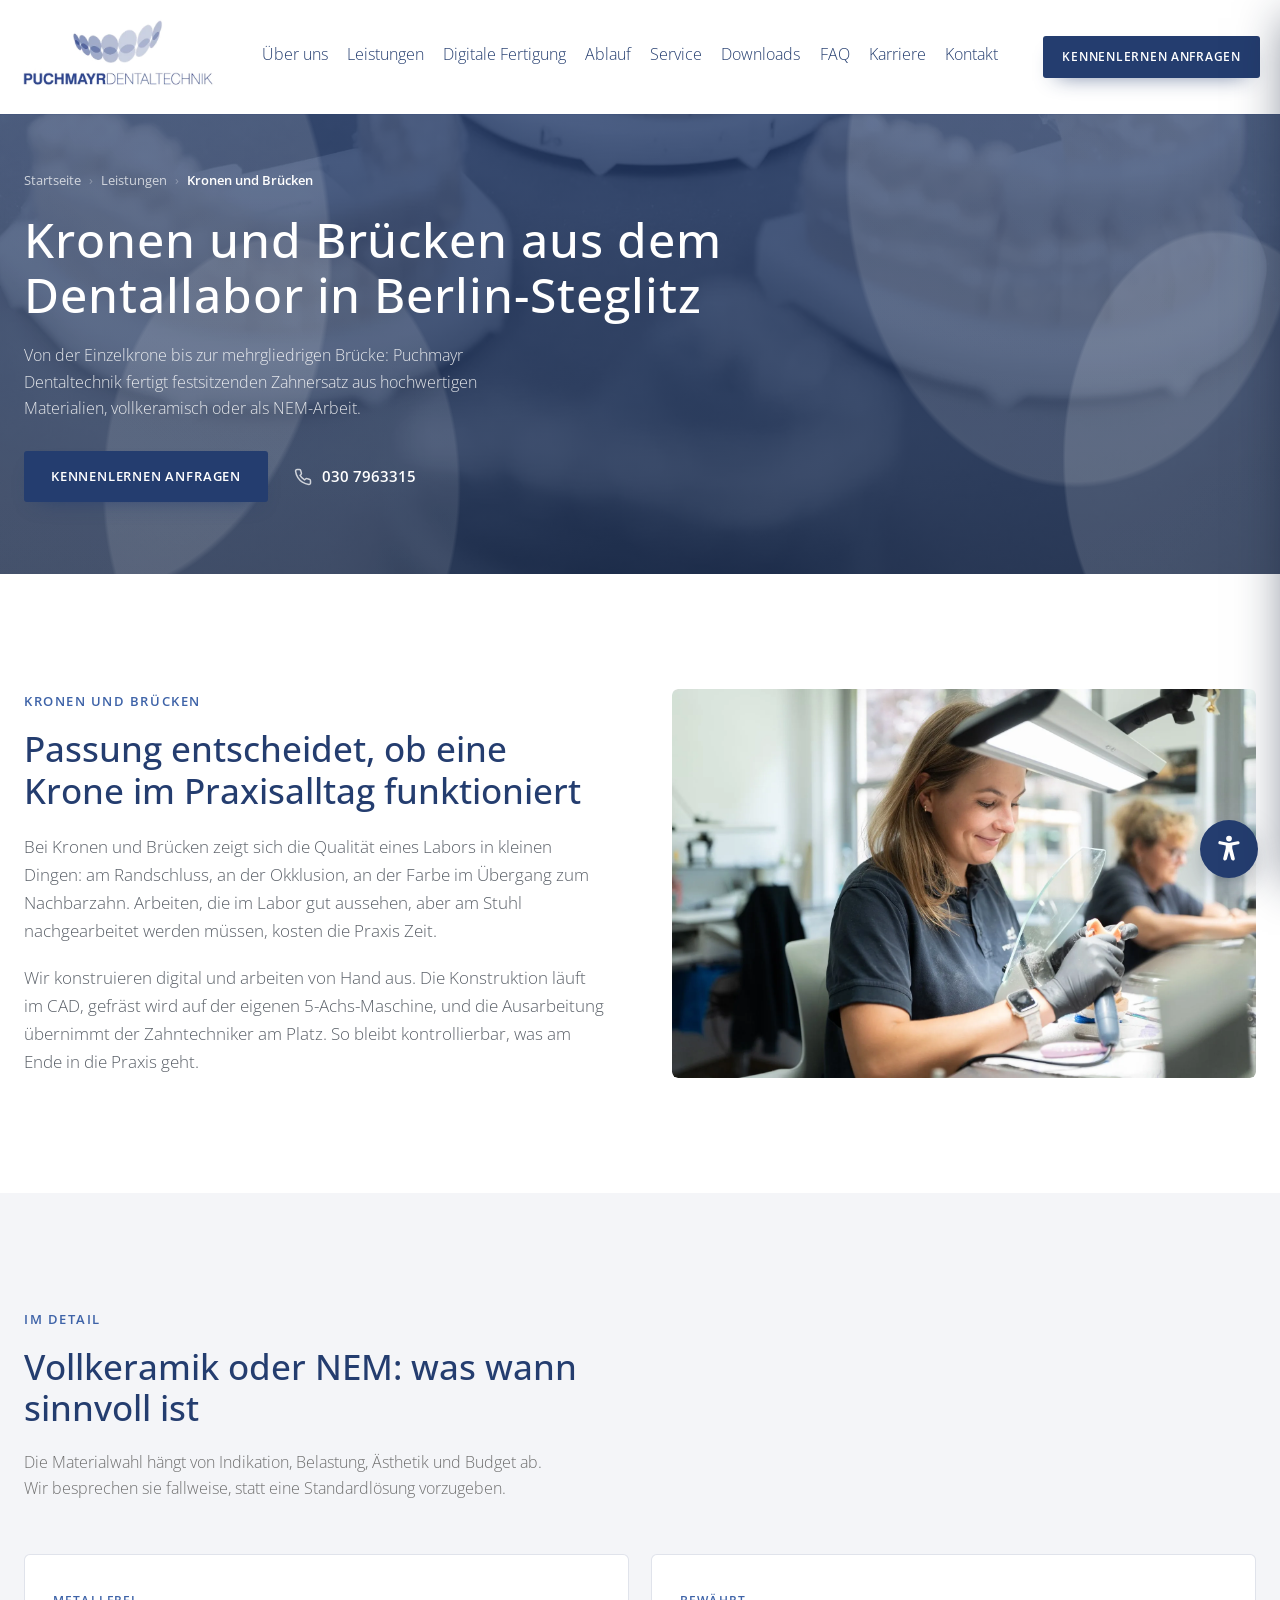
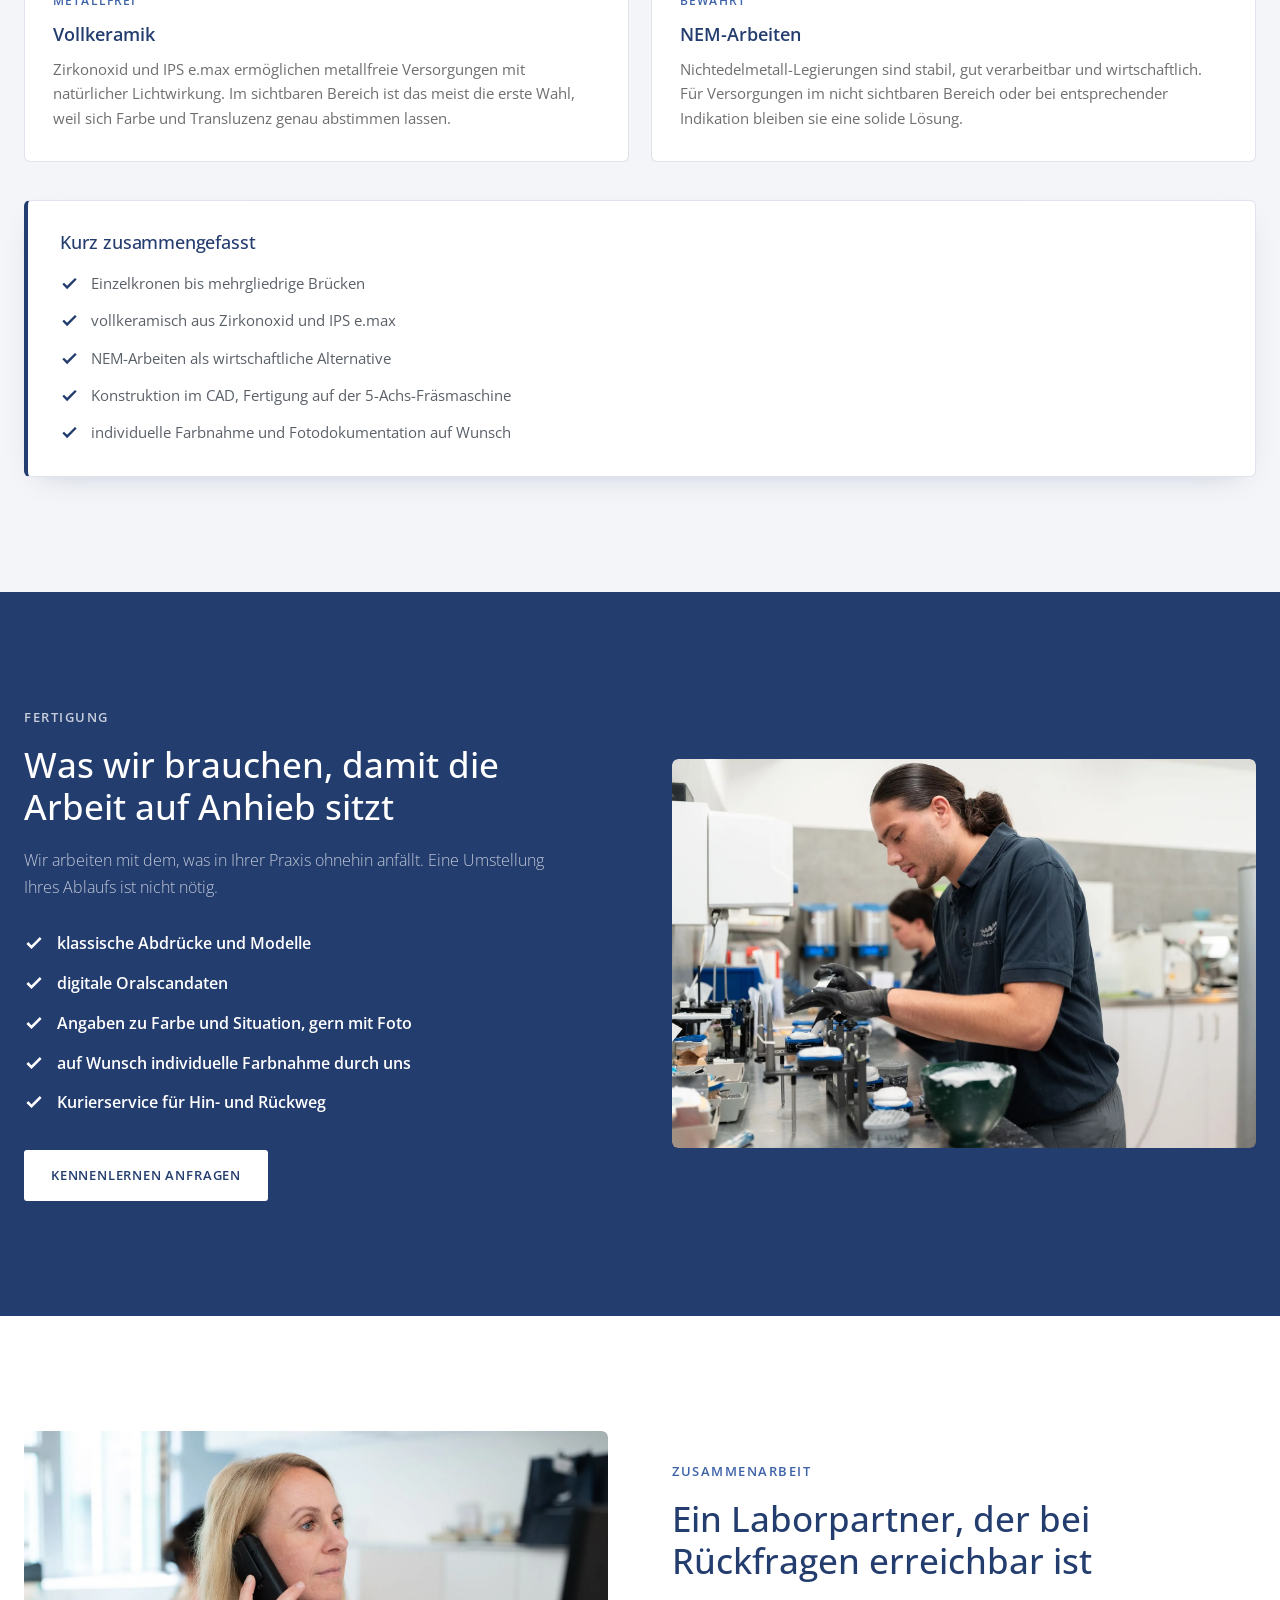
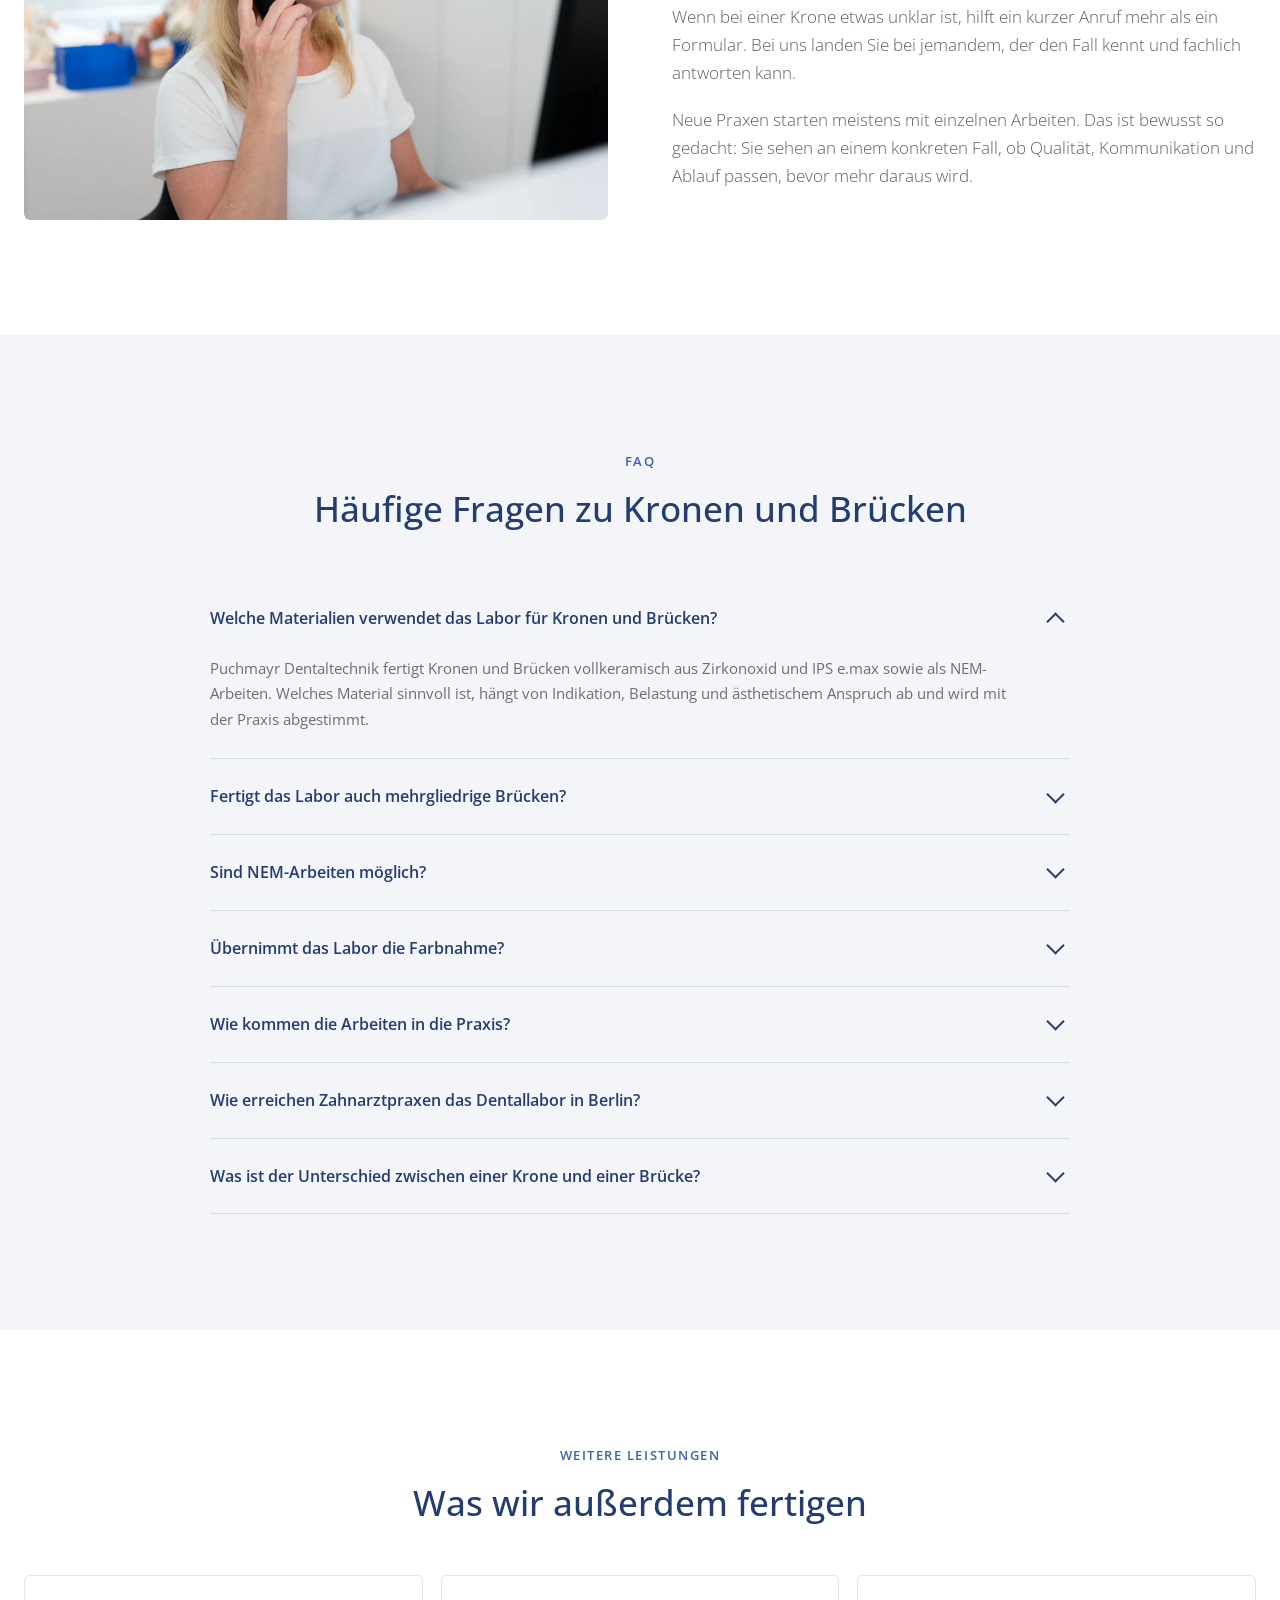
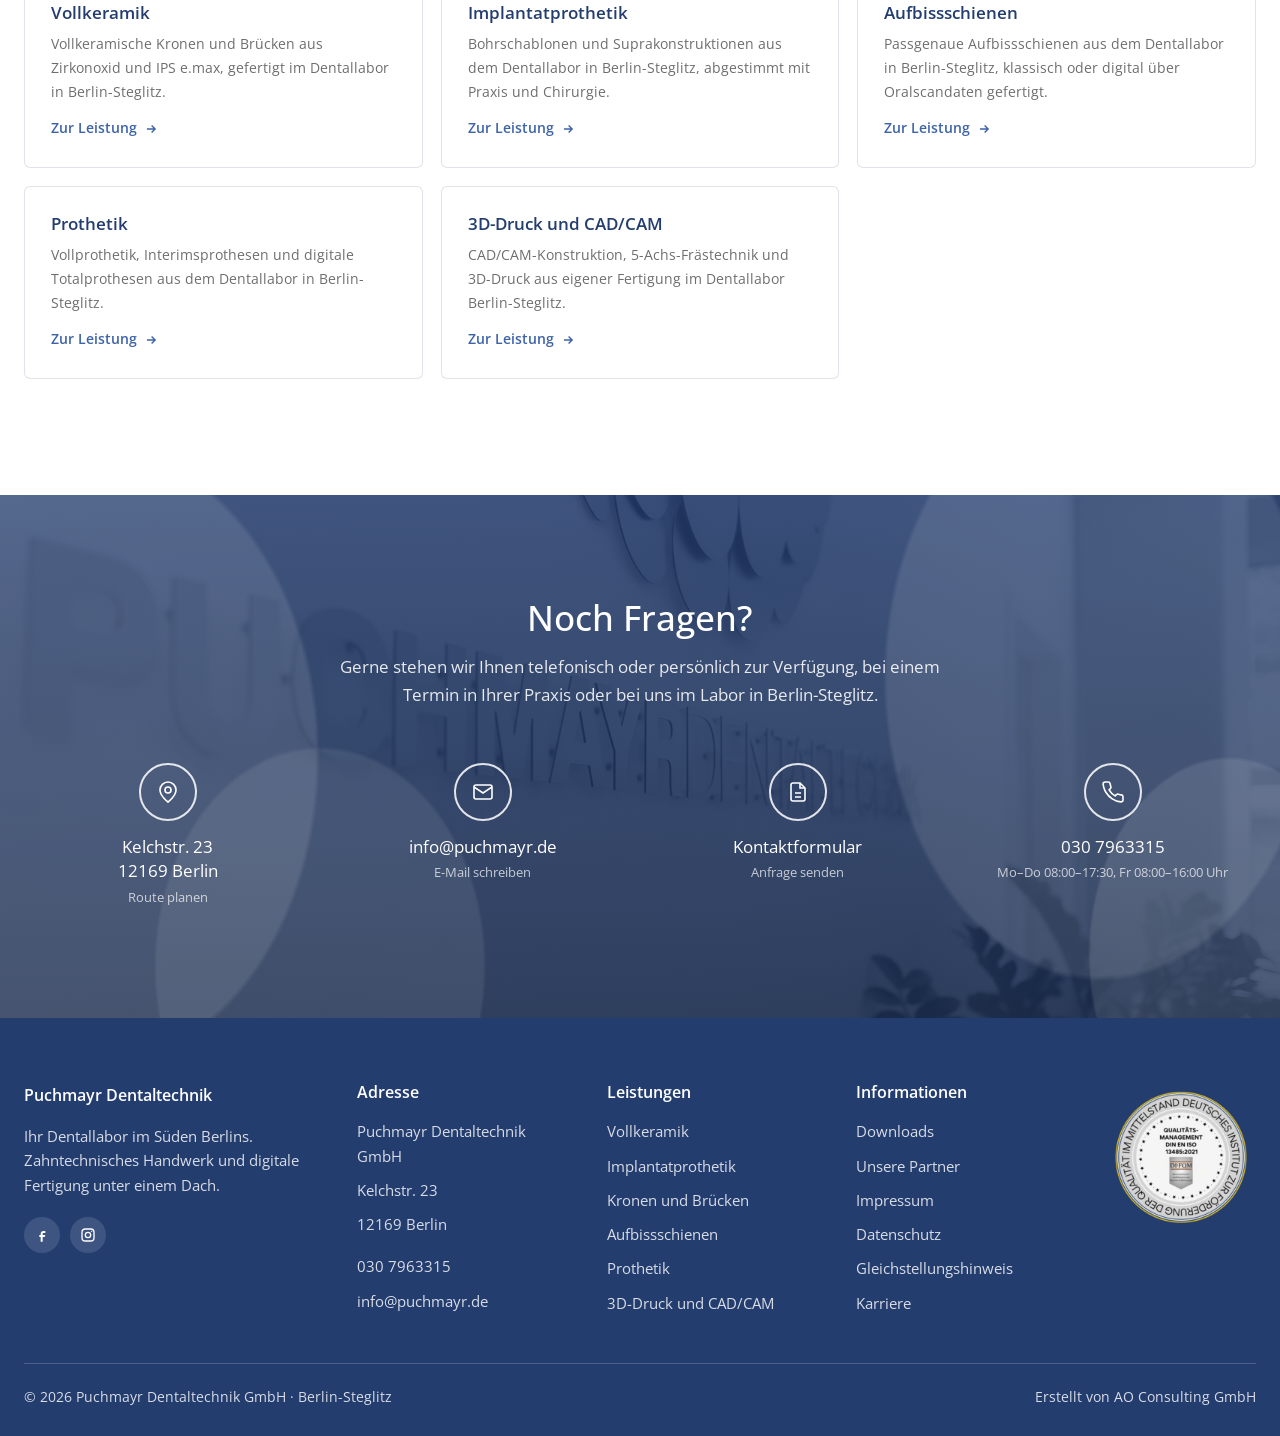
<file: website/kronen-und-bruecken.html>
<!DOCTYPE html>
<html lang="de">
<head>
<meta charset="utf-8">
<meta name="viewport" content="width=device-width, initial-scale=1">

<title>Kronen und Brücken: Dentallabor Berlin-Steglitz | Puchmayr</title>
<meta name="description" content="Kronen und Brücken aus dem Dentallabor in Berlin-Steglitz: Vollkeramik und NEM-Arbeiten, präzise gefertigt mit eigener CAD/CAM-Technik.">
<meta name="robots" content="index, follow, max-image-preview:large, max-snippet:-1">
<meta name="author" content="Puchmayr Dentaltechnik GmbH">
<link rel="canonical" href="https://www.puchmayr.de/kronen-und-bruecken/">

<meta property="og:type" content="website">
<meta property="og:locale" content="de_DE">
<meta property="og:site_name" content="Puchmayr Dentaltechnik GmbH">
<meta property="og:title" content="Kronen und Brücken: Dentallabor Berlin-Steglitz | Puchmayr">
<meta property="og:description" content="Kronen und Brücken aus dem Dentallabor in Berlin-Steglitz: Vollkeramik und NEM-Arbeiten, präzise gefertigt mit eigener CAD/CAM-Technik.">
<meta property="og:url" content="https://www.puchmayr.de/kronen-und-bruecken/">
<meta property="og:image" content="https://www.puchmayr.de/img/kronen-und-bruecken-zahnersatz-modell.jpg">
<meta property="og:image:alt" content="Kronen und Brücken auf Gipsmodellen im Dentallabor">
<meta name="twitter:card" content="summary_large_image">
<meta name="twitter:title" content="Kronen und Brücken: Dentallabor Berlin-Steglitz | Puchmayr">
<meta name="twitter:description" content="Kronen und Brücken aus dem Dentallabor in Berlin-Steglitz: Vollkeramik und NEM-Arbeiten, präzise gefertigt mit eigener CAD/CAM-Technik.">
<meta name="twitter:image" content="https://www.puchmayr.de/img/kronen-und-bruecken-zahnersatz-modell.jpg">

<meta name="theme-color" content="#243D6F">

<link rel="icon" href="img/favicon.svg" type="image/svg+xml">
<link rel="icon" href="img/favicon-32.png" sizes="32x32" type="image/png">
<link rel="apple-touch-icon" href="img/apple-touch-icon.png">
<meta name="geo.region" content="DE-BE">
<meta name="geo.placename" content="Berlin-Steglitz">
<meta name="geo.position" content="52.450844;13.3575369">

<!-- Schriften lokal, keine Verbindung zu Google -->
<link rel="preload" href="fonts/open-sans-latin-400-normal.woff2" as="font" type="font/woff2" crossorigin>
<link rel="preload" href="fonts/open-sans-latin-600-normal.woff2" as="font" type="font/woff2" crossorigin>
<link rel="stylesheet" href="assets/schrift.css">
<link rel="stylesheet" href="assets/stil.css">
<link rel="stylesheet" href="assets/barrierefreiheit.css">
<link rel="stylesheet" href="assets/einwilligung.css">

<!-- Strukturierte Daten: Service, WebPage, BreadcrumbList, FAQPage.
     Die Organisation selbst ist auf der Startseite definiert und wird
     hier nur per @id referenziert. -->
<script type="application/ld+json">
{
  "@context": "https://schema.org",
  "@graph": [
    {
      "@type": "Service",
      "@id": "https://www.puchmayr.de/kronen-und-bruecken/#leistung",
      "name": "Kronen und Brücken",
      "serviceType": "Kronen und Brücken",
      "description": "Festsitzender Zahnersatz aus dem Dentallabor in Berlin-Steglitz, vollkeramisch oder als NEM-Arbeit.",
      "provider": {
        "@id": "https://www.puchmayr.de/#organisation"
      },
      "areaServed": [
        {
          "@type": "City",
          "name": "Berlin"
        },
        {
          "@type": "AdministrativeArea",
          "name": "Brandenburg"
        }
      ],
      "audience": {
        "@type": "Audience",
        "audienceType": "Zahnarztpraxen"
      },
      "url": "https://www.puchmayr.de/kronen-und-bruecken/"
    },
    {
      "@type": "WebPage",
      "@id": "https://www.puchmayr.de/kronen-und-bruecken/#seite",
      "url": "https://www.puchmayr.de/kronen-und-bruecken/",
      "name": "Kronen und Brücken: Dentallabor Berlin-Steglitz | Puchmayr",
      "description": "Kronen und Brücken aus dem Dentallabor in Berlin-Steglitz: Vollkeramik und NEM-Arbeiten, präzise gefertigt mit eigener CAD/CAM-Technik.",
      "inLanguage": "de-DE",
      "isPartOf": {
        "@id": "https://www.puchmayr.de/#website"
      },
      "about": {
        "@id": "https://www.puchmayr.de/kronen-und-bruecken/#leistung"
      },
      "primaryImageOfPage": "https://www.puchmayr.de/img/kronen-und-bruecken-zahnersatz-modell.jpg",
      "breadcrumb": {
        "@id": "https://www.puchmayr.de/kronen-und-bruecken/#brotkrumen"
      }
    },
    {
      "@type": "BreadcrumbList",
      "@id": "https://www.puchmayr.de/kronen-und-bruecken/#brotkrumen",
      "itemListElement": [
        {
          "@type": "ListItem",
          "position": 1,
          "name": "Startseite",
          "item": "https://www.puchmayr.de/"
        },
        {
          "@type": "ListItem",
          "position": 2,
          "name": "Leistungen",
          "item": "https://www.puchmayr.de/#leistungen"
        },
        {
          "@type": "ListItem",
          "position": 3,
          "name": "Kronen und Brücken"
        }
      ]
    },
    {
      "@type": "FAQPage",
      "@id": "https://www.puchmayr.de/kronen-und-bruecken/#faq",
      "isPartOf": {
        "@id": "https://www.puchmayr.de/kronen-und-bruecken/#seite"
      },
      "mainEntity": [
        {
          "@type": "Question",
          "name": "Welche Materialien verwendet das Labor für Kronen und Brücken?",
          "acceptedAnswer": {
            "@type": "Answer",
            "text": "Puchmayr Dentaltechnik fertigt Kronen und Brücken vollkeramisch aus Zirkonoxid und IPS e.max sowie als NEM-Arbeiten. Welches Material sinnvoll ist, hängt von Indikation, Belastung und ästhetischem Anspruch ab und wird mit der Praxis abgestimmt."
          }
        },
        {
          "@type": "Question",
          "name": "Fertigt das Labor auch mehrgliedrige Brücken?",
          "acceptedAnswer": {
            "@type": "Answer",
            "text": "Ja. Das Leistungsspektrum reicht von der Einzelkrone bis zur mehrgliedrigen Brücke. Die Konstruktion läuft im CAD, gefräst wird auf der eigenen 5-Achs-Maschine im Labor in Berlin-Steglitz."
          }
        },
        {
          "@type": "Question",
          "name": "Sind NEM-Arbeiten möglich?",
          "acceptedAnswer": {
            "@type": "Answer",
            "text": "Ja. NEM-Arbeiten gehören zum festen Leistungsspektrum. Nichtedelmetall-Legierungen sind stabil und wirtschaftlich und kommen vor allem dort zum Einsatz, wo die Indikation es zulässt."
          }
        },
        {
          "@type": "Question",
          "name": "Übernimmt das Labor die Farbnahme?",
          "acceptedAnswer": {
            "@type": "Answer",
            "text": "Auf Wunsch ja. Puchmayr Dentaltechnik bietet individuelle Farbnahme und Beratung an, dazu Fotodokumentation zur Farb- und Formreproduktion. Das ist besonders bei Versorgungen im sichtbaren Bereich hilfreich."
          }
        },
        {
          "@type": "Question",
          "name": "Wie kommen die Arbeiten in die Praxis?",
          "acceptedAnswer": {
            "@type": "Answer",
            "text": "Über den eigenen Kurierservice, abgestimmt auf die Abläufe der Praxis. Das Labor liegt in der Kelchstraße 23 in 12169 Berlin-Steglitz und ist montags bis donnerstags von 08:00 bis 17:30 Uhr und freitags von 08:00 bis 16:00 Uhr erreichbar."
          }
        },
        {
          "@type": "Question",
          "name": "Wie erreichen Zahnarztpraxen das Dentallabor in Berlin?",
          "acceptedAnswer": {
            "@type": "Answer",
            "text": "Puchmayr Dentaltechnik sitzt in der Kelchstraße 23 in 12169 Berlin-Steglitz und ist montags bis donnerstags von 08:00 bis 17:30 Uhr und freitags von 08:00 bis 16:00 Uhr unter 030 7963315 sowie per E-Mail an info@puchmayr.de erreichbar. Fälle lassen sich telefonisch vorab besprechen."
          }
        },
        {
          "@type": "Question",
          "name": "Was ist der Unterschied zwischen einer Krone und einer Brücke?",
          "acceptedAnswer": {
            "@type": "Answer",
            "text": "Eine Krone ersetzt die Substanz eines einzelnen Zahns und wird auf diesem verankert. Eine Brücke schließt eine Lücke und stützt sich dabei auf benachbarte Zähne oder Implantate ab. Puchmayr Dentaltechnik fertigt beides, aus Vollkeramik ebenso wie als NEM-Arbeit."
          }
        }
      ]
    }
  ]
}
</script>
</head>
<body>

<!-- Sprunglinks für Tastatur und Screenreader -->
<a class="sprunglink" href="#inhalt">Zum Inhalt springen</a>
<a class="sprunglink" href="index.html#kontakt" style="left:210px">Zum Kontakt springen</a>

<header id="hdr">
  <div class="wrap nav">
    <a href="index.html" class="nav__logo" aria-label="Zur Startseite">
      <picture><source srcset="img/logo-puchmayr.webp" type="image/webp"><img src="img/logo-puchmayr.png" alt="Puchmayr Dentaltechnik GmbH" width="526" height="209" class="nav__logo--inv" data-logo></picture>
      <span class="wordmark" hidden><b>PUCHMAYR</b>DENTALTECHNIK</span>
    </a>
    <ul class="nav__links">
      <li><a href="index.html#ueber">Über uns</a></li>
      <li><a href="index.html#leistungen">Leistungen</a></li>
      <li><a href="index.html#fertigung">Digitale Fertigung</a></li>
      <li><a href="index.html#ablauf">Ablauf</a></li>
      <li><a href="index.html#service">Service</a></li>
      <li><a href="downloads.html">Downloads</a></li>
      <li><a href="#faq">FAQ</a></li>
      <li><a href="https://puchmayr-karriere.de/" target="_blank" rel="noopener">Karriere</a></li>
      <li><a href="index.html#kontakt">Kontakt</a></li>
    </ul>
    <a href="index.html#kontakt" class="btn btn--primary nav__cta">Kennenlernen anfragen</a>
    <button class="nav__burger" aria-label="Menü" aria-expanded="false"><span></span><span></span><span></span></button>
  </div>
</header>

<main id="inhalt">

<!-- ============ HERO ============ -->
<section class="subhero" aria-labelledby="t-hero">
  <div class="subhero__bg">
    <picture><source srcset="img/kronen-und-bruecken-zahnersatz-modell.webp" type="image/webp"><img src="img/kronen-und-bruecken-zahnersatz-modell.jpg" alt="Kronen und Brücken auf Gipsmodellen im Dentallabor" width="1800" height="1200" fetchpriority="high" decoding="async"></picture>
  </div>
  <div class="wrap">
    <nav class="crumbs" aria-label="Brotkrumennavigation">
      <ol>
        <li><a href="index.html">Startseite</a></li>
        <li><a href="index.html#leistungen">Leistungen</a></li>
        <li><span aria-current="page">Kronen und Brücken</span></li>
      </ol>
    </nav>
    <h1 id="t-hero">Kronen und Brücken aus dem Dentallabor in Berlin-Steglitz</h1>
    <p class="sublead">Von der Einzelkrone bis zur mehrgliedrigen Brücke: Puchmayr Dentaltechnik fertigt festsitzenden Zahnersatz aus hochwertigen Materialien, vollkeramisch oder als NEM-Arbeit.</p>
    <div class="subhero__actions">
      <a href="index.html#kontakt" class="btn btn--primary">Kennenlernen anfragen</a>
      <a href="tel:+49307963315" class="phone-link"><svg viewBox="0 0 24 24" fill="none" stroke="currentColor" stroke-width="2" aria-hidden="true"><path d="M22 16.9v3a2 2 0 0 1-2.2 2 19.8 19.8 0 0 1-8.6-3.1 19.5 19.5 0 0 1-6-6A19.8 19.8 0 0 1 2.1 4.2 2 2 0 0 1 4.1 2h3a2 2 0 0 1 2 1.7c.1 1 .4 1.9.7 2.8a2 2 0 0 1-.5 2.1L8.1 9.9a16 16 0 0 0 6 6l1.3-1.2a2 2 0 0 1 2.1-.5c.9.3 1.8.6 2.8.7a2 2 0 0 1 1.7 2Z"/></svg> 030 7963315</a>
    </div>
  </div>
</section>

<!-- ============ EINSTIEG ============ -->
<section class="sec" aria-labelledby="t-intro">
  <div class="wrap split">
    <div>
      <span class="kicker">Kronen und Brücken</span>
      <h2 id="t-intro">Passung entscheidet, ob eine Krone im <span class="mark">Praxisalltag</span> funktioniert</h2>
      <div style="margin-top:22px">
        <p>Bei Kronen und Brücken zeigt sich die Qualität eines Labors in kleinen Dingen: am Randschluss, an der Okklusion, an der Farbe im Übergang zum Nachbarzahn. Arbeiten, die im Labor gut aussehen, aber am Stuhl nachgearbeitet werden müssen, kosten die Praxis Zeit.</p>
        <p>Wir konstruieren digital und arbeiten von Hand aus. Die Konstruktion läuft im CAD, gefräst wird auf der eigenen 5-Achs-Maschine, und die Ausarbeitung übernimmt der Zahntechniker am Platz. So bleibt kontrollierbar, was am Ende in die Praxis geht.</p>
      </div>
    </div>
    <div class="split__media">
      <picture><source srcset="img/zahntechnikerin-ausarbeitung-prothese-arbeitsplatzleuchte.webp" type="image/webp"><img src="img/zahntechnikerin-ausarbeitung-prothese-arbeitsplatzleuchte.jpg" alt="Zahntechnikerin bei der Ausarbeitung einer Krone" width="1800" height="1200" loading="lazy" decoding="async"></picture>
    </div>
  </div>
</section>

<!-- ============ MATERIALIEN / VERFAHREN ============ -->
<section class="sec sec--mist" aria-labelledby="t-mats">
  <div class="wrap">
    <div class="sec-head">
      <span class="kicker">Im Detail</span>
      <h2 id="t-mats">Vollkeramik oder <span class="mark">NEM</span>: was wann sinnvoll ist</h2>
      <p class="lead">Die Materialwahl hängt von Indikation, Belastung, Ästhetik und Budget ab. Wir besprechen sie fallweise, statt eine Standardlösung vorzugeben.</p>
    </div>
    <div class="matgrid">
      <article class="matcard">
        <span class="matcard__tag">Metallfrei</span>
        <h3>Vollkeramik</h3>
        <p>Zirkonoxid und IPS e.max ermöglichen metallfreie Versorgungen mit natürlicher Lichtwirkung. Im sichtbaren Bereich ist das meist die erste Wahl, weil sich Farbe und Transluzenz genau abstimmen lassen.</p>
      </article>
      <article class="matcard">
        <span class="matcard__tag">Bewährt</span>
        <h3>NEM-Arbeiten</h3>
        <p>Nichtedelmetall-Legierungen sind stabil, gut verarbeitbar und wirtschaftlich. Für Versorgungen im nicht sichtbaren Bereich oder bei entsprechender Indikation bleiben sie eine solide Lösung.</p>
      </article>
    </div>

    <div class="summary" style="margin-top:38px">
      <h2>Kurz zusammengefasst</h2>
      <ul>
        <li><svg viewBox="0 0 24 24" fill="none" stroke="currentColor" stroke-width="3" aria-hidden="true"><path d="M20 6 9 17l-5-5"/></svg><span>Einzelkronen bis mehrgliedrige Brücken</span></li>
        <li><svg viewBox="0 0 24 24" fill="none" stroke="currentColor" stroke-width="3" aria-hidden="true"><path d="M20 6 9 17l-5-5"/></svg><span>vollkeramisch aus Zirkonoxid und IPS e.max</span></li>
        <li><svg viewBox="0 0 24 24" fill="none" stroke="currentColor" stroke-width="3" aria-hidden="true"><path d="M20 6 9 17l-5-5"/></svg><span>NEM-Arbeiten als wirtschaftliche Alternative</span></li>
        <li><svg viewBox="0 0 24 24" fill="none" stroke="currentColor" stroke-width="3" aria-hidden="true"><path d="M20 6 9 17l-5-5"/></svg><span>Konstruktion im CAD, Fertigung auf der 5-Achs-Fräsmaschine</span></li>
        <li><svg viewBox="0 0 24 24" fill="none" stroke="currentColor" stroke-width="3" aria-hidden="true"><path d="M20 6 9 17l-5-5"/></svg><span>individuelle Farbnahme und Fotodokumentation auf Wunsch</span></li>
      </ul>
    </div>
  </div>
</section>

<!-- ============ FERTIGUNG (dunkel) ============ -->
<div class="darkwrap">
<section class="dark" aria-labelledby="t-dark">
  <div class="wrap split">
    <div>
      <span class="kicker kicker--light">Fertigung</span>
      <h2 id="t-dark">Was wir brauchen, damit die Arbeit auf <span class="mark mark--light">Anhieb</span> sitzt</h2>
      <p class="lead" style="margin-top:20px">Wir arbeiten mit dem, was in Ihrer Praxis ohnehin anfällt. Eine Umstellung Ihres Ablaufs ist nicht nötig.</p>
      <ul class="checklist">
        <li><svg viewBox="0 0 24 24" fill="none" stroke="currentColor" stroke-width="3" aria-hidden="true"><path d="M20 6 9 17l-5-5"/></svg>klassische Abdrücke und Modelle</li>
        <li><svg viewBox="0 0 24 24" fill="none" stroke="currentColor" stroke-width="3" aria-hidden="true"><path d="M20 6 9 17l-5-5"/></svg>digitale Oralscandaten</li>
        <li><svg viewBox="0 0 24 24" fill="none" stroke="currentColor" stroke-width="3" aria-hidden="true"><path d="M20 6 9 17l-5-5"/></svg>Angaben zu Farbe und Situation, gern mit Foto</li>
        <li><svg viewBox="0 0 24 24" fill="none" stroke="currentColor" stroke-width="3" aria-hidden="true"><path d="M20 6 9 17l-5-5"/></svg>auf Wunsch individuelle Farbnahme durch uns</li>
        <li><svg viewBox="0 0 24 24" fill="none" stroke="currentColor" stroke-width="3" aria-hidden="true"><path d="M20 6 9 17l-5-5"/></svg>Kurierservice für Hin- und Rückweg</li>
      </ul>
      <a href="index.html#kontakt" class="btn btn--primary">Kennenlernen anfragen</a>
    </div>
    <div class="split__media">
      <picture><source srcset="img/zahntechniker-gips-anmischen-arbeitsplatz.webp" type="image/webp"><img src="img/zahntechniker-gips-anmischen-arbeitsplatz.jpg" alt="Zahntechniker beim Anmischen von Gips am Arbeitsplatz" width="1800" height="1209" loading="lazy" decoding="async"></picture>
    </div>
  </div>
</section>
</div>

<!-- ============ FÜR PRAXEN ============ -->
<section class="sec" aria-labelledby="t-praxen">
  <div class="wrap split split--rev">
    <div class="split__media">
      <picture><source srcset="img/dentallabor-berlin-telefonische-erreichbarkeit.webp" type="image/webp"><img src="img/dentallabor-berlin-telefonische-erreichbarkeit.jpg" alt="Mitarbeiterin am Telefon im Dentallabor Puchmayr" width="1800" height="1200" loading="lazy" decoding="async"></picture>
    </div>
    <div>
      <span class="kicker">Zusammenarbeit</span>
      <h2 id="t-praxen">Ein Laborpartner, der bei Rückfragen <span class="mark">erreichbar</span> ist</h2>
      <div style="margin-top:22px">
        <p>Wenn bei einer Krone etwas unklar ist, hilft ein kurzer Anruf mehr als ein Formular. Bei uns landen Sie bei jemandem, der den Fall kennt und fachlich antworten kann.</p>
        <p>Neue Praxen starten meistens mit einzelnen Arbeiten. Das ist bewusst so gedacht: Sie sehen an einem konkreten Fall, ob Qualität, Kommunikation und Ablauf passen, bevor mehr daraus wird.</p>
      </div>
    </div>
  </div>
</section>

<!-- ============ FAQ ============ -->
<section class="sec sec--mist" id="faq" aria-labelledby="t-faq">
  <div class="wrap">
    <div class="sec-head sec-head--center">
      <span class="kicker">FAQ</span>
      <h2 id="t-faq">Häufige <span class="mark">Fragen</span> zu Kronen und Brücken</h2>
    </div>
    <div class="faq">
      <details open>
        <summary><h3 class="faq__q">Welche Materialien verwendet das Labor für Kronen und Brücken?</h3></summary>
        <p>Puchmayr Dentaltechnik fertigt Kronen und Brücken vollkeramisch aus Zirkonoxid und IPS e.max sowie als NEM-Arbeiten. Welches Material sinnvoll ist, hängt von Indikation, Belastung und ästhetischem Anspruch ab und wird mit der Praxis abgestimmt.</p>
      </details>
      <details>
        <summary><h3 class="faq__q">Fertigt das Labor auch mehrgliedrige Brücken?</h3></summary>
        <p>Ja. Das Leistungsspektrum reicht von der Einzelkrone bis zur mehrgliedrigen Brücke. Die Konstruktion läuft im CAD, gefräst wird auf der eigenen 5-Achs-Maschine im Labor in Berlin-Steglitz.</p>
      </details>
      <details>
        <summary><h3 class="faq__q">Sind NEM-Arbeiten möglich?</h3></summary>
        <p>Ja. NEM-Arbeiten gehören zum festen Leistungsspektrum. Nichtedelmetall-Legierungen sind stabil und wirtschaftlich und kommen vor allem dort zum Einsatz, wo die Indikation es zulässt.</p>
      </details>
      <details>
        <summary><h3 class="faq__q">Übernimmt das Labor die Farbnahme?</h3></summary>
        <p>Auf Wunsch ja. Puchmayr Dentaltechnik bietet individuelle Farbnahme und Beratung an, dazu Fotodokumentation zur Farb- und Formreproduktion. Das ist besonders bei Versorgungen im sichtbaren Bereich hilfreich.</p>
      </details>
      <details>
        <summary><h3 class="faq__q">Wie kommen die Arbeiten in die Praxis?</h3></summary>
        <p>Über den eigenen Kurierservice, abgestimmt auf die Abläufe der Praxis. Das Labor liegt in der Kelchstraße 23 in 12169 Berlin-Steglitz und ist montags bis donnerstags von 08:00 bis 17:30 Uhr und freitags von 08:00 bis 16:00 Uhr erreichbar.</p>
      </details>
      <details>
        <summary><h3 class="faq__q">Wie erreichen Zahnarztpraxen das Dentallabor in Berlin?</h3></summary>
        <p>Puchmayr Dentaltechnik sitzt in der Kelchstraße 23 in 12169 Berlin-Steglitz und ist montags bis donnerstags von 08:00 bis 17:30 Uhr und freitags von 08:00 bis 16:00 Uhr unter 030 7963315 sowie per E-Mail an info@puchmayr.de erreichbar. Fälle lassen sich telefonisch vorab besprechen.</p>
      </details>
      <details>
        <summary><h3 class="faq__q">Was ist der Unterschied zwischen einer Krone und einer Brücke?</h3></summary>
        <p>Eine Krone ersetzt die Substanz eines einzelnen Zahns und wird auf diesem verankert. Eine Brücke schließt eine Lücke und stützt sich dabei auf benachbarte Zähne oder Implantate ab. Puchmayr Dentaltechnik fertigt beides, aus Vollkeramik ebenso wie als NEM-Arbeit.</p>
      </details>
    </div>
  </div>
</section>

<!-- ============ WEITERE LEISTUNGEN (interne Verlinkung) ============ -->
<section class="sec" aria-labelledby="t-weitere">
  <div class="wrap">
    <div class="sec-head sec-head--center">
      <span class="kicker">Weitere Leistungen</span>
      <h2 id="t-weitere">Was wir außerdem <span class="mark">fertigen</span></h2>
    </div>
    <div class="crosslinks">
      <a class="crosslink" href="vollkeramik.html">
        <h3>Vollkeramik</h3>
        <p>Vollkeramische Kronen und Brücken aus Zirkonoxid und IPS e.max, gefertigt im Dentallabor in Berlin-Steglitz.</p>
        <span class="crosslink__more">Zur Leistung <svg viewBox="0 0 24 24" fill="none" stroke="currentColor" stroke-width="2.5" aria-hidden="true"><path d="M5 12h14M13 6l6 6-6 6"/></svg></span>
      </a>
      <a class="crosslink" href="implantatprothetik.html">
        <h3>Implantatprothetik</h3>
        <p>Bohrschablonen und Suprakonstruktionen aus dem Dentallabor in Berlin-Steglitz, abgestimmt mit Praxis und Chirurgie.</p>
        <span class="crosslink__more">Zur Leistung <svg viewBox="0 0 24 24" fill="none" stroke="currentColor" stroke-width="2.5" aria-hidden="true"><path d="M5 12h14M13 6l6 6-6 6"/></svg></span>
      </a>
      <a class="crosslink" href="aufbissschienen.html">
        <h3>Aufbissschienen</h3>
        <p>Passgenaue Aufbissschienen aus dem Dentallabor in Berlin-Steglitz, klassisch oder digital über Oralscandaten gefertigt.</p>
        <span class="crosslink__more">Zur Leistung <svg viewBox="0 0 24 24" fill="none" stroke="currentColor" stroke-width="2.5" aria-hidden="true"><path d="M5 12h14M13 6l6 6-6 6"/></svg></span>
      </a>
      <a class="crosslink" href="prothetik.html">
        <h3>Prothetik</h3>
        <p>Vollprothetik, Interimsprothesen und digitale Totalprothesen aus dem Dentallabor in Berlin-Steglitz.</p>
        <span class="crosslink__more">Zur Leistung <svg viewBox="0 0 24 24" fill="none" stroke="currentColor" stroke-width="2.5" aria-hidden="true"><path d="M5 12h14M13 6l6 6-6 6"/></svg></span>
      </a>
      <a class="crosslink" href="digitale-fertigung.html">
        <h3>3D-Druck und CAD/CAM</h3>
        <p>CAD/CAM-Konstruktion, 5-Achs-Frästechnik und 3D-Druck aus eigener Fertigung im Dentallabor Berlin-Steglitz.</p>
        <span class="crosslink__more">Zur Leistung <svg viewBox="0 0 24 24" fill="none" stroke="currentColor" stroke-width="2.5" aria-hidden="true"><path d="M5 12h14M13 6l6 6-6 6"/></svg></span>
      </a>
    </div>
  </div>
</section>

<!-- ============ CTA ============ -->
<!-- ============ NOCH FRAGEN? (Element der bisherigen Webseite) ============
     Blau eingefärbtes Foto mit den hellen Ovalen, vier runde Symbole.
     Ersetzt die frühere Google-Maps-Karte: der Routenlink öffnet Google Maps
     erst beim Klick in einem neuen Fenster, vorher geht keine Anfrage an Google. -->
<section class="fragen" aria-labelledby="t-fragen">
  <div class="fragen__bg" aria-hidden="true">
    <picture><source srcset="img/puchmayr-dentaltechnik-empfang-berlin-steglitz.webp" type="image/webp"><img src="img/puchmayr-dentaltechnik-empfang-berlin-steglitz.jpg" alt="" width="1800" height="1200" loading="lazy" decoding="async"></picture>
  </div>
  <div class="wrap">
    <h2 id="t-fragen">Noch Fragen?</h2>
    <p class="fragen__lead">Gerne stehen wir Ihnen telefonisch oder persönlich zur Verfügung, bei einem Termin in Ihrer Praxis oder bei uns im Labor in Berlin-Steglitz.</p>
    <ul class="fragen__liste">
      <li><a href="https://www.google.com/maps/dir/?api=1&amp;destination=Kelchstr.+23%2C+12169+Berlin" target="_blank" rel="noopener" aria-label="Route zur Kelchstr. 23, 12169 Berlin planen (öffnet Google Maps in einem neuen Fenster)">
        <span class="fragen__ico"><svg viewBox="0 0 24 24" fill="none" stroke="currentColor" stroke-width="1.6" aria-hidden="true"><path d="M20 10c0 6-8 12-8 12s-8-6-8-12a8 8 0 0 1 16 0Z"/><circle cx="12" cy="10" r="3"/></svg></span>
        <span>Kelchstr. 23<br>12169 Berlin<small>Route planen</small></span></a></li>
      <li><a href="mailto:info@puchmayr.de">
        <span class="fragen__ico"><svg viewBox="0 0 24 24" fill="none" stroke="currentColor" stroke-width="1.6" aria-hidden="true"><rect x="3" y="5" width="18" height="14" rx="2"/><path d="m3 7 9 6 9-6"/></svg></span>
        <span>info@puchmayr.de<small>E-Mail schreiben</small></span></a></li>
      <li><a href="index.html#kontakt">
        <span class="fragen__ico"><svg viewBox="0 0 24 24" fill="none" stroke="currentColor" stroke-width="1.6" aria-hidden="true"><path d="M14 3H7a2 2 0 0 0-2 2v14a2 2 0 0 0 2 2h10a2 2 0 0 0 2-2V8Z"/><path d="M14 3v5h5M9 13h6M9 17h6"/></svg></span>
        <span>Kontaktformular<small>Anfrage senden</small></span></a></li>
      <li><a href="tel:+49307963315">
        <span class="fragen__ico"><svg viewBox="0 0 24 24" fill="none" stroke="currentColor" stroke-width="1.6" aria-hidden="true"><path d="M22 16.9v3a2 2 0 0 1-2.2 2 19.8 19.8 0 0 1-8.6-3.1 19.5 19.5 0 0 1-6-6A19.8 19.8 0 0 1 2.1 4.2 2 2 0 0 1 4.1 2h3a2 2 0 0 1 2 1.7c.1 1 .4 1.9.7 2.8a2 2 0 0 1-.5 2.1L8.1 9.9a16 16 0 0 0 6 6l1.3-1.2a2 2 0 0 1 2.1-.5c.9.3 1.8.6 2.8.7a2 2 0 0 1 1.7 2Z"/></svg></span>
        <span>030 7963315<small>Mo–Do 08:00–17:30, Fr 08:00–16:00 Uhr</small></span></a></li>
    </ul>
  </div>
</section>

</main>

<footer>
  <div class="wrap">
    <div class="foot">
      <div>
        <div class="foot__name">Puchmayr Dentaltechnik</div>
        <p style="max-width:34ch">Ihr Dentallabor im Süden Berlins. Zahntechnisches Handwerk und digitale Fertigung unter einem Dach.</p>
        <div class="foot__soc">
          <a href="https://www.facebook.com/puchmayr1" aria-label="Facebook" target="_blank" rel="noopener"><svg viewBox="0 0 24 24" fill="currentColor" aria-hidden="true"><path d="M14 9h3V6h-3c-2.2 0-4 1.8-4 4v2H8v3h2v7h3v-7h3l1-3h-4v-2c0-.6.4-1 1-1Z"/></svg></a>
          <a href="https://www.instagram.com/dentaltechnik_puchmayr/" aria-label="Instagram" target="_blank" rel="noopener"><svg viewBox="0 0 24 24" fill="none" stroke="currentColor" stroke-width="2" aria-hidden="true"><rect x="3" y="3" width="18" height="18" rx="5"/><circle cx="12" cy="12" r="4"/><circle cx="17.5" cy="6.5" r="1" fill="currentColor" stroke="none"/></svg></a>
        </div>
      </div>
      <div>
        <h3>Adresse</h3>
        <ul>
          <li>Puchmayr Dentaltechnik GmbH</li>
          <li>Kelchstr. 23</li>
          <li>12169 Berlin</li>
          <li style="margin-top:8px"><a href="tel:+49307963315">030 7963315</a></li>
          <li><a href="mailto:info@puchmayr.de">info@puchmayr.de</a></li>
        </ul>
      </div>
      <div>
        <h3>Leistungen</h3>
        <ul>
          <li><a href="vollkeramik.html">Vollkeramik</a></li>
          <li><a href="implantatprothetik.html">Implantatprothetik</a></li>
          <li><a href="kronen-und-bruecken.html">Kronen und Brücken</a></li>
          <li><a href="aufbissschienen.html">Aufbissschienen</a></li>
          <li><a href="prothetik.html">Prothetik</a></li>
          <li><a href="digitale-fertigung.html">3D-Druck und CAD/CAM</a></li>
        </ul>
      </div>
      <div>
        <h3>Informationen</h3>
        <ul>
          <li><a href="downloads.html">Downloads</a></li>
          <li><a href="partner.html">Unsere Partner</a></li>
          <li><a href="impressum.html">Impressum</a></li>
          <li><a href="datenschutz.html">Datenschutz</a></li>
          <li><a href="gleichstellung.html">Gleichstellungshinweis</a></li>
          <li><button type="button" class="ein-ausloeser" data-einwilligung-oeffnen>Cookie-Einstellungen</button></li>
          <li><a href="https://puchmayr-karriere.de/" target="_blank" rel="noopener">Karriere</a></li>
        </ul>
      </div>
      <div class="foot__siegel">
        <picture><source srcset="img/qm-siegel-din-en-iso-13485-dentallabor-berlin.webp" type="image/webp"><img src="img/qm-siegel-din-en-iso-13485-dentallabor-berlin.png" alt="Siegel: Qualitätsmanagement nach DIN EN ISO 13485:2021, Deutsches Institut zur Förderung der Qualität im Mittelstand" width="200" height="200" loading="lazy" decoding="async"></picture>
      </div>
    </div>
    <div class="foot__bar">
      <span>© 2026 Puchmayr Dentaltechnik GmbH · Berlin-Steglitz</span>
      <span>Erstellt von AO Consulting GmbH</span>
    </div>
  </div>
</footer>

<script src="assets/ao-konfiguration.js"></script>
<script src="assets/einwilligung.js" defer></script>
<script src="assets/messung.js" defer></script>
<script src="assets/skript.js" defer></script>
<script src="assets/barrierefreiheit.js" defer></script>
<script src="assets/statistik.js" defer></script>
</body>
</html>
</file>
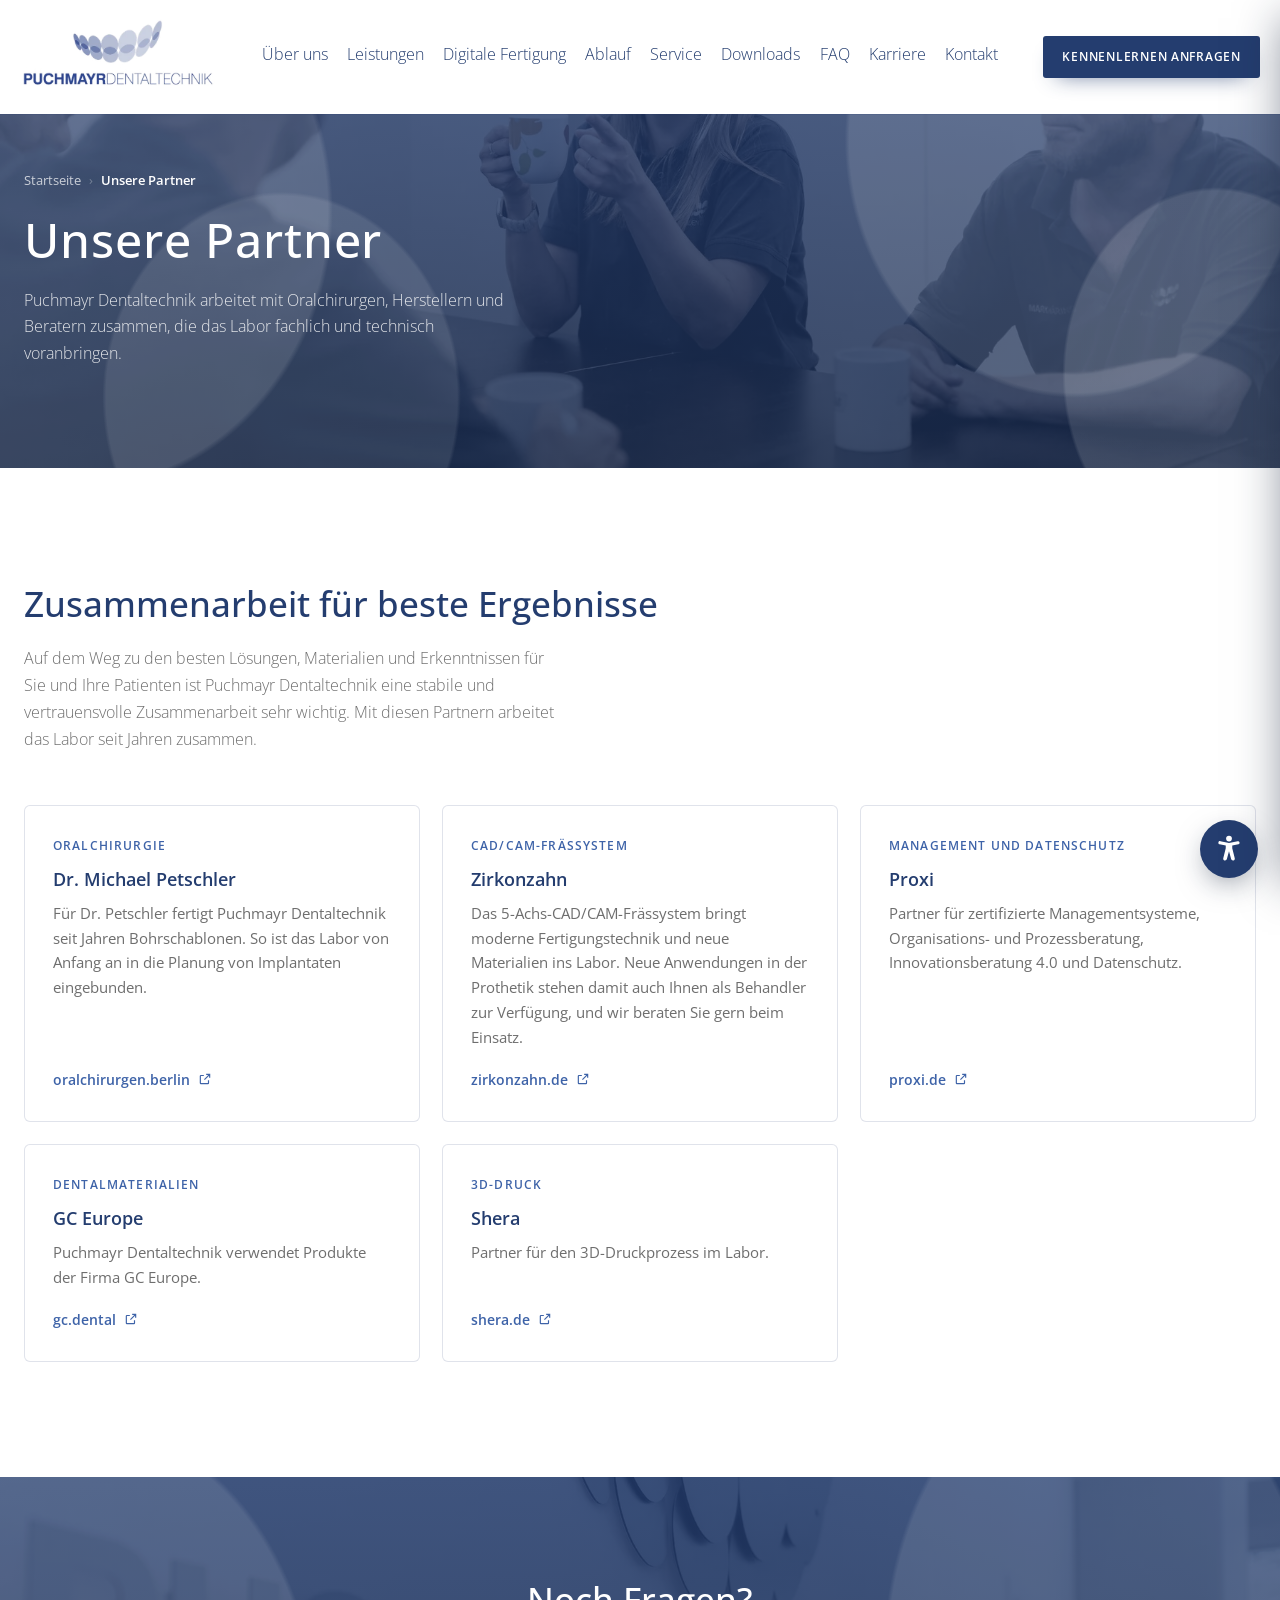
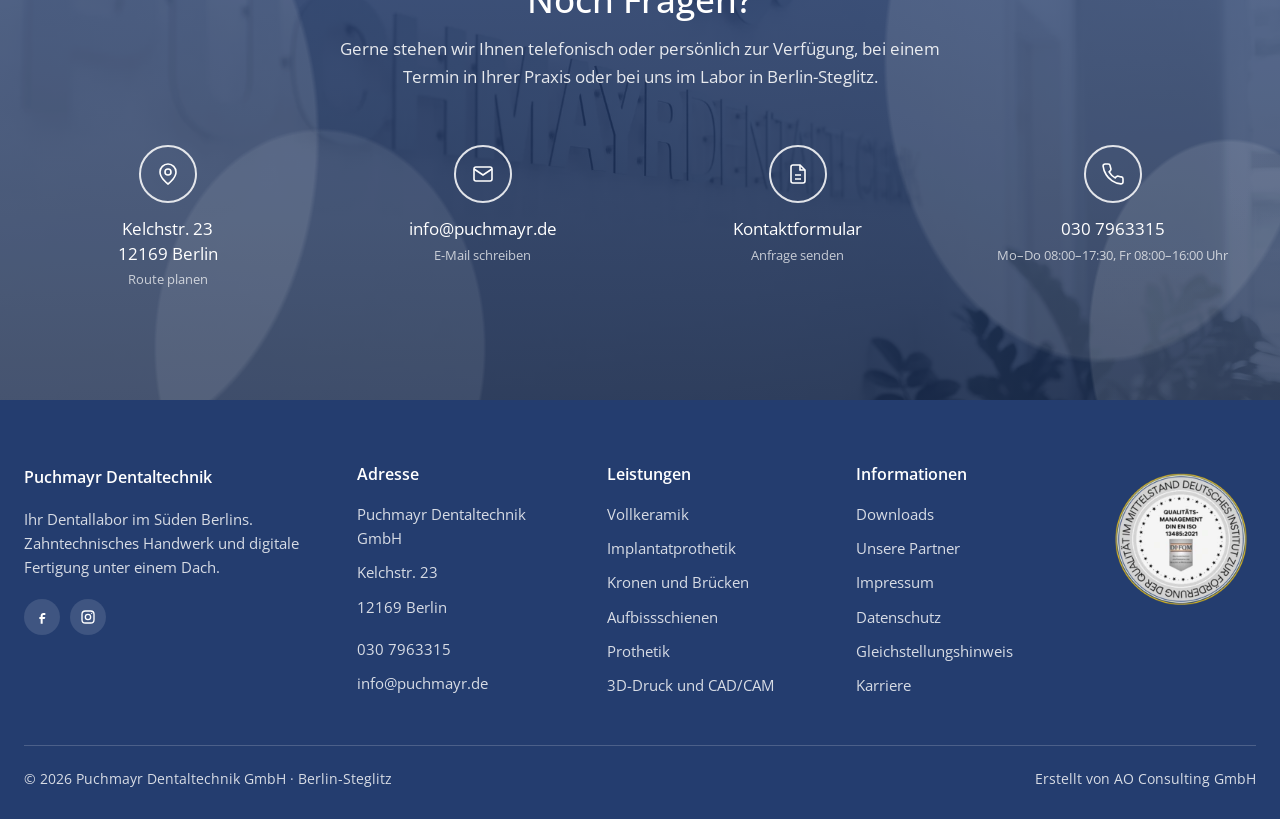
<file: website/partner.html>
<!DOCTYPE html>
<html lang="de">
<head>
<meta charset="utf-8">
<meta name="viewport" content="width=device-width, initial-scale=1">

<title>Unsere Partner | Puchmayr Dentaltechnik, Dentallabor Berlin</title>
<meta name="description" content="Mit diesen Partnern arbeitet Puchmayr Dentaltechnik, Dentallabor in Berlin-Steglitz, seit Jahren zusammen: Oralchirurgie, CAD/CAM, 3D-Druck und Dentalmaterialien.">
<meta name="robots" content="index, follow, max-image-preview:large, max-snippet:-1">
<meta name="author" content="Puchmayr Dentaltechnik GmbH">
<link rel="canonical" href="https://www.puchmayr.de/partner/">

<meta property="og:type" content="website">
<meta property="og:locale" content="de_DE">
<meta property="og:site_name" content="Puchmayr Dentaltechnik GmbH">
<meta property="og:title" content="Unsere Partner | Puchmayr Dentaltechnik, Dentallabor Berlin">
<meta property="og:description" content="Mit diesen Partnern arbeitet Puchmayr Dentaltechnik, Dentallabor in Berlin-Steglitz, seit Jahren zusammen: Oralchirurgie, CAD/CAM, 3D-Druck und Dentalmaterialien.">
<meta property="og:url" content="https://www.puchmayr.de/partner/">
<meta property="og:image" content="https://www.puchmayr.de/img/kennenlerngespraech-zahnarztpraxis-dentallabor-berlin.jpg">
<meta property="og:image:alt" content="Gespräch zwischen Zahnarztpraxis und Dentallabor am Besprechungstisch">
<meta name="twitter:card" content="summary_large_image">
<meta name="twitter:title" content="Unsere Partner | Puchmayr Dentaltechnik, Dentallabor Berlin">
<meta name="twitter:description" content="Mit diesen Partnern arbeitet Puchmayr Dentaltechnik, Dentallabor in Berlin-Steglitz, seit Jahren zusammen: Oralchirurgie, CAD/CAM, 3D-Druck und Dentalmaterialien.">
<meta name="twitter:image" content="https://www.puchmayr.de/img/kennenlerngespraech-zahnarztpraxis-dentallabor-berlin.jpg">

<meta name="theme-color" content="#243D6F">

<link rel="icon" href="img/favicon.svg" type="image/svg+xml">
<link rel="icon" href="img/favicon-32.png" sizes="32x32" type="image/png">
<link rel="apple-touch-icon" href="img/apple-touch-icon.png">
<meta name="geo.region" content="DE-BE">
<meta name="geo.placename" content="Berlin-Steglitz">
<meta name="geo.position" content="52.450844;13.3575369">

<!-- Schriften lokal, keine Verbindung zu Google -->
<link rel="preload" href="fonts/open-sans-latin-400-normal.woff2" as="font" type="font/woff2" crossorigin>
<link rel="preload" href="fonts/open-sans-latin-600-normal.woff2" as="font" type="font/woff2" crossorigin>
<link rel="stylesheet" href="assets/schrift.css">
<link rel="stylesheet" href="assets/stil.css">
<link rel="stylesheet" href="assets/barrierefreiheit.css">
<link rel="stylesheet" href="assets/einwilligung.css">

<!-- Strukturierte Daten: Service, WebPage, BreadcrumbList, FAQPage.
     Die Organisation selbst ist auf der Startseite definiert und wird
     hier nur per @id referenziert. -->
<script type="application/ld+json">
{
  "@context": "https://schema.org",
  "@type": "BreadcrumbList",
  "itemListElement": [
    {"@type": "ListItem", "position": 1, "name": "Startseite", "item": "https://www.puchmayr.de/"},
    {"@type": "ListItem", "position": 2, "name": "Unsere Partner", "item": "https://www.puchmayr.de/partner/"}
  ]
}
</script>
</head>
<body>

<!-- Sprunglinks für Tastatur und Screenreader -->
<a class="sprunglink" href="#inhalt">Zum Inhalt springen</a>
<a class="sprunglink" href="index.html#kontakt" style="left:210px">Zum Kontakt springen</a>

<header id="hdr">
  <div class="wrap nav">
    <a href="index.html" class="nav__logo" aria-label="Zur Startseite">
      <picture><source srcset="img/logo-puchmayr.webp" type="image/webp"><img src="img/logo-puchmayr.png" alt="Puchmayr Dentaltechnik GmbH" width="526" height="209" class="nav__logo--inv" data-logo></picture>
      <span class="wordmark" hidden><b>PUCHMAYR</b>DENTALTECHNIK</span>
    </a>
    <ul class="nav__links">
      <li><a href="index.html#ueber">Über uns</a></li>
      <li><a href="index.html#leistungen">Leistungen</a></li>
      <li><a href="index.html#fertigung">Digitale Fertigung</a></li>
      <li><a href="index.html#ablauf">Ablauf</a></li>
      <li><a href="index.html#service">Service</a></li>
      <li><a href="downloads.html">Downloads</a></li>
      <li><a href="index.html#faq">FAQ</a></li>
      <li><a href="https://puchmayr-karriere.de/" target="_blank" rel="noopener">Karriere</a></li>
      <li><a href="index.html#kontakt">Kontakt</a></li>
    </ul>
    <a href="index.html#kontakt" class="btn btn--primary nav__cta">Kennenlernen anfragen</a>
    <button class="nav__burger" aria-label="Menü" aria-expanded="false"><span></span><span></span><span></span></button>
  </div>
</header>

<main id="inhalt">

<!-- ============ HERO ============ -->
<section class="subhero" aria-labelledby="t-hero">
  <div class="subhero__bg">
    <picture><source srcset="img/kennenlerngespraech-zahnarztpraxis-dentallabor-berlin.webp" type="image/webp"><img src="img/kennenlerngespraech-zahnarztpraxis-dentallabor-berlin.jpg" alt="Gespräch zwischen Zahnarztpraxis und Dentallabor am Besprechungstisch" width="1800" height="1200" fetchpriority="high" decoding="async"></picture>
  </div>
  <div class="wrap">
    <nav class="crumbs" aria-label="Brotkrumennavigation">
      <ol>
        <li><a href="index.html">Startseite</a></li>
        <li><span aria-current="page">Unsere Partner</span></li>
      </ol>
    </nav>
    <h1 id="t-hero">Unsere Partner</h1>
    <p class="sublead">Puchmayr Dentaltechnik arbeitet mit Oralchirurgen, Herstellern und Beratern zusammen, die das Labor fachlich und technisch voranbringen.</p>
  </div>
</section>

<!-- ============ PARTNER (Texte von der bisherigen Seite) ============ -->
<section class="sec" aria-labelledby="t-partner">
  <div class="wrap">
    <div class="sec-head">
      <h2 id="t-partner">Zusammenarbeit für beste Ergebnisse</h2>
      <p class="lead">Auf dem Weg zu den besten Lösungen, Materialien und Erkenntnissen für Sie und Ihre Patienten ist Puchmayr Dentaltechnik eine stabile und vertrauensvolle Zusammenarbeit sehr wichtig. Mit diesen Partnern arbeitet das Labor seit Jahren zusammen.</p>
    </div>
    <ul class="partnerliste">
      <li class="partner">
        <span class="matcard__tag">Oralchirurgie</span>
        <h3>Dr. Michael Petschler</h3>
        <p>Für Dr. Petschler fertigt Puchmayr Dentaltechnik seit Jahren Bohrschablonen. So ist das Labor von Anfang an in die Planung von Implantaten eingebunden.</p>
        <a class="partner__link" href="https://www.oralchirurgen.berlin/" target="_blank" rel="noopener">oralchirurgen.berlin <svg viewBox="0 0 24 24" fill="none" stroke="currentColor" stroke-width="2" aria-hidden="true"><path d="M14 4h6v6M20 4l-9 9M18 14v5a1 1 0 0 1-1 1H5a1 1 0 0 1-1-1V7a1 1 0 0 1 1-1h5"/></svg><span class="sr-only"> (öffnet in einem neuen Fenster)</span></a>
      </li>
      <li class="partner">
        <span class="matcard__tag">CAD/CAM-Frässystem</span>
        <h3>Zirkonzahn</h3>
        <p>Das 5-Achs-CAD/CAM-Frässystem bringt moderne Fertigungstechnik und neue Materialien ins Labor. Neue Anwendungen in der Prothetik stehen damit auch Ihnen als Behandler zur Verfügung, und wir beraten Sie gern beim Einsatz.</p>
        <a class="partner__link" href="https://www.zirkonzahn.de/" target="_blank" rel="noopener">zirkonzahn.de <svg viewBox="0 0 24 24" fill="none" stroke="currentColor" stroke-width="2" aria-hidden="true"><path d="M14 4h6v6M20 4l-9 9M18 14v5a1 1 0 0 1-1 1H5a1 1 0 0 1-1-1V7a1 1 0 0 1 1-1h5"/></svg><span class="sr-only"> (öffnet in einem neuen Fenster)</span></a>
      </li>
      <li class="partner">
        <span class="matcard__tag">Management und Datenschutz</span>
        <h3>Proxi</h3>
        <p>Partner für zertifizierte Managementsysteme, Organisations- und Prozessberatung, Innovationsberatung 4.0 und Datenschutz.</p>
        <a class="partner__link" href="https://www.proxi.de/" target="_blank" rel="noopener">proxi.de <svg viewBox="0 0 24 24" fill="none" stroke="currentColor" stroke-width="2" aria-hidden="true"><path d="M14 4h6v6M20 4l-9 9M18 14v5a1 1 0 0 1-1 1H5a1 1 0 0 1-1-1V7a1 1 0 0 1 1-1h5"/></svg><span class="sr-only"> (öffnet in einem neuen Fenster)</span></a>
      </li>
      <li class="partner">
        <span class="matcard__tag">Dentalmaterialien</span>
        <h3>GC Europe</h3>
        <p>Puchmayr Dentaltechnik verwendet Produkte der Firma GC Europe.</p>
        <a class="partner__link" href="https://www.gc.dental/" target="_blank" rel="noopener">gc.dental <svg viewBox="0 0 24 24" fill="none" stroke="currentColor" stroke-width="2" aria-hidden="true"><path d="M14 4h6v6M20 4l-9 9M18 14v5a1 1 0 0 1-1 1H5a1 1 0 0 1-1-1V7a1 1 0 0 1 1-1h5"/></svg><span class="sr-only"> (öffnet in einem neuen Fenster)</span></a>
      </li>
      <li class="partner">
        <span class="matcard__tag">3D-Druck</span>
        <h3>Shera</h3>
        <p>Partner für den 3D-Druckprozess im Labor.</p>
        <a class="partner__link" href="https://www.shera.de/" target="_blank" rel="noopener">shera.de <svg viewBox="0 0 24 24" fill="none" stroke="currentColor" stroke-width="2" aria-hidden="true"><path d="M14 4h6v6M20 4l-9 9M18 14v5a1 1 0 0 1-1 1H5a1 1 0 0 1-1-1V7a1 1 0 0 1 1-1h5"/></svg><span class="sr-only"> (öffnet in einem neuen Fenster)</span></a>
      </li>
    </ul>
  </div>
</section>

<!-- ============ NOCH FRAGEN? (Element der bisherigen Webseite) ============
     Blau eingefärbtes Foto mit den hellen Ovalen, vier runde Symbole.
     Ersetzt die frühere Google-Maps-Karte: der Routenlink öffnet Google Maps
     erst beim Klick in einem neuen Fenster, vorher geht keine Anfrage an Google. -->
<section class="fragen" aria-labelledby="t-fragen">
  <div class="fragen__bg" aria-hidden="true">
    <picture><source srcset="img/puchmayr-dentaltechnik-empfang-berlin-steglitz.webp" type="image/webp"><img src="img/puchmayr-dentaltechnik-empfang-berlin-steglitz.jpg" alt="" width="1800" height="1200" loading="lazy" decoding="async"></picture>
  </div>
  <div class="wrap">
    <h2 id="t-fragen">Noch Fragen?</h2>
    <p class="fragen__lead">Gerne stehen wir Ihnen telefonisch oder persönlich zur Verfügung, bei einem Termin in Ihrer Praxis oder bei uns im Labor in Berlin-Steglitz.</p>
    <ul class="fragen__liste">
      <li><a href="https://www.google.com/maps/dir/?api=1&amp;destination=Kelchstr.+23%2C+12169+Berlin" target="_blank" rel="noopener" aria-label="Route zur Kelchstr. 23, 12169 Berlin planen (öffnet Google Maps in einem neuen Fenster)">
        <span class="fragen__ico"><svg viewBox="0 0 24 24" fill="none" stroke="currentColor" stroke-width="1.6" aria-hidden="true"><path d="M20 10c0 6-8 12-8 12s-8-6-8-12a8 8 0 0 1 16 0Z"/><circle cx="12" cy="10" r="3"/></svg></span>
        <span>Kelchstr. 23<br>12169 Berlin<small>Route planen</small></span></a></li>
      <li><a href="mailto:info@puchmayr.de">
        <span class="fragen__ico"><svg viewBox="0 0 24 24" fill="none" stroke="currentColor" stroke-width="1.6" aria-hidden="true"><rect x="3" y="5" width="18" height="14" rx="2"/><path d="m3 7 9 6 9-6"/></svg></span>
        <span>info@puchmayr.de<small>E-Mail schreiben</small></span></a></li>
      <li><a href="index.html#kontakt">
        <span class="fragen__ico"><svg viewBox="0 0 24 24" fill="none" stroke="currentColor" stroke-width="1.6" aria-hidden="true"><path d="M14 3H7a2 2 0 0 0-2 2v14a2 2 0 0 0 2 2h10a2 2 0 0 0 2-2V8Z"/><path d="M14 3v5h5M9 13h6M9 17h6"/></svg></span>
        <span>Kontaktformular<small>Anfrage senden</small></span></a></li>
      <li><a href="tel:+49307963315">
        <span class="fragen__ico"><svg viewBox="0 0 24 24" fill="none" stroke="currentColor" stroke-width="1.6" aria-hidden="true"><path d="M22 16.9v3a2 2 0 0 1-2.2 2 19.8 19.8 0 0 1-8.6-3.1 19.5 19.5 0 0 1-6-6A19.8 19.8 0 0 1 2.1 4.2 2 2 0 0 1 4.1 2h3a2 2 0 0 1 2 1.7c.1 1 .4 1.9.7 2.8a2 2 0 0 1-.5 2.1L8.1 9.9a16 16 0 0 0 6 6l1.3-1.2a2 2 0 0 1 2.1-.5c.9.3 1.8.6 2.8.7a2 2 0 0 1 1.7 2Z"/></svg></span>
        <span>030 7963315<small>Mo–Do 08:00–17:30, Fr 08:00–16:00 Uhr</small></span></a></li>
    </ul>
  </div>
</section>

</main>

<footer>
  <div class="wrap">
    <div class="foot">
      <div>
        <div class="foot__name">Puchmayr Dentaltechnik</div>
        <p style="max-width:34ch">Ihr Dentallabor im Süden Berlins. Zahntechnisches Handwerk und digitale Fertigung unter einem Dach.</p>
        <div class="foot__soc">
          <a href="https://www.facebook.com/puchmayr1" aria-label="Facebook" target="_blank" rel="noopener"><svg viewBox="0 0 24 24" fill="currentColor" aria-hidden="true"><path d="M14 9h3V6h-3c-2.2 0-4 1.8-4 4v2H8v3h2v7h3v-7h3l1-3h-4v-2c0-.6.4-1 1-1Z"/></svg></a>
          <a href="https://www.instagram.com/dentaltechnik_puchmayr/" aria-label="Instagram" target="_blank" rel="noopener"><svg viewBox="0 0 24 24" fill="none" stroke="currentColor" stroke-width="2" aria-hidden="true"><rect x="3" y="3" width="18" height="18" rx="5"/><circle cx="12" cy="12" r="4"/><circle cx="17.5" cy="6.5" r="1" fill="currentColor" stroke="none"/></svg></a>
        </div>
      </div>
      <div>
        <h3>Adresse</h3>
        <ul>
          <li>Puchmayr Dentaltechnik GmbH</li>
          <li>Kelchstr. 23</li>
          <li>12169 Berlin</li>
          <li style="margin-top:8px"><a href="tel:+49307963315">030 7963315</a></li>
          <li><a href="mailto:info@puchmayr.de">info@puchmayr.de</a></li>
        </ul>
      </div>
      <div>
        <h3>Leistungen</h3>
        <ul>
          <li><a href="vollkeramik.html">Vollkeramik</a></li>
          <li><a href="implantatprothetik.html">Implantatprothetik</a></li>
          <li><a href="kronen-und-bruecken.html">Kronen und Brücken</a></li>
          <li><a href="aufbissschienen.html">Aufbissschienen</a></li>
          <li><a href="prothetik.html">Prothetik</a></li>
          <li><a href="digitale-fertigung.html">3D-Druck und CAD/CAM</a></li>
        </ul>
      </div>
      <div>
        <h3>Informationen</h3>
        <ul>
          <li><a href="downloads.html">Downloads</a></li>
          <li><a href="partner.html">Unsere Partner</a></li>
          <li><a href="impressum.html">Impressum</a></li>
          <li><a href="datenschutz.html">Datenschutz</a></li>
          <li><a href="gleichstellung.html">Gleichstellungshinweis</a></li>
          <li><button type="button" class="ein-ausloeser" data-einwilligung-oeffnen>Cookie-Einstellungen</button></li>
          <li><a href="https://puchmayr-karriere.de/" target="_blank" rel="noopener">Karriere</a></li>
        </ul>
      </div>
      <div class="foot__siegel">
        <picture><source srcset="img/qm-siegel-din-en-iso-13485-dentallabor-berlin.webp" type="image/webp"><img src="img/qm-siegel-din-en-iso-13485-dentallabor-berlin.png" alt="Siegel: Qualitätsmanagement nach DIN EN ISO 13485:2021, Deutsches Institut zur Förderung der Qualität im Mittelstand" width="200" height="200" loading="lazy" decoding="async"></picture>
      </div>
    </div>
    <div class="foot__bar">
      <span>© 2026 Puchmayr Dentaltechnik GmbH · Berlin-Steglitz</span>
      <span>Erstellt von AO Consulting GmbH</span>
    </div>
  </div>
</footer>

<script src="assets/ao-konfiguration.js"></script>
<script src="assets/einwilligung.js" defer></script>
<script src="assets/messung.js" defer></script>
<script src="assets/skript.js" defer></script>
<script src="assets/barrierefreiheit.js" defer></script>
<script src="assets/statistik.js" defer></script>
</body>
</html>
</file>
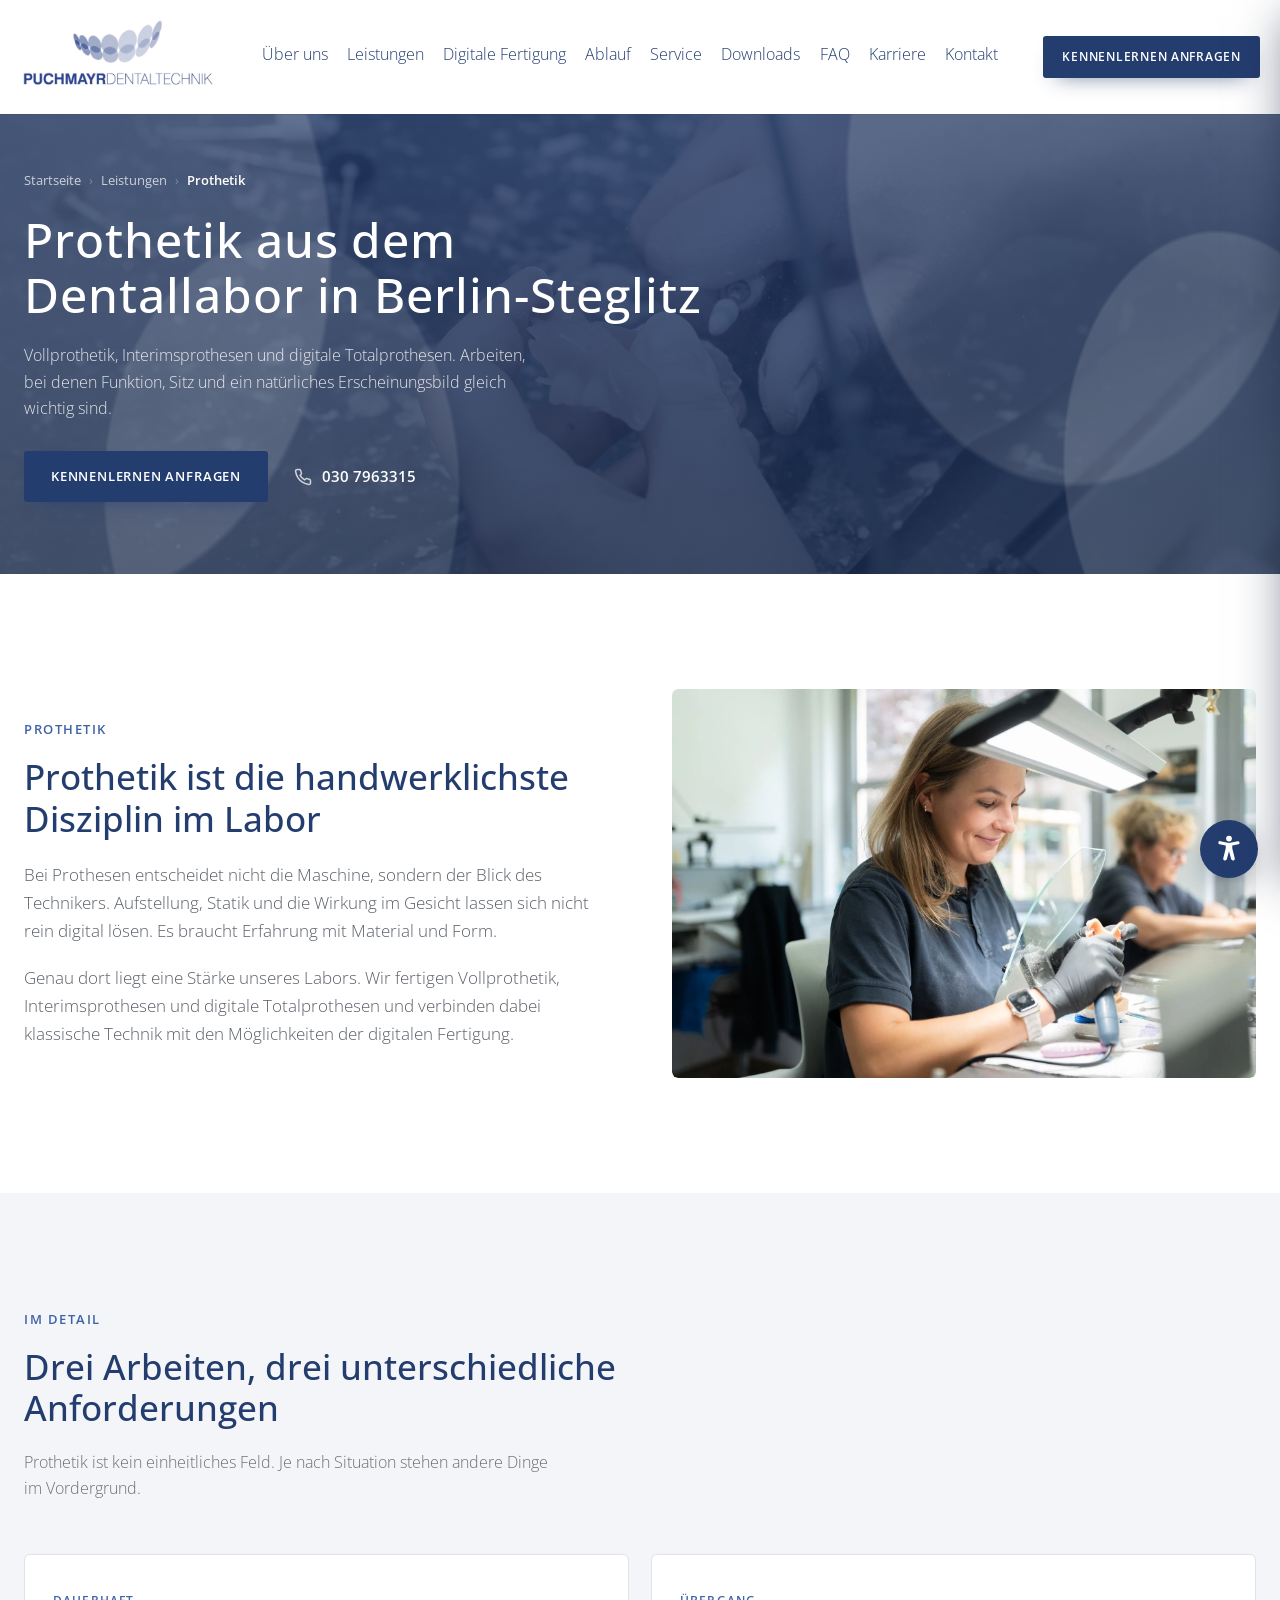
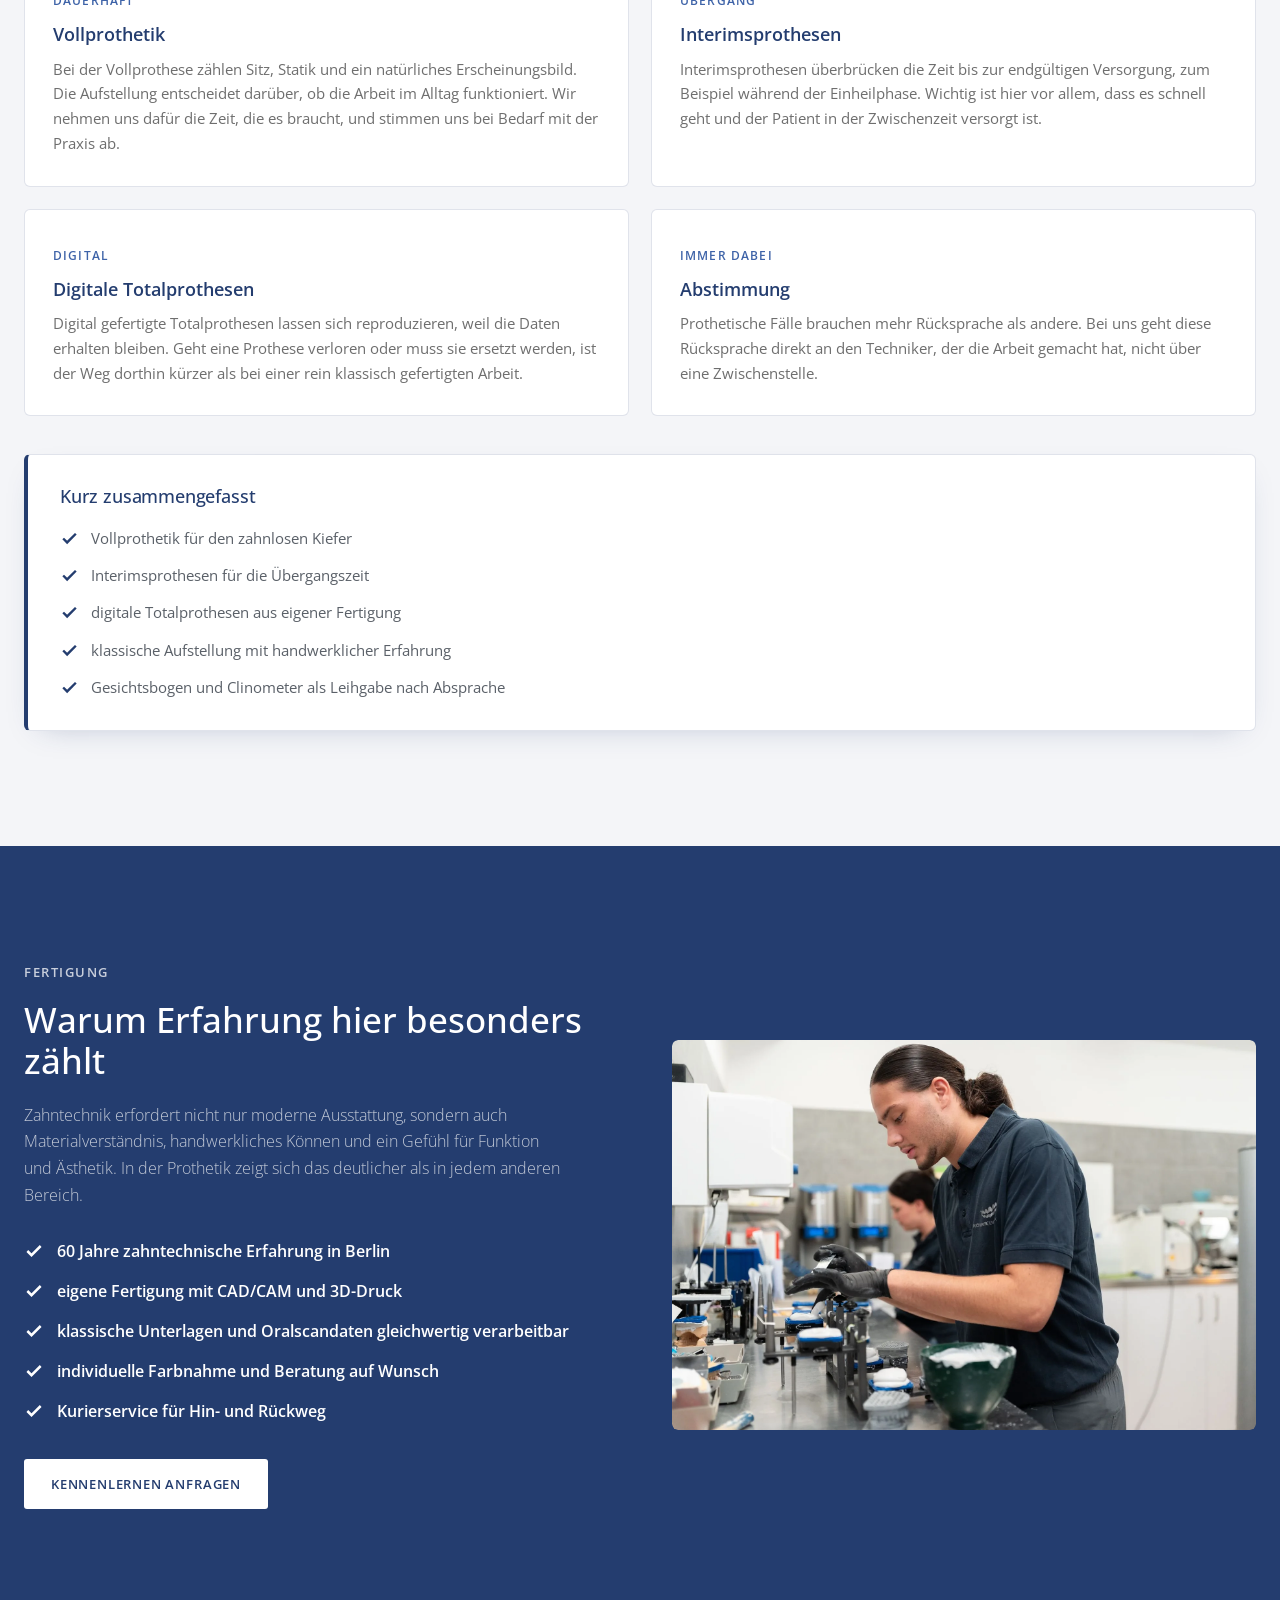
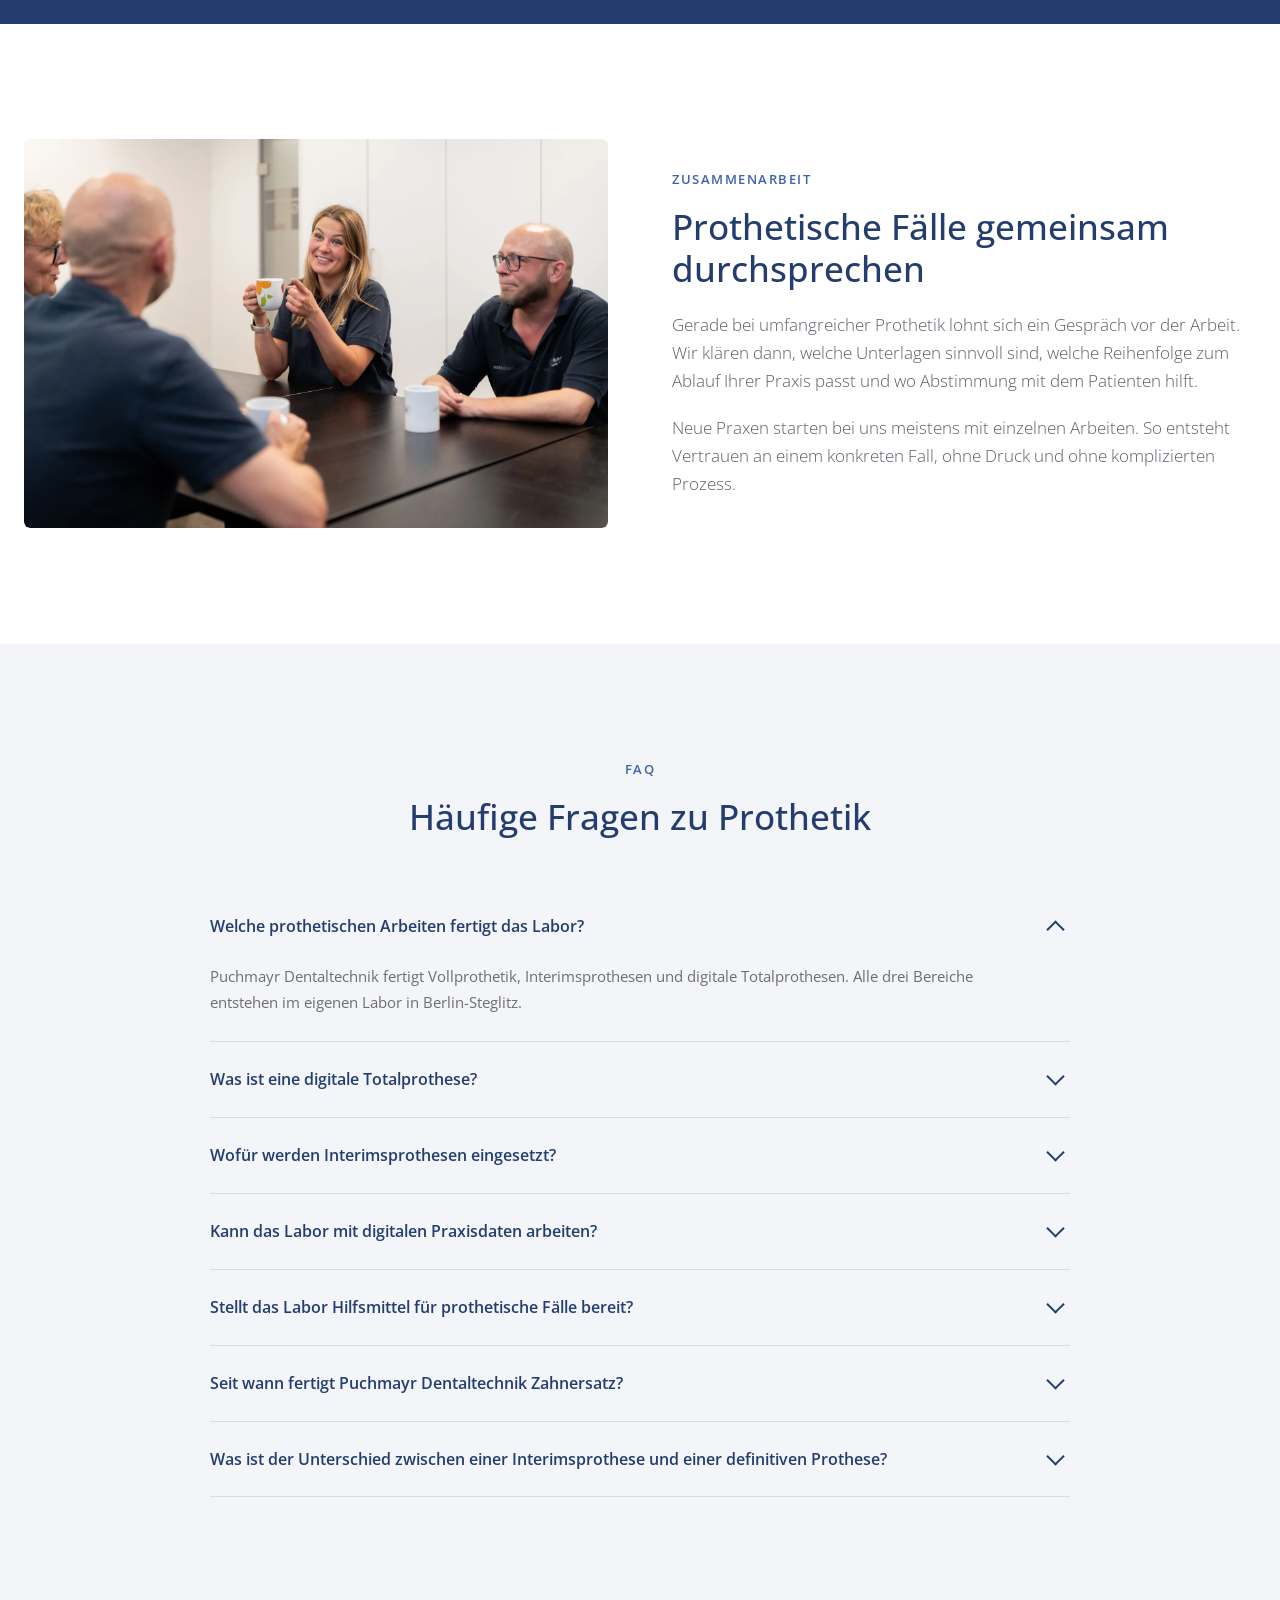
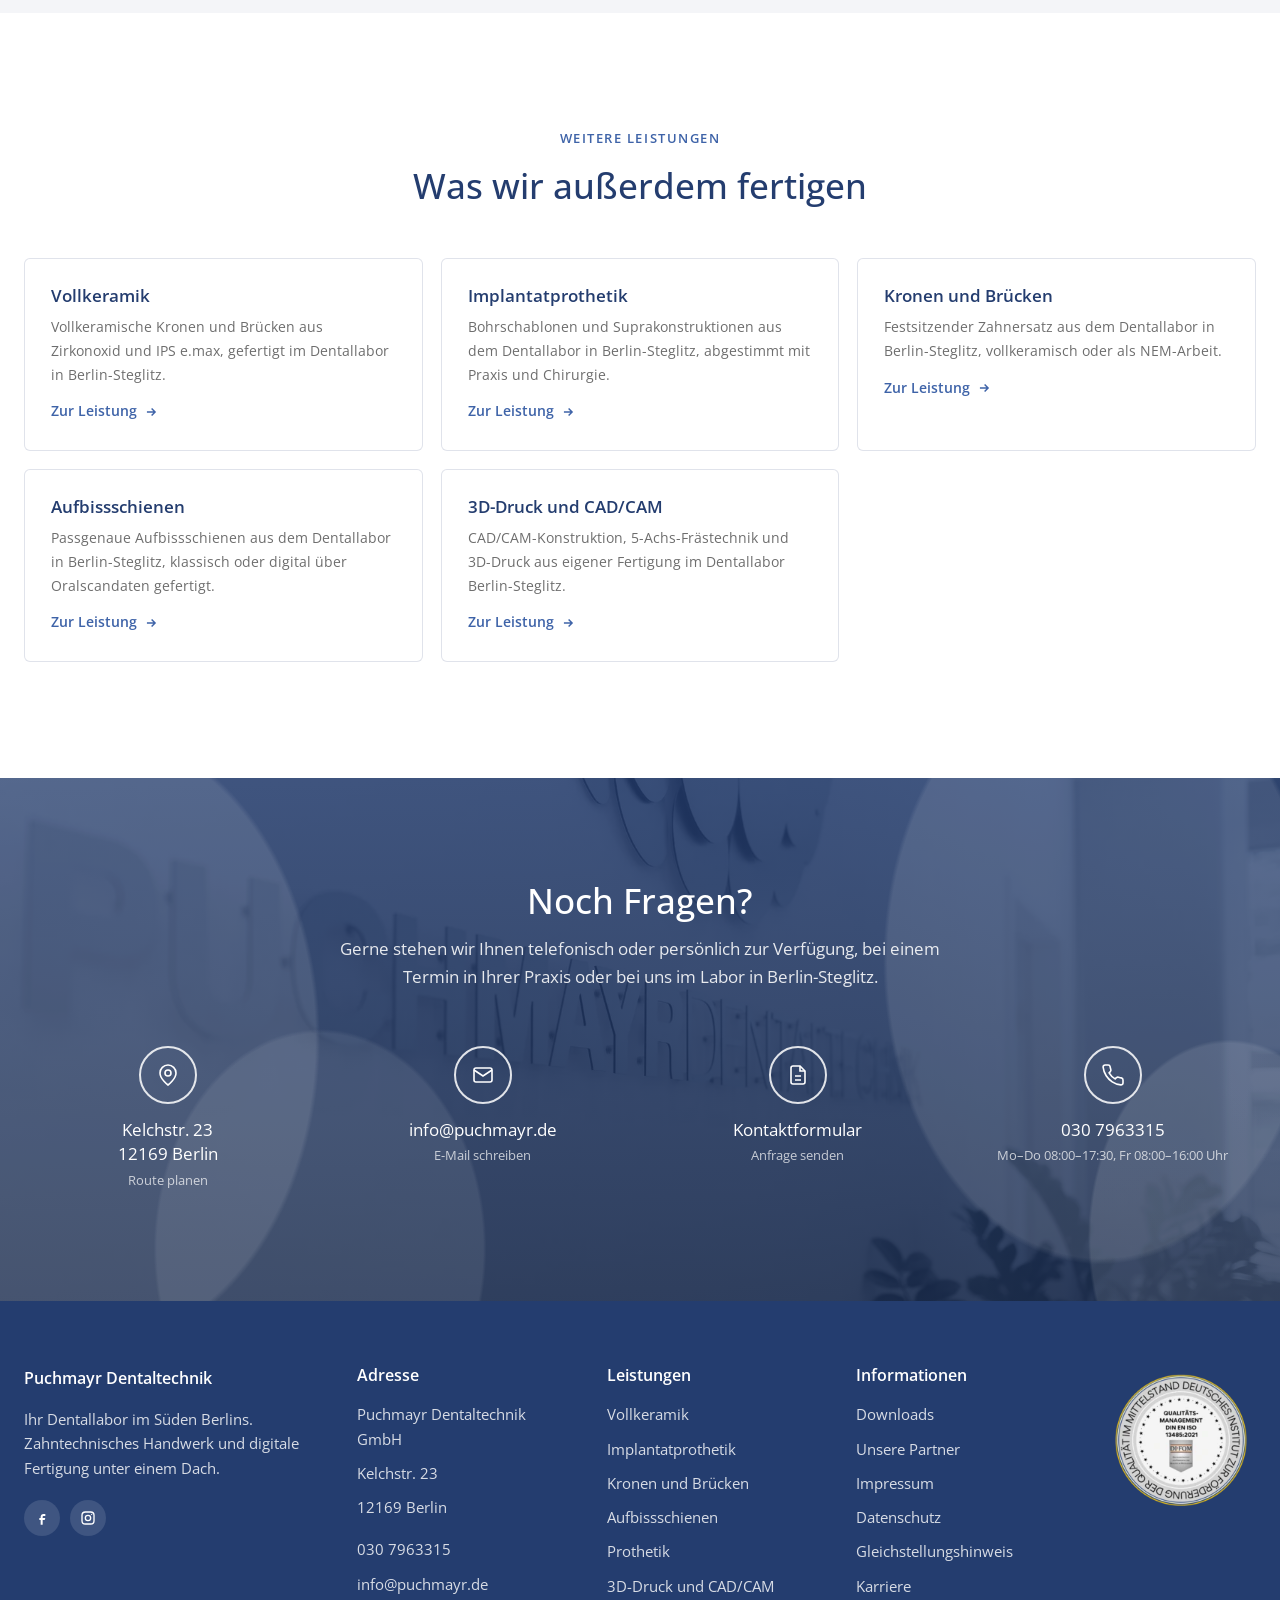
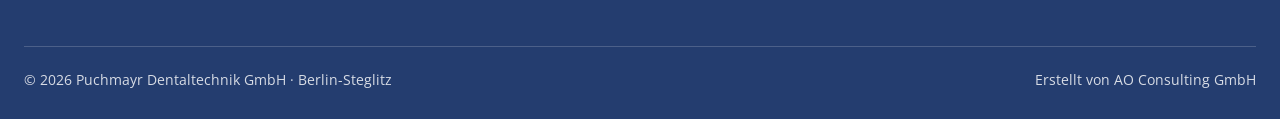
<file: website/prothetik.html>
<!DOCTYPE html>
<html lang="de">
<head>
<meta charset="utf-8">
<meta name="viewport" content="width=device-width, initial-scale=1">

<title>Prothetik Berlin: Vollprothesen und digitale Totalprothetik</title>
<meta name="description" content="Prothetik aus dem Dentallabor in Berlin-Steglitz: Vollprothetik, Interimsprothesen und digitale Totalprothesen für Zahnarztpraxen in Berlin und Umgebung.">
<meta name="robots" content="index, follow, max-image-preview:large, max-snippet:-1">
<meta name="author" content="Puchmayr Dentaltechnik GmbH">
<link rel="canonical" href="https://www.puchmayr.de/prothetik/">

<meta property="og:type" content="website">
<meta property="og:locale" content="de_DE">
<meta property="og:site_name" content="Puchmayr Dentaltechnik GmbH">
<meta property="og:title" content="Prothetik Berlin: Vollprothesen und digitale Totalprothetik">
<meta property="og:description" content="Prothetik aus dem Dentallabor in Berlin-Steglitz: Vollprothetik, Interimsprothesen und digitale Totalprothesen für Zahnarztpraxen in Berlin und Umgebung.">
<meta property="og:url" content="https://www.puchmayr.de/prothetik/">
<meta property="og:image" content="https://www.puchmayr.de/img/zahntechnikerin-detailarbeit-prothese.jpg">
<meta property="og:image:alt" content="Zahntechnikerin bei der Ausarbeitung einer Prothese">
<meta name="twitter:card" content="summary_large_image">
<meta name="twitter:title" content="Prothetik Berlin: Vollprothesen und digitale Totalprothetik">
<meta name="twitter:description" content="Prothetik aus dem Dentallabor in Berlin-Steglitz: Vollprothetik, Interimsprothesen und digitale Totalprothesen für Zahnarztpraxen in Berlin und Umgebung.">
<meta name="twitter:image" content="https://www.puchmayr.de/img/zahntechnikerin-detailarbeit-prothese.jpg">

<meta name="theme-color" content="#243D6F">

<link rel="icon" href="img/favicon.svg" type="image/svg+xml">
<link rel="icon" href="img/favicon-32.png" sizes="32x32" type="image/png">
<link rel="apple-touch-icon" href="img/apple-touch-icon.png">
<meta name="geo.region" content="DE-BE">
<meta name="geo.placename" content="Berlin-Steglitz">
<meta name="geo.position" content="52.450844;13.3575369">

<!-- Schriften lokal, keine Verbindung zu Google -->
<link rel="preload" href="fonts/open-sans-latin-400-normal.woff2" as="font" type="font/woff2" crossorigin>
<link rel="preload" href="fonts/open-sans-latin-600-normal.woff2" as="font" type="font/woff2" crossorigin>
<link rel="stylesheet" href="assets/schrift.css">
<link rel="stylesheet" href="assets/stil.css">
<link rel="stylesheet" href="assets/barrierefreiheit.css">
<link rel="stylesheet" href="assets/einwilligung.css">

<!-- Strukturierte Daten: Service, WebPage, BreadcrumbList, FAQPage.
     Die Organisation selbst ist auf der Startseite definiert und wird
     hier nur per @id referenziert. -->
<script type="application/ld+json">
{
  "@context": "https://schema.org",
  "@graph": [
    {
      "@type": "Service",
      "@id": "https://www.puchmayr.de/prothetik/#leistung",
      "name": "Prothetik",
      "serviceType": "Zahnprothetik",
      "description": "Vollprothetik, Interimsprothesen und digitale Totalprothesen aus dem Dentallabor in Berlin-Steglitz.",
      "provider": {
        "@id": "https://www.puchmayr.de/#organisation"
      },
      "areaServed": [
        {
          "@type": "City",
          "name": "Berlin"
        },
        {
          "@type": "AdministrativeArea",
          "name": "Brandenburg"
        }
      ],
      "audience": {
        "@type": "Audience",
        "audienceType": "Zahnarztpraxen"
      },
      "url": "https://www.puchmayr.de/prothetik/"
    },
    {
      "@type": "WebPage",
      "@id": "https://www.puchmayr.de/prothetik/#seite",
      "url": "https://www.puchmayr.de/prothetik/",
      "name": "Prothetik Berlin: Vollprothesen und digitale Totalprothetik",
      "description": "Prothetik aus dem Dentallabor in Berlin-Steglitz: Vollprothetik, Interimsprothesen und digitale Totalprothesen für Zahnarztpraxen in Berlin und Umgebung.",
      "inLanguage": "de-DE",
      "isPartOf": {
        "@id": "https://www.puchmayr.de/#website"
      },
      "about": {
        "@id": "https://www.puchmayr.de/prothetik/#leistung"
      },
      "primaryImageOfPage": "https://www.puchmayr.de/img/zahntechnikerin-detailarbeit-prothese.jpg",
      "breadcrumb": {
        "@id": "https://www.puchmayr.de/prothetik/#brotkrumen"
      }
    },
    {
      "@type": "BreadcrumbList",
      "@id": "https://www.puchmayr.de/prothetik/#brotkrumen",
      "itemListElement": [
        {
          "@type": "ListItem",
          "position": 1,
          "name": "Startseite",
          "item": "https://www.puchmayr.de/"
        },
        {
          "@type": "ListItem",
          "position": 2,
          "name": "Leistungen",
          "item": "https://www.puchmayr.de/#leistungen"
        },
        {
          "@type": "ListItem",
          "position": 3,
          "name": "Prothetik"
        }
      ]
    },
    {
      "@type": "FAQPage",
      "@id": "https://www.puchmayr.de/prothetik/#faq",
      "isPartOf": {
        "@id": "https://www.puchmayr.de/prothetik/#seite"
      },
      "mainEntity": [
        {
          "@type": "Question",
          "name": "Welche prothetischen Arbeiten fertigt das Labor?",
          "acceptedAnswer": {
            "@type": "Answer",
            "text": "Puchmayr Dentaltechnik fertigt Vollprothetik, Interimsprothesen und digitale Totalprothesen. Alle drei Bereiche entstehen im eigenen Labor in Berlin-Steglitz."
          }
        },
        {
          "@type": "Question",
          "name": "Was ist eine digitale Totalprothese?",
          "acceptedAnswer": {
            "@type": "Answer",
            "text": "Bei einer digitalen Totalprothese wird die Arbeit im CAD konstruiert und digital gefertigt. Der Vorteil liegt in der Reproduzierbarkeit: die Daten bleiben erhalten, ein Ersatz lässt sich später deutlich schneller herstellen als bei einer rein klassisch gefertigten Prothese."
          }
        },
        {
          "@type": "Question",
          "name": "Wofür werden Interimsprothesen eingesetzt?",
          "acceptedAnswer": {
            "@type": "Answer",
            "text": "Interimsprothesen überbrücken die Zeit bis zur endgültigen Versorgung, zum Beispiel während einer Einheilphase. Sie versorgen den Patienten im Übergang und werden später durch die definitive Arbeit ersetzt."
          }
        },
        {
          "@type": "Question",
          "name": "Kann das Labor mit digitalen Praxisdaten arbeiten?",
          "acceptedAnswer": {
            "@type": "Answer",
            "text": "Ja. Digitale Unterlagen und Oralscandaten werden verarbeitet und in die eigenen CAD/CAM- und 3D-Druckprozesse eingebunden. Klassische Abdrücke und Modelle sind gleichermaßen möglich."
          }
        },
        {
          "@type": "Question",
          "name": "Stellt das Labor Hilfsmittel für prothetische Fälle bereit?",
          "acceptedAnswer": {
            "@type": "Answer",
            "text": "Ja. Gesichtsbogen, Clinometer und weitere Hilfsmittel gibt Puchmayr Dentaltechnik nach Absprache als Leihgabe an Zahnarztpraxen aus."
          }
        },
        {
          "@type": "Question",
          "name": "Seit wann fertigt Puchmayr Dentaltechnik Zahnersatz?",
          "acceptedAnswer": {
            "@type": "Answer",
            "text": "Das Labor wurde 1966 von Harry Puchmayr gegründet und besteht damit seit 60 Jahren. Gefertigt wird in der Kelchstraße 23 in 12169 Berlin-Steglitz."
          }
        },
        {
          "@type": "Question",
          "name": "Was ist der Unterschied zwischen einer Interimsprothese und einer definitiven Prothese?",
          "acceptedAnswer": {
            "@type": "Answer",
            "text": "Eine Interimsprothese versorgt eine Lücke vorübergehend, zum Beispiel während einer Einheilphase. Eine definitive Prothese ist auf dauerhaftes Tragen ausgelegt und wird entsprechend aufwendiger aufgebaut. Puchmayr Dentaltechnik fertigt beide Varianten im eigenen Labor in Berlin-Steglitz."
          }
        }
      ]
    }
  ]
}
</script>
</head>
<body>

<!-- Sprunglinks für Tastatur und Screenreader -->
<a class="sprunglink" href="#inhalt">Zum Inhalt springen</a>
<a class="sprunglink" href="index.html#kontakt" style="left:210px">Zum Kontakt springen</a>

<header id="hdr">
  <div class="wrap nav">
    <a href="index.html" class="nav__logo" aria-label="Zur Startseite">
      <picture><source srcset="img/logo-puchmayr.webp" type="image/webp"><img src="img/logo-puchmayr.png" alt="Puchmayr Dentaltechnik GmbH" width="526" height="209" class="nav__logo--inv" data-logo></picture>
      <span class="wordmark" hidden><b>PUCHMAYR</b>DENTALTECHNIK</span>
    </a>
    <ul class="nav__links">
      <li><a href="index.html#ueber">Über uns</a></li>
      <li><a href="index.html#leistungen">Leistungen</a></li>
      <li><a href="index.html#fertigung">Digitale Fertigung</a></li>
      <li><a href="index.html#ablauf">Ablauf</a></li>
      <li><a href="index.html#service">Service</a></li>
      <li><a href="downloads.html">Downloads</a></li>
      <li><a href="#faq">FAQ</a></li>
      <li><a href="https://puchmayr-karriere.de/" target="_blank" rel="noopener">Karriere</a></li>
      <li><a href="index.html#kontakt">Kontakt</a></li>
    </ul>
    <a href="index.html#kontakt" class="btn btn--primary nav__cta">Kennenlernen anfragen</a>
    <button class="nav__burger" aria-label="Menü" aria-expanded="false"><span></span><span></span><span></span></button>
  </div>
</header>

<main id="inhalt">

<!-- ============ HERO ============ -->
<section class="subhero" aria-labelledby="t-hero">
  <div class="subhero__bg">
    <picture><source srcset="img/zahntechnikerin-detailarbeit-prothese.webp" type="image/webp"><img src="img/zahntechnikerin-detailarbeit-prothese.jpg" alt="Zahntechnikerin bei der Ausarbeitung einer Prothese" width="1800" height="1200" fetchpriority="high" decoding="async"></picture>
  </div>
  <div class="wrap">
    <nav class="crumbs" aria-label="Brotkrumennavigation">
      <ol>
        <li><a href="index.html">Startseite</a></li>
        <li><a href="index.html#leistungen">Leistungen</a></li>
        <li><span aria-current="page">Prothetik</span></li>
      </ol>
    </nav>
    <h1 id="t-hero">Prothetik aus dem Dentallabor in Berlin-Steglitz</h1>
    <p class="sublead">Vollprothetik, Interimsprothesen und digitale Totalprothesen. Arbeiten, bei denen Funktion, Sitz und ein natürliches Erscheinungsbild gleich wichtig sind.</p>
    <div class="subhero__actions">
      <a href="index.html#kontakt" class="btn btn--primary">Kennenlernen anfragen</a>
      <a href="tel:+49307963315" class="phone-link"><svg viewBox="0 0 24 24" fill="none" stroke="currentColor" stroke-width="2" aria-hidden="true"><path d="M22 16.9v3a2 2 0 0 1-2.2 2 19.8 19.8 0 0 1-8.6-3.1 19.5 19.5 0 0 1-6-6A19.8 19.8 0 0 1 2.1 4.2 2 2 0 0 1 4.1 2h3a2 2 0 0 1 2 1.7c.1 1 .4 1.9.7 2.8a2 2 0 0 1-.5 2.1L8.1 9.9a16 16 0 0 0 6 6l1.3-1.2a2 2 0 0 1 2.1-.5c.9.3 1.8.6 2.8.7a2 2 0 0 1 1.7 2Z"/></svg> 030 7963315</a>
    </div>
  </div>
</section>

<!-- ============ EINSTIEG ============ -->
<section class="sec" aria-labelledby="t-intro">
  <div class="wrap split">
    <div>
      <span class="kicker">Prothetik</span>
      <h2 id="t-intro">Prothetik ist die <span class="mark">handwerklichste</span> Disziplin im Labor</h2>
      <div style="margin-top:22px">
        <p>Bei Prothesen entscheidet nicht die Maschine, sondern der Blick des Technikers. Aufstellung, Statik und die Wirkung im Gesicht lassen sich nicht rein digital lösen. Es braucht Erfahrung mit Material und Form.</p>
        <p>Genau dort liegt eine Stärke unseres Labors. Wir fertigen Vollprothetik, Interimsprothesen und digitale Totalprothesen und verbinden dabei klassische Technik mit den Möglichkeiten der digitalen Fertigung.</p>
      </div>
    </div>
    <div class="split__media">
      <picture><source srcset="img/zahntechnikerin-ausarbeitung-prothese-arbeitsplatzleuchte.webp" type="image/webp"><img src="img/zahntechnikerin-ausarbeitung-prothese-arbeitsplatzleuchte.jpg" alt="Zahntechnikerin bei der Arbeit an einer Prothese" width="1800" height="1200" loading="lazy" decoding="async"></picture>
    </div>
  </div>
</section>

<!-- ============ MATERIALIEN / VERFAHREN ============ -->
<section class="sec sec--mist" aria-labelledby="t-mats">
  <div class="wrap">
    <div class="sec-head">
      <span class="kicker">Im Detail</span>
      <h2 id="t-mats">Drei <span class="mark">Arbeiten</span>, drei unterschiedliche Anforderungen</h2>
      <p class="lead">Prothetik ist kein einheitliches Feld. Je nach Situation stehen andere Dinge im Vordergrund.</p>
    </div>
    <div class="matgrid">
      <article class="matcard">
        <span class="matcard__tag">Dauerhaft</span>
        <h3>Vollprothetik</h3>
        <p>Bei der Vollprothese zählen Sitz, Statik und ein natürliches Erscheinungsbild. Die Aufstellung entscheidet darüber, ob die Arbeit im Alltag funktioniert. Wir nehmen uns dafür die Zeit, die es braucht, und stimmen uns bei Bedarf mit der Praxis ab.</p>
      </article>
      <article class="matcard">
        <span class="matcard__tag">Übergang</span>
        <h3>Interimsprothesen</h3>
        <p>Interimsprothesen überbrücken die Zeit bis zur endgültigen Versorgung, zum Beispiel während der Einheilphase. Wichtig ist hier vor allem, dass es schnell geht und der Patient in der Zwischenzeit versorgt ist.</p>
      </article>
      <article class="matcard">
        <span class="matcard__tag">Digital</span>
        <h3>Digitale Totalprothesen</h3>
        <p>Digital gefertigte Totalprothesen lassen sich reproduzieren, weil die Daten erhalten bleiben. Geht eine Prothese verloren oder muss sie ersetzt werden, ist der Weg dorthin kürzer als bei einer rein klassisch gefertigten Arbeit.</p>
      </article>
      <article class="matcard">
        <span class="matcard__tag">Immer dabei</span>
        <h3>Abstimmung</h3>
        <p>Prothetische Fälle brauchen mehr Rücksprache als andere. Bei uns geht diese Rücksprache direkt an den Techniker, der die Arbeit gemacht hat, nicht über eine Zwischenstelle.</p>
      </article>
    </div>

    <div class="summary" style="margin-top:38px">
      <h2>Kurz zusammengefasst</h2>
      <ul>
        <li><svg viewBox="0 0 24 24" fill="none" stroke="currentColor" stroke-width="3" aria-hidden="true"><path d="M20 6 9 17l-5-5"/></svg><span>Vollprothetik für den zahnlosen Kiefer</span></li>
        <li><svg viewBox="0 0 24 24" fill="none" stroke="currentColor" stroke-width="3" aria-hidden="true"><path d="M20 6 9 17l-5-5"/></svg><span>Interimsprothesen für die Übergangszeit</span></li>
        <li><svg viewBox="0 0 24 24" fill="none" stroke="currentColor" stroke-width="3" aria-hidden="true"><path d="M20 6 9 17l-5-5"/></svg><span>digitale Totalprothesen aus eigener Fertigung</span></li>
        <li><svg viewBox="0 0 24 24" fill="none" stroke="currentColor" stroke-width="3" aria-hidden="true"><path d="M20 6 9 17l-5-5"/></svg><span>klassische Aufstellung mit handwerklicher Erfahrung</span></li>
        <li><svg viewBox="0 0 24 24" fill="none" stroke="currentColor" stroke-width="3" aria-hidden="true"><path d="M20 6 9 17l-5-5"/></svg><span>Gesichtsbogen und Clinometer als Leihgabe nach Absprache</span></li>
      </ul>
    </div>
  </div>
</section>

<!-- ============ FERTIGUNG (dunkel) ============ -->
<div class="darkwrap">
<section class="dark" aria-labelledby="t-dark">
  <div class="wrap split">
    <div>
      <span class="kicker kicker--light">Fertigung</span>
      <h2 id="t-dark">Warum <span class="mark mark--light">Erfahrung</span> hier besonders zählt</h2>
      <p class="lead" style="margin-top:20px">Zahntechnik erfordert nicht nur moderne Ausstattung, sondern auch Materialverständnis, handwerkliches Können und ein Gefühl für Funktion und Ästhetik. In der Prothetik zeigt sich das deutlicher als in jedem anderen Bereich.</p>
      <ul class="checklist">
        <li><svg viewBox="0 0 24 24" fill="none" stroke="currentColor" stroke-width="3" aria-hidden="true"><path d="M20 6 9 17l-5-5"/></svg>60 Jahre zahntechnische Erfahrung in Berlin</li>
        <li><svg viewBox="0 0 24 24" fill="none" stroke="currentColor" stroke-width="3" aria-hidden="true"><path d="M20 6 9 17l-5-5"/></svg>eigene Fertigung mit CAD/CAM und 3D-Druck</li>
        <li><svg viewBox="0 0 24 24" fill="none" stroke="currentColor" stroke-width="3" aria-hidden="true"><path d="M20 6 9 17l-5-5"/></svg>klassische Unterlagen und Oralscandaten gleichwertig verarbeitbar</li>
        <li><svg viewBox="0 0 24 24" fill="none" stroke="currentColor" stroke-width="3" aria-hidden="true"><path d="M20 6 9 17l-5-5"/></svg>individuelle Farbnahme und Beratung auf Wunsch</li>
        <li><svg viewBox="0 0 24 24" fill="none" stroke="currentColor" stroke-width="3" aria-hidden="true"><path d="M20 6 9 17l-5-5"/></svg>Kurierservice für Hin- und Rückweg</li>
      </ul>
      <a href="index.html#kontakt" class="btn btn--primary">Kennenlernen anfragen</a>
    </div>
    <div class="split__media">
      <picture><source srcset="img/zahntechniker-gips-anmischen-arbeitsplatz.webp" type="image/webp"><img src="img/zahntechniker-gips-anmischen-arbeitsplatz.jpg" alt="Arbeitsplatz im Dentallabor Puchmayr in Berlin-Steglitz" width="1800" height="1209" loading="lazy" decoding="async"></picture>
    </div>
  </div>
</section>
</div>

<!-- ============ FÜR PRAXEN ============ -->
<section class="sec" aria-labelledby="t-praxen">
  <div class="wrap split split--rev">
    <div class="split__media">
      <picture><source srcset="img/kennenlerngespraech-zahnarztpraxis-dentallabor-berlin.webp" type="image/webp"><img src="img/kennenlerngespraech-zahnarztpraxis-dentallabor-berlin.jpg" alt="Persönliches Gespräch im Dentallabor Puchmayr" width="1800" height="1200" loading="lazy" decoding="async"></picture>
    </div>
    <div>
      <span class="kicker">Zusammenarbeit</span>
      <h2 id="t-praxen">Prothetische Fälle gemeinsam <span class="mark">durchsprechen</span></h2>
      <div style="margin-top:22px">
        <p>Gerade bei umfangreicher Prothetik lohnt sich ein Gespräch vor der Arbeit. Wir klären dann, welche Unterlagen sinnvoll sind, welche Reihenfolge zum Ablauf Ihrer Praxis passt und wo Abstimmung mit dem Patienten hilft.</p>
        <p>Neue Praxen starten bei uns meistens mit einzelnen Arbeiten. So entsteht Vertrauen an einem konkreten Fall, ohne Druck und ohne komplizierten Prozess.</p>
      </div>
    </div>
  </div>
</section>

<!-- ============ FAQ ============ -->
<section class="sec sec--mist" id="faq" aria-labelledby="t-faq">
  <div class="wrap">
    <div class="sec-head sec-head--center">
      <span class="kicker">FAQ</span>
      <h2 id="t-faq">Häufige <span class="mark">Fragen</span> zu Prothetik</h2>
    </div>
    <div class="faq">
      <details open>
        <summary><h3 class="faq__q">Welche prothetischen Arbeiten fertigt das Labor?</h3></summary>
        <p>Puchmayr Dentaltechnik fertigt Vollprothetik, Interimsprothesen und digitale Totalprothesen. Alle drei Bereiche entstehen im eigenen Labor in Berlin-Steglitz.</p>
      </details>
      <details>
        <summary><h3 class="faq__q">Was ist eine digitale Totalprothese?</h3></summary>
        <p>Bei einer digitalen Totalprothese wird die Arbeit im CAD konstruiert und digital gefertigt. Der Vorteil liegt in der Reproduzierbarkeit: die Daten bleiben erhalten, ein Ersatz lässt sich später deutlich schneller herstellen als bei einer rein klassisch gefertigten Prothese.</p>
      </details>
      <details>
        <summary><h3 class="faq__q">Wofür werden Interimsprothesen eingesetzt?</h3></summary>
        <p>Interimsprothesen überbrücken die Zeit bis zur endgültigen Versorgung, zum Beispiel während einer Einheilphase. Sie versorgen den Patienten im Übergang und werden später durch die definitive Arbeit ersetzt.</p>
      </details>
      <details>
        <summary><h3 class="faq__q">Kann das Labor mit digitalen Praxisdaten arbeiten?</h3></summary>
        <p>Ja. Digitale Unterlagen und Oralscandaten werden verarbeitet und in die eigenen CAD/CAM- und 3D-Druckprozesse eingebunden. Klassische Abdrücke und Modelle sind gleichermaßen möglich.</p>
      </details>
      <details>
        <summary><h3 class="faq__q">Stellt das Labor Hilfsmittel für prothetische Fälle bereit?</h3></summary>
        <p>Ja. Gesichtsbogen, Clinometer und weitere Hilfsmittel gibt Puchmayr Dentaltechnik nach Absprache als Leihgabe an Zahnarztpraxen aus.</p>
      </details>
      <details>
        <summary><h3 class="faq__q">Seit wann fertigt Puchmayr Dentaltechnik Zahnersatz?</h3></summary>
        <p>Das Labor wurde 1966 von Harry Puchmayr gegründet und besteht damit seit 60 Jahren. Gefertigt wird in der Kelchstraße 23 in 12169 Berlin-Steglitz.</p>
      </details>
      <details>
        <summary><h3 class="faq__q">Was ist der Unterschied zwischen einer Interimsprothese und einer definitiven Prothese?</h3></summary>
        <p>Eine Interimsprothese versorgt eine Lücke vorübergehend, zum Beispiel während einer Einheilphase. Eine definitive Prothese ist auf dauerhaftes Tragen ausgelegt und wird entsprechend aufwendiger aufgebaut. Puchmayr Dentaltechnik fertigt beide Varianten im eigenen Labor in Berlin-Steglitz.</p>
      </details>
    </div>
  </div>
</section>

<!-- ============ WEITERE LEISTUNGEN (interne Verlinkung) ============ -->
<section class="sec" aria-labelledby="t-weitere">
  <div class="wrap">
    <div class="sec-head sec-head--center">
      <span class="kicker">Weitere Leistungen</span>
      <h2 id="t-weitere">Was wir außerdem <span class="mark">fertigen</span></h2>
    </div>
    <div class="crosslinks">
      <a class="crosslink" href="vollkeramik.html">
        <h3>Vollkeramik</h3>
        <p>Vollkeramische Kronen und Brücken aus Zirkonoxid und IPS e.max, gefertigt im Dentallabor in Berlin-Steglitz.</p>
        <span class="crosslink__more">Zur Leistung <svg viewBox="0 0 24 24" fill="none" stroke="currentColor" stroke-width="2.5" aria-hidden="true"><path d="M5 12h14M13 6l6 6-6 6"/></svg></span>
      </a>
      <a class="crosslink" href="implantatprothetik.html">
        <h3>Implantatprothetik</h3>
        <p>Bohrschablonen und Suprakonstruktionen aus dem Dentallabor in Berlin-Steglitz, abgestimmt mit Praxis und Chirurgie.</p>
        <span class="crosslink__more">Zur Leistung <svg viewBox="0 0 24 24" fill="none" stroke="currentColor" stroke-width="2.5" aria-hidden="true"><path d="M5 12h14M13 6l6 6-6 6"/></svg></span>
      </a>
      <a class="crosslink" href="kronen-und-bruecken.html">
        <h3>Kronen und Brücken</h3>
        <p>Festsitzender Zahnersatz aus dem Dentallabor in Berlin-Steglitz, vollkeramisch oder als NEM-Arbeit.</p>
        <span class="crosslink__more">Zur Leistung <svg viewBox="0 0 24 24" fill="none" stroke="currentColor" stroke-width="2.5" aria-hidden="true"><path d="M5 12h14M13 6l6 6-6 6"/></svg></span>
      </a>
      <a class="crosslink" href="aufbissschienen.html">
        <h3>Aufbissschienen</h3>
        <p>Passgenaue Aufbissschienen aus dem Dentallabor in Berlin-Steglitz, klassisch oder digital über Oralscandaten gefertigt.</p>
        <span class="crosslink__more">Zur Leistung <svg viewBox="0 0 24 24" fill="none" stroke="currentColor" stroke-width="2.5" aria-hidden="true"><path d="M5 12h14M13 6l6 6-6 6"/></svg></span>
      </a>
      <a class="crosslink" href="digitale-fertigung.html">
        <h3>3D-Druck und CAD/CAM</h3>
        <p>CAD/CAM-Konstruktion, 5-Achs-Frästechnik und 3D-Druck aus eigener Fertigung im Dentallabor Berlin-Steglitz.</p>
        <span class="crosslink__more">Zur Leistung <svg viewBox="0 0 24 24" fill="none" stroke="currentColor" stroke-width="2.5" aria-hidden="true"><path d="M5 12h14M13 6l6 6-6 6"/></svg></span>
      </a>
    </div>
  </div>
</section>

<!-- ============ CTA ============ -->
<!-- ============ NOCH FRAGEN? (Element der bisherigen Webseite) ============
     Blau eingefärbtes Foto mit den hellen Ovalen, vier runde Symbole.
     Ersetzt die frühere Google-Maps-Karte: der Routenlink öffnet Google Maps
     erst beim Klick in einem neuen Fenster, vorher geht keine Anfrage an Google. -->
<section class="fragen" aria-labelledby="t-fragen">
  <div class="fragen__bg" aria-hidden="true">
    <picture><source srcset="img/puchmayr-dentaltechnik-empfang-berlin-steglitz.webp" type="image/webp"><img src="img/puchmayr-dentaltechnik-empfang-berlin-steglitz.jpg" alt="" width="1800" height="1200" loading="lazy" decoding="async"></picture>
  </div>
  <div class="wrap">
    <h2 id="t-fragen">Noch Fragen?</h2>
    <p class="fragen__lead">Gerne stehen wir Ihnen telefonisch oder persönlich zur Verfügung, bei einem Termin in Ihrer Praxis oder bei uns im Labor in Berlin-Steglitz.</p>
    <ul class="fragen__liste">
      <li><a href="https://www.google.com/maps/dir/?api=1&amp;destination=Kelchstr.+23%2C+12169+Berlin" target="_blank" rel="noopener" aria-label="Route zur Kelchstr. 23, 12169 Berlin planen (öffnet Google Maps in einem neuen Fenster)">
        <span class="fragen__ico"><svg viewBox="0 0 24 24" fill="none" stroke="currentColor" stroke-width="1.6" aria-hidden="true"><path d="M20 10c0 6-8 12-8 12s-8-6-8-12a8 8 0 0 1 16 0Z"/><circle cx="12" cy="10" r="3"/></svg></span>
        <span>Kelchstr. 23<br>12169 Berlin<small>Route planen</small></span></a></li>
      <li><a href="mailto:info@puchmayr.de">
        <span class="fragen__ico"><svg viewBox="0 0 24 24" fill="none" stroke="currentColor" stroke-width="1.6" aria-hidden="true"><rect x="3" y="5" width="18" height="14" rx="2"/><path d="m3 7 9 6 9-6"/></svg></span>
        <span>info@puchmayr.de<small>E-Mail schreiben</small></span></a></li>
      <li><a href="index.html#kontakt">
        <span class="fragen__ico"><svg viewBox="0 0 24 24" fill="none" stroke="currentColor" stroke-width="1.6" aria-hidden="true"><path d="M14 3H7a2 2 0 0 0-2 2v14a2 2 0 0 0 2 2h10a2 2 0 0 0 2-2V8Z"/><path d="M14 3v5h5M9 13h6M9 17h6"/></svg></span>
        <span>Kontaktformular<small>Anfrage senden</small></span></a></li>
      <li><a href="tel:+49307963315">
        <span class="fragen__ico"><svg viewBox="0 0 24 24" fill="none" stroke="currentColor" stroke-width="1.6" aria-hidden="true"><path d="M22 16.9v3a2 2 0 0 1-2.2 2 19.8 19.8 0 0 1-8.6-3.1 19.5 19.5 0 0 1-6-6A19.8 19.8 0 0 1 2.1 4.2 2 2 0 0 1 4.1 2h3a2 2 0 0 1 2 1.7c.1 1 .4 1.9.7 2.8a2 2 0 0 1-.5 2.1L8.1 9.9a16 16 0 0 0 6 6l1.3-1.2a2 2 0 0 1 2.1-.5c.9.3 1.8.6 2.8.7a2 2 0 0 1 1.7 2Z"/></svg></span>
        <span>030 7963315<small>Mo–Do 08:00–17:30, Fr 08:00–16:00 Uhr</small></span></a></li>
    </ul>
  </div>
</section>

</main>

<footer>
  <div class="wrap">
    <div class="foot">
      <div>
        <div class="foot__name">Puchmayr Dentaltechnik</div>
        <p style="max-width:34ch">Ihr Dentallabor im Süden Berlins. Zahntechnisches Handwerk und digitale Fertigung unter einem Dach.</p>
        <div class="foot__soc">
          <a href="https://www.facebook.com/puchmayr1" aria-label="Facebook" target="_blank" rel="noopener"><svg viewBox="0 0 24 24" fill="currentColor" aria-hidden="true"><path d="M14 9h3V6h-3c-2.2 0-4 1.8-4 4v2H8v3h2v7h3v-7h3l1-3h-4v-2c0-.6.4-1 1-1Z"/></svg></a>
          <a href="https://www.instagram.com/dentaltechnik_puchmayr/" aria-label="Instagram" target="_blank" rel="noopener"><svg viewBox="0 0 24 24" fill="none" stroke="currentColor" stroke-width="2" aria-hidden="true"><rect x="3" y="3" width="18" height="18" rx="5"/><circle cx="12" cy="12" r="4"/><circle cx="17.5" cy="6.5" r="1" fill="currentColor" stroke="none"/></svg></a>
        </div>
      </div>
      <div>
        <h3>Adresse</h3>
        <ul>
          <li>Puchmayr Dentaltechnik GmbH</li>
          <li>Kelchstr. 23</li>
          <li>12169 Berlin</li>
          <li style="margin-top:8px"><a href="tel:+49307963315">030 7963315</a></li>
          <li><a href="mailto:info@puchmayr.de">info@puchmayr.de</a></li>
        </ul>
      </div>
      <div>
        <h3>Leistungen</h3>
        <ul>
          <li><a href="vollkeramik.html">Vollkeramik</a></li>
          <li><a href="implantatprothetik.html">Implantatprothetik</a></li>
          <li><a href="kronen-und-bruecken.html">Kronen und Brücken</a></li>
          <li><a href="aufbissschienen.html">Aufbissschienen</a></li>
          <li><a href="prothetik.html">Prothetik</a></li>
          <li><a href="digitale-fertigung.html">3D-Druck und CAD/CAM</a></li>
        </ul>
      </div>
      <div>
        <h3>Informationen</h3>
        <ul>
          <li><a href="downloads.html">Downloads</a></li>
          <li><a href="partner.html">Unsere Partner</a></li>
          <li><a href="impressum.html">Impressum</a></li>
          <li><a href="datenschutz.html">Datenschutz</a></li>
          <li><a href="gleichstellung.html">Gleichstellungshinweis</a></li>
          <li><button type="button" class="ein-ausloeser" data-einwilligung-oeffnen>Cookie-Einstellungen</button></li>
          <li><a href="https://puchmayr-karriere.de/" target="_blank" rel="noopener">Karriere</a></li>
        </ul>
      </div>
      <div class="foot__siegel">
        <picture><source srcset="img/qm-siegel-din-en-iso-13485-dentallabor-berlin.webp" type="image/webp"><img src="img/qm-siegel-din-en-iso-13485-dentallabor-berlin.png" alt="Siegel: Qualitätsmanagement nach DIN EN ISO 13485:2021, Deutsches Institut zur Förderung der Qualität im Mittelstand" width="200" height="200" loading="lazy" decoding="async"></picture>
      </div>
    </div>
    <div class="foot__bar">
      <span>© 2026 Puchmayr Dentaltechnik GmbH · Berlin-Steglitz</span>
      <span>Erstellt von AO Consulting GmbH</span>
    </div>
  </div>
</footer>

<script src="assets/ao-konfiguration.js"></script>
<script src="assets/einwilligung.js" defer></script>
<script src="assets/messung.js" defer></script>
<script src="assets/skript.js" defer></script>
<script src="assets/barrierefreiheit.js" defer></script>
<script src="assets/statistik.js" defer></script>
</body>
</html>
</file>
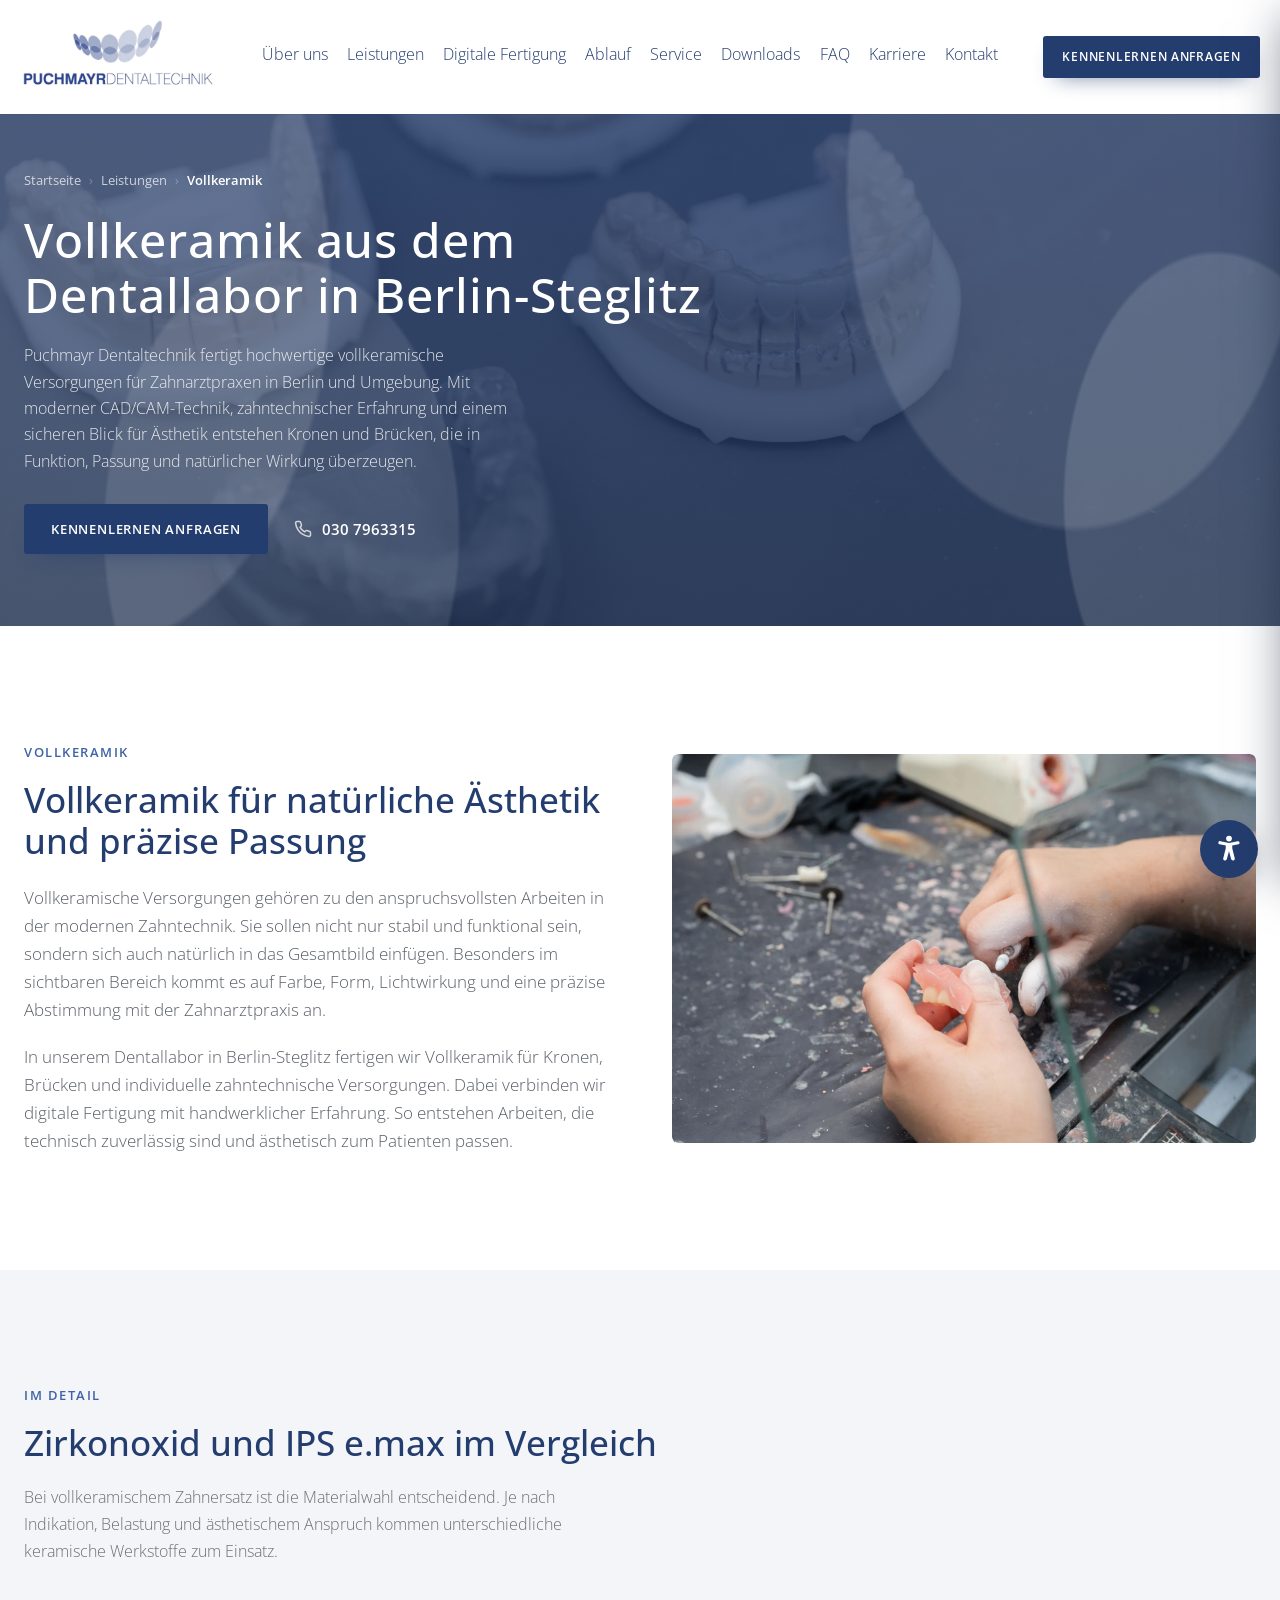
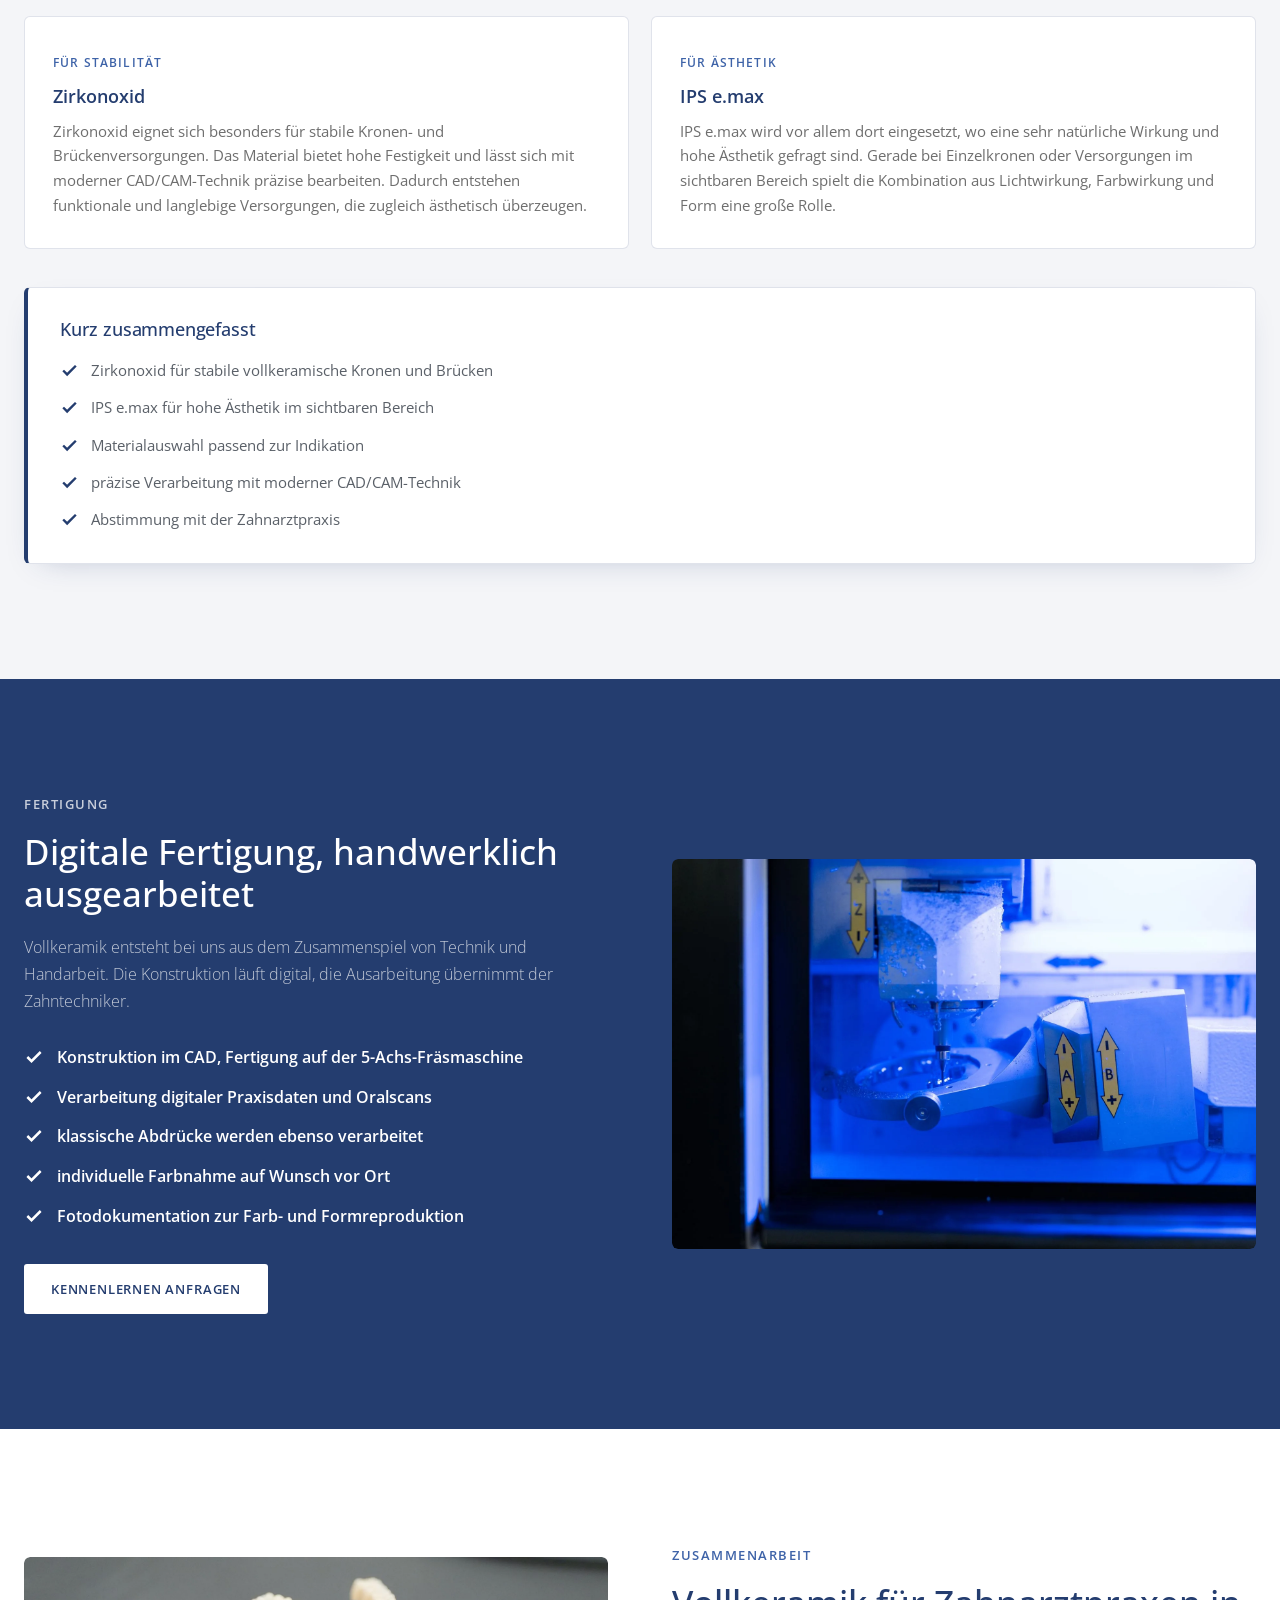
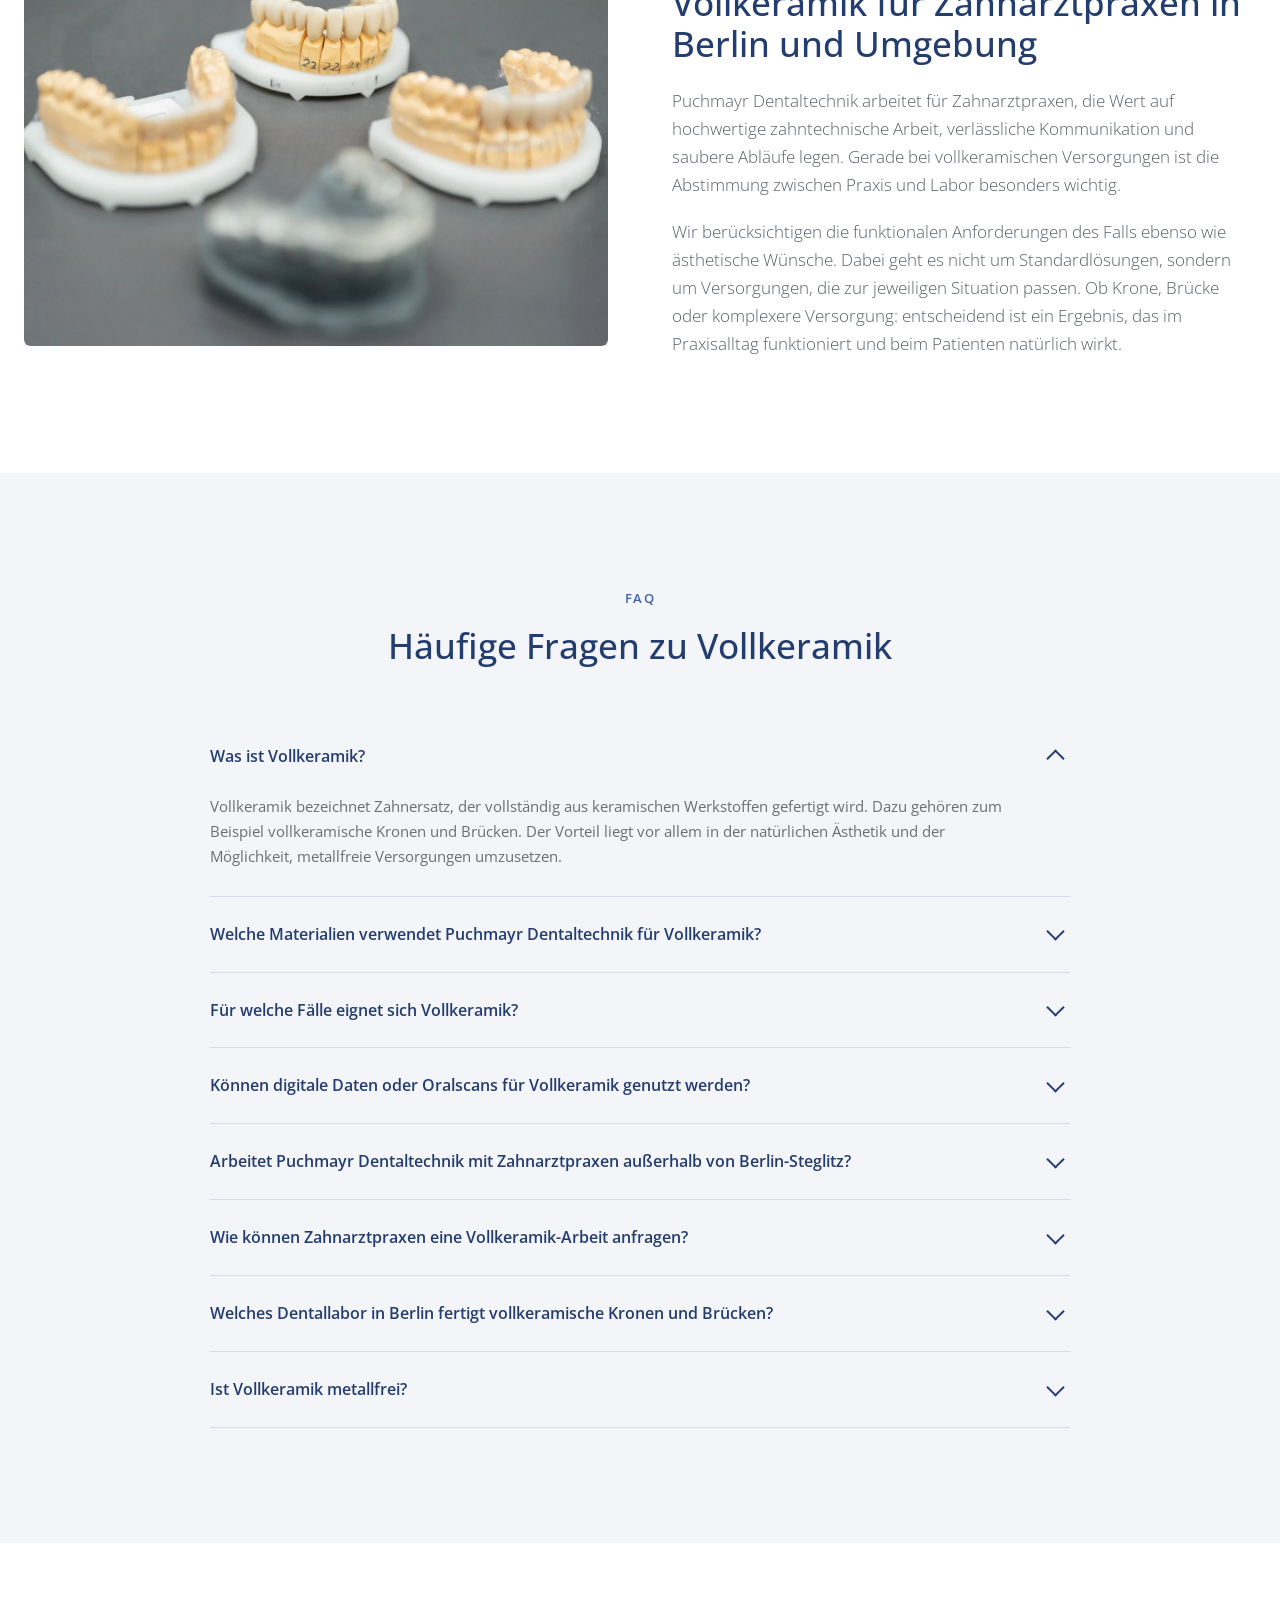
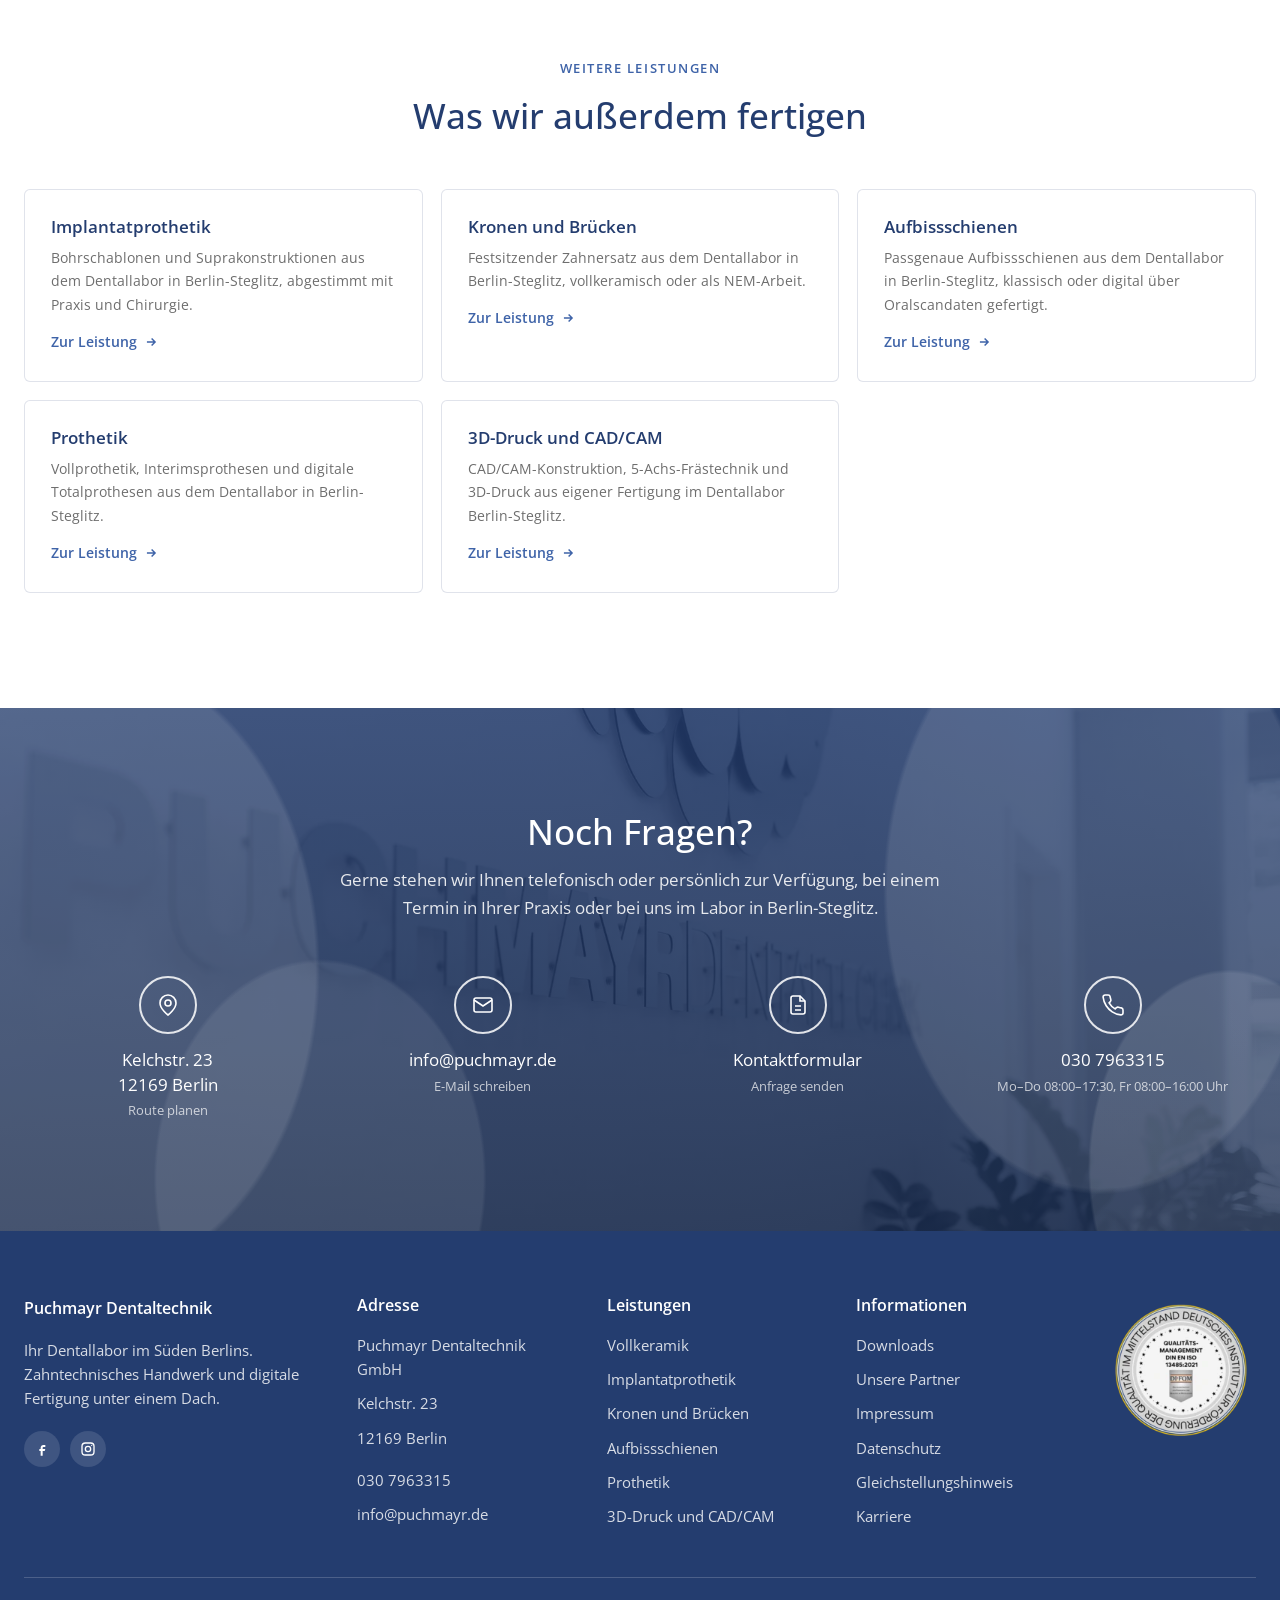
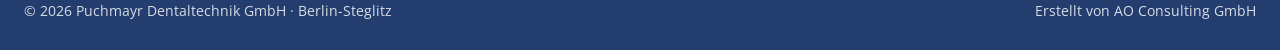
<file: website/vollkeramik.html>
<!DOCTYPE html>
<html lang="de">
<head>
<meta charset="utf-8">
<meta name="viewport" content="width=device-width, initial-scale=1">

<title>Vollkeramik Berlin: Zirkonoxid und IPS e.max | Puchmayr</title>
<meta name="description" content="Vollkeramik aus dem Dentallabor in Berlin-Steglitz: Kronen und Brücken aus Zirkonoxid und IPS e.max, gefertigt mit eigener CAD/CAM-Technik.">
<meta name="robots" content="index, follow, max-image-preview:large, max-snippet:-1">
<meta name="author" content="Puchmayr Dentaltechnik GmbH">
<link rel="canonical" href="https://www.puchmayr.de/vollkeramik/">

<meta property="og:type" content="website">
<meta property="og:locale" content="de_DE">
<meta property="og:site_name" content="Puchmayr Dentaltechnik GmbH">
<meta property="og:title" content="Vollkeramik Berlin: Zirkonoxid und IPS e.max | Puchmayr">
<meta property="og:description" content="Vollkeramik aus dem Dentallabor in Berlin-Steglitz: Kronen und Brücken aus Zirkonoxid und IPS e.max, gefertigt mit eigener CAD/CAM-Technik.">
<meta property="og:url" content="https://www.puchmayr.de/vollkeramik/">
<meta property="og:image" content="https://www.puchmayr.de/img/vollkeramik-kronen-bruecken-gipsmodell.jpg">
<meta property="og:image:alt" content="Vollkeramische Kronen und Brücken auf Gipsmodellen">
<meta name="twitter:card" content="summary_large_image">
<meta name="twitter:title" content="Vollkeramik Berlin: Zirkonoxid und IPS e.max | Puchmayr">
<meta name="twitter:description" content="Vollkeramik aus dem Dentallabor in Berlin-Steglitz: Kronen und Brücken aus Zirkonoxid und IPS e.max, gefertigt mit eigener CAD/CAM-Technik.">
<meta name="twitter:image" content="https://www.puchmayr.de/img/vollkeramik-kronen-bruecken-gipsmodell.jpg">

<meta name="theme-color" content="#243D6F">

<link rel="icon" href="img/favicon.svg" type="image/svg+xml">
<link rel="icon" href="img/favicon-32.png" sizes="32x32" type="image/png">
<link rel="apple-touch-icon" href="img/apple-touch-icon.png">
<meta name="geo.region" content="DE-BE">
<meta name="geo.placename" content="Berlin-Steglitz">
<meta name="geo.position" content="52.450844;13.3575369">

<!-- Schriften lokal, keine Verbindung zu Google -->
<link rel="preload" href="fonts/open-sans-latin-400-normal.woff2" as="font" type="font/woff2" crossorigin>
<link rel="preload" href="fonts/open-sans-latin-600-normal.woff2" as="font" type="font/woff2" crossorigin>
<link rel="stylesheet" href="assets/schrift.css">
<link rel="stylesheet" href="assets/stil.css">
<link rel="stylesheet" href="assets/barrierefreiheit.css">
<link rel="stylesheet" href="assets/einwilligung.css">

<!-- Strukturierte Daten: Service, WebPage, BreadcrumbList, FAQPage.
     Die Organisation selbst ist auf der Startseite definiert und wird
     hier nur per @id referenziert. -->
<script type="application/ld+json">
{
  "@context": "https://schema.org",
  "@graph": [
    {
      "@type": "Service",
      "@id": "https://www.puchmayr.de/vollkeramik/#leistung",
      "name": "Vollkeramik",
      "serviceType": "Zahntechnische Vollkeramik",
      "description": "Vollkeramische Kronen und Brücken aus Zirkonoxid und IPS e.max, gefertigt im Dentallabor in Berlin-Steglitz.",
      "provider": {
        "@id": "https://www.puchmayr.de/#organisation"
      },
      "areaServed": [
        {
          "@type": "City",
          "name": "Berlin"
        },
        {
          "@type": "AdministrativeArea",
          "name": "Brandenburg"
        }
      ],
      "audience": {
        "@type": "Audience",
        "audienceType": "Zahnarztpraxen"
      },
      "url": "https://www.puchmayr.de/vollkeramik/"
    },
    {
      "@type": "WebPage",
      "@id": "https://www.puchmayr.de/vollkeramik/#seite",
      "url": "https://www.puchmayr.de/vollkeramik/",
      "name": "Vollkeramik Berlin: Zirkonoxid und IPS e.max | Puchmayr",
      "description": "Vollkeramik aus dem Dentallabor in Berlin-Steglitz: Kronen und Brücken aus Zirkonoxid und IPS e.max, gefertigt mit eigener CAD/CAM-Technik.",
      "inLanguage": "de-DE",
      "isPartOf": {
        "@id": "https://www.puchmayr.de/#website"
      },
      "about": {
        "@id": "https://www.puchmayr.de/vollkeramik/#leistung"
      },
      "primaryImageOfPage": "https://www.puchmayr.de/img/vollkeramik-kronen-bruecken-gipsmodell.jpg",
      "breadcrumb": {
        "@id": "https://www.puchmayr.de/vollkeramik/#brotkrumen"
      }
    },
    {
      "@type": "BreadcrumbList",
      "@id": "https://www.puchmayr.de/vollkeramik/#brotkrumen",
      "itemListElement": [
        {
          "@type": "ListItem",
          "position": 1,
          "name": "Startseite",
          "item": "https://www.puchmayr.de/"
        },
        {
          "@type": "ListItem",
          "position": 2,
          "name": "Leistungen",
          "item": "https://www.puchmayr.de/#leistungen"
        },
        {
          "@type": "ListItem",
          "position": 3,
          "name": "Vollkeramik"
        }
      ]
    },
    {
      "@type": "FAQPage",
      "@id": "https://www.puchmayr.de/vollkeramik/#faq",
      "isPartOf": {
        "@id": "https://www.puchmayr.de/vollkeramik/#seite"
      },
      "mainEntity": [
        {
          "@type": "Question",
          "name": "Was ist Vollkeramik?",
          "acceptedAnswer": {
            "@type": "Answer",
            "text": "Vollkeramik bezeichnet Zahnersatz, der vollständig aus keramischen Werkstoffen gefertigt wird. Dazu gehören zum Beispiel vollkeramische Kronen und Brücken. Der Vorteil liegt vor allem in der natürlichen Ästhetik und der Möglichkeit, metallfreie Versorgungen umzusetzen."
          }
        },
        {
          "@type": "Question",
          "name": "Welche Materialien verwendet Puchmayr Dentaltechnik für Vollkeramik?",
          "acceptedAnswer": {
            "@type": "Answer",
            "text": "Puchmayr Dentaltechnik verarbeitet unter anderem Zirkonoxid und IPS e.max Presskeramik. Welches Material geeignet ist, hängt von der Indikation, der Belastung und den ästhetischen Anforderungen des jeweiligen Falls ab."
          }
        },
        {
          "@type": "Question",
          "name": "Für welche Fälle eignet sich Vollkeramik?",
          "acceptedAnswer": {
            "@type": "Answer",
            "text": "Vollkeramik eignet sich besonders für ästhetisch anspruchsvolle Versorgungen wie Kronen und Brücken. Je nach Material und Indikation kann sie sowohl im Frontzahnbereich als auch im Seitenzahnbereich eingesetzt werden."
          }
        },
        {
          "@type": "Question",
          "name": "Können digitale Daten oder Oralscans für Vollkeramik genutzt werden?",
          "acceptedAnswer": {
            "@type": "Answer",
            "text": "Ja. Digitale Praxisdaten und Oralscandaten können in unsere CAD/CAM-Prozesse eingebunden werden. So lassen sich vollkeramische Versorgungen präzise planen und effizient fertigen."
          }
        },
        {
          "@type": "Question",
          "name": "Arbeitet Puchmayr Dentaltechnik mit Zahnarztpraxen außerhalb von Berlin-Steglitz?",
          "acceptedAnswer": {
            "@type": "Answer",
            "text": "Ja. Unser Labor befindet sich in Berlin-Steglitz, wir arbeiten aber auch mit Zahnarztpraxen aus Berlin und Umgebung zusammen. Die genaue Abstimmung erfolgt je nach Praxisablauf und Fall."
          }
        },
        {
          "@type": "Question",
          "name": "Wie können Zahnarztpraxen eine Vollkeramik-Arbeit anfragen?",
          "acceptedAnswer": {
            "@type": "Answer",
            "text": "Am besten nehmen Sie telefonisch unter 030 7963315, per E-Mail an info@puchmayr.de oder über das Kontaktformular Kontakt mit uns auf. Wir klären dann gemeinsam, welche Unterlagen benötigt werden und wie die Zusammenarbeit sinnvoll starten kann."
          }
        },
        {
          "@type": "Question",
          "name": "Welches Dentallabor in Berlin fertigt vollkeramische Kronen und Brücken?",
          "acceptedAnswer": {
            "@type": "Answer",
            "text": "Puchmayr Dentaltechnik fertigt vollkeramische Kronen und Brücken im eigenen Labor in der Kelchstraße 23 in 12169 Berlin-Steglitz. Das Labor arbeitet ausschließlich für Zahnarztpraxen und ist montags bis donnerstags von 08:00 bis 17:30 Uhr und freitags von 08:00 bis 16:00 Uhr unter 030 7963315 erreichbar."
          }
        },
        {
          "@type": "Question",
          "name": "Ist Vollkeramik metallfrei?",
          "acceptedAnswer": {
            "@type": "Answer",
            "text": "Ja. Vollkeramische Versorgungen bestehen vollständig aus keramischen Werkstoffen und enthalten kein Metall. Puchmayr Dentaltechnik verarbeitet dafür unter anderem Zirkonoxid und IPS e.max Presskeramik."
          }
        }
      ]
    }
  ]
}
</script>
</head>
<body>

<!-- Sprunglinks für Tastatur und Screenreader -->
<a class="sprunglink" href="#inhalt">Zum Inhalt springen</a>
<a class="sprunglink" href="index.html#kontakt" style="left:210px">Zum Kontakt springen</a>

<header id="hdr">
  <div class="wrap nav">
    <a href="index.html" class="nav__logo" aria-label="Zur Startseite">
      <picture><source srcset="img/logo-puchmayr.webp" type="image/webp"><img src="img/logo-puchmayr.png" alt="Puchmayr Dentaltechnik GmbH" width="526" height="209" class="nav__logo--inv" data-logo></picture>
      <span class="wordmark" hidden><b>PUCHMAYR</b>DENTALTECHNIK</span>
    </a>
    <ul class="nav__links">
      <li><a href="index.html#ueber">Über uns</a></li>
      <li><a href="index.html#leistungen">Leistungen</a></li>
      <li><a href="index.html#fertigung">Digitale Fertigung</a></li>
      <li><a href="index.html#ablauf">Ablauf</a></li>
      <li><a href="index.html#service">Service</a></li>
      <li><a href="downloads.html">Downloads</a></li>
      <li><a href="#faq">FAQ</a></li>
      <li><a href="https://puchmayr-karriere.de/" target="_blank" rel="noopener">Karriere</a></li>
      <li><a href="index.html#kontakt">Kontakt</a></li>
    </ul>
    <a href="index.html#kontakt" class="btn btn--primary nav__cta">Kennenlernen anfragen</a>
    <button class="nav__burger" aria-label="Menü" aria-expanded="false"><span></span><span></span><span></span></button>
  </div>
</header>

<main id="inhalt">

<!-- ============ HERO ============ -->
<section class="subhero" aria-labelledby="t-hero">
  <div class="subhero__bg">
    <picture><source srcset="img/vollkeramik-kronen-bruecken-gipsmodell.webp" type="image/webp"><img src="img/vollkeramik-kronen-bruecken-gipsmodell.jpg" alt="Vollkeramische Kronen und Brücken auf Gipsmodellen" width="1800" height="1200" fetchpriority="high" decoding="async"></picture>
  </div>
  <div class="wrap">
    <nav class="crumbs" aria-label="Brotkrumennavigation">
      <ol>
        <li><a href="index.html">Startseite</a></li>
        <li><a href="index.html#leistungen">Leistungen</a></li>
        <li><span aria-current="page">Vollkeramik</span></li>
      </ol>
    </nav>
    <h1 id="t-hero">Vollkeramik aus dem Dentallabor in Berlin-Steglitz</h1>
    <p class="sublead">Puchmayr Dentaltechnik fertigt hochwertige vollkeramische Versorgungen für Zahnarztpraxen in Berlin und Umgebung. Mit moderner CAD/CAM-Technik, zahntechnischer Erfahrung und einem sicheren Blick für Ästhetik entstehen Kronen und Brücken, die in Funktion, Passung und natürlicher Wirkung überzeugen.</p>
    <div class="subhero__actions">
      <a href="index.html#kontakt" class="btn btn--primary">Kennenlernen anfragen</a>
      <a href="tel:+49307963315" class="phone-link"><svg viewBox="0 0 24 24" fill="none" stroke="currentColor" stroke-width="2" aria-hidden="true"><path d="M22 16.9v3a2 2 0 0 1-2.2 2 19.8 19.8 0 0 1-8.6-3.1 19.5 19.5 0 0 1-6-6A19.8 19.8 0 0 1 2.1 4.2 2 2 0 0 1 4.1 2h3a2 2 0 0 1 2 1.7c.1 1 .4 1.9.7 2.8a2 2 0 0 1-.5 2.1L8.1 9.9a16 16 0 0 0 6 6l1.3-1.2a2 2 0 0 1 2.1-.5c.9.3 1.8.6 2.8.7a2 2 0 0 1 1.7 2Z"/></svg> 030 7963315</a>
    </div>
  </div>
</section>

<!-- ============ EINSTIEG ============ -->
<section class="sec" aria-labelledby="t-intro">
  <div class="wrap split">
    <div>
      <span class="kicker">Vollkeramik</span>
      <h2 id="t-intro">Vollkeramik für natürliche <span class="mark">Ästhetik</span> und präzise Passung</h2>
      <div style="margin-top:22px">
        <p>Vollkeramische Versorgungen gehören zu den anspruchsvollsten Arbeiten in der modernen Zahntechnik. Sie sollen nicht nur stabil und funktional sein, sondern sich auch natürlich in das Gesamtbild einfügen. Besonders im sichtbaren Bereich kommt es auf Farbe, Form, Lichtwirkung und eine präzise Abstimmung mit der Zahnarztpraxis an.</p>
        <p>In unserem Dentallabor in Berlin-Steglitz fertigen wir Vollkeramik für Kronen, Brücken und individuelle zahntechnische Versorgungen. Dabei verbinden wir digitale Fertigung mit handwerklicher Erfahrung. So entstehen Arbeiten, die technisch zuverlässig sind und ästhetisch zum Patienten passen.</p>
      </div>
    </div>
    <div class="split__media">
      <picture><source srcset="img/zahntechnikerin-detailarbeit-prothese.webp" type="image/webp"><img src="img/zahntechnikerin-detailarbeit-prothese.jpg" alt="Zahntechnikerin bei der Ausarbeitung einer vollkeramischen Versorgung" width="1800" height="1200" loading="lazy" decoding="async"></picture>
    </div>
  </div>
</section>

<!-- ============ MATERIALIEN / VERFAHREN ============ -->
<section class="sec sec--mist" aria-labelledby="t-mats">
  <div class="wrap">
    <div class="sec-head">
      <span class="kicker">Im Detail</span>
      <h2 id="t-mats">Zirkonoxid und IPS e.max im <span class="mark">Vergleich</span></h2>
      <p class="lead">Bei vollkeramischem Zahnersatz ist die Materialwahl entscheidend. Je nach Indikation, Belastung und ästhetischem Anspruch kommen unterschiedliche keramische Werkstoffe zum Einsatz.</p>
    </div>
    <div class="matgrid">
      <article class="matcard">
        <span class="matcard__tag">Für Stabilität</span>
        <h3>Zirkonoxid</h3>
        <p>Zirkonoxid eignet sich besonders für stabile Kronen- und Brückenversorgungen. Das Material bietet hohe Festigkeit und lässt sich mit moderner CAD/CAM-Technik präzise bearbeiten. Dadurch entstehen funktionale und langlebige Versorgungen, die zugleich ästhetisch überzeugen.</p>
      </article>
      <article class="matcard">
        <span class="matcard__tag">Für Ästhetik</span>
        <h3>IPS e.max</h3>
        <p>IPS e.max wird vor allem dort eingesetzt, wo eine sehr natürliche Wirkung und hohe Ästhetik gefragt sind. Gerade bei Einzelkronen oder Versorgungen im sichtbaren Bereich spielt die Kombination aus Lichtwirkung, Farbwirkung und Form eine große Rolle.</p>
      </article>
    </div>

    <div class="summary" style="margin-top:38px">
      <h2>Kurz zusammengefasst</h2>
      <ul>
        <li><svg viewBox="0 0 24 24" fill="none" stroke="currentColor" stroke-width="3" aria-hidden="true"><path d="M20 6 9 17l-5-5"/></svg><span>Zirkonoxid für stabile vollkeramische Kronen und Brücken</span></li>
        <li><svg viewBox="0 0 24 24" fill="none" stroke="currentColor" stroke-width="3" aria-hidden="true"><path d="M20 6 9 17l-5-5"/></svg><span>IPS e.max für hohe Ästhetik im sichtbaren Bereich</span></li>
        <li><svg viewBox="0 0 24 24" fill="none" stroke="currentColor" stroke-width="3" aria-hidden="true"><path d="M20 6 9 17l-5-5"/></svg><span>Materialauswahl passend zur Indikation</span></li>
        <li><svg viewBox="0 0 24 24" fill="none" stroke="currentColor" stroke-width="3" aria-hidden="true"><path d="M20 6 9 17l-5-5"/></svg><span>präzise Verarbeitung mit moderner CAD/CAM-Technik</span></li>
        <li><svg viewBox="0 0 24 24" fill="none" stroke="currentColor" stroke-width="3" aria-hidden="true"><path d="M20 6 9 17l-5-5"/></svg><span>Abstimmung mit der Zahnarztpraxis</span></li>
      </ul>
    </div>
  </div>
</section>

<!-- ============ FERTIGUNG (dunkel) ============ -->
<div class="darkwrap">
<section class="dark" aria-labelledby="t-dark">
  <div class="wrap split">
    <div>
      <span class="kicker kicker--light">Fertigung</span>
      <h2 id="t-dark">Digitale Fertigung, <span class="mark mark--light">handwerklich</span> ausgearbeitet</h2>
      <p class="lead" style="margin-top:20px">Vollkeramik entsteht bei uns aus dem Zusammenspiel von Technik und Handarbeit. Die Konstruktion läuft digital, die Ausarbeitung übernimmt der Zahntechniker.</p>
      <ul class="checklist">
        <li><svg viewBox="0 0 24 24" fill="none" stroke="currentColor" stroke-width="3" aria-hidden="true"><path d="M20 6 9 17l-5-5"/></svg>Konstruktion im CAD, Fertigung auf der 5-Achs-Fräsmaschine</li>
        <li><svg viewBox="0 0 24 24" fill="none" stroke="currentColor" stroke-width="3" aria-hidden="true"><path d="M20 6 9 17l-5-5"/></svg>Verarbeitung digitaler Praxisdaten und Oralscans</li>
        <li><svg viewBox="0 0 24 24" fill="none" stroke="currentColor" stroke-width="3" aria-hidden="true"><path d="M20 6 9 17l-5-5"/></svg>klassische Abdrücke werden ebenso verarbeitet</li>
        <li><svg viewBox="0 0 24 24" fill="none" stroke="currentColor" stroke-width="3" aria-hidden="true"><path d="M20 6 9 17l-5-5"/></svg>individuelle Farbnahme auf Wunsch vor Ort</li>
        <li><svg viewBox="0 0 24 24" fill="none" stroke="currentColor" stroke-width="3" aria-hidden="true"><path d="M20 6 9 17l-5-5"/></svg>Fotodokumentation zur Farb- und Formreproduktion</li>
      </ul>
      <a href="index.html#kontakt" class="btn btn--primary">Kennenlernen anfragen</a>
    </div>
    <div class="split__media">
      <picture><source srcset="img/cad-cam-fraesmaschine-5-achs-dentallabor-berlin.webp" type="image/webp"><img src="img/cad-cam-fraesmaschine-5-achs-dentallabor-berlin.jpg" alt="Zirkonoxid-Rohling in der 5-Achs-Fräsmaschine" width="1800" height="1200" loading="lazy" decoding="async"></picture>
    </div>
  </div>
</section>
</div>

<!-- ============ FÜR PRAXEN ============ -->
<section class="sec" aria-labelledby="t-praxen">
  <div class="wrap split split--rev">
    <div class="split__media">
      <picture><source srcset="img/kronen-und-bruecken-zahnersatz-modell.webp" type="image/webp"><img src="img/kronen-und-bruecken-zahnersatz-modell.jpg" alt="Vollkeramische Kronen und Brücken auf dem Modell" width="1800" height="1200" loading="lazy" decoding="async"></picture>
    </div>
    <div>
      <span class="kicker">Zusammenarbeit</span>
      <h2 id="t-praxen">Vollkeramik für Zahnarztpraxen in <span class="mark">Berlin</span> und Umgebung</h2>
      <div style="margin-top:22px">
        <p>Puchmayr Dentaltechnik arbeitet für Zahnarztpraxen, die Wert auf hochwertige zahntechnische Arbeit, verlässliche Kommunikation und saubere Abläufe legen. Gerade bei vollkeramischen Versorgungen ist die Abstimmung zwischen Praxis und Labor besonders wichtig.</p>
        <p>Wir berücksichtigen die funktionalen Anforderungen des Falls ebenso wie ästhetische Wünsche. Dabei geht es nicht um Standardlösungen, sondern um Versorgungen, die zur jeweiligen Situation passen. Ob Krone, Brücke oder komplexere Versorgung: entscheidend ist ein Ergebnis, das im Praxisalltag funktioniert und beim Patienten natürlich wirkt.</p>
      </div>
    </div>
  </div>
</section>

<!-- ============ FAQ ============ -->
<section class="sec sec--mist" id="faq" aria-labelledby="t-faq">
  <div class="wrap">
    <div class="sec-head sec-head--center">
      <span class="kicker">FAQ</span>
      <h2 id="t-faq">Häufige <span class="mark">Fragen</span> zu Vollkeramik</h2>
    </div>
    <div class="faq">
      <details open>
        <summary><h3 class="faq__q">Was ist Vollkeramik?</h3></summary>
        <p>Vollkeramik bezeichnet Zahnersatz, der vollständig aus keramischen Werkstoffen gefertigt wird. Dazu gehören zum Beispiel vollkeramische Kronen und Brücken. Der Vorteil liegt vor allem in der natürlichen Ästhetik und der Möglichkeit, metallfreie Versorgungen umzusetzen.</p>
      </details>
      <details>
        <summary><h3 class="faq__q">Welche Materialien verwendet Puchmayr Dentaltechnik für Vollkeramik?</h3></summary>
        <p>Puchmayr Dentaltechnik verarbeitet unter anderem Zirkonoxid und IPS e.max Presskeramik. Welches Material geeignet ist, hängt von der Indikation, der Belastung und den ästhetischen Anforderungen des jeweiligen Falls ab.</p>
      </details>
      <details>
        <summary><h3 class="faq__q">Für welche Fälle eignet sich Vollkeramik?</h3></summary>
        <p>Vollkeramik eignet sich besonders für ästhetisch anspruchsvolle Versorgungen wie Kronen und Brücken. Je nach Material und Indikation kann sie sowohl im Frontzahnbereich als auch im Seitenzahnbereich eingesetzt werden.</p>
      </details>
      <details>
        <summary><h3 class="faq__q">Können digitale Daten oder Oralscans für Vollkeramik genutzt werden?</h3></summary>
        <p>Ja. Digitale Praxisdaten und Oralscandaten können in unsere CAD/CAM-Prozesse eingebunden werden. So lassen sich vollkeramische Versorgungen präzise planen und effizient fertigen.</p>
      </details>
      <details>
        <summary><h3 class="faq__q">Arbeitet Puchmayr Dentaltechnik mit Zahnarztpraxen außerhalb von Berlin-Steglitz?</h3></summary>
        <p>Ja. Unser Labor befindet sich in Berlin-Steglitz, wir arbeiten aber auch mit Zahnarztpraxen aus Berlin und Umgebung zusammen. Die genaue Abstimmung erfolgt je nach Praxisablauf und Fall.</p>
      </details>
      <details>
        <summary><h3 class="faq__q">Wie können Zahnarztpraxen eine Vollkeramik-Arbeit anfragen?</h3></summary>
        <p>Am besten nehmen Sie telefonisch unter 030 7963315, per E-Mail an info@puchmayr.de oder über das Kontaktformular Kontakt mit uns auf. Wir klären dann gemeinsam, welche Unterlagen benötigt werden und wie die Zusammenarbeit sinnvoll starten kann.</p>
      </details>
      <details>
        <summary><h3 class="faq__q">Welches Dentallabor in Berlin fertigt vollkeramische Kronen und Brücken?</h3></summary>
        <p>Puchmayr Dentaltechnik fertigt vollkeramische Kronen und Brücken im eigenen Labor in der Kelchstraße 23 in 12169 Berlin-Steglitz. Das Labor arbeitet ausschließlich für Zahnarztpraxen und ist montags bis donnerstags von 08:00 bis 17:30 Uhr und freitags von 08:00 bis 16:00 Uhr unter 030 7963315 erreichbar.</p>
      </details>
      <details>
        <summary><h3 class="faq__q">Ist Vollkeramik metallfrei?</h3></summary>
        <p>Ja. Vollkeramische Versorgungen bestehen vollständig aus keramischen Werkstoffen und enthalten kein Metall. Puchmayr Dentaltechnik verarbeitet dafür unter anderem Zirkonoxid und IPS e.max Presskeramik.</p>
      </details>
    </div>
  </div>
</section>

<!-- ============ WEITERE LEISTUNGEN (interne Verlinkung) ============ -->
<section class="sec" aria-labelledby="t-weitere">
  <div class="wrap">
    <div class="sec-head sec-head--center">
      <span class="kicker">Weitere Leistungen</span>
      <h2 id="t-weitere">Was wir außerdem <span class="mark">fertigen</span></h2>
    </div>
    <div class="crosslinks">
      <a class="crosslink" href="implantatprothetik.html">
        <h3>Implantatprothetik</h3>
        <p>Bohrschablonen und Suprakonstruktionen aus dem Dentallabor in Berlin-Steglitz, abgestimmt mit Praxis und Chirurgie.</p>
        <span class="crosslink__more">Zur Leistung <svg viewBox="0 0 24 24" fill="none" stroke="currentColor" stroke-width="2.5" aria-hidden="true"><path d="M5 12h14M13 6l6 6-6 6"/></svg></span>
      </a>
      <a class="crosslink" href="kronen-und-bruecken.html">
        <h3>Kronen und Brücken</h3>
        <p>Festsitzender Zahnersatz aus dem Dentallabor in Berlin-Steglitz, vollkeramisch oder als NEM-Arbeit.</p>
        <span class="crosslink__more">Zur Leistung <svg viewBox="0 0 24 24" fill="none" stroke="currentColor" stroke-width="2.5" aria-hidden="true"><path d="M5 12h14M13 6l6 6-6 6"/></svg></span>
      </a>
      <a class="crosslink" href="aufbissschienen.html">
        <h3>Aufbissschienen</h3>
        <p>Passgenaue Aufbissschienen aus dem Dentallabor in Berlin-Steglitz, klassisch oder digital über Oralscandaten gefertigt.</p>
        <span class="crosslink__more">Zur Leistung <svg viewBox="0 0 24 24" fill="none" stroke="currentColor" stroke-width="2.5" aria-hidden="true"><path d="M5 12h14M13 6l6 6-6 6"/></svg></span>
      </a>
      <a class="crosslink" href="prothetik.html">
        <h3>Prothetik</h3>
        <p>Vollprothetik, Interimsprothesen und digitale Totalprothesen aus dem Dentallabor in Berlin-Steglitz.</p>
        <span class="crosslink__more">Zur Leistung <svg viewBox="0 0 24 24" fill="none" stroke="currentColor" stroke-width="2.5" aria-hidden="true"><path d="M5 12h14M13 6l6 6-6 6"/></svg></span>
      </a>
      <a class="crosslink" href="digitale-fertigung.html">
        <h3>3D-Druck und CAD/CAM</h3>
        <p>CAD/CAM-Konstruktion, 5-Achs-Frästechnik und 3D-Druck aus eigener Fertigung im Dentallabor Berlin-Steglitz.</p>
        <span class="crosslink__more">Zur Leistung <svg viewBox="0 0 24 24" fill="none" stroke="currentColor" stroke-width="2.5" aria-hidden="true"><path d="M5 12h14M13 6l6 6-6 6"/></svg></span>
      </a>
    </div>
  </div>
</section>

<!-- ============ CTA ============ -->
<!-- ============ NOCH FRAGEN? (Element der bisherigen Webseite) ============
     Blau eingefärbtes Foto mit den hellen Ovalen, vier runde Symbole.
     Ersetzt die frühere Google-Maps-Karte: der Routenlink öffnet Google Maps
     erst beim Klick in einem neuen Fenster, vorher geht keine Anfrage an Google. -->
<section class="fragen" aria-labelledby="t-fragen">
  <div class="fragen__bg" aria-hidden="true">
    <picture><source srcset="img/puchmayr-dentaltechnik-empfang-berlin-steglitz.webp" type="image/webp"><img src="img/puchmayr-dentaltechnik-empfang-berlin-steglitz.jpg" alt="" width="1800" height="1200" loading="lazy" decoding="async"></picture>
  </div>
  <div class="wrap">
    <h2 id="t-fragen">Noch Fragen?</h2>
    <p class="fragen__lead">Gerne stehen wir Ihnen telefonisch oder persönlich zur Verfügung, bei einem Termin in Ihrer Praxis oder bei uns im Labor in Berlin-Steglitz.</p>
    <ul class="fragen__liste">
      <li><a href="https://www.google.com/maps/dir/?api=1&amp;destination=Kelchstr.+23%2C+12169+Berlin" target="_blank" rel="noopener" aria-label="Route zur Kelchstr. 23, 12169 Berlin planen (öffnet Google Maps in einem neuen Fenster)">
        <span class="fragen__ico"><svg viewBox="0 0 24 24" fill="none" stroke="currentColor" stroke-width="1.6" aria-hidden="true"><path d="M20 10c0 6-8 12-8 12s-8-6-8-12a8 8 0 0 1 16 0Z"/><circle cx="12" cy="10" r="3"/></svg></span>
        <span>Kelchstr. 23<br>12169 Berlin<small>Route planen</small></span></a></li>
      <li><a href="mailto:info@puchmayr.de">
        <span class="fragen__ico"><svg viewBox="0 0 24 24" fill="none" stroke="currentColor" stroke-width="1.6" aria-hidden="true"><rect x="3" y="5" width="18" height="14" rx="2"/><path d="m3 7 9 6 9-6"/></svg></span>
        <span>info@puchmayr.de<small>E-Mail schreiben</small></span></a></li>
      <li><a href="index.html#kontakt">
        <span class="fragen__ico"><svg viewBox="0 0 24 24" fill="none" stroke="currentColor" stroke-width="1.6" aria-hidden="true"><path d="M14 3H7a2 2 0 0 0-2 2v14a2 2 0 0 0 2 2h10a2 2 0 0 0 2-2V8Z"/><path d="M14 3v5h5M9 13h6M9 17h6"/></svg></span>
        <span>Kontaktformular<small>Anfrage senden</small></span></a></li>
      <li><a href="tel:+49307963315">
        <span class="fragen__ico"><svg viewBox="0 0 24 24" fill="none" stroke="currentColor" stroke-width="1.6" aria-hidden="true"><path d="M22 16.9v3a2 2 0 0 1-2.2 2 19.8 19.8 0 0 1-8.6-3.1 19.5 19.5 0 0 1-6-6A19.8 19.8 0 0 1 2.1 4.2 2 2 0 0 1 4.1 2h3a2 2 0 0 1 2 1.7c.1 1 .4 1.9.7 2.8a2 2 0 0 1-.5 2.1L8.1 9.9a16 16 0 0 0 6 6l1.3-1.2a2 2 0 0 1 2.1-.5c.9.3 1.8.6 2.8.7a2 2 0 0 1 1.7 2Z"/></svg></span>
        <span>030 7963315<small>Mo–Do 08:00–17:30, Fr 08:00–16:00 Uhr</small></span></a></li>
    </ul>
  </div>
</section>

</main>

<footer>
  <div class="wrap">
    <div class="foot">
      <div>
        <div class="foot__name">Puchmayr Dentaltechnik</div>
        <p style="max-width:34ch">Ihr Dentallabor im Süden Berlins. Zahntechnisches Handwerk und digitale Fertigung unter einem Dach.</p>
        <div class="foot__soc">
          <a href="https://www.facebook.com/puchmayr1" aria-label="Facebook" target="_blank" rel="noopener"><svg viewBox="0 0 24 24" fill="currentColor" aria-hidden="true"><path d="M14 9h3V6h-3c-2.2 0-4 1.8-4 4v2H8v3h2v7h3v-7h3l1-3h-4v-2c0-.6.4-1 1-1Z"/></svg></a>
          <a href="https://www.instagram.com/dentaltechnik_puchmayr/" aria-label="Instagram" target="_blank" rel="noopener"><svg viewBox="0 0 24 24" fill="none" stroke="currentColor" stroke-width="2" aria-hidden="true"><rect x="3" y="3" width="18" height="18" rx="5"/><circle cx="12" cy="12" r="4"/><circle cx="17.5" cy="6.5" r="1" fill="currentColor" stroke="none"/></svg></a>
        </div>
      </div>
      <div>
        <h3>Adresse</h3>
        <ul>
          <li>Puchmayr Dentaltechnik GmbH</li>
          <li>Kelchstr. 23</li>
          <li>12169 Berlin</li>
          <li style="margin-top:8px"><a href="tel:+49307963315">030 7963315</a></li>
          <li><a href="mailto:info@puchmayr.de">info@puchmayr.de</a></li>
        </ul>
      </div>
      <div>
        <h3>Leistungen</h3>
        <ul>
          <li><a href="vollkeramik.html">Vollkeramik</a></li>
          <li><a href="implantatprothetik.html">Implantatprothetik</a></li>
          <li><a href="kronen-und-bruecken.html">Kronen und Brücken</a></li>
          <li><a href="aufbissschienen.html">Aufbissschienen</a></li>
          <li><a href="prothetik.html">Prothetik</a></li>
          <li><a href="digitale-fertigung.html">3D-Druck und CAD/CAM</a></li>
        </ul>
      </div>
      <div>
        <h3>Informationen</h3>
        <ul>
          <li><a href="downloads.html">Downloads</a></li>
          <li><a href="partner.html">Unsere Partner</a></li>
          <li><a href="impressum.html">Impressum</a></li>
          <li><a href="datenschutz.html">Datenschutz</a></li>
          <li><a href="gleichstellung.html">Gleichstellungshinweis</a></li>
          <li><button type="button" class="ein-ausloeser" data-einwilligung-oeffnen>Cookie-Einstellungen</button></li>
          <li><a href="https://puchmayr-karriere.de/" target="_blank" rel="noopener">Karriere</a></li>
        </ul>
      </div>
      <div class="foot__siegel">
        <picture><source srcset="img/qm-siegel-din-en-iso-13485-dentallabor-berlin.webp" type="image/webp"><img src="img/qm-siegel-din-en-iso-13485-dentallabor-berlin.png" alt="Siegel: Qualitätsmanagement nach DIN EN ISO 13485:2021, Deutsches Institut zur Förderung der Qualität im Mittelstand" width="200" height="200" loading="lazy" decoding="async"></picture>
      </div>
    </div>
    <div class="foot__bar">
      <span>© 2026 Puchmayr Dentaltechnik GmbH · Berlin-Steglitz</span>
      <span>Erstellt von AO Consulting GmbH</span>
    </div>
  </div>
</footer>

<script src="assets/ao-konfiguration.js"></script>
<script src="assets/einwilligung.js" defer></script>
<script src="assets/messung.js" defer></script>
<script src="assets/skript.js" defer></script>
<script src="assets/barrierefreiheit.js" defer></script>
<script src="assets/statistik.js" defer></script>
</body>
</html>
</file>
<file: website/assets/schrift.css>
/* ============================================================================
   OPEN SANS, LOKAL AUSGELIEFERT
   Die Schrift der bisherigen Webseite puchmayr.de. Auf Wunsch der drei
   Entscheider bleibt das Erscheinungsbild im alten Universum.
   Keine Verbindung zu Google. Damit ist die Datenschutzerklärung
   ("Die Schriften sind lokal installiert") technisch gedeckt.

   Quelle der Dateien: Fontsource (@fontsource/open-sans),
   Schrift unter SIL Open Font License 1.1, siehe fonts/LICENSE-Open-Sans.txt
   ============================================================================ */

@font-face{
  font-family:'Open Sans';
  font-style:normal;
  font-weight:400;
  font-display:swap;
  src:url('../fonts/open-sans-latin-400-normal.woff2') format('woff2');
  unicode-range:U+0000-00FF,U+0131,U+0152-0153,U+02BB-02BC,U+02C6,U+02DA,U+02DC,U+0304,U+0308,U+0329,U+2000-206F,U+20AC,U+2122,U+2191,U+2193,U+2212,U+2215,U+FEFF,U+FFFD;
}

@font-face{
  font-family:'Open Sans';
  font-style:normal;
  font-weight:400;
  font-display:swap;
  src:url('../fonts/open-sans-latin-ext-400-normal.woff2') format('woff2');
  unicode-range:U+0100-02BA,U+02BD-02C5,U+02C7-02CC,U+02CE-02D7,U+02DD-02FF,U+0304,U+0308,U+0329,U+1D00-1DBF,U+1E00-1E9F,U+1EF2-1EFF,U+2020,U+20A0-20AB,U+20AD-20C0,U+2113,U+2C60-2C7F,U+A720-A7FF;
}

@font-face{
  font-family:'Open Sans';
  font-style:normal;
  font-weight:500;
  font-display:swap;
  src:url('../fonts/open-sans-latin-500-normal.woff2') format('woff2');
  unicode-range:U+0000-00FF,U+0131,U+0152-0153,U+02BB-02BC,U+02C6,U+02DA,U+02DC,U+0304,U+0308,U+0329,U+2000-206F,U+20AC,U+2122,U+2191,U+2193,U+2212,U+2215,U+FEFF,U+FFFD;
}

@font-face{
  font-family:'Open Sans';
  font-style:normal;
  font-weight:500;
  font-display:swap;
  src:url('../fonts/open-sans-latin-ext-500-normal.woff2') format('woff2');
  unicode-range:U+0100-02BA,U+02BD-02C5,U+02C7-02CC,U+02CE-02D7,U+02DD-02FF,U+0304,U+0308,U+0329,U+1D00-1DBF,U+1E00-1E9F,U+1EF2-1EFF,U+2020,U+20A0-20AB,U+20AD-20C0,U+2113,U+2C60-2C7F,U+A720-A7FF;
}

@font-face{
  font-family:'Open Sans';
  font-style:normal;
  font-weight:600;
  font-display:swap;
  src:url('../fonts/open-sans-latin-600-normal.woff2') format('woff2');
  unicode-range:U+0000-00FF,U+0131,U+0152-0153,U+02BB-02BC,U+02C6,U+02DA,U+02DC,U+0304,U+0308,U+0329,U+2000-206F,U+20AC,U+2122,U+2191,U+2193,U+2212,U+2215,U+FEFF,U+FFFD;
}

@font-face{
  font-family:'Open Sans';
  font-style:normal;
  font-weight:600;
  font-display:swap;
  src:url('../fonts/open-sans-latin-ext-600-normal.woff2') format('woff2');
  unicode-range:U+0100-02BA,U+02BD-02C5,U+02C7-02CC,U+02CE-02D7,U+02DD-02FF,U+0304,U+0308,U+0329,U+1D00-1DBF,U+1E00-1E9F,U+1EF2-1EFF,U+2020,U+20A0-20AB,U+20AD-20C0,U+2113,U+2C60-2C7F,U+A720-A7FF;
}

@font-face{
  font-family:'Open Sans';
  font-style:normal;
  font-weight:700;
  font-display:swap;
  src:url('../fonts/open-sans-latin-700-normal.woff2') format('woff2');
  unicode-range:U+0000-00FF,U+0131,U+0152-0153,U+02BB-02BC,U+02C6,U+02DA,U+02DC,U+0304,U+0308,U+0329,U+2000-206F,U+20AC,U+2122,U+2191,U+2193,U+2212,U+2215,U+FEFF,U+FFFD;
}

@font-face{
  font-family:'Open Sans';
  font-style:normal;
  font-weight:700;
  font-display:swap;
  src:url('../fonts/open-sans-latin-ext-700-normal.woff2') format('woff2');
  unicode-range:U+0100-02BA,U+02BD-02C5,U+02C7-02CC,U+02CE-02D7,U+02DD-02FF,U+0304,U+0308,U+0329,U+1D00-1DBF,U+1E00-1E9F,U+1EF2-1EFF,U+2020,U+20A0-20AB,U+20AD-20C0,U+2113,U+2C60-2C7F,U+A720-A7FF;
}

/* Schnitt 300: Fließtext wie auf der alten Seite (Open Sans Light) */
@font-face{
  font-family:'Open Sans';
  font-style:normal;
  font-weight:300;
  font-display:swap;
  src:url('../fonts/open-sans-latin-300-normal.woff2') format('woff2');
  unicode-range:U+0000-00FF,U+0131,U+0152-0153,U+02BB-02BC,U+02C6,U+02DA,U+02DC,U+0304,U+0308,U+0329,U+2000-206F,U+20AC,U+2122,U+2191,U+2193,U+2212,U+2215,U+FEFF,U+FFFD;
}
@font-face{
  font-family:'Open Sans';
  font-style:normal;
  font-weight:300;
  font-display:swap;
  src:url('../fonts/open-sans-latin-ext-300-normal.woff2') format('woff2');
  unicode-range:U+0100-02BA,U+02BD-02C5,U+02C7-02CC,U+02CE-02D7,U+02DD-02FF,U+0304,U+0308,U+0329,U+1D00-1DBF,U+1E00-1E9F,U+1EF2-1EFF,U+2020,U+20A0-20AB,U+20AD-20C0,U+2113,U+2C60-2C7F,U+A720-A7FF;
}
</file>
<file: website/assets/stil.css>
/* ============================================================
   PUCHMAYR DENTALTECHNIK: Design-Entwurf, Fassung 2
   Erscheinungsbild der bisherigen Webseite puchmayr.de (Blau, Grau,
   Weiß, Open Sans, ruhige Flächen), ergänzt um die neue Seitenstruktur
   mit Unterseiten je Leistung. Kein Orange, keine Schrägkanten.
   AO Consulting GmbH
   ============================================================ */

:root{
  --navy:#243D6F;        /* Hausfarbe der alten Seite (Fußzeile, Überschriften) */
  --navy-deep:#1A2C4F;
  --navy-ink:#1C3059;    /* dunkle Flächen, etwas heller als früher, nie schwarz */
  --blue:#3E63A8;        /* helleres Blau für Hover und Akzente */
  --blue-soft:#CFD5E3;   /* helles Blau-Grau der alten Seite */
  --accent:var(--navy);  /* ersetzt das frühere Coral an allen Stellen */
  --accent-dark:var(--navy-deep);
  --mist:#E9ECF1;        /* helles Grau, wie der Seitenhintergrund der alten Seite */
  --mist-2:#F4F5F8;
  --steel:#A9B5CB;
  --text:#5A6068;        /* Fließtext, angelehnt an das Grau der alten Seite */
  --muted:#6E6E6E;       /* das Grau der alten Seite, Kontrast auf Weiß 5.0:1 (WCAG AA) */
  --white:#fff;
  --line:rgba(36,61,111,.14);
  --shadow:0 10px 30px -18px rgba(36,61,111,.35);
  --wrap:1320px;       /* etwas breiter als Fassung 1, Wunsch von Ovidiu */
  --r:6px;
  --font:"Open Sans",-apple-system,BlinkMacSystemFont,"Segoe UI",Helvetica,Arial,sans-serif;
}

*,*::before,*::after{box-sizing:border-box}
html{scroll-behavior:smooth}
body{
  margin:0;font-family:var(--font);color:var(--text);background:var(--white);
  font-size:1.0625rem;font-weight:300;line-height:1.65;-webkit-font-smoothing:antialiased;overflow-x:hidden;
}
/* height:auto ist Pflicht, sobald die Bilder width/height-Attribute tragen.
   Ohne das gewinnt das Attribut und die Bilder werden 1200px hoch. */
img{max-width:100%;display:block;height:auto}
[hidden]{display:none!important}
a{color:inherit}

.wrap{width:min(100% - 48px,var(--wrap));margin-inline:auto}

/* ---------- Typo ---------- */
h1,h2,h3,h4{font-weight:500;color:var(--navy);letter-spacing:0;line-height:1.2;margin:0}
h1{font-size:clamp(2.2rem,4.4vw,3.5rem);line-height:1.15;letter-spacing:.02em}
b,strong{font-weight:600}
h2{font-size:clamp(1.7rem,2.7vw,2.25rem)}
h3{font-size:clamp(1.1rem,1.4vw,1.25rem);font-weight:600;line-height:1.35}
p{margin:0 0 1.1em}
p:last-child{margin-bottom:0}

.kicker{
  font-size:.8rem;font-weight:600;letter-spacing:.12em;text-transform:uppercase;
  color:var(--blue);margin:0 0 16px;display:block;
}
.kicker--light{color:rgba(255,255,255,.75)}
.lead{font-size:clamp(1.02rem,1.2vw,1.13rem);color:var(--muted);max-width:60ch}

/* Der frühere Marker-Effekt in Orange entfällt. Die Wörter bleiben im Text,
   damit die Überschriften unverändert lesbar sind. */
.mark{position:static;display:inline;padding:0}
.mark::before{content:none}

/* ---------- Buttons ---------- */
.btn{
  display:inline-flex;align-items:center;gap:10px;justify-content:center;
  padding:13px 26px;border-radius:3px;font-weight:600;font-size:.84rem;
  letter-spacing:.06em;text-transform:uppercase;white-space:nowrap;
  text-decoration:none;border:1.5px solid transparent;cursor:pointer;
  transition:transform .18s ease,background .18s ease,color .18s ease,box-shadow .18s ease;
}
.btn:hover{transform:translateY(-1px)}
.btn--primary{background:var(--navy);color:#fff;box-shadow:0 10px 22px -14px rgba(36,61,111,.9)}
.btn--primary:hover{background:var(--blue);color:#fff}
.btn--navy{background:var(--navy);color:#fff}
.btn--navy:hover{background:var(--blue);color:#fff}
.btn--ghost{border-color:rgba(255,255,255,.7);color:#fff}
.btn--ghost:hover{background:#fff;color:var(--navy)}
.btn--outline{border-color:var(--navy);color:var(--navy)}
.btn--outline:hover{background:var(--navy);color:#fff}

.phone-link{
  display:inline-flex;align-items:center;gap:10px;font-weight:600;
  text-decoration:none;font-size:.95rem;color:inherit;
}
.phone-link svg{width:18px;height:18px;flex:none;opacity:.75}

/* ---------- Header ---------- */
/* Weißer Kopfbereich mit dem Logo in Originalfarben, wie auf der alten Seite.
   Er bleibt beim Scrollen oben stehen und wird dabei etwas kompakter. */
header{
  position:fixed;inset:0 0 auto 0;z-index:100;padding:14px 0;
  background:#fff;box-shadow:0 1px 0 var(--line);
  transition:box-shadow .3s ease,padding .3s ease;
}
header.solid{background:rgba(255,255,255,.98);box-shadow:0 1px 0 var(--line),0 6px 18px -14px rgba(36,61,111,.35);padding:8px 0;backdrop-filter:blur(8px)}
/* Header nutzt einen breiteren Container als der Seiteninhalt, damit die
   Navigation auch mit acht Punkten und CTA in eine Zeile passt. */
.nav{
  display:flex;align-items:center;justify-content:space-between;
  gap:clamp(18px,2vw,40px);flex-wrap:nowrap;
  width:min(100% - 40px,1500px);margin-inline:auto;
}
.nav__logo{flex:0 0 auto}
.nav__logo img{height:78px;width:auto;transition:height .3s ease}
header.solid .nav__logo img{height:62px}
/* Das Logo bleibt in Originalfarben, der Kopf ist immer weiß */
.nav__logo--inv{filter:none}
header.solid .nav__logo--inv{filter:none}
/* Text-Wortmarke: greift nur, falls die Logo-Datei fehlt */
.wordmark{
  font-size:1.02rem;font-weight:300;letter-spacing:.04em;color:var(--navy);white-space:nowrap;
  display:inline-block;line-height:1;
}
.wordmark b{font-weight:700;letter-spacing:0}
header.solid .wordmark{color:var(--navy)}
.wordmark--foot{color:#fff;font-size:1.05rem;margin-bottom:20px}
.nav__links{
  display:flex;gap:clamp(13px,1.5vw,26px);align-items:center;
  list-style:none;margin:0;padding:0;flex:1 1 auto;justify-content:center;
}
.nav__links li{flex:0 0 auto}
.nav__links a{
  position:relative;text-decoration:none;font-size:1rem;font-weight:300;
  letter-spacing:0;color:var(--navy);padding-bottom:6px;
  white-space:nowrap;display:inline-block;
  transition:color .2s ease;
}
/* Hover: dünne blaue Linie, wächst von links */
.nav__links a::after{
  content:"";position:absolute;left:0;right:0;bottom:0;height:2px;border-radius:2px;
  background:var(--navy);transform:scaleX(0);transform-origin:left center;
  transition:transform .24s cubic-bezier(.4,0,.2,1);
}
.nav__links a:hover{color:var(--blue)}
.nav__links a:hover::after,.nav__links a:focus-visible::after{transform:scaleX(1)}
header.solid .nav__links a{color:var(--navy)}
.nav__cta{padding:10px 18px;font-size:.78rem;white-space:nowrap;flex:0 0 auto}
.nav__burger{display:none;background:none;border:0;cursor:pointer;padding:8px}
.nav__burger span{display:block;width:24px;height:2px;background:var(--navy);margin:5px 0;transition:background .3s}
header.solid .nav__burger span{background:var(--navy)}

/* ---------- Hero ---------- */
/* Blau eingefärbtes Foto mit den hellen Ovalen der alten Seite, Text mittig */
.hero{position:relative;isolation:isolate;min-height:min(78vh,760px);display:flex;align-items:center;padding:170px 0 80px;overflow:hidden;background:var(--navy)}
/* Knopf auf dem Foto: dunkles Blau mit hellem Rand, wie der Knopf der alten Startseite */
.hero .btn--primary{background:rgba(36,61,111,.9);border-color:rgba(255,255,255,.55);box-shadow:none}
.hero .btn--primary:hover{background:#fff;color:var(--navy);border-color:#fff}
.hero__bg{position:absolute;inset:0;z-index:-2}
.hero__bg img{width:100%;height:100%;object-fit:cover;object-position:center;filter:saturate(.35) contrast(1.05)}
.hero__bg::after{
  content:"";position:absolute;inset:0;
  background:linear-gradient(180deg,rgba(36,61,111,.78) 0%,rgba(26,44,79,.8) 100%);
}
.hero__bg::before{
  content:"";position:absolute;inset:0;z-index:1;pointer-events:none;
  background:
    radial-gradient(ellipse 22% 55% at 8% 40%,rgba(255,255,255,.14) 0 98%,transparent 100%),
    radial-gradient(ellipse 16% 42% at 24% 78%,rgba(255,255,255,.12) 0 98%,transparent 100%),
    radial-gradient(ellipse 12% 30% at 35% 18%,rgba(255,255,255,.08) 0 98%,transparent 100%),
    radial-gradient(ellipse 20% 48% at 82% 30%,rgba(255,255,255,.12) 0 98%,transparent 100%),
    radial-gradient(ellipse 14% 38% at 94% 74%,rgba(255,255,255,.14) 0 98%,transparent 100%),
    radial-gradient(ellipse 10% 26% at 66% 88%,rgba(255,255,255,.08) 0 98%,transparent 100%);
}
.hero__inner{max-width:820px;color:#fff;position:relative;margin-inline:auto;text-align:center}
.hero h1{color:#fff;margin-bottom:22px}
.hero h1 .kicker{margin-inline:auto}
.hero__lead{color:rgba(255,255,255,.9);font-size:clamp(1.05rem,1.3vw,1.25rem);max-width:56ch;margin:0 auto 30px}
.hero__usps{display:flex;flex-wrap:wrap;justify-content:center;gap:10px;margin:0 0 34px;padding:0;list-style:none}
.hero__usps li{
  display:flex;align-items:center;gap:9px;font-size:.88rem;font-weight:600;color:#fff;
  background:rgba(255,255,255,.1);border:1px solid rgba(255,255,255,.3);
  padding:8px 16px;border-radius:3px;backdrop-filter:blur(4px);
}
.hero__usps svg{width:15px;height:15px;color:#fff;flex:none}
.hero__actions{display:flex;flex-wrap:wrap;justify-content:center;align-items:center;gap:18px 26px;margin-bottom:34px}
.hero__actions .phone-link{color:#fff}

.rating{display:flex;align-items:center;justify-content:center;gap:14px}
.rating__g{
  width:46px;height:46px;border-radius:50%;background:#fff;display:grid;place-items:center;
  flex:none;box-shadow:0 2px 10px -2px rgba(0,0,0,.4);
}
/* Google-Zeichen in den Originalfarben, wie in den anderen AO-Projekten */
.rating__g svg{width:24px;height:24px;display:block}
.rating__body{text-align:left}
.rating__top{display:flex;align-items:center;gap:10px;line-height:1}
.rating__top b{color:#fff;font-size:1.2rem;font-weight:700}
.stars{display:flex;gap:2px}
.stars svg{width:18px;height:18px;color:#F5A623}
.rating__sub{font-size:.9rem;color:rgba(255,255,255,.85);margin-top:6px;line-height:1.35}

/* ---------- Sections ---------- */
section{position:relative}
.sec{padding:clamp(72px,9vw,120px) 0}
.sec--mist{background:var(--mist-2)}
.sec--mist2{background:var(--mist)}
.sec-head{max-width:660px;margin-bottom:52px}
.sec-head--center{margin-inline:auto;text-align:center}
.sec-head p{margin-top:20px}

.split{display:grid;grid-template-columns:1fr 1fr;gap:clamp(40px,5vw,78px);align-items:center}
.split--rev .split__media{order:-1}
.split__media img{border-radius:var(--r);box-shadow:var(--shadow);width:100%;aspect-ratio:3/2;object-fit:cover}
.split__media picture{border-radius:var(--r);overflow:hidden}

/* ---------- Feature-Raster (2x2 mit Icons) ---------- */
.features{display:grid;grid-template-columns:1fr 1fr;gap:30px 34px;margin:34px 0}
.feature__ico{
  width:40px;height:40px;border-radius:50%;background:var(--mist);color:var(--navy);
  display:grid;place-items:center;margin-bottom:14px;
}
.feature__ico svg{width:21px;height:21px}
.feature h3{margin-bottom:7px;font-size:1.02rem;font-weight:600}
.feature p{font-size:.92rem;color:var(--muted);margin:0}

/* ---------- Leistungs-Karten ---------- */
.cards{display:grid;grid-template-columns:repeat(3,1fr);gap:22px}
.card{
  background:#fff;border:1px solid var(--line);border-radius:var(--r);padding:32px 28px;
  transition:transform .22s ease,box-shadow .22s ease,border-color .22s ease;
}
.card:hover{transform:translateY(-3px);box-shadow:var(--shadow);border-color:var(--blue-soft)}
.card__ico{
  width:46px;height:46px;border-radius:50%;background:var(--navy);color:#fff;
  display:grid;place-items:center;margin-bottom:20px;
}
.card__ico svg{width:23px;height:23px}
.card h3{margin-bottom:9px}
.card p{font-size:.93rem;color:var(--muted);margin:0}

/* ---------- Dunkelblaue Sektion, gerade Kanten wie auf der alten Seite ---------- */
.darkwrap{background:none}
.dark{
  background:var(--navy);color:rgba(255,255,255,.86);
  padding:clamp(72px,9vw,120px) 0;
}
.dark h2,.dark h3{color:#fff}
.dark .lead{color:rgba(255,255,255,.72)}
.checklist{list-style:none;margin:30px 0 34px;padding:0;display:grid;gap:14px}
.checklist li{display:flex;gap:13px;align-items:flex-start;font-weight:600;color:#fff;font-size:.98rem}
.checklist svg{width:20px;height:20px;color:#fff;flex:none;margin-top:2px}
.dark .split__media img{box-shadow:0 20px 50px -24px rgba(0,0,0,.6)}
.minitiles{display:grid;grid-template-columns:1fr 1fr;gap:16px;margin-top:16px}
.minitiles img{border-radius:10px;aspect-ratio:3/2;object-fit:cover;width:100%}

/* ---------- Prozess ---------- */
.steps{display:grid;gap:0;margin-top:14px}
.step{display:grid;grid-template-columns:auto 1fr;gap:24px;padding:26px 0;border-bottom:1px solid var(--line)}
.step:last-child{border-bottom:0}
.step__no{
  width:44px;height:44px;border-radius:50%;background:var(--navy);color:#fff;
  display:grid;place-items:center;font-weight:600;font-size:.95rem;flex:none;
}
.step h3{margin-bottom:6px}
.step p{font-size:.93rem;color:var(--muted);margin:0}

/* ---------- Bento-Fotoraster ---------- */
.bento{
  display:grid;grid-template-columns:repeat(4,1fr);grid-template-rows:repeat(3,200px);gap:16px;
}
.bento figure{margin:0;position:relative;border-radius:var(--r);overflow:hidden;background:var(--navy)}
.bento img{width:100%;height:100%;object-fit:cover;transition:transform .5s ease}
.bento figure:hover img{transform:scale(1.045)}
.b-lg{grid-area:1/1/3/3}
.b-kpi{grid-area:1/3/2/4}
.b-team{grid-area:1/4/3/5}
.b-mikro{grid-area:2/3/3/4}
.b-team img{object-position:center 30%}
.b-kpi img{opacity:.34}
.b-kpi figcaption{
  position:absolute;inset:0;display:flex;flex-direction:column;justify-content:center;
  padding:26px;color:#fff;
}
.b-kpi .kpi__n{font-size:clamp(2.2rem,3.4vw,3rem);font-weight:600;line-height:1;letter-spacing:0}
.b-kpi .kpi__l{font-size:.88rem;font-weight:600;color:rgba(255,255,255,.85);margin-top:8px}

/* ---------- Zitat / Auszeichnung ---------- */
.quote{display:grid;grid-template-columns:300px 1fr;gap:clamp(34px,4.5vw,62px);align-items:center}
.quote__img img{border-radius:var(--r);aspect-ratio:1/1;object-fit:cover;object-position:center 22%;width:100%;box-shadow:var(--shadow)}
.quote blockquote{
  margin:0;font-size:clamp(1.2rem,1.9vw,1.5rem);font-weight:500;color:var(--navy);
  line-height:1.45;letter-spacing:0;
}
.dark .quote blockquote{color:#fff}
.quote__who{margin-top:22px;font-size:.9rem;color:var(--muted)}
.dark .quote__who{color:rgba(255,255,255,.6)}
.quote__who b{display:block;color:var(--navy);font-size:.98rem}
.dark .quote__who b{color:#fff}

.award{
  display:flex;gap:18px;align-items:flex-start;background:rgba(255,255,255,.07);
  border:1px solid rgba(255,255,255,.14);border-radius:var(--r);padding:24px 26px;margin-top:34px;
}
.award__ico{width:40px;height:40px;color:#fff;flex:none}
.award h3{font-size:1rem;margin-bottom:5px}
.award p{font-size:.9rem;color:rgba(255,255,255,.7);margin:0}

/* ---------- Service-Liste ---------- */
.svc{display:grid;gap:0;margin-top:8px}
.svc__item{display:grid;grid-template-columns:auto 1fr;gap:20px;padding:22px 0;border-bottom:1px solid var(--line)}
.svc__item:last-child{border-bottom:0}
.svc__ico{width:38px;height:38px;border-radius:50%;background:var(--mist);color:var(--navy);display:grid;place-items:center;flex:none}
.svc__ico svg{width:19px;height:19px}
.svc__item h3{font-size:1rem;margin-bottom:4px}
.svc__item p{font-size:.92rem;color:var(--muted);margin:0}

/* ---------- FAQ ---------- */
.faq{max-width:860px;margin-inline:auto}
.faq details{border-bottom:1px solid var(--line)}
.faq summary{
  cursor:pointer;list-style:none;padding:24px 44px 24px 0;position:relative;
  font-weight:600;color:var(--navy);font-size:1.02rem;letter-spacing:0;
}
.faq summary::-webkit-details-marker{display:none}
/* Die Frage ist ein echtes h3, damit sie in der Gliederung auftaucht.
   Optisch bleibt sie Teil der Zeile, deshalb erbt sie alles vom summary. */
.faq summary h3{font:inherit;color:inherit;letter-spacing:inherit;margin:0;display:inline}
.faq summary::after{
  content:"";position:absolute;right:8px;top:50%;width:13px;height:13px;
  border-right:2px solid var(--navy);border-bottom:2px solid var(--navy);
  transform:translateY(-70%) rotate(45deg);transition:transform .25s ease;
}
.faq details[open] summary::after{transform:translateY(-30%) rotate(-135deg)}
.faq details p{padding:0 40px 26px 0;color:var(--muted);font-size:.96rem;margin:0}

/* ---------- Kontakt / CTA ---------- */
.contact{display:grid;grid-template-columns:1.15fr .85fr;gap:clamp(36px,4.5vw,60px);align-items:start}
.contact__box{background:var(--navy);color:#fff;border-radius:var(--r);padding:clamp(32px,3.5vw,42px)}
.contact__box h2{color:#fff;margin-bottom:16px;font-size:clamp(1.5rem,2.2vw,1.85rem)}
/* Knöpfe auf dunkelblauem Grund: weiß mit blauer Schrift, sonst sind sie unsichtbar */
.contact__box .btn--primary,.dark .btn--primary,.ctaband .btn--primary{background:#fff;color:var(--navy);box-shadow:none}
.contact__box .btn--primary:hover,.dark .btn--primary:hover,.ctaband .btn--primary:hover{background:var(--blue-soft);color:var(--navy)}
.contact__box p{color:rgba(255,255,255,.78);font-size:.96rem}
.contact__box .btn{margin-top:8px}
.info{display:grid;gap:26px}
.info__row{display:grid;grid-template-columns:auto 1fr;gap:16px;align-items:flex-start}
.info__ico{width:38px;height:38px;border-radius:50%;background:var(--mist);color:var(--navy);display:grid;place-items:center;flex:none}
.info__ico svg{width:19px;height:19px}
.info h3{font-size:.8rem;letter-spacing:.1em;text-transform:uppercase;color:var(--blue);margin-bottom:6px;font-weight:600}
.info p{font-size:1rem;color:var(--navy);font-weight:600;margin:0;line-height:1.55}
.info a{text-decoration:none}
.info a:hover{color:var(--blue)}

/* ---------- Formular ---------- */
.form{
  background:#fff;border:1px solid var(--line);border-radius:var(--r);
  padding:clamp(28px,3vw,40px);box-shadow:var(--shadow);
}
.form__grid{display:grid;grid-template-columns:1fr 1fr;gap:18px 20px}
/* min-width:0 ist Pflicht: sonst setzt der Feldinhalt eine Mindestbreite
   und das Formularraster wird auf schmalen Bildschirmen zu breit. */
.field{display:flex;flex-direction:column;gap:7px;min-width:0}
.field--full{grid-column:1 / -1}
.field label{font-size:.83rem;font-weight:600;color:var(--navy);letter-spacing:.01em}
.field label span{color:var(--blue)}
.field input,.field textarea{
  font-family:inherit;font-size:.97rem;color:var(--text);background:var(--mist-2);
  border:1.5px solid transparent;border-radius:8px;padding:13px 15px;width:100%;
  transition:border-color .18s ease,background .18s ease;
}
.field input::placeholder,.field textarea::placeholder{color:#9AA5B5}
.field input:focus,.field textarea:focus{outline:0;background:#fff;border-color:var(--navy)}
.field textarea{resize:vertical;min-height:118px}
/* flex-wrap und min-width:0 sind Pflicht: Der Fehlertext wird als drittes
   Flex-Element angehängt und würde sonst die Zeile und damit das gesamte
   Kontaktraster auf schmalen Bildschirmen zu breit machen. */
.consent{
  grid-column:1 / -1;display:flex;flex-wrap:wrap;gap:12px;align-items:flex-start;
  font-size:.86rem;color:var(--muted);line-height:1.55;min-width:0;
}
.consent > span{flex:1 1 200px;min-width:0}
.consent .field__fehler{flex:1 0 100%}
.consent input{width:19px;height:19px;flex:none;margin-top:2px;accent-color:var(--navy)}
.consent a{color:var(--navy);font-weight:600}
.form__foot{grid-column:1 / -1;display:flex;flex-wrap:wrap;gap:14px 22px;align-items:center;margin-top:4px}
.form__hint{font-size:.82rem;color:var(--muted)}

/* Feldfehler: sichtbarer Text, nicht nur ein farbiger Rahmen.
   Farbe allein darf keine Information tragen (WCAG 1.4.1). */
/* Kein Flexbox hier: Ein Flex-Element setzt eine Mindestbreite aus seinem
   Inhalt und sprengt damit auf schmalen Bildschirmen das Raster. Block plus
   inline-block-Zeichen bricht dagegen normal um. */
.field__fehler{
  display:none;font-size:.8rem;font-weight:700;color:#C0392B;
  line-height:1.45;overflow-wrap:break-word;
}
.field__fehler::before{content:"!";
  display:inline-grid;place-items:center;width:15px;height:15px;border-radius:50%;
  background:#C0392B;color:#fff;font-size:.68rem;line-height:1;
  margin-right:6px;vertical-align:-2px}
.field[data-fehler="true"] .field__fehler,
.consent[data-fehler="true"] .field__fehler{display:block}
.field[data-fehler="true"] input,
.field[data-fehler="true"] textarea{border-color:#C0392B;background:#FDF3F2}
.consent[data-fehler="true"]{outline:2px solid #C0392B;outline-offset:6px;border-radius:4px}
.form__done{
  display:none;gap:16px;align-items:flex-start;
  background:var(--mist);border-radius:10px;padding:26px 28px;
}
.form__done svg{width:34px;height:34px;color:var(--navy);flex:none}
.form__done h3{margin-bottom:6px;font-size:1.08rem}
.form__done p{font-size:.93rem;color:var(--muted);margin:0}
.form.is-done .form__grid{display:none}
.form.is-done .form__done{display:flex}

/* ---------- Anfahrtskarte ---------- */
.mapband{position:relative;background:#E8E6E1}
.mapband iframe{display:block;width:100%;height:clamp(340px,42vw,480px);border:0}
/* Karten-Vorschaltung: die Karte wird erst nach Einwilligung geladen */
.karte{position:relative;height:clamp(340px,42vw,480px);background:var(--mist)}
.karte iframe{width:100%;height:100%;border:0;display:block}
.karte__platz{
  position:absolute;inset:0;display:flex;flex-direction:column;align-items:center;
  justify-content:center;gap:14px;text-align:center;padding:32px 24px;
  background:
    repeating-linear-gradient(45deg,rgba(36,61,111,.045) 0 2px,transparent 2px 11px),
    var(--mist);
}
.karte__platz svg{width:40px;height:40px;color:var(--navy)}
.karte__adresse{font-weight:700;color:var(--navy);font-size:1.02rem;margin:0}
.karte__hinweis{font-size:.8rem;color:var(--muted);max-width:44ch;margin:0;line-height:1.5}
.mapcard{
  position:absolute;top:34px;left:0;right:0;pointer-events:none;
}
/* Rechts, damit die Infokarte von Google Maps oben links frei bleibt */
.mapcard__inner{
  width:min(100% - 48px,var(--wrap));margin-inline:auto;display:flex;justify-content:flex-end;
}
.mapcard__box{
  pointer-events:auto;background:#fff;border-radius:var(--r);box-shadow:var(--shadow);
  padding:26px 28px;max-width:340px;
}
.mapcard__box h3{font-size:1.05rem;margin-bottom:10px}
.mapcard__box p{font-size:.94rem;color:var(--muted);margin-bottom:18px}
.mapcard__box .btn{padding:12px 22px;font-size:.88rem}

/* ---------- Footer ---------- */
/* Fußzeile im Blau der alten Seite */
body > footer{background:var(--navy);color:rgba(255,255,255,.82);padding:64px 0 28px;font-size:.92rem}
.foot{display:grid;grid-template-columns:1.4fr 1fr 1fr 1fr auto;gap:40px;align-items:start}
/* QM-Siegel wie in der Fußzeile der alten Seite */
.foot__siegel img{width:150px;height:150px}
.foot__siegel picture{display:block;width:150px}
body > footer h3{color:#fff;font-size:1rem;letter-spacing:0;text-transform:none;margin-bottom:16px;font-weight:600}
body > footer ul{list-style:none;margin:0;padding:0;display:grid;gap:10px}
body > footer a{text-decoration:none;transition:color .2s ease}
body > footer a:hover{color:#fff;text-decoration:underline}
.foot__name{
  color:#fff;font-size:1rem;letter-spacing:0;text-transform:none;
  font-weight:600;margin-bottom:16px;
}
.foot__soc{display:flex;gap:10px;margin-top:20px}
.foot__soc a{
  width:36px;height:36px;border-radius:50%;background:rgba(255,255,255,.12);
  display:grid;place-items:center;color:#fff;
  transition:background .2s ease,color .2s ease;
}
/* Wichtig: Vordergrund im selben Selektor setzen, sonst verschwindet das Icon */
.foot__soc a:hover,.foot__soc a:focus-visible{background:#fff;color:var(--navy)}
.foot__soc svg{width:16px;height:16px}
.foot__bar{
  margin-top:48px;padding-top:22px;border-top:1px solid rgba(255,255,255,.18);
  display:flex;flex-wrap:wrap;gap:14px 26px;justify-content:space-between;font-size:.85rem;
}

/* ---------- Draft-Hinweis ---------- */
.draftnote{
  background:#FFF7E6;border-bottom:1px solid #F0DFB8;color:#7A5A15;
  font-size:.83rem;padding:9px 0;text-align:center;position:relative;z-index:200;
}

/* ---------- Responsive ---------- */
@media (max-width:1000px){
  .split,.contact,.quote{grid-template-columns:1fr}
  /* Karte auf Tablet und Handy: Infokasten unter die Karte */
  .mapcard{position:static;background:var(--mist);padding:30px 0}
  .mapcard__box{max-width:none;border-radius:0;box-shadow:none;background:transparent;padding:0}
  .mapcard__inner{width:min(100% - 48px,var(--wrap));justify-content:flex-start}
  .split--rev .split__media{order:0}
  .quote__img{max-width:240px}
  .cards{grid-template-columns:1fr 1fr}
  .bento{grid-template-columns:repeat(2,1fr);grid-template-rows:none;grid-auto-rows:170px}
  .b-lg,.b-kpi,.b-team,.b-mikro{grid-area:auto}
  .b-lg{grid-column:span 2;grid-row:span 2}
  .b-team{grid-row:span 2}
  .foot{grid-template-columns:1fr 1fr}
  .foot__siegel{grid-column:1 / -1}
}
/* Ab hier reicht die Breite fuer acht Punkte nicht mehr, deshalb Burger-Menue.
   Frueher lag die Grenze bei 760px, dort wurde die Navigation gequetscht.
   Ab 1241px passen Logo, acht Punkte und CTA mit Luft in eine Zeile. */
@media (max-width:1240px){
  .nav__burger{display:block}
  .nav__cta{display:none}
  .nav{width:min(100% - 40px,var(--wrap))}
  .nav__logo img{height:66px}
  header.solid .nav__logo img{height:54px}
  .nav__links{
    position:fixed;inset:0 0 auto 0;top:0;padding:118px 34px 34px;z-index:1;
    background:#fff;flex-direction:column;align-items:flex-start;gap:4px;
    justify-content:flex-start;
    transform:translateY(-100%);transition:transform .32s ease;box-shadow:0 20px 40px -20px rgba(19,32,56,.4);
  }
  .nav__logo,.nav__burger{position:relative;z-index:2}
  body.menu-open .nav__links{transform:translateY(0)}
  .nav__links a{color:var(--navy);font-size:1.05rem;padding:14px 0;display:block;width:100%;border-bottom:1px solid var(--line)}
  .nav__links a:hover{color:var(--blue)}
  .nav__links a::after{display:none}
  .nav__links li{width:100%}
  body.menu-open header{background:#fff}
  body.menu-open .nav__burger span{background:var(--navy)}
  body.menu-open .nav__logo--inv{filter:none}
}

@media (max-width:760px){
  body{font-size:16px}
  .wrap{width:min(100% - 34px,var(--wrap))}
  .nav{width:min(100% - 34px,var(--wrap))}
  .nav__logo img{height:52px}
  header.solid .nav__logo img{height:46px}
  .nav__links{padding:100px 34px 34px}
  .hero{min-height:auto;padding:130px 0 60px}
  .features,.cards,.minitiles,.form__grid{grid-template-columns:1fr}
  .mapcard__inner{width:min(100% - 34px,var(--wrap))}
  .bento{grid-template-columns:1fr 1fr;grid-auto-rows:130px}
  .foot{grid-template-columns:1fr}
}

/* ============================================================
   UNTERSEITEN (Leistungen)
   ============================================================ */

/* ---------- Kompakter Hero ---------- */
.subhero{position:relative;isolation:isolate;padding:170px 0 72px;background:var(--navy);color:#fff;overflow:hidden}
.subhero__bg{position:absolute;inset:0;z-index:0}
.subhero__bg img{width:100%;height:100%;object-fit:cover;filter:saturate(.35) contrast(1.05)}
.subhero__bg::after{
  content:"";position:absolute;inset:0;
  background:linear-gradient(180deg,rgba(36,61,111,.8) 0%,rgba(26,44,79,.84) 100%);
}
.subhero__bg::before{
  content:"";position:absolute;inset:0;z-index:1;pointer-events:none;
  background:
    radial-gradient(ellipse 20% 60% at 6% 45%,rgba(255,255,255,.13) 0 98%,transparent 100%),
    radial-gradient(ellipse 14% 44% at 22% 85%,rgba(255,255,255,.1) 0 98%,transparent 100%),
    radial-gradient(ellipse 18% 55% at 84% 30%,rgba(255,255,255,.12) 0 98%,transparent 100%),
    radial-gradient(ellipse 12% 40% at 95% 80%,rgba(255,255,255,.13) 0 98%,transparent 100%);
}
.subhero > .wrap{position:relative;z-index:1}
.subhero h1{color:#fff;font-size:clamp(2rem,3.8vw,3rem);max-width:26ch;margin-bottom:20px}
.subhero .sublead{color:rgba(255,255,255,.85);font-size:clamp(1rem,1.2vw,1.12rem);max-width:56ch;margin-bottom:30px}
.subhero__actions{display:flex;flex-wrap:wrap;align-items:center;gap:16px 26px}
.subhero__actions .phone-link{color:#fff}

/* ---------- Brotkrumen ---------- */
.crumbs{font-size:.83rem;color:rgba(255,255,255,.6);margin-bottom:20px}
.crumbs ol{list-style:none;display:flex;flex-wrap:wrap;gap:8px;margin:0;padding:0}
.crumbs li::after{content:"›";margin-left:8px;opacity:.5}
.crumbs li:last-child::after{content:""}
.crumbs a{text-decoration:none;color:rgba(255,255,255,.72)}
.crumbs a:hover{color:#fff}
.crumbs [aria-current]{color:#fff;font-weight:600}

/* ---------- Kurz zusammengefasst ---------- */
.summary{
  background:#fff;border:1px solid var(--line);border-left:4px solid var(--navy);
  border-radius:var(--r);padding:30px 32px;box-shadow:var(--shadow);
}
.summary h2{font-size:1.15rem;margin-bottom:18px;letter-spacing:-.01em}
.summary ul{list-style:none;margin:0;padding:0;display:grid;gap:12px}
.summary li{display:flex;gap:12px;align-items:flex-start;font-size:.96rem;color:var(--text)}
.summary svg{width:19px;height:19px;color:var(--navy);flex:none;margin-top:3px}

/* ---------- Materialkarten ---------- */
.matgrid{display:grid;grid-template-columns:1fr 1fr;gap:22px;margin-top:38px}
.matcard{background:#fff;border:1px solid var(--line);border-radius:var(--r);padding:30px 28px}
.matcard h3{margin-bottom:10px}
.matcard p{font-size:.94rem;color:var(--muted);margin:0}
.matcard__tag{
  display:inline-block;font-size:.72rem;font-weight:600;letter-spacing:.1em;text-transform:uppercase;
  color:var(--blue);margin-bottom:12px;
}

/* ---------- Weitere Leistungen (interne Verlinkung) ---------- */
.crosslinks{display:grid;grid-template-columns:repeat(3,1fr);gap:18px}
.crosslink{
  display:block;background:#fff;border:1px solid var(--line);border-radius:var(--r);
  padding:26px 26px;text-decoration:none;
  transition:transform .2s ease,box-shadow .2s ease,border-color .2s ease;
}
.crosslink:hover{transform:translateY(-3px);box-shadow:var(--shadow);border-color:var(--blue-soft)}
.crosslink h3{font-size:1.05rem;margin-bottom:7px}
.crosslink p{font-size:.9rem;color:var(--muted);margin:0}
.crosslink__more{
  display:inline-flex;align-items:center;gap:7px;margin-top:14px;
  font-size:.86rem;font-weight:600;color:var(--blue);
}
.crosslink__more svg{width:14px;height:14px}

/* ---------- CTA-Band ---------- */
.ctaband{background:var(--navy);color:#fff;padding:clamp(56px,7vw,86px) 0;text-align:center}
.ctaband h2{color:#fff;margin-bottom:16px}
.ctaband p{color:rgba(255,255,255,.8);max-width:56ch;margin:0 auto 28px}
.ctaband__actions{display:flex;flex-wrap:wrap;gap:16px 24px;justify-content:center;align-items:center}
.ctaband .phone-link{color:#fff}

@media (max-width:1000px){
  .matgrid{grid-template-columns:1fr}
  .crosslinks{grid-template-columns:1fr 1fr}
}
@media (max-width:760px){
  .subhero{padding:150px 0 64px}
  .crosslinks{grid-template-columns:1fr}
}

/* Link am Fuß der Leistungskarten auf der Startseite */
.card{display:flex;flex-direction:column}
.card__more{
  display:inline-flex;align-items:center;gap:8px;margin-top:auto;padding-top:18px;
  font-size:.88rem;font-weight:600;color:var(--blue);text-decoration:none;
}
.card__more svg{width:14px;height:14px;transition:transform .2s ease}
.card:hover .card__more svg{transform:translateX(3px)}

/* ============================================================
   RECHTSSEITEN (Impressum, Datenschutz, Gleichstellung)
   ============================================================ */
.legal{max-width:820px}
.legal h2{font-size:clamp(1.35rem,2vw,1.7rem);margin:52px 0 16px}
.legal h2:first-of-type{margin-top:0}
.legal h3{font-size:1.05rem;margin:30px 0 10px}
.legal p, .legal li{color:var(--text)}
.legal p{margin:0 0 1.15em}
.legal ul{margin:0 0 1.3em;padding-left:22px;display:grid;gap:9px}
.legal a{color:var(--navy);font-weight:600}
.legal a:hover{color:var(--blue)}
.legal address{font-style:normal;line-height:1.8}

/* Definitionsliste für die gesetzlichen Angaben */
.legal dl{
  display:grid;grid-template-columns:220px 1fr;gap:14px 24px;
  margin:0 0 30px;padding:26px 28px;
  background:var(--mist-2);border:1px solid var(--line);border-radius:var(--r);
}
.legal dt{font-weight:700;color:var(--navy);font-size:.93rem}
.legal dd{margin:0;font-size:.97rem}

/* Auszufüllende Stelle */
.gap{
  display:inline-block;background:#FFF3CD;border:1px dashed #C9A227;color:#7A5A15;
  border-radius:4px;padding:1px 9px;font-size:.9rem;font-weight:700;
}

/* Entwurfshinweis, muss vor dem Livegang raus */
.notice{
  display:flex;gap:16px;align-items:flex-start;
  background:#FFF7E6;border:1px solid #F0DFB8;border-left:4px solid #C9A227;
  border-radius:var(--r);padding:24px 26px;margin-bottom:42px;
}
.notice svg{width:26px;height:26px;color:#C9A227;flex:none;margin-top:2px}
.notice h2{font-size:1.05rem;margin:0 0 8px;color:#7A5A15}
.notice p{font-size:.93rem;color:#7A5A15;margin:0 0 .6em}
.notice p:last-child{margin-bottom:0}

@media (max-width:760px){
  .legal dl{grid-template-columns:1fr;gap:6px 0;padding:22px 20px}
  .legal dt{margin-top:12px}
  .legal dt:first-child{margin-top:0}
}

/* picture-Element: WebP mit JPG-Fallback.
   picture ist standardmäßig inline, das bricht die Bildcontainer. */
picture{display:block}
.bento picture,.hero__bg picture,.subhero__bg picture{height:100%}
.nav__logo picture,.foot__soc picture{display:inline-block}

/* ============================================================
   BARRIEREFREIHEIT IM MARKUP
   Das Widget ist eine Hilfe für Besucher. Konform wird eine Seite
   erst durch Semantik, Kontraste, Fokus und Tastaturbedienung.
   ============================================================ */

/* Sprunglink: nur sichtbar, wenn er den Fokus hat */
.sprunglink{
  position:absolute;left:16px;top:-100px;z-index:2147483002;
  background:var(--navy);color:#fff;font-weight:700;font-size:.92rem;
  padding:13px 22px;border-radius:0 0 8px 8px;text-decoration:none;
  transition:top .18s ease;
}
.sprunglink:focus{top:0}

/* Durchgehend sichtbarer Fokusring, auch auf dunklem Grund */
a:focus-visible,button:focus-visible,input:focus-visible,textarea:focus-visible,
summary:focus-visible,[tabindex]:focus-visible{
  outline:3px solid var(--blue);outline-offset:3px;border-radius:3px;
}
.dark a:focus-visible,.dark button:focus-visible,
.subhero a:focus-visible,.hero a:focus-visible,body > footer a:focus-visible{
  outline-color:#fff;
}
/* Kein Fokusring bei reinem Mausklick, nur bei Tastatur */
:focus:not(:focus-visible){outline:none}

/* details-Zusammenfassung ist per Tastatur bedienbar, Ring sichtbar machen */
.faq summary:focus-visible{outline-offset:-3px}

/* Wer im Betriebssystem weniger Bewegung wünscht, bekommt keine */
@media (prefers-reduced-motion:reduce){
  html{scroll-behavior:auto}
  *,*::before,*::after{
    animation-duration:.001ms !important;animation-iteration-count:1 !important;
    transition-duration:.001ms !important;
  }
  .btn:hover,.card:hover,.crosslink:hover{transform:none}
}

/* ============================================================
   AUSZEICHNUNG (Inklusionspreis) mit Video
   ============================================================ */
.preis{display:grid;grid-template-columns:1.05fr .95fr;gap:clamp(38px,4.5vw,64px);align-items:center}

/* Video-Attrappe: YouTube lädt erst nach Klick, davor kein Kontakt zu Google */
.video{
  position:relative;border-radius:var(--r);overflow:hidden;background:var(--navy-ink);
  aspect-ratio:16/9;box-shadow:var(--shadow);
}
.video img,.video picture{width:100%;height:100%;object-fit:cover;object-position:center 18%}
.video__start{
  position:absolute;inset:0;border:0;cursor:pointer;background:rgba(19,32,56,.34);
  display:grid;place-items:center;gap:0;padding:0;color:#fff;
  transition:background .2s ease;
}
.video__start:hover{background:rgba(19,32,56,.2)}
.video__play{
  width:74px;height:52px;border-radius:12px;background:#FF0000;
  display:grid;place-items:center;box-shadow:0 8px 24px -8px rgba(0,0,0,.6);
  transition:transform .2s ease;
}
.video__start:hover .video__play{transform:scale(1.09)}
.video__play svg{width:26px;height:26px;color:#fff}
.video__hinweis{
  position:absolute;left:0;right:0;bottom:0;padding:12px 16px;
  background:linear-gradient(transparent,rgba(19,32,56,.9));
  font-size:.78rem;color:rgba(255,255,255,.9);text-align:left;line-height:1.4;
}
.video iframe{position:absolute;inset:0;width:100%;height:100%;border:0}

/* Kennzahlen der Auszeichnung */
.preis__zahlen{
  display:grid;grid-template-columns:repeat(3,1fr);gap:14px;margin:26px 0 26px;
}
.preis__zahl{
  background:var(--mist-2);border:1px solid var(--line);border-radius:10px;padding:18px 16px;
}
.preis__zahl b{display:block;font-size:clamp(1.5rem,2.4vw,2rem);font-weight:600;color:var(--navy);line-height:1;letter-spacing:0}
.preis__zahl span{display:block;font-size:.8rem;color:var(--muted);margin-top:7px;line-height:1.35}

.preis blockquote{
  margin:0 0 26px;padding:20px 24px;border-left:4px solid var(--navy);
  background:var(--mist-2);border-radius:0 10px 10px 0;
  font-size:1rem;font-style:italic;color:var(--navy);line-height:1.55;
}
.preis blockquote footer{margin-top:10px;font-size:.84rem;font-style:normal;color:var(--muted)}

.preis__quelle{
  display:flex;flex-wrap:wrap;gap:12px 18px;align-items:center;
}
.quellenlink{
  display:inline-flex;align-items:center;gap:8px;font-size:.85rem;font-weight:600;
  color:var(--muted);text-decoration:none;
}
.quellenlink:hover{color:var(--blue)}
.quellenlink svg{width:14px;height:14px;flex:none}

@media (max-width:1000px){
  .preis{grid-template-columns:1fr}
  .preis__zahlen{grid-template-columns:1fr}
}

/* Honeypot: fuer Menschen unsichtbar, fuer Bots ein normales Feld */
.form .hp{position:absolute;left:-9999px;width:1px;height:1px;overflow:hidden}

/* ============================================================
   NOCH FRAGEN? Band vor der Fußzeile (Element der bisherigen Seite)
   ============================================================ */
.fragen{position:relative;isolation:isolate;overflow:hidden;background:var(--navy);color:#fff;text-align:center;padding:clamp(64px,8vw,104px) 0}
.fragen__bg{position:absolute;inset:0;z-index:-1}
.fragen__bg picture{height:100%}
.fragen__bg img{width:100%;height:100%;object-fit:cover;filter:saturate(.3) contrast(1.05)}
.fragen__bg::after{content:"";position:absolute;inset:0;background:linear-gradient(180deg,rgba(36,61,111,.84),rgba(26,44,79,.88))}
.fragen__bg::before{
  content:"";position:absolute;inset:0;z-index:1;pointer-events:none;
  background:
    radial-gradient(ellipse 18% 60% at 7% 50%,rgba(255,255,255,.11) 0 98%,transparent 100%),
    radial-gradient(ellipse 13% 42% at 25% 90%,rgba(255,255,255,.08) 0 98%,transparent 100%),
    radial-gradient(ellipse 17% 58% at 86% 35%,rgba(255,255,255,.1) 0 98%,transparent 100%),
    radial-gradient(ellipse 11% 38% at 96% 88%,rgba(255,255,255,.11) 0 98%,transparent 100%);
}
.fragen h2{color:#fff;margin-bottom:14px}
.fragen__lead{color:rgba(255,255,255,.88);font-weight:400;max-width:62ch;margin:0 auto 46px}
.fragen__liste{list-style:none;margin:0;padding:0;display:grid;grid-template-columns:repeat(4,1fr);gap:28px}
.fragen__liste a{display:flex;flex-direction:column;align-items:center;gap:14px;text-decoration:none;color:#fff;font-weight:400;line-height:1.45;border-radius:var(--r);padding:8px}
.fragen__liste small{display:block;margin-top:4px;font-size:.84rem;color:rgba(255,255,255,.72)}
.fragen__ico{width:58px;height:58px;border-radius:50%;border:2px solid rgba(255,255,255,.85);display:grid;place-items:center;transition:background .2s ease,color .2s ease}
.fragen__ico svg{width:24px;height:24px}
/* Hover: Kreis füllt sich weiß, Symbol wird blau. Vordergrund im selben Selektor. */
.fragen__liste a:hover .fragen__ico,.fragen__liste a:focus-visible .fragen__ico{background:#fff;color:var(--navy)}
.fragen__liste a:focus-visible{outline:3px solid #fff;outline-offset:4px}
@media (max-width:900px){.fragen__liste{grid-template-columns:1fr 1fr;gap:30px 16px}}
@media (max-width:420px){.fragen__liste{grid-template-columns:1fr}}

/* Video vom eigenen Server */
.video video{position:absolute;inset:0;width:100%;height:100%;object-fit:cover;background:var(--navy-ink)}

/* ============================================================
   LESBARKEIT: kleine Texte im Schnitt 400
   Open Sans Light (300) ist in großen Absätzen angenehm, unter
   etwa 15 px wirkt es auf vielen Bildschirmen zu blass.
   ============================================================ */
.feature p,.card p,.step p,.svc__item p,.matcard p,.crosslink p,
.form__hint,.consent,.field input,.field textarea,
.rating__sub,.quote__who,.preis__zahl span,.preis blockquote footer,
.crumbs,.award p,.b-kpi .kpi__l,.info p,.summary li,
body > footer,.foot__bar,.faq details p,.legal dd,
.download__meta,.partner p{font-weight:400}
.video video{object-position:center 18%}

/* Nur für Screenreader sichtbar */
.sr-only{position:absolute;width:1px;height:1px;padding:0;margin:-1px;overflow:hidden;clip:rect(0,0,0,0);white-space:nowrap;border:0}

/* ============================================================
   DOWNLOADS
   ============================================================ */
.downloads{list-style:none;margin:0;padding:0;display:grid;grid-template-columns:repeat(3,1fr);gap:18px}
.download{
  display:flex;gap:16px;align-items:flex-start;height:100%;
  background:#fff;border:1px solid var(--line);border-radius:var(--r);padding:22px 22px;
  text-decoration:none;color:var(--navy);
  transition:transform .2s ease,box-shadow .2s ease,border-color .2s ease;
}
.download:hover{transform:translateY(-2px);box-shadow:var(--shadow);border-color:var(--blue-soft)}
.download__ico{width:44px;height:44px;border-radius:50%;background:var(--navy);color:#fff;display:grid;place-items:center;flex:none;transition:background .2s ease}
.download:hover .download__ico{background:var(--blue);color:#fff}
.download__ico svg{width:21px;height:21px}
.download__titel{display:block;font-weight:600;line-height:1.35;margin-bottom:4px}
.download__meta{display:block;font-size:.85rem;color:var(--muted)}

/* ============================================================
   PARTNER
   ============================================================ */
.partnerliste{list-style:none;margin:0;padding:0;display:grid;grid-template-columns:repeat(3,1fr);gap:22px}
.partner{background:#fff;border:1px solid var(--line);border-radius:var(--r);padding:30px 28px;display:flex;flex-direction:column}
.partner h3{margin-bottom:10px}
.partner p{font-size:.94rem;color:var(--muted);margin:0 0 18px}
.partner__link{margin-top:auto;display:inline-flex;align-items:center;gap:8px;font-size:.88rem;font-weight:600;color:var(--blue);text-decoration:none}
.partner__link svg{width:14px;height:14px}
.partner__link:hover{color:var(--navy);text-decoration:underline}

@media (max-width:1000px){.downloads,.partnerliste{grid-template-columns:1fr 1fr}}
@media (max-width:640px){.downloads,.partnerliste{grid-template-columns:1fr}}
</file>
<file: website/assets/barrierefreiheit.css>
/* ============================================================================
   BARRIEREFREIHEITS-WIDGET
   Wiederverwendbar für alle Websites von AO Consulting.
   Zwei Dateien einbinden, sonst nichts:
     <link rel="stylesheet" href="assets/barrierefreiheit.css">
     <script src="assets/barrierefreiheit.js" defer></script>
   Die Bedienoberfläche baut das Skript selbst, das HTML bleibt unberührt.

   Farben werden aus der Seite übernommen, falls --navy und --blue
   definiert sind. Sonst greifen die Ersatzwerte hier.
   ============================================================================ */

:root{
  --bf-navy: var(--navy, #243D6F);
  --bf-navy-dark: var(--navy-ink, #132038);
  --bf-akzent: var(--blue, #3E63A8);
  --bf-linie: rgba(36,61,111,.14);
  --bf-text: #3D4759;
  --bf-grau: #6E7A8C;
  --bf-hell: #F4F7FB;
  --bf-breite: 372px;
  /* Skalierung für Schrift, Zeilen und Buchstaben */
  --bf-schrift: 1;
  --bf-zeile: 1;
  --bf-buchstabe: 0em;
}

/* ---------- Auslöser ---------- */
.bf-knopf{
  position:fixed;right:22px;bottom:22px;z-index:2147483000;
  width:58px;height:58px;border-radius:50%;border:0;cursor:pointer;
  background:var(--bf-navy);color:#fff;
  display:grid;place-items:center;
  box-shadow:0 10px 30px -8px rgba(19,32,56,.55);
  transition:transform .2s ease, background .2s ease;
}
.bf-knopf:hover{transform:scale(1.07);background:var(--bf-navy-dark)}
.bf-knopf svg{width:30px;height:30px}
.bf-knopf:focus-visible{outline:3px solid var(--bf-akzent);outline-offset:3px}
html.bf-links .bf-knopf{right:auto;left:22px}

/* ---------- Panel ---------- */
.bf-panel{
  position:fixed;top:0;right:0;bottom:0;z-index:2147483001;
  width:min(var(--bf-breite), 100vw);
  background:#fff;color:var(--bf-text);
  box-shadow:-14px 0 44px -18px rgba(19,32,56,.5);
  transform:translateX(100%);transition:transform .3s cubic-bezier(.4,0,.2,1);
  display:flex;flex-direction:column;
  font-family:inherit;font-size:15px;line-height:1.5;
}
html.bf-links .bf-panel{right:auto;left:0;transform:translateX(-100%);
  box-shadow:14px 0 44px -18px rgba(19,32,56,.5)}
.bf-panel[data-offen="true"],
html.bf-links .bf-panel[data-offen="true"]{transform:translateX(0)}

.bf-kopf{
  display:flex;align-items:center;justify-content:space-between;gap:12px;
  padding:18px 20px;background:var(--bf-navy);color:#fff;flex:none;
}
.bf-kopf h2{margin:0;font-size:1.02rem;font-weight:800;color:#fff;letter-spacing:-.01em}
.bf-zu{
  background:rgba(255,255,255,.14);border:0;color:#fff;cursor:pointer;
  width:34px;height:34px;border-radius:8px;display:grid;place-items:center;
}
.bf-zu:hover{background:rgba(255,255,255,.26)}
.bf-zu svg{width:17px;height:17px}

.bf-koerper{padding:20px;overflow-y:auto;flex:1 1 auto;-webkit-overflow-scrolling:touch;overscroll-behavior:contain}

.bf-gruppe{margin-bottom:26px}
.bf-gruppe > h3{
  margin:0 0 12px;font-size:.72rem;font-weight:800;letter-spacing:.13em;
  text-transform:uppercase;color:var(--bf-akzent);
}

/* Umschalter als Raster */
.bf-raster{display:grid;grid-template-columns:1fr 1fr;gap:9px}
.bf-raster--3{grid-template-columns:repeat(3,1fr)}
.bf-schalter{
  display:flex;flex-direction:column;align-items:center;gap:7px;
  padding:13px 8px;border:1.5px solid var(--bf-linie);border-radius:10px;
  background:#fff;color:var(--bf-navy);cursor:pointer;
  font:inherit;font-size:.79rem;font-weight:700;text-align:center;line-height:1.25;
  transition:border-color .18s ease,background .18s ease,color .18s ease;
}
.bf-schalter svg{width:20px;height:20px;flex:none}
.bf-schalter:hover{border-color:var(--bf-navy);background:var(--bf-hell)}
.bf-schalter[aria-pressed="true"]{background:var(--bf-navy);border-color:var(--bf-navy);color:#fff}
.bf-schalter:focus-visible{outline:3px solid var(--bf-akzent);outline-offset:2px}

/* Stufenregler */
.bf-stufe{
  display:flex;align-items:center;justify-content:space-between;gap:10px;
  border:1.5px solid var(--bf-linie);border-radius:10px;padding:9px 11px;margin-bottom:9px;
}
.bf-stufe__name{font-size:.83rem;font-weight:700;color:var(--bf-navy)}
.bf-stufe__steuer{display:flex;align-items:center;gap:7px}
.bf-stufe button{
  width:29px;height:29px;border-radius:7px;border:1.5px solid var(--bf-linie);
  background:#fff;color:var(--bf-navy);cursor:pointer;font:inherit;font-weight:800;font-size:1rem;
  display:grid;place-items:center;line-height:1;
}
.bf-stufe button:hover:not(:disabled){background:var(--bf-navy);border-color:var(--bf-navy);color:#fff}
.bf-stufe button:disabled{opacity:.35;cursor:default}
.bf-stufe button:focus-visible{outline:3px solid var(--bf-akzent);outline-offset:2px}
.bf-stufe__wert{min-width:52px;text-align:center;font-size:.82rem;font-weight:700;color:var(--bf-grau)}

.bf-fuss{
  padding:16px 20px;border-top:1px solid var(--bf-linie);background:var(--bf-hell);flex:none;
  display:grid;gap:9px;
}
.bf-reset{
  border:1.5px solid var(--bf-navy);background:#fff;color:var(--bf-navy);
  border-radius:8px;padding:11px;font:inherit;font-weight:700;font-size:.86rem;cursor:pointer;
}
.bf-reset:hover{background:var(--bf-navy);color:#fff}
.bf-reset:focus-visible{outline:3px solid var(--bf-akzent);outline-offset:2px}
.bf-hinweis{font-size:.74rem;color:var(--bf-grau);text-align:center;line-height:1.45;margin:0}

/* ============================================================================
   WIRKUNG DER EINSTELLUNGEN
   ============================================================================ */

/* Schrift, Zeilen, Buchstaben */
html.bf-schrift-aktiv{font-size:calc(100% * var(--bf-schrift))}
html.bf-zeile-aktiv body *{line-height:calc(1.6 * var(--bf-zeile)) !important}
html.bf-buchstabe-aktiv body *{letter-spacing:var(--bf-buchstabe) !important}

/* Hoher Kontrast */
html.bf-kontrast body,
html.bf-kontrast body *:not(.bf-panel):not(.bf-panel *):not(.bf-knopf):not(.bf-knopf *){
  background-color:#000 !important;color:#fff !important;border-color:#fff !important;
}
html.bf-kontrast a:not(.bf-panel *){color:#FFE94A !important;text-decoration:underline !important}
html.bf-kontrast img:not(.bf-panel *),
html.bf-kontrast picture:not(.bf-panel *){filter:contrast(1.2)}
html.bf-kontrast .btn:not(.bf-panel *){outline:2px solid #fff}

/* Invertiert */
/* Filter auf <html> statt <body>: auf body würden Kopf, Panel und Knopf mitscrollen (leere Seite). */
html.bf-invertiert{filter:invert(1) hue-rotate(180deg)}
html.bf-invertiert body img,
html.bf-invertiert body video,
html.bf-invertiert body iframe{filter:invert(1) hue-rotate(180deg)}
html.bf-invertiert .bf-panel,html.bf-invertiert .bf-knopf{filter:invert(1) hue-rotate(180deg)}

/* Graustufen */
html.bf-graustufen{filter:grayscale(1)}

/* Links hervorheben */
html.bf-links-hervor body a:not(.bf-panel *):not(.bf-knopf){
  text-decoration:underline !important;text-underline-offset:3px;
  outline:2px solid var(--bf-akzent);outline-offset:2px;border-radius:2px;
}

/* Überschriften hervorheben */
html.bf-titel-hervor body :is(h1,h2,h3,h4,h5,h6):not(.bf-panel *){
  outline:2px dashed var(--bf-akzent);outline-offset:5px;border-radius:3px;
}

/* Legasthenie-freundlich: breitere Laufweite, klarere Formen, kein Blocksatz */
html.bf-legasthenie body *:not(.bf-panel):not(.bf-panel *){
  font-family:Verdana,Tahoma,"Trebuchet MS",sans-serif !important;
  letter-spacing:.055em !important;word-spacing:.16em !important;text-align:left !important;
}

/* Großer Cursor */
html.bf-cursor,html.bf-cursor body *{
  cursor:url("data:image/svg+xml;utf8,<svg xmlns='http://www.w3.org/2000/svg' width='42' height='42' viewBox='0 0 42 42'><path d='M6 2l26 15-11 3-4 12z' fill='%23243D6F' stroke='white' stroke-width='2.5'/></svg>") 4 2, auto !important;
}

/* Animationen anhalten */
html.bf-ruhe body *,html.bf-ruhe body *::before,html.bf-ruhe body *::after{
  animation-duration:.001ms !important;animation-iteration-count:1 !important;
  transition-duration:.001ms !important;scroll-behavior:auto !important;
}

/* Lesehilfe: Leselinie folgt dem Zeiger */
.bf-leselinie{
  position:fixed;left:0;right:0;height:58px;z-index:2147482999;pointer-events:none;
  border-top:3px solid var(--bf-akzent);border-bottom:3px solid var(--bf-akzent);
  background:rgba(253,110,93,.09);display:none;
}
html.bf-lesehilfe .bf-leselinie{display:block}

/* Lesemaske: alles außer dem Band abdunkeln */
.bf-maske{position:fixed;inset:0;z-index:2147482998;pointer-events:none;display:none}
.bf-maske div{position:absolute;left:0;right:0;background:rgba(19,32,56,.72)}
html.bf-lesemaske .bf-maske{display:block}

/* Bildschirmleser-Hinweis, nur für Screenreader sichtbar */
.bf-nur-sr{
  position:absolute;width:1px;height:1px;padding:0;margin:-1px;overflow:hidden;
  clip:rect(0 0 0 0);white-space:nowrap;border:0;
}

@media (max-width:520px){
  :root{--bf-breite:100vw}
  .bf-knopf{width:52px;height:52px;right:16px;bottom:16px}
  html.bf-links .bf-knopf{left:16px}
}

/* Wer im Betriebssystem weniger Bewegung wünscht, bekommt sie auch hier nicht */
@media (prefers-reduced-motion:reduce){
  .bf-panel{transition:none}
  .bf-knopf{transition:none}
}
</file>
<file: website/assets/einwilligung.css>
/* ============================================================================
   EINWILLIGUNGSBANNER (Cookie-Banner)
   Wiederverwendbar für alle Websites von AO Consulting.
   Zwei Dateien einbinden, sonst nichts:
     <link rel="stylesheet" href="assets/einwilligung.css">
     <script src="assets/einwilligung.js" defer></script>
   Die Oberfläche baut das Skript selbst, das HTML bleibt unberührt.

   Farben kommen aus der Seite, falls --navy und --blue definiert sind.
   Sonst greifen die Ersatzwerte hier.
   ============================================================================ */

:root{
  --ein-navy: var(--navy, #243D6F);
  --ein-navy-tief: var(--navy-deep, #1A2C4F);
  --ein-navy-tinte: var(--navy-ink, #132038);
  --ein-coral: var(--blue, #3E63A8);   /* Akzent: Blau statt Orange, Wunsch des Kunden */
  --ein-coral-dunkel: var(--navy, #243D6F);
  --ein-text: #3D4759;
  --ein-grau: #6E7A8C;
  --ein-linie: rgba(36,61,111,.14);
  --ein-hell: #F4F7FB;
  --ein-radius: 6px;
}

/* ---------- Abdunklung ---------- */
.ein-hinter{
  position:fixed;inset:0;z-index:2147483100;
  background:rgba(19,32,56,.58);
  backdrop-filter:blur(3px);
  display:flex;align-items:flex-end;justify-content:center;
  padding:24px;
  /* Geschlossen ist die Abdunklung unsichtbar UND klickdurchlässig,
     sonst blockiert sie die ganze Seite. */
  opacity:0;visibility:hidden;pointer-events:none;
  transition:opacity .28s ease,visibility .28s ease;
}
.ein-hinter[data-offen="true"]{opacity:1;visibility:visible;pointer-events:auto}
/* Beim Feinjustieren steht die Karte mittig, sie ist dann höher */
.ein-hinter[data-sicht="details"]{align-items:center}

/* ---------- Karte ---------- */
.ein-karte{
  width:min(100%, 640px);max-height:calc(100vh - 48px);
  background:#fff;color:var(--ein-text);
  border-radius:var(--ein-radius);
  box-shadow:0 30px 80px -30px rgba(19,32,56,.7);
  display:flex;flex-direction:column;overflow:hidden;
  font-family:inherit;font-size:15px;line-height:1.6;
  transform:translateY(22px);transition:transform .28s cubic-bezier(.4,0,.2,1);
}
.ein-hinter[data-offen="true"] .ein-karte{transform:translateY(0)}
.ein-hinter[data-sicht="details"] .ein-karte{width:min(100%, 720px)}

/* Schmaler Farbstreifen oben in der CI */
.ein-karte::before{
  content:"";display:block;height:4px;flex:none;
  background:linear-gradient(90deg,var(--ein-coral) 0%,var(--ein-navy) 100%);
}

.ein-koerper{padding:30px 32px 4px;overflow-y:auto;flex:1 1 auto;-webkit-overflow-scrolling:touch}

.ein-kicker{
  font-size:.7rem;font-weight:800;letter-spacing:.15em;text-transform:uppercase;
  color:var(--ein-coral);display:block;margin-bottom:10px;
}
.ein-karte h2{
  margin:0 0 12px;font-size:1.42rem;font-weight:800;color:var(--ein-navy);
  letter-spacing:-.02em;line-height:1.2;
}
.ein-karte p{margin:0 0 14px}
.ein-karte a{color:var(--ein-navy);font-weight:700;text-decoration:underline;text-underline-offset:2px}
.ein-karte a:hover{color:var(--ein-coral)}
.ein-fein{font-size:.83rem;color:var(--ein-grau);line-height:1.55}

/* ---------- Knopfleiste ---------- */
.ein-fuss{
  padding:22px 32px 26px;background:var(--ein-hell);
  border-top:1px solid var(--ein-linie);flex:none;
}
.ein-knoepfe{display:grid;grid-template-columns:1fr 1fr;gap:12px}
.ein-knopf{
  display:inline-flex;align-items:center;justify-content:center;gap:9px;
  padding:15px 22px;border-radius:7px;border:1.5px solid transparent;
  font:inherit;font-weight:700;font-size:.95rem;line-height:1.2;text-align:center;
  cursor:pointer;text-decoration:none;
  transition:background .18s ease,color .18s ease,border-color .18s ease,transform .18s ease;
}
.ein-knopf:hover{transform:translateY(-2px)}
.ein-knopf:focus-visible{outline:3px solid var(--ein-navy);outline-offset:3px}
.ein-knopf svg{width:17px;height:17px;flex:none}

/* Empfehlung: gefüllt in Blau, mit Haken und Rahmenring.
   Ablehnen steht daneben, gleich groß und gleich gut erreichbar. */
.ein-knopf--alle{
  background:var(--ein-coral);color:#fff;
  box-shadow:0 12px 26px -14px rgba(253,110,93,.95), 0 0 0 4px rgba(253,110,93,.16);
}
.ein-knopf--alle:hover{background:var(--ein-coral-dunkel)}
.ein-knopf--alle:focus-visible{outline-color:var(--ein-coral)}
.ein-knopf--notwendig{background:#fff;border-color:var(--ein-navy);color:var(--ein-navy)}
.ein-knopf--notwendig:hover{background:var(--ein-navy);color:#fff}
.ein-knopf--speichern{background:var(--ein-navy);color:#fff}
.ein-knopf--speichern:hover{background:var(--ein-navy-tief)}

.ein-empfehlung{
  display:block;text-align:center;font-size:.72rem;font-weight:700;
  letter-spacing:.08em;text-transform:uppercase;color:var(--ein-coral);
  margin-bottom:7px;
}

.ein-nebenlinks{
  display:flex;flex-wrap:wrap;align-items:center;justify-content:center;
  gap:8px 20px;margin-top:16px;font-size:.82rem;
}
.ein-nebenlinks a,.ein-nebenlinks button{
  background:none;border:0;padding:0;font:inherit;font-size:.82rem;
  color:var(--ein-grau);text-decoration:underline;text-underline-offset:2px;
  cursor:pointer;font-weight:600;
}
.ein-nebenlinks a:hover,.ein-nebenlinks button:hover{color:var(--ein-navy)}
.ein-nebenlinks a:focus-visible,.ein-nebenlinks button:focus-visible{
  outline:2px solid var(--ein-navy);outline-offset:3px;border-radius:2px;
}

/* ---------- Kategorien ---------- */
.ein-liste{display:grid;gap:11px;margin:22px 0 4px}
.ein-gruppe{border:1.5px solid var(--ein-linie);border-radius:10px;overflow:hidden}
.ein-gruppe__kopf{
  display:flex;align-items:flex-start;gap:14px;padding:15px 17px;
}
.ein-gruppe__text{flex:1 1 auto;min-width:0}
.ein-gruppe__name{
  display:block;font-size:.97rem;font-weight:800;color:var(--ein-navy);
  letter-spacing:-.01em;margin-bottom:3px;
}
.ein-gruppe__kurz{display:block;font-size:.85rem;color:var(--ein-grau);line-height:1.5}

/* Schalter */
.ein-schalter{
  flex:none;width:50px;height:28px;border-radius:100px;border:0;cursor:pointer;
  background:#C7D0DE;position:relative;transition:background .2s ease;padding:0;
}
.ein-schalter::after{
  content:"";position:absolute;top:3px;left:3px;width:22px;height:22px;
  border-radius:50%;background:#fff;box-shadow:0 2px 5px rgba(19,32,56,.28);
  transition:transform .2s cubic-bezier(.4,0,.2,1);
}
.ein-schalter[aria-checked="true"]{background:var(--ein-coral)}
.ein-schalter[aria-checked="true"]::after{transform:translateX(22px)}
.ein-schalter:focus-visible{outline:3px solid var(--ein-navy);outline-offset:3px}
/* Pflichtkategorie: klar sichtbar an, aber nicht umschaltbar.
   Dunkles Navy statt Akzentblau, damit "gesperrt" und "vom Nutzer erlaubt" unterscheidbar sind. */
.ein-schalter[disabled]{background:var(--ein-navy);opacity:1;cursor:default}
.ein-schalter[disabled]::after{transform:translateX(22px)}
.ein-immer{
  display:inline-block;margin-top:6px;padding:3px 9px;border-radius:100px;
  background:rgba(36,61,111,.09);color:var(--ein-navy);
  font-size:.68rem;font-weight:800;letter-spacing:.07em;text-transform:uppercase;
}

/* Aufklappbare Dienstliste */
.ein-mehr{
  display:block;width:100%;text-align:left;background:var(--ein-hell);border:0;
  border-top:1px solid var(--ein-linie);padding:11px 17px;
  font:inherit;font-size:.8rem;font-weight:700;color:var(--ein-navy);cursor:pointer;
}
.ein-mehr:hover{background:#EAF0F8}
.ein-mehr:focus-visible{outline:3px solid var(--ein-navy);outline-offset:-3px}
.ein-mehr::after{content:" ▾";color:var(--ein-coral)}
.ein-mehr[aria-expanded="true"]::after{content:" ▴"}
.ein-dienste{padding:4px 17px 15px;background:var(--ein-hell);border-top:1px solid var(--ein-linie)}
.ein-dienst{padding:12px 0;border-bottom:1px solid var(--ein-linie)}
.ein-dienst:last-child{border-bottom:0;padding-bottom:2px}
.ein-dienst__name{font-weight:800;color:var(--ein-navy);font-size:.88rem;display:block;margin-bottom:6px}
.ein-dienst dl{margin:0;display:grid;grid-template-columns:auto 1fr;gap:3px 12px;font-size:.79rem}
.ein-dienst dt{color:var(--ein-grau);font-weight:700}
.ein-dienst dd{margin:0;color:var(--ein-text)}

/* ---------- Bestätigung nach dem Speichern ---------- */
.ein-notiz{
  display:flex;align-items:center;gap:10px;margin:0 0 14px;padding:12px 15px;
  background:var(--ein-hell);border-left:3px solid var(--ein-coral);border-radius:6px;
  font-size:.85rem;color:var(--ein-text);
}
.ein-notiz svg{width:18px;height:18px;color:var(--ein-coral);flex:none}

/* ---------- Späterer Zugang über die Fußzeile ---------- */
.ein-ausloeser{
  background:none;border:0;padding:0;margin:0;font:inherit;color:inherit;
  cursor:pointer;text-decoration:none;text-align:left;
  transition:color .2s ease;
}
.ein-ausloeser:focus-visible{outline:2px solid var(--ein-coral);outline-offset:3px;border-radius:2px}
.ein-ausloeser:hover{color:var(--ein-coral)}

/* Solange das Banner offen ist, rutscht der Barrierefreiheits-Knopf nach oben,
   damit er nicht darunter verschwindet. */
html.ein-offen .bf-knopf{transform:translateY(-96px)}

/* Platzhalter für blockierte Einbettungen (Karte, Video) */
.ein-sperre{
  display:flex;flex-direction:column;align-items:center;justify-content:center;
  gap:13px;text-align:center;padding:32px 24px;height:100%;
  background:repeating-linear-gradient(45deg,rgba(36,61,111,.045) 0 2px,transparent 2px 11px),var(--ein-hell);
}
.ein-sperre svg{width:38px;height:38px;color:var(--ein-coral)}
.ein-sperre__titel{font-weight:800;color:var(--ein-navy);font-size:1.02rem;margin:0}
.ein-sperre__text{font-size:.82rem;color:var(--ein-grau);max-width:46ch;margin:0;line-height:1.5}

@media (max-width:600px){
  .ein-hinter{padding:0;align-items:flex-end}
  .ein-karte{
    width:100%;max-height:92vh;
    border-radius:var(--ein-radius) var(--ein-radius) 0 0;
  }
  .ein-koerper{padding:24px 22px 4px}
  .ein-fuss{padding:18px 22px 22px}
  .ein-knoepfe{grid-template-columns:1fr}
  .ein-karte h2{font-size:1.24rem}
  html.ein-offen .bf-knopf{transform:none;opacity:0;pointer-events:none}
}

/* Wer im Betriebssystem weniger Bewegung wünscht, bekommt sie auch hier nicht */
@media (prefers-reduced-motion:reduce){
  .ein-hinter,.ein-karte,.ein-knopf,.ein-schalter,.ein-schalter::after{transition:none}
  .ein-knopf:hover{transform:none}
}
</file>
